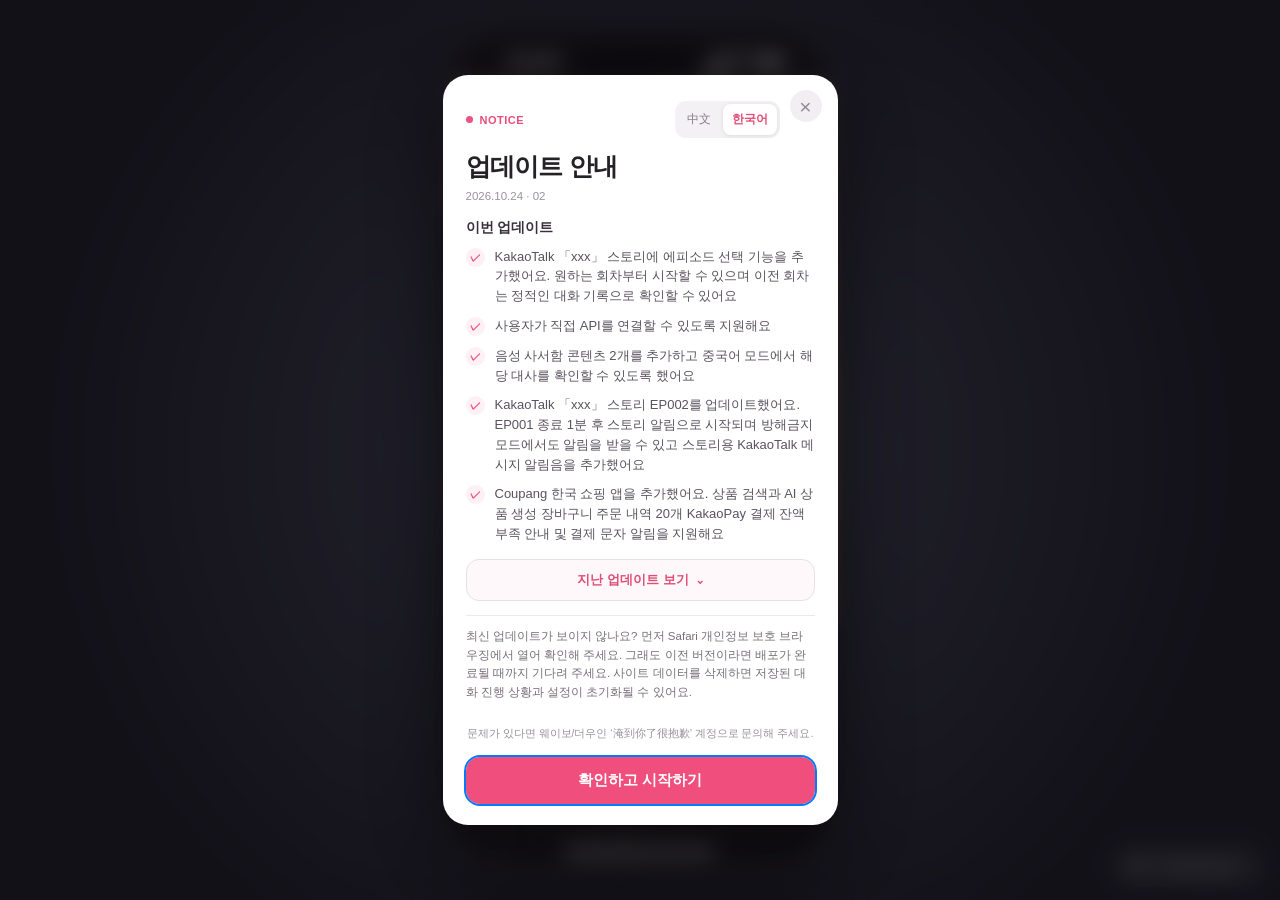
<file: index.html>
<!doctype html>
<!-- V7.1: Public 2023 Instagram post previews and real-profile photos; existing V7 retained. Real public Instagram accounts (virtual follow graph), screenshots and verified post links; original V5 retained.
     V5: home and Dock icon size calibrated to the user reference (about 15.45% of screen width). All other V4 layout and interactions preserved. -->
<html lang="ko"><head><meta charset="utf-8"><meta name="viewport" content="width=device-width, initial-scale=1, viewport-fit=cover, user-scalable=no"><meta name="theme-color" content="#8996c9"><meta name="apple-mobile-web-app-capable" content="yes"><meta name="apple-mobile-web-app-status-bar-style" content="black-translucent"><title>이재현의 iPhone · 팬메이드 by imsryforyan</title><meta name="author" content="imsryforyan"><meta name="description" content="iOS 26 스타일 인터랙티브 가상 iPhone 팬메이드 프로젝트. 제작 및 개발: imsryforyan."><meta property="og:type" content="website"><meta property="og:site_name" content="iPhone iOS 26 Fan-made"><meta property="og:title" content="이재현의 iPhone · 팬메이드 by imsryforyan"><meta property="og:description" content="인터랙티브 가상 iPhone 웹사이트 · 제작: imsryforyan · 비공식 팬 프로젝트"><meta name="twitter:card" content="summary"><meta name="twitter:title" content="이재현의 iPhone · by imsryforyan"><meta name="twitter:description" content="팬메이드 가상 iPhone 프로젝트 · 제작 imsryforyan"><link rel="author" href="./credits.html"><style>
:root{--blue:#007aff;--safe-top:env(safe-area-inset-top,0px);--safe-bottom:env(safe-area-inset-bottom,0px);font-family:-apple-system,BlinkMacSystemFont,"Apple SD Gothic Neo",system-ui,sans-serif;-webkit-tap-highlight-color:transparent}*{box-sizing:border-box}html,body{width:100%;height:100%;margin:0;overflow:hidden;background:#141824}button,input,textarea{font-family:inherit}button{border:0;cursor:pointer;-webkit-tap-highlight-color:transparent}button:active{opacity:.75}button:focus-visible{outline:2px solid var(--blue)}.hide{display:none!important}
#device{width:100%;height:100dvh;max-width:440px;position:relative;overflow:hidden;margin:auto;isolation:isolate;color:#fff;background:#b3bde5;user-select:none;-webkit-user-select:none}#wallpaper{position:absolute;inset:0;background-image:none;background-position:center;background-size:cover;z-index:-1;pointer-events:none}#wallpaper:after{content:"";position:absolute;inset:0;background:linear-gradient(180deg,#13164a21 0%,transparent 26%,transparent 65%,#04183c23 100%)}@media(min-width:550px){body{display:grid;place-items:center;background:radial-gradient(circle at center,#4b5161 0,#15161c 75%)}#device{height:min(94dvh,956px);aspect-ratio:440/956;width:auto;border:7px solid #16171a;border-radius:58px;box-shadow:0 0 0 1px #858b96,0 25px 80px #000a}#wallpaper{border-radius:50px}}
#status{position:absolute;z-index:70;top:calc(var(--safe-top) + 8px);left:0;right:0;height:39px;display:flex;justify-content:space-between;align-items:center;padding:0 30px 0 32px;pointer-events:none;color:#fff;text-shadow:0 1px 3px #171a3c35;font-weight:650;font-size:15px;letter-spacing:-.2px}#status.dark{color:#1b1b20;text-shadow:none}#status .right{display:flex;align-items:center;gap:5px}#status .right svg{display:block}.dynamic-island{position:absolute;z-index:80;top:calc(var(--safe-top) + 10px);left:50%;transform:translateX(-50%);width:126px;height:37px;border-radius:26px;background:#030303;box-shadow:0 0 0 1px #1d1d1dbb;pointer-events:none}.dynamic-island:after{content:"";position:absolute;right:13px;top:13px;width:10px;height:10px;border-radius:100%;background:radial-gradient(circle at 40% 30%,#1a2e49,#05080f 70%)}#gesture{position:absolute;z-index:90;bottom:calc(var(--safe-bottom) + 8px);left:50%;transform:translateX(-50%);height:5px;width:135px;border-radius:7px;background:#fff;box-shadow:0 1px 3px #0002;touch-action:none}#gesture.ink{background:#222}#gesture:active{height:6px}
.layer{position:absolute;inset:0}.lockscreen{z-index:10;display:flex;flex-direction:column;align-items:center;padding-top:calc(var(--safe-top) + 91px);background:linear-gradient(#0002,transparent 55%,#0003);touch-action:pan-y}.lock-date{font-size:20px;font-weight:500;line-height:1.4;text-shadow:0 2px 7px #152e7640}.lock-clock{font-size:clamp(78px,24vw,112px);line-height:1.02;font-weight:250;letter-spacing:-5px;font-variant-numeric:tabular-nums;text-shadow:0 3px 14px #10235833}.lock-tools{position:absolute;left:0;right:0;bottom:calc(var(--safe-bottom) + 38px);display:flex;align-items:center;justify-content:space-between;padding:0 44px}.lock-tool{width:51px;height:51px;border-radius:50%;display:grid;place-items:center;background:#2023367a;color:white;backdrop-filter:blur(20px);-webkit-backdrop-filter:blur(20px)}.unlock-hint{position:absolute;bottom:calc(var(--safe-bottom) + 114px);font-size:14px;font-weight:450;text-shadow:0 1px 5px #0009}.passcode{z-index:20;display:none;flex-direction:column;align-items:center;justify-content:center;padding-bottom:8vh;background:linear-gradient(155deg,#6077bded,#8f9fcedc 62%,#7898b7e8);backdrop-filter:blur(38px);-webkit-backdrop-filter:blur(38px)}.passcode.active{display:flex}.pass-title{font-size:20px;font-weight:520;margin:0 0 25px}.pin-dots{display:flex;gap:20px;margin-bottom:62px}.pin-dot{width:12px;height:12px;border-radius:100%;border:1.6px solid #fff}.pin-dot.filled{background:#fff}.numpad{display:grid;grid-template-columns:repeat(3,80px);gap:17px 24px}.number{height:75px;width:75px;border-radius:50%;background:#ffffff35;color:white;font-size:30px;font-weight:350;display:flex;align-items:center;justify-content:center}.number.blank{visibility:hidden}.pin-actions{width:264px;display:flex;justify-content:space-between;margin-top:26px}.pin-actions button{background:none;color:white;font-size:14px}
.homescreen{z-index:5;padding-top:calc(var(--safe-top) + 81px);padding-bottom:calc(var(--safe-bottom) + 140px);overflow:hidden}.widgetrow{display:grid;grid-template-columns:1fr 1fr;gap:12px;margin:0 20px 29px}.widget-shell{min-width:0}.widget{height:155px;border-radius:26px;position:relative;overflow:hidden;padding:15px 16px 12px;box-shadow:inset 0 0 0 .8px #ffffff65,0 5px 16px #21377818}.weather{background:linear-gradient(145deg,#448ac5,#3169b1 66%,#5b95d5);color:white}.weather .city{font-weight:660;font-size:12px}.weather .temp{font-weight:260;font-size:45px;line-height:1.13;letter-spacing:-2px;margin-top:1px}.weather svg{width:37px;height:28px;margin-top:0}.weather .desc{font-size:11px;font-weight:600}.weather .range{font-size:10.5px;opacity:.93;margin-top:4px}.calendarwidget{background:#f4e5faeb;color:#2d2534}.calendarwidget .wweekday{font-size:12px;color:#f0534a;font-weight:690}.calendarwidget .wday{font-size:47px;font-weight:350;line-height:1.18}.calendarwidget .noevent{font-size:12px;opacity:.8;margin-top:26px}.widget-label{text-align:center;font-size:11.5px;font-weight:450;color:#fff;text-shadow:0 1px 5px #0005;margin-top:6px}
.icon-grid{display:grid;grid-template-columns:repeat(4,1fr);column-gap:6px;row-gap:23px;margin:0 17px;justify-items:center;align-items:start}.app-entry{display:flex;align-items:center;flex-direction:column;background:none;color:#fff;width:100%;min-width:0;gap:5px;text-shadow:0 1px 5px #0007;padding:0}.app-entry span{font-size:12px;font-weight:410;white-space:nowrap;max-width:96%;text-overflow:ellipsis;overflow:hidden}.app-icon{height:61px;width:61px;border-radius:15px;overflow:hidden;display:grid;place-items:center;position:relative;box-shadow:0 .5px 2px #17245e23,inset 0 .5px .8px #fff8}.app-icon svg{width:100%;height:100%;display:block}.app-icon:after{content:"";position:absolute;inset:0;border-radius:inherit;border:.6px solid #ffffff42;pointer-events:none}.dock{position:absolute;left:18px;right:18px;bottom:calc(var(--safe-bottom) + 20px);height:92px;padding:12px 13px;display:flex;justify-content:space-between;align-items:center;z-index:6;background:#dae9f254;box-shadow:inset 0 .8px 1px #fff7,inset 0 0 0 .7px #ffffff60;backdrop-filter:blur(25px) saturate(1.5);-webkit-backdrop-filter:blur(25px) saturate(1.5);border-radius:29px}.dock .app-entry{width:25%}.dock .app-icon{width:60px;height:60px}.homesearch{position:absolute;bottom:calc(var(--safe-bottom) + 130px);left:50%;transform:translateX(-50%);border-radius:20px;background:#edf5ff69;backdrop-filter:blur(10px);-webkit-backdrop-filter:blur(10px);padding:4px 10px;min-width:61px;display:flex;align-items:center;justify-content:center;gap:3px;font-size:12px;text-shadow:0 1px 4px #0006;cursor:pointer}
.appscreen{z-index:30;display:none;background:#f2f2f7;color:#111;overflow:hidden;transform:translateY(100%);transition:transform .34s cubic-bezier(.2,.7,.15,1)}.appscreen.active{display:block;transform:translateY(0)}.appscreen.black{background:#000;color:white}.appscreen.white{background:#fff}.appscreen.music-bg{background:#1b202a;color:#fff}.appscreen.kakao-bg{background:#f7f7f7}.screen-content{position:absolute;inset:calc(var(--safe-top) + 57px) 0 calc(var(--safe-bottom) + 30px);overflow-y:auto;overscroll-behavior:contain;scrollbar-width:none;-webkit-user-select:text;user-select:text}.screen-content::-webkit-scrollbar{display:none}.appnav{height:50px;display:flex;align-items:center;justify-content:space-between;padding:0 19px;gap:8px}.appnav .navback{background:none;color:#007aff;font-size:16px;display:flex;align-items:center;gap:1px;padding:5px 0}.appnav .navright{background:none;color:#007aff;font-size:15px}.appnav .smallhead{font-weight:650;font-size:17px;text-align:center;flex:1}.large-title{font-size:34px;font-weight:720;letter-spacing:-1px;margin:6px 20px 16px}.ios-search{background:#e4e5ea;border-radius:11px;margin:0 18px 20px;display:flex;align-items:center;gap:8px;color:#8b8b94;padding:10px 12px;font-size:16px}.ios-search input{border:0;background:none;outline:none;font-size:15px;flex:1;min-width:0}.ios-list{background:#fff;border-radius:12px;margin:0 16px 20px;overflow:hidden}.ios-row{display:flex;align-items:center;gap:12px;border:0;border-bottom:1px solid #e7e7ed;background:#fff;width:100%;min-height:64px;padding:10px 15px;text-align:left;color:#161616}.ios-row:last-child{border-bottom:none}.avatar{height:45px;width:45px;border-radius:50%;flex:none;display:grid;place-items:center;color:#fff;font-size:17px;font-weight:700;background:linear-gradient(125deg,#c0b4cf,#8883a8)}.ios-main{flex:1;min-width:0}.ios-row strong{font-size:15.5px;font-weight:640}.ios-row p{margin:4px 0 0;color:#92929b;font-size:13px;overflow:hidden;text-overflow:ellipsis;white-space:nowrap}.ios-row small{font-size:12px;color:#9696a0;align-self:flex-start;margin-top:3px}.ios-tabs{position:absolute;bottom:calc(var(--safe-bottom) + 18px);height:62px;left:0;right:0;display:flex;align-items:center;justify-content:space-around;background:#fbfbfbe9;box-shadow:0 -1px 0 #00000010;backdrop-filter:blur(15px);-webkit-backdrop-filter:blur(15px)}.ios-tabs button{width:20%;height:100%;background:none;color:#989aa5;display:flex;flex-direction:column;align-items:center;justify-content:center;gap:2px;font-size:9px}.ios-tabs button.selected{color:#007aff}.ios-tabs svg{width:23px;height:23px}.tabscreen{bottom:calc(var(--safe-bottom) + 80px)}.chathead{display:flex;align-items:center;justify-content:space-between;padding:0 14px;height:50px;border-bottom:1px solid #ddd5;gap:12px}.chatback{color:#007aff;background:none;font-size:17px}.chattitle{font-size:16px;font-weight:620}.chatbody{padding:17px 16px 0;display:flex;flex-direction:column;gap:13px}.bubble{max-width:77%;font-size:16px;line-height:1.3;padding:10px 14px;border-radius:18px;align-self:flex-start;background:#e8e8ed;color:#151515;overflow-wrap:anywhere}.bubble.mine{background:#35c85b;color:white;align-self:flex-end}.chatfooter{position:absolute;left:0;right:0;bottom:calc(var(--safe-bottom) + 26px);padding:9px 12px;background:#f6f6fa;border-top:1px solid #ddd9;display:flex;gap:9px;align-items:center}.chatfooter input{flex:1;min-width:0;padding:10px 13px;border:1px solid #dedee4;border-radius:20px;outline:none;font-size:16px;background:#fff}.chatfooter button{background:#007aff;color:white;border-radius:50%;height:32px;width:32px;font-size:20px}.chat-scroller{position:absolute;inset:calc(var(--safe-top) + 111px) 0 calc(var(--safe-bottom) + 82px);overflow:auto}.kakao-chat{background:#b0c5d5}.kakao-chat .bubble{background:#fff}.kakao-chat .bubble.mine{background:#ffe500;color:#1d1d1d}.keypad{display:grid;grid-template-columns:repeat(3,1fr);gap:18px;margin:40px auto 18px;width:300px;text-align:center}.dial-key{width:76px;height:76px;border-radius:50%;margin:auto;background:#e5e6ec;color:#17171a;font-size:29px;display:grid;place-items:center;font-weight:340}.dial-key span{display:block;font-size:8px;letter-spacing:2px}.dial-display{height:52px;text-align:center;font-size:29px;font-weight:350;margin-top:30px}.call-btn{display:block;margin:22px auto;width:75px;height:75px;border-radius:50%;background:#34c759;color:white;display:grid;place-items:center}.calendar-days{display:grid;grid-template-columns:repeat(7,1fr);text-align:center;gap:9px 3px;padding:8px 14px}.calcell{height:39px;display:grid;place-items:center;font-size:16px;border-radius:50%;background:none;color:#202024}.calcell.dim{color:#bbb}.calcell.today{background:#ff3b30;color:#fff}.calcell.chosen{background:#e7e7ec}.weekdays{display:grid;grid-template-columns:repeat(7,1fr);text-align:center;font-size:13px;font-weight:600;color:#8d8d98;padding:5px 14px;border-bottom:1px solid #e2e2e8}.weekdays span:first-child{color:#ff3b30}.monthheader{display:flex;align-items:center;justify-content:space-between;padding:14px 20px 2px;font-size:27px;font-weight:700}.monthheader button{color:var(--blue);background:none;font-size:23px}.note-item{padding:15px 16px;border-bottom:1px solid #eee}.note-item strong{font-size:17px}.note-item p{font-size:14px;color:#96969c;margin:4px 0 0}.note-edit{width:100%;height:100%;padding:10px 20px 25px;border:0;background:transparent;outline:none;resize:none;font-size:18px;line-height:1.48}.tile-grid{display:grid;grid-template-columns:repeat(3,1fr);gap:2px}.photo-tile{border:0;padding:0;aspect-ratio:1;background-size:cover;background-position:center;position:relative}.photo-tile:after{content:"";position:absolute;inset:0;background:linear-gradient(0deg,#0003,transparent 42%)}.photo-full{height:100%;width:100%;background-size:cover;background-position:center}.tinylabel{color:#888894;font-size:13px;margin:10px 21px}.safari-top{background:#f5f5f8;border-radius:17px;overflow:hidden;margin:14px 18px;padding:17px}.safari-favorites{display:grid;grid-template-columns:repeat(4,1fr);text-align:center;gap:7px}.safari-fav{background:none;text-align:center;color:#666;font-size:11px}.safari-fav i{height:53px;width:53px;display:grid;place-items:center;background:#fff;border-radius:13px;margin:0 auto 6px;box-shadow:0 2px 6px #0001;font-style:normal;color:#007aff;font-size:27px}.urlbar{position:absolute;bottom:12px;left:17px;right:17px;display:flex;align-items:center;gap:10px}.urlbar form{display:flex;align-items:center;flex:1;background:#e9e9ee;border-radius:24px;padding:12px 15px}.urlbar input{width:100%;border:0;outline:none;background:none;font-size:15px}.urlbar button{background:none;color:#007aff;font-size:18px}.music-cover{aspect-ratio:1;max-width:345px;margin:25px auto 23px;border-radius:9px;background:linear-gradient(145deg,#503f68,#d28d96 42%,#444b71 82%);display:grid;place-items:center;box-shadow:0 13px 40px #0007;color:#fff;font-size:75px}.music-info{display:flex;justify-content:space-between;margin:0 35px}.music-info strong{font-size:22px}.music-info p{color:#bec0c8;margin:5px 0;font-size:15px}.music-line{height:5px;background:#ffffff35;border-radius:9px;margin:22px 35px 9px;overflow:hidden}.music-line span{height:100%;display:block;width:22%;background:#fff;border-radius:9px}.music-controls{display:flex;justify-content:space-around;align-items:center;margin:45px 39px}.music-controls button{background:none;color:#fff;font-size:37px}.yt-top,.ig-top{display:flex;align-items:center;justify-content:space-between;padding:7px 17px 17px}.yt-logo{font-size:24px;font-weight:720;letter-spacing:-1.1px}.video-thumb{height:205px;background:linear-gradient(145deg,#c5d5e5,#6a8aab,#d7b0a2);display:grid;place-items:center;color:#fff;font-size:50px;position:relative}.video-meta{display:flex;gap:12px;padding:12px 16px 20px}.video-meta strong{font-size:15px}.video-meta p{font-size:12px;color:#888;margin:4px 0}.ig-stories{display:flex;gap:16px;padding:8px 17px 15px;overflow:auto}.ig-story{display:flex;flex-direction:column;align-items:center;gap:6px;font-size:11px}.ig-story i{height:67px;width:67px;border-radius:50%;background:linear-gradient(35deg,#f6cf47,#f2436d,#8d39ce);padding:3px;display:grid;place-items:center;font-style:normal;color:#fff}.ig-story i span{height:100%;width:100%;background:linear-gradient(150deg,#dddce2,#9cb9b9);border:2px solid white;border-radius:50%;display:grid;place-items:center;font-size:23px}.ig-pic{aspect-ratio:1/1;display:grid;place-items:center;background:linear-gradient(135deg,#edd2cb,#be92a9 45%,#6b92b7);font-size:60px;color:#fff}.iostoast{position:absolute;z-index:95;left:50%;transform:translateX(-50%);bottom:calc(var(--safe-bottom) + 135px);background:#222e;color:white;font-size:13px;padding:10px 15px;border-radius:24px;pointer-events:none;max-width:90%;text-align:center;opacity:0;transition:opacity .2s}.iostoast.show{opacity:1}

/* V4: reference screenshots are used only as a size guideline. */
:root {
  --home-icon: clamp(56px, 15.45vw, 68px);
  --home-caption: clamp(11px, 2.95vw, 13px);
}
#status {
  top:calc(var(--safe-top) + 8px);
  padding-left: clamp(36px, 12.2vw, 54px);
  padding-right: clamp(32px, 9.55vw, 42px);
  font-size:17px;
  letter-spacing:-.35px;
  font-weight:620;
}
.dynamic-island{top:calc(var(--safe-top) + 14px);height:36px;}
/* Do not reproduce the user's app placement, widgets or background. */
.homescreen{padding-top:calc(var(--safe-top) + 95px);padding-bottom:calc(var(--safe-bottom) + 159px);}
.widgetrow{display:none!important;}
.icon-grid{
  grid-template-columns:repeat(4,minmax(0,1fr));
  gap:23px 3px;
  margin:0 18px;
}
.app-entry{gap:5px;overflow:visible;text-shadow:0 1px 4px rgba(0,0,0,.42)}
.app-entry span{font-size:var(--home-caption);line-height:1.22;font-weight:430;max-width:100%;letter-spacing:-.2px;}
.app-entry.story-auto-tap .app-icon{animation:homeStoryTap .52s ease both}
@keyframes homeStoryTap{0%,100%{transform:scale(1);filter:none}45%{transform:scale(.82);filter:brightness(.78);box-shadow:0 0 0 9px #ffffff40}}
.app-icon{
  width:var(--home-icon);height:var(--home-icon);
  border-radius:22.5%;
  box-shadow:0 .8px 1.8px rgba(0,0,0,.16),inset 0 .6px 1px #ffffff55;
}
.app-icon:after{border-radius:inherit;}
.dock{
  left:19px;right:19px;
  bottom:calc(var(--safe-bottom) + 18px);
  height:116px;
  padding:18px 16px;
  border-radius:37px;
  background:rgba(230,237,244,.31);
  border:1px solid rgba(255,255,255,.26);
  box-shadow:inset 0 1px 2px rgba(255,255,255,.45),0 1px 6px rgba(0,0,0,.055);
  -webkit-backdrop-filter:blur(28px) saturate(1.7);
  backdrop-filter:blur(28px) saturate(1.7);
}
.dock .app-icon{width:var(--home-icon);height:var(--home-icon);}
.dock .app-entry{width:25%;gap:0;}
.dock .app-entry span{display:none;}
.homesearch{bottom:calc(var(--safe-bottom) + 156px);font-size:12px;padding:5px 12px;background:#ffffff50;}
#gesture{width:150px;bottom:calc(var(--safe-bottom) + 12px);height:5px;}
.lockscreen{
  padding-top:calc(var(--safe-top) + 82px);
  background:linear-gradient(180deg,rgba(0,0,0,.15),transparent 44%,rgba(0,0,0,.24));
}
.lock-date{
  font-size:19px;
  font-weight:590;
  line-height:1.3;
  letter-spacing:-.55px;
  text-shadow:0 1px 5px rgba(0,0,0,.18);
}
.lock-clock{
  margin-top:8px;
  font-size:clamp(90px,26vw,115px);
  font-weight:640;
  line-height:.96;
  letter-spacing:-5px;
  font-variant-numeric:proportional-nums;
  font-feature-settings:'tnum' 0;
  color:rgba(255,255,255,.68);
  -webkit-text-stroke:.7px rgba(255,255,255,.75);
  background:linear-gradient(178deg,rgba(255,255,255,.97),rgba(244,251,255,.61) 48%,rgba(255,255,255,.52) 80%,rgba(255,255,255,.86));
  -webkit-background-clip:text;
  background-clip:text;
  -webkit-text-fill-color:transparent;
  filter:drop-shadow(0px 2px 2px rgba(0,0,0,.27));
  text-shadow:none;
}
.lock-tools{bottom:calc(var(--safe-bottom) + 54px);padding:0 52px;}
.lock-tool{width:70px;height:70px;background:rgba(26,30,37,.38);box-shadow:inset 0 0 0 .6px rgba(255,255,255,.09);}
.lock-tool svg{width:32px;height:32px;}
.unlock-hint{bottom:calc(var(--safe-bottom) + 131px);font-size:13px;opacity:.86;}
@media(max-width:390px){
  .homescreen{padding-top:calc(var(--safe-top) + 86px);}
  .dock{height:103px;padding:15px 11px;}
  .homesearch{bottom:calc(var(--safe-bottom) + 143px);}
  .lock-date{font-size:17px;}
  .lock-clock{letter-spacing:-4px;}
  .lock-tools{padding:0 44px;}
}
</style><link rel="stylesheet" href="./wallpaper.css?v=1"><style id="sms-chat-layout-v1">
#app.sms-chat-mode .chat-scroller{inset:50px 0 59px}
#app.sms-chat-mode .chatfooter{bottom:0}
#app.sms-chat-mode .chatbody{padding-top:17px;padding-bottom:18px}
</style><style id="sms-v19">
.sms-list{margin:0;background:#fff;border-radius:0;padding-bottom:22px}.sms-row{position:relative;min-height:76px;padding:9px 15px 9px 20px;gap:11px}.sms-row .avatar{width:49px;height:49px;font-size:18px;background:#8e8e93}.sms-row .ios-main strong{display:flex;align-items:center;gap:5px;font-size:16px}.sms-row .ios-main p{font-size:13px;line-height:1.28;margin-top:5px}.sms-row>small{display:flex;align-items:center;gap:4px;white-space:nowrap}.sms-row>small b{font-size:18px;font-weight:400;color:#c7c7cc;line-height:.7}.sms-row.unread .ios-main strong{font-weight:760}.sms-dot{position:absolute;left:7px;top:35px;width:7px;height:7px;border-radius:50%;background:#007aff}.sms-row.risk .avatar{background:#d9d9de!important;color:#777}.sms-row.risk .ios-main p{color:#7c7c84}.sms-filter{display:flex;gap:7px;margin:-7px 18px 12px;overflow:hidden}.sms-filter span{background:#f1f1f6;color:#555;padding:6px 10px;border-radius:14px;font-size:11px;white-space:nowrap}.sms-filter span:first-child{background:#e4efff;color:#0878ed}.sms-count{font-size:12px;color:#8e8e93;font-weight:500;margin-left:4px}
</style><style id="photos-v21">
#app.photos-mode{background:#fff;color:#111}#app.photos-mode #appcontent{overflow:hidden!important}.ph-page{position:absolute;inset:0;background:#fff;color:#111;display:flex;flex-direction:column}.ph-top{height:52px;flex:none;display:flex;align-items:center;justify-content:space-between;padding:2px 17px 0;border-bottom:1px solid #eee}.ph-top h1{font-size:28px;line-height:1;margin:0;font-weight:760;letter-spacing:-1px}.ph-top button,.ph-pill,.ph-circle{background:#f1f1f5;color:#087cff;border:0}.ph-top-actions{display:flex;gap:8px}.ph-circle{width:34px;height:34px;border-radius:50%;font-size:18px;display:grid;place-items:center}.ph-pill{height:34px;border-radius:18px;padding:0 14px;font-size:14px;font-weight:650}.ph-subhead{padding:15px 16px 10px;display:flex;align-items:end;justify-content:space-between}.ph-subhead strong{font-size:21px}.ph-subhead small{font-size:13px;color:#8e8e93}.ph-scroll{flex:1;min-height:0;overflow-y:auto;overscroll-behavior:contain;-webkit-overflow-scrolling:touch;padding-bottom:82px}.ph-grid{display:grid;grid-template-columns:repeat(3,1fr);gap:2px;padding:0 2px}.ph-tile{position:relative;aspect-ratio:1;background:#e9e9ed;overflow:hidden;padding:0;border:0}.ph-tile img{width:100%;height:100%;object-fit:cover;display:block}.ph-tile .ph-check{position:absolute;right:7px;top:7px;width:23px;height:23px;border-radius:50%;border:2px solid #fff;background:#24242466;color:#fff;font-size:14px;display:grid;place-items:center}.ph-tile.selected .ph-check{background:#0a84ff}.ph-tile.is-error:after{content:'불러올 수 없음';position:absolute;inset:0;display:grid;place-items:center;color:#8e8e93;font-size:10px;background:#eee}.ph-tabs{position:absolute;left:0;right:0;bottom:0;height:72px;padding:7px 18px max(9px,var(--safe-bottom));display:flex;justify-content:space-around;background:#fbfbfbeF;border-top:1px solid #ddd;backdrop-filter:blur(18px);z-index:4}.ph-tabs button{background:none;color:#8e8e93;display:flex;flex-direction:column;align-items:center;gap:3px;font-size:10px;min-width:58px}.ph-tabs button i{font-style:normal;font-size:22px;height:25px}.ph-tabs button.active{color:#087cff}.ph-status{min-height:220px;display:grid;place-items:center;text-align:center;color:#8e8e93;padding:32px}.ph-status b{display:block;color:#222;font-size:19px;margin-bottom:7px}.ph-loader{width:24px;height:24px;border:3px solid #d8d8dc;border-top-color:#087cff;border-radius:50%;animation:phspin .8s linear infinite;margin:0 auto 14px}@keyframes phspin{to{transform:rotate(360deg)}}.ph-albums{padding:0 16px 100px}.ph-album-grid{display:grid;grid-template-columns:1fr 1fr;gap:18px 12px}.ph-album{background:none;text-align:left;padding:0;color:#111}.ph-album-cover{aspect-ratio:1;border-radius:12px;overflow:hidden;background:#ededf0;display:grid;place-items:center;color:#8e8e93;font-size:32px}.ph-album-cover img{width:100%;height:100%;object-fit:cover}.ph-album b{display:block;font-size:15px;margin-top:7px}.ph-album small{color:#8e8e93;font-size:12px}.ph-selection{height:44px;display:flex;align-items:center;justify-content:center;border-bottom:1px solid #eee;font-size:14px;font-weight:650}.ph-detail{position:absolute;inset:0;background:#000;color:#fff;display:flex;flex-direction:column;touch-action:none}.ph-detail-top{height:54px;flex:none;display:flex;align-items:center;justify-content:space-between;padding:0 12px;background:#090909;z-index:3}.ph-detail-top button,.ph-detail-bottom button{background:none;color:#fff;font-size:24px;padding:7px 10px}.ph-detail-title{text-align:center;min-width:0}.ph-detail-title b{display:block;font-size:14px}.ph-detail-title small{display:block;color:#aaa;font-size:10px}.ph-stage{position:relative;flex:1;min-height:0;display:grid;place-items:center;overflow:hidden;background:#000}.ph-stage img{max-width:100%;max-height:100%;width:100%;height:100%;object-fit:contain;transform-origin:center;transition:transform .2s ease;will-change:transform;-webkit-user-drag:none}.ph-stage.is-error:after{content:'사진을 불러올 수 없습니다';position:absolute;inset:0;display:grid;place-items:center;color:#aaa}.ph-detail-bottom{height:62px;flex:none;display:flex;align-items:center;justify-content:space-around;background:#090909;z-index:3}.ph-detail-bottom button.on{color:#ffd60a}.ph-counter{font-size:12px;color:#aaa}.ph-empty-fav{font-size:42px;margin-bottom:10px}.ph-refresh-note{font-size:11px;color:#8e8e93;padding:8px 16px 12px}.ph-hidden{display:none!important}
</style><style id="safari-v22">
.safari-page{position:absolute;inset:0 0 0;background:#f2f2f7;overflow-y:auto;padding:8px 0 118px}.safari-section-head{display:flex;align-items:center;justify-content:space-between;margin:28px 20px 11px}.safari-section-head b{font-size:21px;letter-spacing:-.45px}.safari-section-head span{font-size:13px;color:#8e8e93}.safari-history{margin:0 16px;background:#fff;border-radius:15px;overflow:hidden;box-shadow:0 .5px 0 #0000000d}.safari-history-row{width:100%;height:52px;padding:0 14px;background:#fff;color:#111;display:flex;align-items:center;gap:11px;text-align:left;border-bottom:1px solid #ececf0}.safari-history-row:last-child{border-bottom:0}.safari-history-row>i{font-style:normal;width:28px;height:28px;border-radius:50%;background:#f1f1f5;color:#7f7f88;display:grid;place-items:center;font-size:15px;flex:none}.safari-history-row>span{min-width:0;flex:1;font-size:15px;white-space:nowrap;overflow:hidden;text-overflow:ellipsis}.safari-history-row>small{font-size:11px;color:#aaa;flex:none}.safari-privacy{margin:0 16px;padding:15px 16px;border-radius:15px;background:#fff;display:flex;gap:12px;align-items:center}.safari-privacy i{font-style:normal;color:#007aff;font-size:25px}.safari-privacy b{display:block;font-size:14px}.safari-privacy p{margin:3px 0 0;color:#8e8e93;font-size:11px;line-height:1.3}
</style><style id="phone-v23-style">
.phone-scroll{position:absolute;inset:48px 0 calc(var(--safe-bottom) + 82px);overflow-y:auto;-webkit-overflow-scrolling:touch;overscroll-behavior:contain;padding-bottom:18px}.phone-scroll::-webkit-scrollbar{display:none}.phone-segment{display:flex;justify-content:center;margin:-2px 18px 13px}.phone-segment span{background:#e7e7ec;border-radius:8px;padding:5px 31px;font-size:13px;font-weight:650}.phone-section{margin:19px 20px 7px;color:#707078;font-size:13px;font-weight:650}.phone-list{margin:0;background:#fff;border-top:1px solid #dedee3;border-bottom:1px solid #dedee3}.phone-row{display:flex;align-items:center;width:100%;min-height:65px;padding:8px 18px;background:#fff;color:#17171a;text-align:left;gap:12px;border-bottom:1px solid #e5e5ea}.phone-row:last-child{border-bottom:0}.phone-row .call-kind{width:17px;color:#9a9aa2;font-size:16px;text-align:center;flex:none}.phone-row .call-main{flex:1;min-width:0}.phone-row strong{font-size:16px;font-weight:620;display:block;overflow:hidden;text-overflow:ellipsis;white-space:nowrap}.phone-row.missed strong{color:#ff3b30}.phone-row p{margin:4px 0 0;color:#8e8e93;font-size:13px;white-space:nowrap;overflow:hidden;text-overflow:ellipsis}.phone-row time{font-size:13px;color:#8e8e93;white-space:nowrap}.phone-row .info{color:#007aff;font-size:20px;margin-left:3px}.contact-avatar{width:43px;height:43px;border-radius:50%;color:#fff;display:grid;place-items:center;font-weight:700;font-size:15px;flex:none}.contact-chevron{color:#c6c6cb;font-size:21px}.phone-empty{text-align:center;color:#8e8e93;padding:65px 28px}.phone-empty i{display:block;font-style:normal;font-size:48px;margin-bottom:12px}.phone-empty b{display:block;color:#242428;font-size:19px;margin-bottom:7px}.phone-empty span{font-size:14px;line-height:1.45}.call-screen{position:absolute;inset:0;color:#fff;text-align:center;overflow:hidden;background:radial-gradient(circle at 50% 4%,#7d838e 0,#515660 24%,#292b31 55%,#111216 82%,#090a0d 100%);touch-action:manipulation}.call-screen:before{content:"";position:absolute;inset:0;background:linear-gradient(180deg,#ffffff18 0,#ffffff05 24%,transparent 52%,#0004 100%);pointer-events:none}.call-person{position:relative;padding-top:64px}.call-person .call-label{font-size:13px;color:#d7d8dc;margin-bottom:7px;font-weight:450}.call-person h1{font-size:34px;line-height:1.08;margin:0;font-weight:530;letter-spacing:-.7px}.call-person p{height:20px;margin:10px 0 0;color:#e5e5e8;font-size:15px;font-variant-numeric:tabular-nums}.call-transcript{position:relative;height:clamp(184px,29dvh,238px);margin:31px 18px 0;padding:17px 16px 14px;border:1px solid #ffffff20;border-radius:24px;background:linear-gradient(150deg,#17181dcc,#202127b8);box-shadow:inset 0 1px 0 #ffffff0d,0 15px 34px #0004;text-align:left;overflow-y:auto;overscroll-behavior:contain;scrollbar-width:none;backdrop-filter:blur(22px);-webkit-backdrop-filter:blur(22px)}.call-transcript::-webkit-scrollbar{display:none}.call-transcript h2{font-size:14px;margin:0 0 11px;color:#d0d1d5;font-weight:600}.call-tap-hint{position:absolute;inset:54px 16px 16px;display:grid;place-items:center;text-align:center;color:#aeb0b6;font-size:13px;line-height:1.45}.call-tap-hint i{display:block;font-style:normal;font-size:26px;color:#d7d8dc;margin-bottom:7px;animation:tapPulse 1.3s ease-in-out infinite}.call-line{max-width:89%;width:max-content;margin:8px 0;padding:9px 12px;border-radius:15px;background:#ffffff1c;font-size:13.5px;line-height:1.4;white-space:pre-line;animation:callLineIn .28s ease both}.call-line.mine{margin-left:auto;background:#2379dd}.call-line b{display:flex;align-items:center;gap:4px;font-size:10px;color:#c7c8ce;margin-bottom:3px;font-weight:500}.call-line.mine b{color:#d8eaff}.call-speaker-play{display:inline-grid;place-items:center;width:16px;height:16px;padding:0;border:0;border-radius:50%;background:#ffffff18;color:currentColor;font-size:8px;line-height:1}.call-speaker-play:active{background:#ffffff32;opacity:1}.call-wait{display:flex;gap:4px;align-items:center;color:#aaa;font-size:12px}.call-wait i{width:5px;height:5px;border-radius:50%;background:#aaa;animation:callDot 1.1s infinite}.call-wait i:nth-child(2){animation-delay:.15s}.call-wait i:nth-child(3){animation-delay:.3s}@keyframes tapPulse{0%,100%{opacity:.55;transform:scale(.96)}50%{opacity:1;transform:scale(1.06)}}@keyframes callDot{0%,60%,100%{opacity:.35;transform:translateY(0)}30%{opacity:1;transform:translateY(-3px)}}@keyframes callLineIn{from{opacity:0;transform:translateY(7px)}to{opacity:1;transform:none}}.call-actions{position:absolute;left:31px;right:31px;bottom:38px;display:grid;grid-template-columns:repeat(3,minmax(0,1fr));grid-template-rows:repeat(2,auto);gap:22px 25px;align-items:start}.call-control{min-width:0;padding:0;background:none;color:#f5f5f7;font-size:11px;line-height:1.15;display:flex;flex-direction:column;align-items:center;gap:7px}.call-control i{width:68px;height:68px;border-radius:50%;background:#ffffff24;border:1px solid #ffffff0a;display:grid;place-items:center;font-style:normal;box-shadow:inset 0 1px 0 #ffffff12}.call-control svg{width:31px;height:31px;display:block;stroke:currentColor}.call-control.hang i{background:#ff453a;box-shadow:0 9px 24px #0004}.call-control.hang svg{width:34px;height:34px;transform:rotate(135deg);fill:currentColor;stroke:none}.incoming-call-screen{background:radial-gradient(circle at 18% 5%,#694445 0,#49434b 30%,#293238 64%,#171d21 100%)}.incoming-call-screen:before{background:linear-gradient(180deg,#ffffff0b 0,transparent 44%,#00000028 100%)}.incoming-call-screen .call-person{padding-top:112px}.incoming-call-screen .call-person .call-label{margin-bottom:8px;color:#d5d2d4;font-size:15px}.incoming-call-screen .call-person h1{font-size:39px;font-weight:560;letter-spacing:-1px}.incoming-call-screen .call-person p{margin-top:9px;color:#d8d8db;font-size:15px}.incoming-call-actions{position:absolute;left:40px;right:40px;bottom:calc(var(--safe-bottom) + 48px);display:flex;align-items:flex-start;justify-content:space-between}.incoming-call-button{width:94px;padding:0;background:none;color:#fff;font-size:14px;font-weight:500;line-height:1.15;display:flex;flex-direction:column;align-items:center;gap:11px}.incoming-call-button i{width:78px;height:78px;border-radius:50%;display:grid;place-items:center;font-style:normal;color:#fff;box-shadow:0 8px 26px #0005,inset 0 1px 1px #ffffff35;transition:transform .12s ease,filter .12s ease}.incoming-call-button:active i{transform:scale(.92);filter:brightness(.88)}.incoming-call-button svg{width:38px;height:38px;display:block;fill:currentColor}.incoming-call-button.decline i{background:#ff453a}.incoming-call-button.decline svg{width:42px;height:42px}.incoming-call-button.accept i{background:#30d158}.incoming-call-button.accept svg{width:36px;height:36px}@media(max-height:720px){.call-person{padding-top:45px}.call-transcript{height:180px;margin-top:20px}.call-actions{bottom:26px;gap:15px 22px}.call-control i{width:58px;height:58px}.call-control svg{width:27px;height:27px}.call-control.hang svg{width:31px;height:31px}.incoming-call-screen .call-person{padding-top:78px}.incoming-call-actions{bottom:calc(var(--safe-bottom) + 32px)}.incoming-call-button i{width:70px;height:70px}.incoming-call-button svg{width:34px;height:34px}}
.phone-scroll{inset:48px 0 62px}.phone-scroll+.ios-tabs{bottom:0}
</style><style id="youtube-v25-style">
.yt-shell{position:absolute;inset:0;background:#fff;color:#111;overflow:hidden;display:flex;flex-direction:column}.yt-header{flex:none;background:#fff;z-index:3}.yt-top{min-height:58px;padding:7px 12px 7px 17px}.yt-search-btn{width:46px;height:46px;border-radius:50%;background:#f1f1f3!important;color:#111;display:grid;place-items:center;flex:none;box-shadow:inset 0 0 0 1px #00000008}.yt-search-btn svg{width:27px;height:27px;display:block}.yt-search-btn span{font-size:30px;line-height:1;font-weight:300;margin-top:-2px}.yt-feed{flex:1;min-height:0;overflow-y:auto;-webkit-overflow-scrolling:touch;overscroll-behavior:contain;padding-bottom:12px}.yt-feed::-webkit-scrollbar{display:none}.yt-bottom{height:66px;flex:none;display:flex;align-items:stretch;justify-content:space-around;background:#fff;border-top:1px solid #e5e5e5;padding-bottom:max(7px,var(--safe-bottom));z-index:5}.yt-bottom button{width:25%;background:none;color:#111;display:flex;flex-direction:column;align-items:center;justify-content:center;gap:2px;font-size:10px}.yt-bottom i{font-style:normal;font-size:23px;line-height:1}.yt-bottom button.active{font-weight:700}.yt-categories{display:flex;gap:7px;padding:0 13px 12px;overflow-x:auto}.yt-categories::-webkit-scrollbar{display:none}.yt-category{white-space:nowrap;background:#f1f1f1;color:#111;padding:7px 13px;border-radius:8px;font-size:13px}.yt-category.active{background:#151515;color:#fff}.yt-search-panel{padding:2px 16px 18px}.yt-search-bar{height:39px;border-radius:20px;background:#f1f1f3;display:flex;align-items:center;gap:8px;padding:0 13px;margin-bottom:16px;color:#777}.yt-search-bar input{border:0;outline:0;background:transparent;flex:1;min-width:0;font-size:14px;color:#111}.yt-history-title{font-size:16px;margin:0 0 7px}.yt-history-row{width:100%;min-height:55px;background:#fff;color:#111;border-bottom:1px solid #ededed;display:flex;align-items:center;gap:11px;padding:8px 3px;text-align:left}.yt-history-row>i{font-style:normal;font-size:19px;color:#666}.yt-history-text{flex:1;min-width:0}.yt-history-text b{display:block;font-size:14px;white-space:nowrap;overflow:hidden;text-overflow:ellipsis}.yt-history-text small{display:block;margin-top:3px;color:#8e8e93;font-size:11px;white-space:nowrap;overflow:hidden;text-overflow:ellipsis}.yt-history-arrow{color:#999;font-size:18px}.phone-scroll+.ios-tabs button{width:25%}

.yt-video-card{background:none;width:100%;padding:0;border:0;text-align:left;color:inherit;display:block}.yt-real-thumb{position:relative;width:100%;aspect-ratio:16/9;background:#111;overflow:hidden}.yt-real-thumb img{width:100%;height:100%;display:block;object-fit:cover}.yt-duration,.yt-shorts-badge{position:absolute;bottom:9px;color:#fff;background:#000c;border-radius:4px;padding:3px 6px;font-size:11px;font-weight:700}.yt-duration{right:9px}.yt-shorts-badge{left:9px;background:#ff0033}.yt-video-card .video-meta{padding:11px 14px 17px}.yt-video-card .avatar{background:#111;color:#fff;font-size:12px}.yt-video-card .video-meta strong{display:-webkit-box;-webkit-line-clamp:2;-webkit-box-orient:vertical;overflow:hidden;line-height:1.35}.yt-video-card .video-meta p{margin-top:5px}.yt-player-shell{background:#fff}.yt-player-head{height:55px;display:flex;align-items:center;gap:10px;padding:5px 12px;border-bottom:1px solid #eee;flex:none}.yt-player-back{width:40px;height:40px;border-radius:50%;background:#f1f1f3;color:#111;font-size:29px;line-height:1}.yt-player-head strong{font-size:16px}.yt-player-scroll{flex:1;min-height:0;overflow-y:auto;padding-bottom:calc(20px + var(--safe-bottom))}.yt-player-stage{width:100%;aspect-ratio:16/9;background:#000}.yt-player-stage.short{aspect-ratio:9/14;max-height:480px}.yt-player-stage iframe,.yt-player-stage video{width:100%;height:100%;border:0;display:block}.yt-player-stage video{object-fit:contain;background:#000}.yt-local-missing{position:absolute;left:50%;bottom:18px;transform:translateX(-50%);z-index:2;max-width:86%;padding:8px 12px;border-radius:8px;background:#000c;color:#fff;font-size:12px;white-space:nowrap}.yt-player-stage{position:relative}.yt-player-info{padding:17px 17px 24px}.yt-player-info h2{font-size:18px;line-height:1.4;margin:0 0 11px}.yt-player-channel{display:flex;align-items:center;gap:10px;border-top:1px solid #eee;padding-top:14px}.yt-player-channel .avatar{background:#111;color:#fff}.yt-open-link{margin-top:18px;width:100%;height:44px;border-radius:22px;background:#111;color:#fff;font-size:14px;font-weight:700}
</style><link rel="stylesheet" href="./music/music.css?v=5"><style id="maker-credit-style">@media (min-width:600px){#maker-credits-link{position:fixed;z-index:101;right:18px;bottom:15px;padding:9px 13px;border-radius:999px;background:#ffffff18;border:1px solid #ffffff32;color:#fff;font:12px -apple-system,BlinkMacSystemFont,system-ui,sans-serif;text-decoration:none;backdrop-filter:blur(12px)}}@media(max-width:599px){#maker-credits-link{display:none}}</style><link rel="stylesheet" href="./fromm/fromm.css?v=2"><link rel="stylesheet" href="./notifications/notifications.css?v=2"><link rel="stylesheet" href="./settings/settings.css?v=3&amp;build=model-select-v1"><link rel="stylesheet" href="./site-notice.css?v=5"><link rel="stylesheet" href="./kakao/shop.css?v=1"><link rel="stylesheet" href="./instagram/reels-ui.css?v=3"><style id="calendar-photos-v24">
.cal-nav .navback{font-size:14px}.cal-add{font-size:28px;line-height:1}.calcell{position:relative}.calcell.has-event:after{content:"";position:absolute;width:4px;height:4px;border-radius:50%;background:#ff3b30;bottom:2px;left:50%;transform:translateX(-50%)}.calcell.chosen.has-event:after{background:#fff}.cal-agenda{border-top:1px solid #e3e3e8;margin-top:16px;padding:14px 18px 90px}.cal-agenda h3{font-size:17px;margin:0 0 10px}.cal-event{min-height:54px;display:flex;align-items:center;gap:11px;border-bottom:1px solid #e8e8ed;padding:8px 2px}.cal-event>i{width:5px;height:36px;border-radius:3px;background:#ff3b30}.cal-event.private>i,.cal-event.user>i{background:#0a84ff}.cal-event span{display:flex;flex-direction:column;gap:4px}.cal-event b{font-size:14px}.cal-event small{font-size:12px;color:#8e8e93}.cal-empty{font-size:14px;color:#9a9aa2}.cal-form{padding:18px;overflow:auto}.cal-form>label,.cal-time-row label{display:flex;flex-direction:column;gap:7px;font-size:12px;color:#777;margin-bottom:16px}.cal-form input{height:45px;border:1px solid #dedee4;border-radius:11px;padding:0 12px;font-size:16px;background:#fff;color:#111}.cal-time-row{display:grid;grid-template-columns:1fr 1fr;gap:12px}.cal-form p{font-size:12px;color:#9a9aa2;line-height:1.5}.ph-album-cover.deleted{font-size:45px;color:#8e8e93;background:#f2f2f7}.ph-detail-title small{max-width:230px;white-space:nowrap;overflow:hidden;text-overflow:ellipsis}
</style></head><body><div id="ep001-build-proof" hidden style="position:fixed;top:54px;left:50%;transform:translateX(-50%);z-index:2147483647;background:#ffe84a;color:#111;border:2px solid #111;border-radius:9px;padding:5px 10px;font:700 12px Arial,sans-serif;pointer-events:none">EP001 TEST V028</div><a id="maker-credits-link" href="./credits.html" rel="author" aria-label="제작자 정보">제작 · imsryforyan ↗</a><div id="device"><div id="wallpaper"></div>
<div id="home" class="layer homescreen" aria-label="홈 화면"><div class="widgetrow">
 <div class="widget-shell"><div class="widget weather" data-open="calendar"><div class="city">서울특별시</div><div class="temp">22°</div><svg viewBox="0 0 48 34"><circle cx="20" cy="12" r="10" fill="#fff6ad"/><path d="M9 29c-8-9 2-21 13-15 10-9 23 2 17 12-2 4-4 5-9 5H14z" fill="#f4f5f8"/></svg><div class="desc">대체로 흐림</div><div class="range">최고: 24° 최저: 17°</div></div><div class="widget-label">날씨</div></div>
 <div class="widget-shell"><div class="widget calendarwidget" data-open="calendar"><div class="wweekday" id="widget-weekday">화요일</div><div class="wday" id="widget-day">20</div><div class="noevent">오늘 예정된 이벤트 없음</div></div><div class="widget-label">캘린더</div></div>
</div><div id="appgrid" class="icon-grid"></div><button id="homesearch" class="homesearch" aria-label="검색"><span style="font-size:15px">⌕</span> 검색</button><div class="dock" id="dock"></div></div>
<div id="lock" class="layer lockscreen"><div id="lockdate" class="lock-date">10월 20일 화요일</div><div id="locktime" class="lock-clock">9:41</div><div class="unlock-hint">위로 쓸어올려 잠금 해제</div><div class="lock-tools"><button class="lock-tool" id="flashlight" aria-label="손전등"><svg width="25" height="25" viewBox="0 0 24 24" fill="white"><path d="M6 2h12l-1 7-3 3v9a2 2 0 0 1-4 0v-9L7 9z"/></svg></button><button class="lock-tool" id="camera" aria-label="카메라"><svg width="24" height="24" viewBox="0 0 24 24" fill="none" stroke="white" stroke-width="2"><rect x="2" y="6" width="20" height="15" rx="4"/><path d="M8 6l1-3h6l1 3"/><circle cx="12" cy="13.5" r="4"/></svg></button></div></div>
<div id="passcode" class="layer passcode"><div class="pass-title">암호 입력</div><div class="pin-dots" id="pin-dots"></div><div class="numpad" id="numpad"></div><div class="pin-actions"><button data-pin-cancel>취소</button><button data-pin-del>지우기</button></div></div>
<div id="app" class="layer appscreen"><div id="appcontent" class="screen-content"></div></div>
<div id="status"><div id="status-time">9:41</div><div class="right"><svg width="22" height="18" viewBox="0 0 22 18" fill="currentColor"><rect x="1" y="12" width="4" height="6" rx="1"/><rect x="6.5" y="9" width="4" height="9" rx="1"/><rect x="12" y="5" width="4" height="13" rx="1"/><rect x="17.5" y="1" width="4" height="17" rx="1"/></svg><svg width="20" height="17" viewBox="0 0 22 18" fill="none" stroke="currentColor" stroke-width="2.6" stroke-linecap="round"><path d="M2 6q9-9 18 0M6 10q5-5 10 0M10 14q1-1 2 0"/></svg><svg width="30" height="15" viewBox="0 0 32 16" fill="none" stroke="currentColor"><rect x="1" y="1.5" width="27" height="13" rx="4" stroke-width="1.5"/><path d="M29.5 6v4" stroke-width="2.3" stroke-linecap="round"/><rect x="3.5" y="4" width="21" height="8" rx="2" fill="currentColor" stroke="none"/></svg></div></div>
<div class="dynamic-island"></div><div id="gesture" role="button" aria-label="홈으로 돌아가기"></div><div id="toast" class="iostoast"></div></div><script src="./call-audio/story-calls.js?build=ep003-call-v1"></script><script>
'use strict';
const $=s=>document.querySelector(s), escapeHTML=s=>String(s??'').replace(/[&<>"']/g,c=>({'&':'&amp;','<':'&lt;','>':'&gt;','"':'&quot;',"'":'&#39;'}[c]));
const tz='Asia/Seoul';function koreaNow(){return new Date()}function koDate(n){return new Intl.DateTimeFormat('ko-KR',{timeZone:tz,month:'long',day:'numeric',weekday:'long'}).format(n)}function koParts(n){return Object.fromEntries(new Intl.DateTimeFormat('en-US',{timeZone:tz,year:'numeric',month:'numeric',day:'numeric',hour:'2-digit',minute:'2-digit',hourCycle:'h23'}).formatToParts(n).map(x=>[x.type,x.value]))}
function drawTime(){let n=koreaNow(),p=koParts(n),h=String(+p.hour),mm=p.minute;$('#status-time').textContent=h+':'+mm;$('#locktime').textContent=h+':'+mm;$('#lockdate').textContent=koDate(n);$('#widget-weekday').textContent=new Intl.DateTimeFormat('ko-KR',{timeZone:tz,weekday:'long'}).format(n);$('#widget-day').textContent=p.day}
drawTime();setInterval(drawTime,30000);
function icon(name){const tiles={
 calendar:`<rect width="64" height="64" rx="14" fill="#fff"/><text x="32" y="18" font-size="10" fill="#e94537" text-anchor="middle" font-weight="700">${new Intl.DateTimeFormat('ko-KR',{timeZone:tz,weekday:'short'}).format(new Date())}</text><text x="32" y="53" font-family="-apple-system,Arial" font-size="38" font-weight="300" text-anchor="middle" fill="#1a1a1a">${koParts(new Date()).day}</text>`,
 phone:`<defs><linearGradient id="ph" x2="0" y2="1"><stop stop-color="#65df75"/><stop offset="1" stop-color="#18b53b"/></linearGradient></defs><rect width="64" height="64" rx="14" fill="url(#ph)"/><path d="M18 12c-4 0-8 6-7 13 2 17 15 27 28 29 6 1 13-3 13-8 0-3-9-11-12-10-2 1-4 5-7 5-7-3-12-9-13-15 0-2 5-5 5-8 0-2-4-7-7-6z" fill="#fff"/>`,
 safari:`<rect width="64" height="64" rx="14" fill="#fff"/><circle cx="32" cy="32" r="23" fill="#e9f3ff" stroke="#c9d5de" stroke-width="1"/><circle cx="32" cy="32" r="21" fill="#168eef"/><path d="M32 10V17M32 47V54M10 32h7M47 32h7" stroke="white" stroke-opacity=".7"/><circle cx="32" cy="32" r="15" fill="none" stroke="#d5efff" stroke-width=".6"/><path d="M42 20L35 35 22 43l7-16z" fill="#fff"/><path d="M42 20L35 35l-6-8" fill="#ef4c54"/><circle cx="32" cy="32" r="3" fill="white"/>`,
 messages:`<defs><linearGradient id="mg" x2="0" y2="1"><stop stop-color="#64df75"/><stop offset="1" stop-color="#22b936"/></linearGradient></defs><rect width="64" height="64" rx="14" fill="url(#mg)"/><path d="M32 14c-14 0-25 8-25 19 0 10 11 18 24 18 3 0 6 0 9-2l11 5-3-10c6-4 9-8 9-13 0-10-11-17-25-17z" fill="#fff"/>`,
 music:`<defs><linearGradient id="apple-music-gradient" x1="0" y1="0" x2="0" y2="1"><stop stop-color="#ff3764"/><stop offset=".48" stop-color="#fb174d"/><stop offset="1" stop-color="#f5003b"/></linearGradient><linearGradient id="apple-music-shine" x1="0" y1="0" x2="1" y2="1"><stop stop-color="#ffffff24"/><stop offset=".55" stop-color="#fff0"/></linearGradient></defs><rect width="64" height="64" rx="14" fill="url(#apple-music-gradient)"/><rect width="64" height="64" rx="14" fill="url(#apple-music-shine)"/><path d="M49 13.6c0-1.5-1.4-2.6-2.9-2.3l-23.8 5.4c-1.2.3-2.1 1.3-2.1 2.6v21.3c-1.8-.8-4.1-1-6.4-.5-5.5 1.2-9.1 5.3-8.2 9.2.9 4 5.9 6 11.3 4.8 4.9-1.1 8.2-4.4 8.2-8.2V29.5L44 25.2v10.7c-1.8-.8-4.1-1-6.4-.5-5.4 1.2-9.1 5.3-8.2 9.3.9 3.9 5.9 6 11.3 4.8 4.9-1.1 8.3-4.5 8.3-8.3V13.6zm-23.9 9.3v-2.2L44 16.4v2.3z" fill="#fff"/>`,
 photos:`<rect width="64" height="64" rx="14" fill="#fff"/>${Array.from({length:8},(_,i)=>`<ellipse cx="32" cy="22" rx="7" ry="16" fill="${['#f03f42','#f8871f','#ffcc26','#54bf48','#20b7a5','#268bee','#8156d9','#d74dba'][i]}" transform="rotate(${i*45} 32 32)" opacity=".92"/>`).join('')}<circle cx="32" cy="32" r="5" fill="#fff"/>`,
 notes:`<rect width="64" height="64" rx="14" fill="#fdfdfd"/><rect width="64" height="17" rx="14" fill="#ffe06b"/><path d="M0 15h64" stroke="#dfa830"/><path d="M7 26h50M7 34h50M7 42h50M7 50h50" stroke="#d2d3d8" stroke-width="1.1"/>`,
 kakao:`<rect width="64" height="64" rx="14" fill="#fee500"/><ellipse cx="32" cy="30" rx="25" ry="19" fill="#3b2a24"/><path d="M20 46L16 57 29 48" fill="#3b2a24"/><text x="32" y="34" font-size="12.4" font-family="Arial" font-weight="900" text-anchor="middle" fill="#fee500">TALK</text>`,
 youtube:`<rect width="64" height="64" rx="14" fill="#fff"/><rect x="8" y="19" width="48" height="28" rx="9" fill="#ff0033"/><path d="M28 25l13 8-13 8z" fill="#fff"/>`,
 instagram:`<defs><linearGradient id="ig" x1="0" x2="1" y1="1" y2="0"><stop stop-color="#fccc4a"/><stop offset=".35" stop-color="#fb2f59"/><stop offset=".7" stop-color="#b930a9"/><stop offset="1" stop-color="#4a59d8"/></linearGradient></defs><rect width="64" height="64" rx="14" fill="url(#ig)"/><rect x="14" y="14" width="36" height="36" rx="11" fill="none" stroke="#fff" stroke-width="4"/><circle cx="32" cy="32" r="9" fill="none" stroke="#fff" stroke-width="4"/><circle cx="43" cy="21" r="3" fill="#fff"/>`,
 fromm:`<defs><linearGradient id="fromm-coral-2026" x1="0" y1="0" x2="1" y2="1"><stop stop-color="#ff3970"/><stop offset=".51" stop-color="#ff4877"/><stop offset="1" stop-color="#ff8650"/></linearGradient></defs><rect width="64" height="64" rx="14" fill="url(#fromm-coral-2026)"/><path d="M25.7 12.1H48v7.1c0 4.2-3.1 7.3-7.3 7.3H25.7c-4.1 0-7.6-3.2-7.6-7.2s3.5-7.2 7.6-7.2Z" fill="white"/><path d="M17.6 29.4h24v6.8c0 4.2-3.2 7.3-7.4 7.3H17.6c-4.5 0-7.9-3.2-7.9-7.1 0-4.1 3.5-7 7.9-7Z" fill="white"/><path d="M20.1 45.4h11.5v6.2a7.1 7.1 0 1 1-14.2 0v-6.2Z" fill="white"/>`,
 settings:`<defs><linearGradient id="ios26-settings-tile" x1="0" y1="0" x2="1" y2="1"><stop stop-color="#a6a8ae"/><stop offset="1" stop-color="#777a82"/></linearGradient></defs><rect width="64" height="64" rx="14" fill="url(#ios26-settings-tile)"/><g fill="none" stroke="#fff" stroke-width="8" stroke-linecap="round"><path d="M32 13v7M32 44v7M13 32h7M44 32h7M18.5 18.5l5.2 5.2M40.3 40.3l5.2 5.2M18.5 45.5l5.2-5.2M40.3 23.7l5.2-5.2"/><circle cx="32" cy="32" r="12.5" stroke-width="8"/></g><circle cx="32" cy="32" r="5.3" fill="#85878f"/>`,
 coupang:`<rect width="64" height="64" rx="14" fill="#fff"/><text x="32" y="39" text-anchor="middle" font-family="Arial,sans-serif" font-size="14" font-weight="900"><tspan fill="#ef3f43">c</tspan><tspan fill="#f69220">o</tspan><tspan fill="#f4c524">u</tspan><tspan fill="#54a946">p</tspan><tspan fill="#28a9df">a</tspan><tspan fill="#5368ad">n</tspan><tspan fill="#8d4d9f">g</tspan></text>`
};return `<div class="app-icon"><svg viewBox="0 0 64 64" xmlns="http://www.w3.org/2000/svg" aria-hidden="true">${tiles[name]}</svg></div>`}
const labels={calendar:'캘린더',phone:'전화',safari:'Safari',messages:'메시지',music:'음악',kakao:'카카오톡',youtube:'YouTube',instagram:'Instagram',photos:'사진',notes:'메모',fromm:'프롬',settings:'설정',coupang:'쿠팡'};
const primary=['calendar','photos','notes','kakao','youtube','instagram','fromm','coupang','settings'];const docks=['phone','safari','messages','music'];function drawIcons(){const entry=n=>`<button class="app-entry" data-open="${n}" aria-label="${labels[n]}">${icon(n)}<span>${labels[n]}</span></button>`;$('#appgrid').innerHTML=primary.map(entry).join('');$('#dock').innerHTML=docks.map(entry).join('')}drawIcons();
let isLocked=true, mode='home', sub='root', currentThread=0, phoneTab='recents', calOffset=0, selectedDay=0, photoIndex=0, playing=false,liked=false,pin='',dial='',noteIndex=0,notes=[],notesDirty=false,calDraftDate='',ytSearchOpen=false,ytActiveVideo='';
const defaultNotesV24=[
 '이번 주 업무\n월요일 콘티 확인\n화요일 안무 수정본 체크\n목요일 의상 피팅\n대기 시간에 인터뷰 답변 정리',
 '무대 체크\n인이어 배터리\n목 상태 확인\n엔딩 포즈\n퇴근 전에 다음 날 콜타임 확인',
 '계정 비밀번호\nApple ID: jh****@icloud.com\nInstagram: h******26\nKakaoTalk: 0***26!\n복구 코드는 집 서랍',
 '운동 루틴\n월 하체 + 유산소\n수 등 + 이두\n금 가슴 + 어깨\n끝나고 스트레칭 15분',
 '가사 메모\n늦은 밤 창문에 번지는 불빛\n익숙한 골목 끝에 남은 우리\n아무 말 없이 같은 속도로\n내일도 네 곁을 걸을 수 있게',
 '맛집 저장\n성수 — 파스타집\n한남 — 고깃집\n연남 — 늦게까지 하는 국숫집\n부산 — 돼지국밥\n제주 — 해산물 식당'
];
const legacyDefaultNotes=new Set(['여행 계획\n서울에서 가보고 싶은 장소 정리','오늘 할 일\n커피 마시기\n사진 정리하기','오늘 할 일\n사진 정리하기']);
try{
 const saved=JSON.parse(localStorage.getItem('iphone_demo_notes')||'null');
 notes=Array.isArray(saved)?saved.slice():defaultNotesV24.slice();
 if(localStorage.getItem('iphone_notes_defaults_v24')!=='1'){
  const custom=notes.filter(v=>!legacyDefaultNotes.has(v)&&!defaultNotesV24.includes(v));
  notes=[...defaultNotesV24,...custom];
  localStorage.setItem('iphone_demo_notes',JSON.stringify(notes));
  localStorage.setItem('iphone_notes_defaults_v24','1');
 }
 if(!notes.length)notes=defaultNotesV24.slice();
}catch{notes=defaultNotesV24.slice()}

const defaultCalendarEvents=[
 {id:'official-sangyeon-fm',date:'2026-10-03',title:'상연 FM',start:'17:00',end:'19:00',kind:'official'},
 {id:'family-sister-wedding',date:'2026-10-11',title:'누나 결혼식',start:'11:30',end:'15:00',kind:'private'},
 {id:'private-0922',date:'2026-09-22',title:'헬스 PT',start:'20:00',end:'21:00',kind:'private'},
 {id:'private-0927',date:'2026-09-27',title:'가족 저녁',start:'18:30',end:'20:30',kind:'private'},
 {id:'private-1006',date:'2026-10-06',title:'치과 예약',start:'10:30',end:'11:30',kind:'private'},
 {id:'private-1015',date:'2026-10-15',title:'친구랑 영화',start:'21:00',end:'23:20',kind:'private'},
 {id:'private-1019',date:'2026-10-19',title:'미용실',start:'13:00',end:'15:00',kind:'private'},
 {id:'private-1024',date:'2026-10-24',title:'헬스 PT',start:'19:30',end:'20:30',kind:'private'},
 {id:'private-1027',date:'2026-10-27',title:'보컬 레슨',start:'16:00',end:'18:00',kind:'private'},
 {id:'private-1031',date:'2026-10-31',title:'집 정리',start:'14:00',end:'16:00',kind:'private'},
 {id:'private-1102',date:'2026-11-02',title:'엄마랑 저녁',start:'18:30',end:'20:30',kind:'private'},
 {id:'private-1107',date:'2026-11-07',title:'친구 생일',start:'19:00',end:'22:00',kind:'private'},
 {id:'private-1112',date:'2026-11-12',title:'차 정비',start:'11:00',end:'12:30',kind:'private'}
];
let calendarEvents=[];
try{
 const saved=JSON.parse(localStorage.getItem('iphone_calendar_events_v24')||'null');
 calendarEvents=Array.isArray(saved)?saved:[];
 const byId=new Map(calendarEvents.map(event=>[event.id,event]));
 defaultCalendarEvents.forEach(event=>{if(!byId.has(event.id))calendarEvents.push({...event})});
 localStorage.setItem('iphone_calendar_events_v24',JSON.stringify(calendarEvents));
}catch{calendarEvents=defaultCalendarEvents.map(event=>({...event}))}
function saveCalendarEvents(){try{localStorage.setItem('iphone_calendar_events_v24',JSON.stringify(calendarEvents))}catch{}}
function calendarDateKey(y,m,d){return `${y}-${String(m).padStart(2,'0')}-${String(d).padStart(2,'0')}`}
function calendarEventsFor(date){return calendarEvents.filter(event=>event.date===date).sort((a,b)=>(a.start||'').localeCompare(b.start||''))}
const safariNewsArticle={q:'더보이즈 현재, 인기 심상치 않네...함께 가을 소풍 가고 싶은 남자 가수 1위',time:'10월 16일',url:'https://www.tenasia.co.kr/article/2026101661014'};
const safariSeed=[
 {q:'사생팬 연락 차단 방법',time:'오늘'},
 {q:'아이폰 스팸 문자 차단',time:'오늘'},
 {q:'맛집',time:'어제'},
 {q:'서울 늦게까지 하는 맛집',time:'어제'},
 {q:'종합비타민 추천',time:'월요일'},
 {q:'비타민 공복에 먹어도 되나요',time:'월요일'},
 {q:'롤 패치노트',time:'일요일'},
 {q:'요즘 볼 만한 영화 추천',time:'토요일'},
 safariNewsArticle,
 {q:'어깨 운동 루틴',time:'금요일'},
 {q:'헬스장 주 4회 루틴',time:'금요일'},
 {q:'iphone duo',time:'10월 15일'},
 {q:'목 관리에 좋은 차',time:'10월 14일'},
 {q:'시차 적응 빨리 하는 법',time:'10월 12일'}
];
let safariHistory=safariSeed.slice();try{const saved=JSON.parse(localStorage.getItem('iphone_safari_history')||'null');if(Array.isArray(saved)&&saved.length)safariHistory=saved}catch{}
// Add the sourced news article to existing visitors' saved histories without deleting older entries.
if(!safariHistory.some(x=>x&&x.q===safariNewsArticle.q)){
  const index=safariHistory.findIndex(x=>x&&x.q==='어깨 운동 루틴');
  safariHistory.splice(index<0?Math.min(8,safariHistory.length):index,0,safariNewsArticle);
}else{
  safariHistory=safariHistory.map(x=>x&&x.q===safariNewsArticle.q?{...x,url:safariNewsArticle.url}:x);
}
safariHistory=safariHistory.slice(0,30);
function saveSafariHistory(){try{localStorage.setItem('iphone_safari_history',JSON.stringify(safariHistory.slice(0,30)))}catch{}}
saveSafariHistory();
function addSafariHistory(q){safariHistory=[{q,time:'방금'},...safariHistory.filter(x=>x.q!==q)].slice(0,30);saveSafariHistory()}
const phoneContacts=[{"group":"멤버","name":"상연이형","number":"010-28••-1104","color":"#6286c5"},{"group":"멤버","name":"제이콥형","number":"010-73••-3010","color":"#7b87b8"},{"group":"멤버","name":"영훈이형","number":"010-19••-0808","color":"#587ba9"},{"group":"멤버","name":"주연","number":"010-65••-0115","color":"#556f9d"},{"group":"멤버","name":"케빈","number":"010-40••-0223","color":"#7367a1"},{"group":"멤버","name":"창민이","number":"010-31••-1105","color":"#6b78aa"},{"group":"멤버","name":"선우","number":"010-22••-2222","color":"#527eaf"},{"group":"멤버","name":"영재","number":"010-33••-3333","color":"#7488c7"},{"group":"아티스트","name":"형구","number":"010-67••-0198","color":"#856fa7"},{"group":"아티스트","name":"이찬","number":"010-54••-0219","color":"#657ca4"},{"group":"아티스트","name":"장준","number":"010-92••-0303","color":"#7c6da1"},{"group":"아티스트","name":"웅이","number":"010-41••-1015","color":"#557da5"},{"group":"아티스트","name":"백구영","number":"010-76••-1220","color":"#6b7b8d"},{"group":"아티스트","name":"윤지성","number":"010-58••-0308","color":"#866f91"},{"group":"아티스트","name":"방찬","number":"010-97••-1003","color":"#566e93"},{"group":"아티스트","name":"이민혁","number":"010-90••-1129","color":"#647e99"},{"group":"아티스트","name":"홍중","number":"010-81••-1107","color":"#725f8d"},{"group":"아티스트","name":"유태양","number":"010-93••-0228","color":"#587895"},{"group":"가족","name":"엄마","number":"010-35••-1971","color":"#b78496"},{"group":"가족","name":"아빠","number":"010-80••-1968","color":"#8297b1"},{"group":"가족","name":"누나","number":"010-71••-1994","color":"#997b9d"},{"group":"회사","name":"매니저형","number":"010-44••-7281","color":"#6c757d"},{"group":"회사","name":"팀 매니저","number":"010-26••-9035","color":"#737b84"},{"group":"회사","name":"배우팀 실장님","number":"010-38••-6112","color":"#697881"},{"group":"회사","name":"스타일 실장님","number":"010-63••-4820","color":"#788088"},{"group":"회사","name":"헤어 원장님","number":"010-24••-5706","color":"#68777f"},{"group":"친구","name":"김민석","number":"010-63••-0528","color":"#7975d6"},{"group":"친구","name":"박준호","number":"010-93••-0617","color":"#4bb7b1"},{"group":"친구","name":"이도윤","number":"010-21••-0924","color":"#5b9bd5"},{"group":"친구","name":"xxx","number":"010-11••-1111","color":"#c27a92"}];
const phoneCalls=[{"id":"mom","name":"엄마","number":"010-35••-1971","time":"오늘","dir":"in","detail":"수신 통화 · 2분","lines":[["other","밥은 먹었어?\n吃饭了吗"],["mine","응 방금 먹었어\n嗯刚吃完"],["other","끝나면 연락해\n结束后联系我"],["mine","응 엄마\n嗯妈妈"]]},{"id":"missed-cn1","name":"+86 13•• •••• 2741","number":"+86 13•• •••• 2741","time":"오늘","dir":"missed","detail":"부재중 전화","lines":[]},{"id":"manager","name":"매니저형","number":"010-44••-7281","time":"오늘","dir":"out","detail":"발신 통화 · 1분","lines":[["mine","형 저 지금 내려가면 돼요?\n哥我现在下去吗"],["other","응 차 로비 앞에 있어\n嗯车在大厅前面"],["mine","네 바로 갈게요\n好马上下去"]]},{"id":"youngjae","name":"영재","number":"010-33••-3333","time":"어제","dir":"out","detail":"발신 통화 · 1분","lines":[["mine","영재야\n英宰啊"],["other","웅 현재형\n嗯贤在哥"],["mine","밥먹었어?\n吃饭了吗"],["other","아직\n还没"],["mine","나 데리러 와\n来接我"],["other","오케잉\n收到收到"]]},{"id":"delivery","name":"배달 기사","number":"0507-••••-1842","time":"어제","dir":"in","detail":"수신 통화 · 38초","lines":[["other","배달 왔는데 어디에 둘까요?\n外卖到了放哪里"],["mine","로비에 맡겨 주세요\n请放在大厅"],["other","네 알겠습니다\n好的"]]},{"id":"missed-cn2","name":"+86 18•• •••• 7819","number":"+86 18•• •••• 7819","time":"월요일","dir":"missed","detail":"부재중 전화","lines":[]},{"id":"juyeon","name":"주연","number":"010-65••-0115","time":"일요일","dir":"out","detail":"발신 통화 · 3분","lines":[["mine","너 아직 연습실이야?\n你还在练习室吗"],["other","응 한번만 더 하고 갈게\n嗯再来一次就走"],["mine","끝나면 연락해\n结束后联系我"],["other","오케이\n好"]]},{"id":"sunwoo","name":"선우","number":"010-22••-2222","time":"토요일","dir":"in","detail":"수신 통화 · 2분","lines":[["other","여보세요\n喂"],["mine","야\n呀"],["other","형 왜\n哥怎么了"],["mine","어디야 다들 기다려\n在哪大家都在等"],["other","나 왔는데\n我到了啊"],["mine","아 그래 잘했어\n啊是吗做得好"]]},{"id":"missed-jp","name":"+81 90 •••• 7635","number":"+81 90 •••• 7635","time":"10월 17일","dir":"missed","detail":"부재중 전화","lines":[]},{"id":"xxx","name":"xxx","number":"010-11••-1111","time":"10월 15일","dir":"in","detail":"수신 통화 · 4분","lines":[["mine","여보세요\n喂"],["other","왜\n干嘛"],["mine","볼일이 있으니까\n有事"],["other","무슨 일인데\n什么事"],["mine","맞혀봐\n你猜"],["other","말안하면 끊는다\n不说我挂了"]]},{"id":"missed-us","name":"+1 917 ••• 0184","number":"+1 917 ••• 0184","time":"10월 12일","dir":"missed","detail":"부재중 전화","lines":[]},{"id":"dad","name":"아빠","number":"010-80••-1968","time":"10월 9일","dir":"out","detail":"발신 통화 · 2분","lines":[["mine","아빠 어디야\n爸你在哪"],["other","집 가는 중이야\n在回家路上"],["mine","도착하면 연락해\n到了联系我"],["other","그래\n好"]]}];
const storyCallRecentKey='iphone_story_call_recents_v1';
function loadStoryCallRecents(){
 try{
  const saved=JSON.parse(localStorage.getItem(storyCallRecentKey)||'[]');
  if(!Array.isArray(saved))return;
  saved.slice().reverse().forEach(call=>{
   if(!call?.id||!call?.episodeId)return;
   const index=phoneCalls.findIndex(item=>item.id===call.id);if(index>-1)phoneCalls.splice(index,1);
   phoneCalls.unshift(call);
  });
 }catch{}
}
function saveStoryCallRecents(){
 try{localStorage.setItem(storyCallRecentKey,JSON.stringify(phoneCalls.filter(call=>call.episodeId).slice(0,30)))}catch{}
}
loadStoryCallRecents();
let activeCall=null,callTimers=[],callSeconds=0,callLineIndex=0,callConnected=false,callEnding=false;
let callLineAudio=null;
function stopCallLineAudio(){if(!callLineAudio)return;callLineAudio.onended=null;callLineAudio.onerror=null;callLineAudio.pause();callLineAudio.removeAttribute('src');callLineAudio.load();callLineAudio=null}
function clearCallTimers(){stopCallLineAudio();window.__IPHONE_SOUND__?.stopRingtone?.();callTimers.forEach(clearTimeout);callTimers=[]}
function finishPhoneCall(){if(mode!=='phone'||sub!=='call'||!activeCall)return;finalizeStoryCall();const el=$('#callstatus');if(el)el.textContent=phoneT('통화 종료됨','通话已结束');callTimers.push(setTimeout(()=>{if(mode==='phone'&&sub==='call'){clearCallTimers();activeCall=null;sub='root';phoneTab='recents';render()}},1300))}
// Only these xxx recordings exist. The other speaker has no audio files.
const xxxCallVoiceIndices=new Set([0,2,4,6]);
function callVoiceFile(index){
 if(!activeCall||!activeCall.lines?.[index])return '';
 if(Array.isArray(activeCall.audioFiles))return activeCall.audioFiles[index]||'';
 if(activeCall.audioPrefix){
  const lineNumber=index+1;
  if(Array.isArray(activeCall.audioIndices)&&!activeCall.audioIndices.includes(lineNumber))return '';
  const ext=activeCall.audioExt||'m4a';
  return activeCall.audioPrefix+'-'+String(lineNumber).padStart(2,'0')+'.'+ext;
 }
 // Sunwoo conversation has recordings for BOTH speakers, in transcript order.
 if(activeCall.id==='sunwoo')
  return 'sunwoo-'+String(index+1).padStart(2,'0')+'.m4a';
 // xxx and Youngjae calls only have Hyunjae's lines.
 if(activeCall.lines[index][0]!=='mine')return '';
 if(activeCall.id==='xxx'){
  if(!xxxCallVoiceIndices.has(index))return '';
  return 'xxx-'+String(index+1).padStart(2,'0')+'.m4a';
 }
 if(activeCall.id==='youngjae')
  return 'youngjae-'+String(index+1).padStart(2,'0')+'.mp3';
 return '';
}
function playPhoneLineAudio(index,last){
 stopCallLineAudio();
 const call=activeCall;
 const file=callVoiceFile(index);
 if(!file){
  if(last)callTimers.push(setTimeout(finishPhoneCall,700));
  return;
 }
 // A Pages Direct Upload build may not yet have the uploaded audio asset.
 // Try its own directory first and GitHub Pages as the public fallback.
 const local=new URL('./call-audio/'+file,document.baseURI).href;
 const github='https://kimkik0808-cell.github.io/iphone-ios26/call-audio/'+encodeURIComponent(file);
 const sources=local===github?[local]:[local,github];
 let tried=0;
 let finished=false;
 const valid=()=>activeCall===call&&mode==='phone'&&sub==='call';
 function attempt(){
  if(!valid()||finished)return;
  const audio=new Audio();
  callLineAudio=audio;
  audio.preload='auto';
  audio.volume=1;
  audio.src=sources[tried];
  let failed=false;
  const fail=reason=>{
   if(failed||finished||callLineAudio!==audio||!valid())return;
   failed=true;
   audio.onended=null;audio.onerror=null;
   audio.pause();
   if(reason==='NotAllowedError'){
    return;
   }
   if(tried+1<sources.length){
    tried++;
    attempt();
    return;
   }
   if(last){
    finished=true;
    callTimers.push(setTimeout(finishPhoneCall,850));
   }
  };
  audio.onended=()=>{
   if(finished||callLineAudio!==audio||!valid())return;
   finished=true;
   if(last)finishPhoneCall();
  };
  audio.onerror=()=>fail('MediaError');
  try{
   const result=audio.play();
   if(result?.catch)result.catch(e=>fail(e?.name||'PlayError'));
  }catch(e){fail(e?.name||'PlayError')}
 }
 attempt();
}

function phoneContactCall(name){const known=phoneCalls.find(x=>x.name===name);if(known)return known;const c=phoneContacts.find(x=>x.name===name);return{id:'contact-'+name,name,number:c?.number||name,time:'',dir:'out',detail:'휴대전화',lines:[['mine','지금 잠깐 통화 가능해?\n现在方便接电话吗'],['other','응 괜찮아 무슨 일이야\n嗯可以 怎么了'],['mine','아니 그냥 확인할 게 있어서 이따 다시 연락할게\n没事只是确认一下 晚点再联系']]}}
function phoneDigits(v){return String(v||'').replace(/\D/g,'')}
function phoneDialCall(value){const digits=phoneDigits(value);return phoneCalls.find(x=>phoneDigits(x.number)===digits)||null}
function recordDialedCall(call){const i=phoneCalls.findIndex(x=>x.id===call.id);if(i>-1)phoneCalls.splice(i,1);const recent={...call,time:'방금',dir:'out',detail:'발신 통화'};phoneCalls.unshift(recent);return recent}
function startPhoneCall(call){clearCallTimers();activeCall=call;dial=call.number||call.name;callSeconds=0;callLineIndex=0;callConnected=false;callEnding=false;sub='call';render();startCallPlayback()}
function storyCallData(id){
 const source=window.__IPHONE_STORY_CALL_DATA__?.[id];if(!source)return null;
 return{...source,lines:(source.lines||[]).map(line=>[...line])}
}
function storyCallDuration(){
 const seconds=Math.max(1,Math.floor(callSeconds||0));
 return seconds<60?`수신 통화 · ${seconds}초`:`수신 통화 · ${Math.floor(seconds/60)}분`
}
function recordStoryCall(call,missed=false){
 if(!call?.episodeId)return null;
 const recent={...call,time:'방금',dir:missed?'missed':'in',detail:missed?'부재중 전화':storyCallDuration(),__recentRecorded:true};
 call.__recentRecorded=true;
 const index=phoneCalls.findIndex(item=>item.id===recent.id);if(index>-1)phoneCalls.splice(index,1);
 phoneCalls.unshift(recent);saveStoryCallRecents();return recent
}
function finalizeStoryCall(){
 if(activeCall?.episodeId&&!activeCall.__recentRecorded)recordStoryCall(activeCall,false)
}
function showStoryIncomingCall(id){
 const call=storyCallData(id);if(!call)return false;
 clearCallTimers();activeCall=call;dial=call.number||call.name;callSeconds=0;callLineIndex=0;callConnected=false;callEnding=false;
 mode='phone';sub='incoming';appEl.className='layer appscreen active black';appEl.style.display='block';render();
 window.__IPHONE_SOUND__?.startRingtone?.();return true
}
function acceptStoryIncomingCall(){
 if(!activeCall)return;
 window.__IPHONE_SOUND__?.stopRingtone?.();sub='call';render();startCallPlayback()
}
function declineStoryIncomingCall(){
 if(activeCall)recordStoryCall(activeCall,true);
 clearCallTimers();activeCall=null;mode='phone';sub='root';phoneTab='recents';render()
}
window.__IPHONE_STORY_CALLS__={trigger:showStoryIncomingCall};
function startCallPlayback(){if(mode!=='phone'||sub!=='call'||!activeCall)return;const status=$('#callstatus');if(!status)return;status.textContent=phoneT('연결 중…','正在连接…');const connected=setTimeout(()=>{if(mode!=='phone'||sub!=='call')return;callConnected=true;status.textContent='00:00';const tick=setInterval(()=>{if(mode!=='phone'||sub!=='call'){clearInterval(tick);return}callSeconds++;const m=String(Math.floor(callSeconds/60)).padStart(2,'0'),s=String(callSeconds%60).padStart(2,'0');const el=$('#callstatus');if(el&&!callEnding)el.textContent=`${m}:${s}`},1000);callTimers.push(tick)},450);callTimers.push(connected)}
function advancePhoneCall(){
 if(mode!=='phone'||sub!=='call'||!activeCall||!callConnected||callEnding)return;
 const list=$('#calllines'),line=activeCall.lines[callLineIndex];if(!list||!line)return;
 const hint=$('#calltaphint'),wait=$('#callwait');if(hint)hint.remove();if(wait)wait.remove();
 const who=line[0]==='mine'?phoneT('나','我'):phoneNameText(activeCall);
 const voice=callVoiceFile(callLineIndex);
 const replay=voice?`<button type="button" class="call-speaker-play" data-call-audio-index="${callLineIndex}" aria-label="${phoneT('음성 다시 듣기','重新播放语音')}">▶</button>`:'';
 list.insertAdjacentHTML('beforeend',`<div class="call-line ${line[0]==='mine'?'mine':''}"><b>${escapeHTML(who)}${replay}</b>${escapeHTML(phoneLineText(line[1]))}</div>`);
 const index=callLineIndex++;
 const last=callLineIndex>=activeCall.lines.length;
 if(!last)list.insertAdjacentHTML('beforeend','<div class="call-wait" id="callwait"><i></i><i></i><i></i></div>');
 list.scrollTop=list.scrollHeight;
 if(last)callEnding=true;
 playPhoneLineAudio(index,last);
}

const smsTimes=['방금','1분 전','3분 전','7분 전','12분 전','18분 전','25분 전','39분 전','오전 9:18','오전 8:47','오전 8:12','어제','어제','어제','월요일','월요일','일요일','토요일','10월 18일','10월 17일','10월 16일','10월 15일','10월 13일','10월 11일'];
const smsRand=n=>Math.floor(Math.random()*n),smsCode=()=>String(smsRand(900000)+100000),smsPhone=()=>`010-${String(smsRand(9000)+1000)}-${String(smsRand(9000)+1000)}`;
const smsEntry=(name,initial,color,messages,extra={})=>({name,initial,color,messages,...extra});
function smsShuffle(items){const a=[...items];for(let i=a.length-1;i>0;i--){const j=Math.floor(Math.random()*(i+1));[a[i],a[j]]=[a[j],a[i]]}return a}
const smsAuth=[
 ()=>smsEntry('Apple','','#111',[`Apple ID 확인 코드: ${smsCode()}`, '이 코드는 다른 사람과 공유하지 마십시오']),
 ()=>smsEntry('Google','G','#4285f4',[`G-${smsCode()} Google 인증 코드입니다`, '요청하지 않았다면 이 메시지를 무시하세요']),
 ()=>smsEntry('NAVER','N','#03c75a',[`[NAVER] 인증번호 [${smsCode()}]`, '유효 시간은 3분입니다']),
 ()=>smsEntry('Instagram','◎','#c13584',[`Instagram 보안 코드: ${smsCode()}`, '본인이 요청한 경우에만 입력하세요']),
 ()=>smsEntry('카카오','K','#f4c900',[`카카오계정 인증번호는 ${smsCode()}입니다`, '인증번호를 타인에게 알려주지 마세요']),
 ()=>smsEntry('PASS','P','#7b61ff',[`[PASS] 본인확인 인증번호 ${smsCode()}`, '5분 이내에 입력해 주세요']),
 ()=>smsEntry('토스','T','#2879ff',[`토스 인증번호 ${smsCode()}`, '토스 앱 인증 화면에 입력해 주세요']),
 ()=>smsEntry('쿠팡','C','#e94235',[`쿠팡 로그인 인증번호 ${smsCode()}`, '본인이 요청하지 않았다면 비밀번호를 변경해 주세요']),
 ()=>smsEntry('TikTok','T','#111',[`TikTok 인증 코드 ${smsCode()}`, '코드는 5분 뒤 만료됩니다']),
 ()=>smsEntry('X','X','#111',[`X 확인 코드 ${smsCode()}`, '새로운 기기에서 로그인이 요청되었습니다'])
];
const smsCommerce=[
 ()=>smsEntry('CJ대한통운','CJ','#ef4b23',['고객님의 상품이 배송 출발했습니다','오늘 오후 2시부터 4시 사이 도착 예정입니다']),
 ()=>smsEntry('우체국택배','우','#e44b35',['등기우편물이 배달 예정입니다','부재 시 우편함에 안내문을 남겨드립니다']),
 ()=>smsEntry('쿠팡','C','#e94235',['주문하신 상품이 문 앞에 도착했습니다','배송 사진을 앱에서 확인할 수 있습니다']),
 ()=>smsEntry('배달의민족','배','#20c997',['주문이 접수되었습니다','가게에서 조리를 시작했습니다','예상 도착 시간은 35분 뒤입니다']),
 ()=>smsEntry('무신사','M','#111',['주문하신 상품이 출고되었습니다','배송 조회는 앱 주문 내역에서 확인하세요']),
 ()=>smsEntry('컬리','K','#6f2c91',['샛별배송 주문이 완료되었습니다','내일 오전 7시 전까지 배송됩니다']),
 ()=>smsEntry('올리브영','O','#86b817',['오늘드림 상품 준비가 완료되었습니다','매장에서 주문번호를 보여 주세요']),
 ()=>smsEntry('스타벅스','S','#1f7a4d',['사이렌 오더가 접수되었습니다','주문하신 음료가 준비되었습니다']),
 ()=>smsEntry('대한항공','K','#1676b8',['예약하신 항공편의 온라인 체크인이 시작되었습니다','출발 2시간 전까지 탑승권을 발급해 주세요']),
 ()=>smsEntry('코레일','K','#2865a7',['승차권 예매가 완료되었습니다','출발 15분 전까지 승강장을 확인해 주세요']),
 ()=>smsEntry('호텔 예약','H','#2f7e75',['예약이 확정되었습니다','체크인은 오후 3시부터 가능합니다']),
 ()=>smsEntry('T map','T','#1b63e9',['예약 차량이 배정되었습니다','기사님이 5분 후 도착할 예정입니다'])
];
const smsFinance=[
 ()=>smsEntry('현대카드','H','#222',['[현대카드] 국내 이용 승인 48,000원','누적 이용금액은 앱에서 확인해 주세요']),
 ()=>smsEntry('신한카드','S','#4b78d1',['[신한카드] 국내 일시불 승인 12,900원','본인 이용이 아니라면 즉시 신고해 주세요']),
 ()=>smsEntry('삼성카드','S','#3066ad',['[삼성카드] 정기결제 승인 9,900원','가맹점명은 이용내역에서 확인 가능합니다']),
 ()=>smsEntry('카카오뱅크','K','#f3c800',['입금 350,000원','입금 후 잔액은 카카오뱅크 앱에서 확인하세요']),
 ()=>smsEntry('토스뱅크','T','#2879ff',['체크카드 결제가 완료되었습니다','이번 달 소비 내역이 업데이트되었습니다']),
 ()=>smsEntry('국민은행','K','#786341',['자동이체가 정상 처리되었습니다','이체 결과는 KB스타뱅킹에서 확인하세요']),
 ()=>smsEntry('우리은행','W','#1478ca',['해외 결제 차단 서비스가 적용 중입니다','설정 변경은 우리WON뱅킹에서 가능합니다']),
 ()=>smsEntry('네이버페이','N','#03c75a',['네이버페이 포인트가 적립되었습니다','적립 포인트 1,240원을 확인해 보세요']),
 ()=>smsEntry('카카오페이','K','#f3c800',['카카오페이 결제가 완료되었습니다','결제 내역은 카카오페이에서 확인하세요']),
 ()=>smsEntry('PAYCO','P','#fa3348',['PAYCO 쿠폰이 도착했습니다','쿠폰함에서 사용 기간을 확인해 주세요'])
];
const smsWork=[
 ()=>smsEntry('IST 일정팀','I','#56677f',['내일 첫 일정 출발 시간이 변경되었습니다','오전 8시 10분까지 로비로 내려와 주세요']),
 ()=>smsEntry('매니저 형','매','#6c757d',['차량 로비 앞에 도착했어','준비되면 바로 내려와']),
 ()=>smsEntry('스타일팀','스','#9b718f',['내일 공항 의상 피팅 시간이 확정됐어요','오후 2시 스타일룸에서 진행합니다']),
 ()=>smsEntry('안무팀','안','#755aa8',['오늘 연습실이 3층 큰 방으로 변경됐습니다','엔딩 동선부터 먼저 맞출게요']),
 ()=>smsEntry('콘텐츠팀','C','#4c82a6',['촬영용 질문지를 전달드립니다','수정할 내용이 있으면 오늘 안으로 알려 주세요']),
 ()=>smsEntry('공연팀','공','#d06b55',['리허설 콜타임이 20분 앞당겨졌습니다','인이어 체크 후 바로 무대 리허설 진행합니다']),
 ()=>smsEntry('헤어메이크업','H','#bd7892',['내일 헤어 메이크업 순서 공유드려요','도착 후 바로 샴푸실로 와 주세요']),
 ()=>smsEntry('차량팀','차','#596879',['배차 차량 번호가 변경되었습니다','새 차량 번호는 12가 4821입니다']),
 ()=>smsEntry('녹음실','R','#4f6699',['오늘 녹음 파일 1차본 전달드렸습니다','2절 애드리브 부분만 다시 확인 부탁드립니다']),
 ()=>smsEntry('방송국 안내','B','#43536d',['사전 녹화 입장 시간이 확정되었습니다','대기실 위치는 현장 스태프에게 확인해 주세요'])
];
const smsService=[
 ()=>smsEntry('병원 예약','병','#4e9d8a',['내일 오후 4시 진료가 예약되어 있습니다','방문이 어려우면 사전에 예약을 변경해 주세요']),
 ()=>smsEntry('헬스장','H','#303844',['개인 보관함 이용 기간이 7일 남았습니다','연장을 원하시면 데스크에 문의해 주세요']),
 ()=>smsEntry('세탁소','세','#638aa5',['맡기신 의류 세탁이 완료되었습니다','영업시간 내에 방문해 주세요']),
 ()=>smsEntry('편의점택배','편','#5c8d42',['보내신 택배가 집화 완료되었습니다','배송 현황은 운송장 조회에서 확인하세요']),
 ()=>smsEntry('Apple Music','♫','#e94665',['새로운 추천 플레이리스트가 업데이트되었습니다','최근 들은 음악을 바탕으로 선곡했어요']),
 ()=>smsEntry('Netflix','N','#e50914',['새로운 기기에서 로그인이 감지되었습니다','본인이 아니라면 모든 기기에서 로그아웃하세요']),
 ()=>smsEntry('멜론','M','#39b54a',['이용권 결제가 완료되었습니다','다음 결제일은 11월 22일입니다']),
 ()=>smsEntry('CGV','C','#d94842',['예매가 완료되었습니다','상영 10분 전까지 모바일 티켓을 확인해 주세요']),
 ()=>smsEntry('교보문고','교','#56814d',['주문하신 도서가 매장에 도착했습니다','보관 기간은 도착일로부터 7일입니다']),
 ()=>smsEntry('SKT','T','#e55a50',['이번 달 데이터 사용량이 80%를 넘었습니다','남은 데이터는 T world에서 확인하세요'])
];
const smsRisk=[
 ()=>smsEntry(smsPhone(),'?','#d9d9de',['오빠 오늘 연습실 왔지','나 밖에서 기다리고 있어','잠깐만 나와주면 안 돼'],{risk:true}),
 ()=>smsEntry(smsPhone(),'?','#d9d9de',['왜 번호 바꿨어','새 번호도 결국 찾았어'],{risk:true}),
 ()=>smsEntry(smsPhone(),'?','#d9d9de',['숙소 불 켜진 거 봤어','아직 안 자는 거지'],{risk:true}),
 ()=>smsEntry(smsPhone(),'?','#d9d9de',['오늘 탄 차 바뀌었네','그래도 바로 알아봤어'],{risk:true}),
 ()=>smsEntry('발신번호 표시제한','?','#d9d9de',['전화 왜 안 받아','받을 때까지 계속 할 거야'],{risk:true}),
 ()=>smsEntry(smsPhone(),'?','#d9d9de',['방금 편의점 갔다 왔지','모자 써도 다 알아봐'],{risk:true}),
 ()=>smsEntry(smsPhone(),'?','#d9d9de',['오늘 스케줄 끝났어','숙소 앞에서 기다릴게'],{risk:true}),
 ()=>smsEntry(smsPhone(),'?','#d9d9de',['선물 문 앞에 두고 갔어','꼭 확인해 줘'],{risk:true}),
 ()=>smsEntry(smsPhone(),'?','#d9d9de',['왜 내 메시지만 무시해','읽고 있는 거 다 알아'],{risk:true}),
 ()=>smsEntry(smsPhone(),'?','#d9d9de',['공항에서 봤는데 인사 안 해줬네','다음에는 꼭 알아봐 줘'],{risk:true}),
 ()=>smsEntry(smsPhone(),'?','#d9d9de',['새벽에 숙소 들어왔지','오늘도 늦게 끝났나 봐'],{risk:true}),
 ()=>smsEntry(smsPhone(),'?','#d9d9de',['같은 엘리베이터 탔던 사람 기억나','그게 나였어'],{risk:true})
];
let smsLastKeys=new Set();
function smsTakeFresh(pool,n,prefix){const all=pool.map((make,i)=>({make,key:`${prefix}-${i}`}));const fresh=smsShuffle(all.filter(x=>!smsLastKeys.has(x.key)));const fallback=smsShuffle(all.filter(x=>smsLastKeys.has(x.key)));return [...fresh,...fallback].slice(0,n).map(x=>({key:x.key,...x.make()}))}
function makeTexts(){const selected=smsShuffle([...smsTakeFresh(smsAuth,3,'auth'),...smsTakeFresh(smsCommerce,5,'commerce'),...smsTakeFresh(smsFinance,4,'finance'),...smsTakeFresh(smsWork,4,'work'),...smsTakeFresh(smsService,4,'service'),...smsTakeFresh(smsRisk,4,'risk')]);smsLastKeys=new Set(selected.map(x=>x.key));return selected.map((x,i)=>{const messages=(x.messages||[]).map(text=>x.risk?String(text).replace(/[,.，。]/g,''):text);const preview=messages[messages.length-1]||'',baseTime=smsTimes[i%smsTimes.length];return{name:x.name,initial:x.initial,color:x.color,risk:!!x.risk,unread:i<9,preview,time:baseTime,chat:messages.map((text,j)=>['other',text,j===messages.length-1?baseTime:''])}})}
let texts=makeTexts();
const kakaoChats=[{name:'민지',initial:'민',preview:'주말에 뭐 해?',time:'오후 1:42',chat:[['other','주말에 뭐 해?'],['mine','아직 계획 없어!']]},{name:'친구들',initial:'친',preview:'다 같이 만나는 날!',time:'월요일',chat:[['other','다 같이 만나는 날!'],['mine','좋아~']]}];
const photoColors=['linear-gradient(160deg,#e4bbb1,#bd8ca8 55%,#5c7293)','linear-gradient(155deg,#d7dec7,#8bb6af 50%,#527785)','linear-gradient(140deg,#f6dec3,#e7afad 43%,#95aecf)','linear-gradient(150deg,#bcd6db,#6e8eb5,#314879)','linear-gradient(140deg,#e1dfc8,#c4c7aa,#78938a)','linear-gradient(140deg,#d2bbdb,#ad8bbb,#516c9e)','linear-gradient(130deg,#daacbd,#c8d7ef,#637cb5)','linear-gradient(160deg,#b5d6dd,#83aa98,#456e86)','linear-gradient(150deg,#f0d0a6,#e49f88,#8d8eb9)'];
function fallbackPhotoDate(index){
 const base=Date.parse('2026-10-21T21:40:00+09:00');
 const date=new Date(base-index*1000*60*60*18);
 return new Intl.DateTimeFormat('ko-KR',{year:'numeric',month:'long',day:'numeric',hour:'numeric',minute:'2-digit',hour12:true}).format(date);
}
const photoSeed=['IMG_4482.jpeg','IMG_0364.jpeg','IMG_0363.jpeg','IMG_0362.jpeg','IMG_0361.jpeg'].map((name,index)=>({id:name,name,src:`photos/${name}`,date:fallbackPhotoDate(index),deleted:false}));
let photoManifest=photoSeed,photosLoading=false,photosLoaded=false,photosError='',photoTab='library',photoAlbum='all',photoSelectMode=false,photoScale=1,photoSwipeX=0,photoSwipeY=0,photoPinch=0,photoBaseScale=1,lastPhotoTap=0;
let photoSelected=new Set(),photoFavorites=new Set();try{photoFavorites=new Set(JSON.parse(localStorage.getItem('iphone_photo_favorites')||'[]'))}catch{}
function savePhotoFavorites(){try{localStorage.setItem('iphone_photo_favorites',JSON.stringify([...photoFavorites]))}catch{}}
function normalizePhotos(items){const seen=new Set();return (Array.isArray(items)?items:[]).filter(p=>p&&p.src&&p.name).map((p,index)=>({id:String(p.id||p.name),name:String(p.name),src:String(p.src),date:p.date||fallbackPhotoDate(index),deleted:!!p.deleted,deletedAt:p.deletedAt||null})).filter(p=>{if(seen.has(p.id))return false;seen.add(p.id);return true})}
async function loadPhotoManifest(force=false){if(photosLoading||photosLoaded&&!force)return;photosLoading=true;photosError='';if(mode==='photos')render();try{const r=await fetch(`photos/manifest.json?v=${Date.now()}`,{cache:'no-store'});if(!r.ok)throw Error(String(r.status));const data=await r.json(),items=normalizePhotos(data.photos);if(items.length)photoManifest=items;photosLoaded=true}catch(e){photosError='사진 목록을 새로 불러오지 못했습니다.';photosLoaded=true}finally{photosLoading=false;if(mode==='photos')render()}}
function visiblePhotos(){if(photoAlbum==='deleted')return photoManifest.filter(p=>p.deleted);const live=photoManifest.filter(p=>!p.deleted);return photoAlbum==='favorites'?live.filter(p=>photoFavorites.has(p.id)):live}
function photoLabel(p){return p?.date||''}
function toast(s){const el=$('#toast');el.textContent=s;el.classList.add('show');clearTimeout(toast.timer);toast.timer=setTimeout(()=>el.classList.remove('show'),2300)}
function showPin(){pin='';$('#passcode').classList.add('active');updatePin()}function updatePin(){$('#pin-dots').innerHTML=Array.from({length:6},(_,i)=>`<i class="pin-dot ${i<pin.length?'filled':''}"></i>`).join('')}function lockOff(){isLocked=false;$('#lock').classList.add('hide');$('#passcode').classList.remove('active');$('#home').classList.remove('hide');$('#status').classList.remove('dark');$('#gesture').classList.remove('ink')}
$('#numpad').innerHTML=[1,2,3,4,5,6,7,8,9,'',0,''].map(x=>x===''?'<i class="number blank"></i>':`<button class="number" data-digit="${x}">${x}</button>`).join('');$('#pin-dots').innerHTML='<i class="pin-dot"></i>'.repeat(6);
$('#numpad').addEventListener('click',e=>{const b=e.target.closest('[data-digit]');if(!b)return;pin+=b.dataset.digit;updatePin();if(pin.length===6){if(pin==='000000')setTimeout(lockOff,200);else{toast('암호가 틀렸습니다 (데모 암호: 000000)');setTimeout(()=>{pin='';updatePin()},320)}}});
$('#passcode').addEventListener('click',e=>{if(e.target.closest('[data-pin-cancel]'))$('#passcode').classList.remove('active');if(e.target.closest('[data-pin-del]')){pin=pin.slice(0,-1);updatePin()}});
let touchStart=null;$('#lock').addEventListener('touchstart',e=>{touchStart=e.touches[0].clientY},{passive:true});$('#lock').addEventListener('touchend',e=>{if(touchStart!==null&&touchStart-e.changedTouches[0].clientY>45)showPin();touchStart=null},{passive:true});$('#lock').addEventListener('click',e=>{if(e.target.closest('#flashlight'))toast('손전등 데모');else if(e.target.closest('#camera'))toast('카메라 데모');else showPin()});
const appEl=$('#app'),frame=$('#appcontent');function closeApp(){clearCallTimers();activeCall=null;mode='home';sub='root';appEl.className='layer appscreen';appEl.style.display='none';$('#status').classList.remove('dark');$('#gesture').classList.remove('ink')}
function openApp(n){if(isLocked){showPin();return}mode=n;sub='root';if(n==='phone'){phoneTab='recents';dial=''}if(n==='youtube'){ytSearchOpen=false;ytActiveVideo=''}appEl.className='layer appscreen active';appEl.style.display='block';render();if(n==='photos')loadPhotoManifest()}
$('#device').addEventListener('click',e=>{const b=e.target.closest('[data-open]');if(b&&!e.target.closest('#app'))openApp(b.dataset.open)});
$('#homesearch').addEventListener('click',()=>toast('검색 기능은 다음 버전에서 추가됩니다'));
$('#gesture').addEventListener('click',()=>{if(isLocked)showPin();else if(mode!=='home')closeApp()});let gestureY=null;$('#gesture').addEventListener('touchstart',e=>gestureY=e.touches[0].clientY,{passive:true});$('#gesture').addEventListener('touchend',e=>{if(gestureY!==null){if(isLocked)showPin();else if(mode!=='home')closeApp()}gestureY=null},{passive:true});
function nav(name,back='',right=''){return `<div class="appnav"><button class="navback" data-back>‹ ${escapeHTML(back)}</button><div class="smallhead">${escapeHTML(name)}</div><button class="navright" data-right>${right}</button></div>`}
function tabs(items,active){return `<div class="ios-tabs">${items.map(([key,ico,label])=>`<button data-tab="${key}" class="${active===key?'selected':''}"><span style="font-size:23px;line-height:1">${ico}</span><span>${label}</span></button>`).join('')}</div>`}
function listMessages(data){return data.map(x=>`<button class="ios-row ${mode==='messages'?'sms-row':''} ${x.unread?'unread':''} ${x.risk?'risk':''}" data-chat="${(mode==='kakao'?kakaoChats:texts).indexOf(x)}">${mode==='messages'&&x.unread?'<i class="sms-dot"></i>':''}<span class="avatar" ${x.color?`style="background:${x.color}"`:''}>${escapeHTML(x.initial)}</span><div class="ios-main"><strong>${escapeHTML(x.name)}</strong><p>${escapeHTML(x.preview)}</p></div><small>${escapeHTML(x.time)}${mode==='messages'?'<b>›</b>':''}</small></button>`).join('')}
function chatPage(kakao){const x=(kakao?kakaoChats:texts)[currentThread];return `<div class="chathead"><button class="chatback" data-back>‹ 뒤로</button><div class="chattitle">${escapeHTML(x.name)}</div><button class="navright" data-more>•••</button></div><div class="chat-scroller ${kakao?'kakao-chat':x.risk?'sms-risk-chat':''}"><div class="chatbody" id="chatbody">${x.chat.map(([side,t,time])=>kakao?`<div class="bubble ${side==='mine'?'mine':''}">${escapeHTML(t)}</div>`:`<div class="sms-bubble-wrap ${side==='mine'?'mine':''}"><div class="bubble ${side==='mine'?'mine':''}">${escapeHTML(t)}</div>${time?`<time class="sms-message-time">${escapeHTML(time)}</time>`:''}</div>`).join('')}</div></div><form class="chatfooter" id="chatform"><input id="chatinput" placeholder="${kakao?'메시지 입력':'문자 메시지'}" autocomplete="off"><button aria-label="전송">↑</button></form>`}
function calendarPage(){
 const n=new Date(),k=koParts(n);let y=+k.year,m=+k.month+calOffset;
 y+=Math.floor((m-1)/12);m=(m-1)%12;if(m<0)m+=12;m++;
 let first=new Date(Date.UTC(y,m-1,1)).getUTCDay(),days=new Date(Date.UTC(y,m,0)).getUTCDate(),nprev=new Date(Date.UTC(y,m-1,0)).getUTCDate();
 const activeDay=selectedDay||(+k.year===y&&+k.month===m?+k.day:1),activeKey=calendarDateKey(y,m,activeDay),events=calendarEventsFor(activeKey);
 const dates=Array.from({length:42},(_,i)=>{
  let d=i-first+1,dim=d<1||d>days,actual=d<1?nprev+d:d>days?d-days:d,today=!dim&&+k.year===y&&+k.month===m&&+k.day===d;
  const has=!dim&&calendarEventsFor(calendarDateKey(y,m,d)).length;
  return `<button class="calcell ${dim?'dim':''} ${today?'today':''} ${activeDay===d&&!dim?'chosen':''} ${has?'has-event':''}" data-day="${!dim?d:''}">${actual}</button>`;
 }).join('');
 const eventRows=events.length?events.map(event=>`<div class="cal-event ${event.kind==='official'?'official':'private'}"><i></i><span><b>${escapeHTML(event.title)}</b><small>${escapeHTML(event.start||'종일')}${event.end?' – '+escapeHTML(event.end):''}</small></span></div>`).join(''):'<p class="cal-empty">예정된 이벤트 없음</p>';
 return `<div class="appnav cal-nav"><button class="navback" data-cal-today>오늘</button><div class="smallhead">캘린더</div><button class="navright cal-add" data-cal-add>＋</button></div>`+
 `<div class="monthheader"><span>${y}년 ${m}월</span><div><button data-month="-1">‹</button><button data-month="1">›</button></div></div><div class="weekdays">${['일','월','화','수','목','금','토'].map(x=>`<span>${x}</span>`).join('')}</div><div class="calendar-days">${dates}</div><section class="cal-agenda"><h3>${m}월 ${activeDay}일</h3>${eventRows}</section>`;
}
function calendarEditor(){
 return `<div class="appnav"><button class="navback" data-back>‹ 취소</button><div class="smallhead">새로운 이벤트</div><button class="navright" data-cal-save>추가</button></div><form class="cal-form" onsubmit="return false"><label>제목<input id="cal-title" maxlength="40" placeholder="제목"></label><label>날짜<input id="cal-date" type="date" value="${escapeHTML(calDraftDate)}"></label><div class="cal-time-row"><label>시작<input id="cal-start" type="time" value="12:00"></label><label>종료<input id="cal-end" type="time" value="13:00"></label></div><p>새로 만든 일정은 이 기기의 브라우저에 저장됩니다.</p></form>`;
}
const phoneIsZh=()=>window.IphoneLocale?.language==='zh';
const phoneT=(ko,zh)=>phoneIsZh()?zh:ko;
const phoneGroupLabel=group=>({
 '멤버':'成员',
 '아티스트':'艺人',
 '회사':'工作人员',
 '가족':'家人',
 '친구':'朋友'
}[group]||group);
function phoneTimeText(value){
 const direct={
  '오늘':'今天',
  '어제':'昨天',
  '월요일':'星期一',
  '화요일':'星期二',
  '수요일':'星期三',
  '목요일':'星期四',
  '금요일':'星期五',
  '토요일':'星期六',
  '일요일':'星期日',
  '방금':'刚刚'
 };
 if(!phoneIsZh())return value;
 if(direct[value])return direct[value];
 return String(value).replace(/(\d+)월\s*(\d+)일/g,'$1月$2日');
}
function phoneDetailText(value){
 if(!phoneIsZh())return value;
 return String(value)
  .replace('부재중 전화','未接来电')
  .replace('수신 통화','来电')
  .replace('발신 통화','去电')
  .replace('휴대전화','手机')
  .replace(/(\d+)분/g,'$1分钟')
  .replace(/(\d+)초/g,'$1秒');
}
function phoneLineText(value){
 const parts=String(value||'').split('\n');
 return phoneIsZh()?(parts[1]||parts[0]):parts[0];
}
function phoneNameText(call){
 const name=typeof call==='string'?call:call?.name;
 if(!phoneIsZh())return name||'';
 return call?.nameZh||({'영재':'英宰'}[name]||name||'');
}
function phoneRecentRows(){return phoneCalls.map(x=>`<button class="phone-row ${x.dir==='missed'?'missed':''}" data-phone-call="${x.id}"><span class="call-kind">${x.dir==='out'?'↗':x.dir==='missed'?'↙':'↘'}</span><span class="call-main"><strong>${escapeHTML(phoneNameText(x))}</strong><p>${escapeHTML(phoneDetailText(x.detail))}</p></span><time>${escapeHTML(phoneTimeText(x.time))}</time><span class="info">ⓘ</span></button>`).join('')}
function phoneContactRows(q=''){
 const groups=['멤버','아티스트','회사','가족','친구'];
 const query=String(q||'').toLowerCase();
 const filtered=phoneContacts.filter(x=>x.name.toLowerCase().includes(query)||x.group.toLowerCase().includes(query)||phoneGroupLabel(x.group).toLowerCase().includes(query));
 return groups.map(group=>{
  const rows=filtered.filter(x=>x.group===group);
  if(!rows.length)return'';
  return `<div class="phone-section">${escapeHTML(phoneIsZh()?phoneGroupLabel(group):group)}</div><div class="phone-list">${rows.map(x=>`<button class="phone-row" data-phone-contact="${escapeHTML(x.name)}"><span class="contact-avatar" style="background:${x.color}">${escapeHTML(x.name.slice(0,1))}</span><span class="call-main"><strong>${escapeHTML(x.name)}</strong><p>${escapeHTML(x.number)}</p></span><span class="contact-chevron">›</span></button>`).join('')}</div>`
 }).join('')||`<div class="phone-empty"><b>${phoneT('검색 결과 없음','无搜索结果')}</b><span>${phoneT('일치하는 연락처가 없습니다','没有匹配的联系人')}</span></div>`
}
function phonePage(){
 const menu=[
  ['recents','◷',phoneT('최근 통화','最近通话')],
  ['contacts','♟',phoneT('연락처','通讯录')],
  ['keypad','▦',phoneT('키패드','拨号键盘')],
  ['voicemail','◉',phoneT('음성 사서함','语音信箱')]
 ];
 let body='';
 if(phoneTab==='keypad'){
  body=`<div class="dial-display">${escapeHTML(dial)||' '}</div><div class="keypad">${[1,2,3,4,5,6,7,8,9,'*',0,'#'].map(k=>`<button class="dial-key" data-dial="${k}">${k}</button>`).join('')}</div><button class="call-btn" data-call aria-label="${phoneT('통화','呼叫')}"><svg width="33" height="33" viewBox="0 0 24 24" fill="white"><path d="M6 2c-2 0-4 3-4 6 0 7 8 15 15 15 3 0 6-2 6-4 0-1-6-6-8-5l-3 3c-3-1-5-4-6-6l3-3C10 6 7 2 6 2z"/></svg></button>`
 }else if(phoneTab==='recents'){
  body=`<div class="large-title">${phoneT('최근 통화','最近通话')}</div><div class="phone-segment"><span>${phoneT('전체','全部')}</span></div><div class="phone-list">${phoneRecentRows()}</div>`
 }else if(phoneTab==='contacts'){
  body=`<div class="large-title">${phoneT('연락처','通讯录')}</div><div class="ios-search">⌕ <input id="phonecontactsearch" placeholder="${phoneT('검색','搜索')}" autocomplete="off"></div><div id="phonecontacts">${phoneContactRows()}</div>`
 }else{
  body=`<div class="large-title">${phoneT('음성 사서함','语音信箱')}</div><div class="phone-empty"><i>◉</i><b>${phoneT('음성 메시지 없음','没有语音留言')}</b><span>${phoneT('새로운 음성 메시지가 없습니다','没有新的语音留言')}</span></div>`
 }
 return `${nav(phoneT('전화','电话'),'',phoneT('편집','编辑'))}<div class="phone-scroll">${body}</div>${tabs(menu,phoneTab)}`
}
function incomingCallPage(){
 const c=activeCall||phoneContactCall(dial||phoneT('알 수 없음','未知号码'));
 const declineIcon='<svg viewBox="0 0 32 32" aria-hidden="true"><path d="M4.5 16.8c6.8-4.5 16.2-4.5 23 0l-3.6 5.4c-.6.9-1.8 1.1-2.7.5l-3.2-2.1a3.6 3.6 0 0 0-4 0l-3.2 2.1c-.9.6-2.1.4-2.7-.5z"/></svg>';
 const acceptIcon='<svg viewBox="0 0 16 16" aria-hidden="true"><path d="M3.654 1.328a.678.678 0 0 0-1.015-.063L1.605 2.3c-.483.484-.661 1.169-.45 1.77a17.6 17.6 0 0 0 4.168 6.608 17.6 17.6 0 0 0 6.608 4.168c.601.211 1.286.033 1.77-.451l1.034-1.034a.678.678 0 0 0-.063-1.015l-2.307-1.794a.678.678 0 0 0-.58-.122l-2.19.547a1.745 1.745 0 0 1-1.657-.459L5.482 8.062a1.745 1.745 0 0 1-.46-1.657l.548-2.19a.678.678 0 0 0-.122-.58z"/></svg>';
 return `<div class="call-screen incoming-call-screen"><div class="call-person"><div class="call-label">${phoneT('휴대전화','手机')}</div><h1>${escapeHTML(phoneNameText(c))}</h1><p>${phoneT('전화가 왔습니다','来电')}</p></div><div class="incoming-call-actions"><button type="button" class="incoming-call-button decline" data-call-decline aria-label="${phoneT('거절','拒绝')}"><i>${declineIcon}</i><span>${phoneT('거절','拒绝')}</span></button><button type="button" class="incoming-call-button accept" data-call-accept aria-label="${phoneT('응답','接听')}"><i>${acceptIcon}</i><span>${phoneT('응답','接听')}</span></button></div></div>`
}
function callPage(){
 const c=activeCall||phoneContactCall(dial||phoneT('알 수 없음','未知号码'));
 const icons={
  speaker:'<svg viewBox="0 0 36 36" fill="none" stroke="currentColor" stroke-width="2.4" stroke-linecap="round" stroke-linejoin="round"><path d="M7 15h5l7-6v18l-7-6H7z"/><path d="M24 13c2.7 2.8 2.7 7.2 0 10"/><path d="M28 9c5 5 5 13 0 18"/></svg>',
  facetime:'<svg viewBox="0 0 36 36" fill="none" stroke="currentColor" stroke-width="2.4" stroke-linecap="round" stroke-linejoin="round"><rect x="5.5" y="10" width="17.5" height="16" rx="3"/><path d="m23 15 7-4v14l-7-4z"/></svg>',
  mute:'<svg viewBox="0 0 36 36" fill="none" stroke="currentColor" stroke-width="2.4" stroke-linecap="round" stroke-linejoin="round"><rect x="14" y="5" width="8" height="17" rx="4"/><path d="M9 17a9 9 0 0 0 15.7 6M27 17c0 2-.6 3.8-1.7 5.3M18 27v4M13 31h10M6 6l24 24"/></svg>',
  add:'<svg viewBox="0 0 36 36" fill="none" stroke="currentColor" stroke-width="2.4" stroke-linecap="round" stroke-linejoin="round"><circle cx="15" cy="12" r="5"/><path d="M5 28c1.4-5.1 5-8 10-8 2.1 0 4 .5 5.5 1.5M27 19v10M22 24h10"/></svg>',
  hang:'<svg viewBox="0 0 24 24"><path d="M6 2c-2 0-4 3-4 6 0 7 8 15 15 15 3 0 6-2 6-4 0-1-6-6-8-5l-3 3c-3-1-5-4-6-6l3-3C10 6 7 2 6 2z"/></svg>',
  keypad:'<svg viewBox="0 0 36 36" fill="currentColor" stroke="none"><circle cx="9" cy="9" r="2.3"/><circle cx="18" cy="9" r="2.3"/><circle cx="27" cy="9" r="2.3"/><circle cx="9" cy="18" r="2.3"/><circle cx="18" cy="18" r="2.3"/><circle cx="27" cy="18" r="2.3"/><circle cx="9" cy="27" r="2.3"/><circle cx="18" cy="27" r="2.3"/><circle cx="27" cy="27" r="2.3"/></svg>'
 };
 const actions=[
  ['speaker',phoneT('스피커','免提')],
  ['facetime','FaceTime'],
  ['mute',phoneT('음소거','静音')],
  ['add',phoneT('통화 추가','添加')],
  ['hang',phoneT('통화 종료','结束')],
  ['keypad',phoneT('키패드','拨号键盘')]
 ];
 return `<div class="call-screen"><div class="call-person"><div class="call-label">${phoneT('휴대전화','手机')}</div><h1>${escapeHTML(phoneNameText(c))}</h1><p id="callstatus">${phoneT('연결 중…','正在连接…')}</p></div><div class="call-transcript" id="calllines"><h2>${phoneT('통화 내용','通话内容')}</h2><div class="call-tap-hint" id="calltaphint"><span><i>☝︎</i>${phoneT('화면을 누르면 다음 대화가 표시됩니다','点击屏幕显示下一句对话')}</span></div></div><div class="call-actions">${actions.map(([key,label])=>`<button type="button" class="call-control ${key==='hang'?'hang':''}" ${key==='hang'?'data-hang':''} aria-label="${label}"><i>${icons[key]}</i><span>${label}</span></button>`).join('')}</div></div>`
}
function messagesPage(kakao){if(sub==='chat')return chatPage(kakao);return nav(kakao?'채팅':'메시지','',kakao?'✎':'↻')+`<div class="large-title">${kakao?'채팅':'메시지'}${kakao?'':`<span class="sms-count">${texts.length}</span>`}</div><div class="ios-search">⌕ <input id="threadquery" placeholder="검색"></div>${kakao?'':'<div class="sms-filter"><span>모든 메시지</span><span>알 수 없는 발신자</span><span>읽지 않음</span></div>'}<div class="ios-list ${kakao?'':'sms-list'}" id="threadlist">${listMessages(kakao?kakaoChats:texts)}</div>${kakao?tabs([['friends','♟','친구'],['chats','▤','채팅'],['open','◉','오픈채팅'],['more','•••','더보기']],'chats'):''}`}
function safariPage(){return `<div class="safari-page"><div class="large-title">시작 페이지</div><div class="safari-section-head"><b>즐겨찾기</b></div><div class="safari-favorites">${[['NAVER','N'],['Google','G'],['YouTube','▶'],['Apple','●']].map(([n,icon])=>`<button class="safari-fav" data-fav="${n}"><i>${icon}</i>${n}</button>`).join('')}</div><div class="safari-section-head"><b>최근 검색</b><span>${safariHistory.length}개</span></div><div class="safari-history">${safariHistory.map(x=>`<button class="safari-history-row" data-safari-query="${escapeHTML(x.q)}" ${x.url?`data-safari-url="${escapeHTML(x.url)}"`:''}><i>${x.url?'▤':'⌕'}</i><span>${escapeHTML(x.q)}</span><small>${escapeHTML(x.time)}</small></button>`).join('')}</div><div class="safari-section-head"><b>개인정보 보호 보고서</b></div><div class="safari-privacy"><i>🛡</i><div><b>개인정보 보호가 켜져 있습니다.</b><p>Safari가 사용자의 브라우징 활동을 보호하고 있습니다.</p></div></div></div><div class="urlbar"><span style="font-size:22px;color:#007aff">‹</span><form id="safariform"><span style="color:#777">ᴀᴀ&nbsp;</span><input id="safariaddress" placeholder="검색어 또는 웹 사이트 이름 입력" autocomplete="off"><button>↗</button></form><span style="font-size:22px;color:#007aff">▢</span></div>`}
function musicPage(){return nav('지금 재생 중','음악','•••')+`<div class="music-cover">♫</div><div class="music-info"><div><strong>Midnight Walk</strong><p>Demo Playlist</p></div><span style="font-size:27px">♡</span></div><div class="music-line"><span></span></div><div style="display:flex;justify-content:space-between;margin:0 35px;color:#9d9ea9;font-size:11px"><span>0:35</span><span>-2:10</span></div><div class="music-controls"><button data-prev>⏮</button><button data-play>${playing?'Ⅱ':'▶'}</button><button data-next>⏭</button></div><p style="text-align:center;color:#9d9fa9;font-size:12px">음악 재생 화면 데모</p>`}
function photoTabs(){return `<div class="ph-tabs">${[['library','▦','사진'],['albums','▤','앨범']].map(([k,i,l])=>`<button data-ph-tab="${k}" class="${photoTab===k?'active':''}"><i>${i}</i><span>${l}</span></button>`).join('')}</div>`}
function photoGrid(items){if(!items.length)return `<div class="ph-status"><div><div class="ph-empty-fav">♡</div><b>${photoAlbum==='favorites'?'즐겨찾기 없음':'사진 없음'}</b><span>${photoAlbum==='favorites'?'하트를 누른 사진이 여기에 표시됩니다.':'photos 폴더에 사진을 추가해 주세요.'}</span></div></div>`;return `<div class="ph-grid">${items.map(p=>`<button class="ph-tile ${photoSelected.has(p.id)?'selected':''}" data-photo-id="${escapeHTML(p.id)}" aria-label="${escapeHTML(p.name)}"><img src="${escapeHTML(p.src)}" alt="" loading="lazy" onerror="this.parentElement.classList.add('is-error')">${photoSelectMode?`<i class="ph-check">${photoSelected.has(p.id)?'✓':''}</i>`:''}</button>`).join('')}</div>`}
function photoLibrary(){const items=visiblePhotos(),title=photoAlbum==='favorites'?'즐겨찾기':photoAlbum==='deleted'?'최근 삭제된 항목':'사진';return `<div class="ph-page"><div class="ph-top"><h1>${title}</h1><div class="ph-top-actions"><button class="ph-circle" data-photo-reload aria-label="새로 고침">↻</button><button class="ph-pill" data-photo-select>${photoSelectMode?'완료':'선택'}</button></div></div>${photoSelectMode?`<div class="ph-selection">${photoSelected.size?`${photoSelected.size}장 선택됨`:'사진 선택'}</div>`:''}<div class="ph-scroll"><div class="ph-subhead"><strong>${photoAlbum==='all'?'최근 항목':title}</strong><small>${items.length}장</small></div>${photosLoading?'<div class="ph-status"><div><div class="ph-loader"></div><span>사진을 불러오는 중…</span></div></div>':photoGrid(items)}${photosError?`<div class="ph-refresh-note">${photosError} 기존 사진을 표시합니다.</div>`:''}</div>${photoTabs()}</div>`}
function photoAlbums(){const live=photoManifest.filter(p=>!p.deleted),deleted=photoManifest.filter(p=>p.deleted),cover=live[0],fav=live.find(p=>photoFavorites.has(p.id)),deletedCover=deleted[0];return `<div class="ph-page"><div class="ph-top"><h1>앨범</h1><div class="ph-top-actions"><button class="ph-circle" data-photo-reload aria-label="새로 고침">↻</button></div></div><div class="ph-scroll"><div class="ph-subhead"><strong>내 앨범</strong><small>전체 보기</small></div><div class="ph-albums"><div class="ph-album-grid"><button class="ph-album" data-photo-album="all"><div class="ph-album-cover">${cover?`<img src="${escapeHTML(cover.src)}" alt="">`:'▦'}</div><b>최근 항목</b><small>${live.length}장</small></button><button class="ph-album" data-photo-album="favorites"><div class="ph-album-cover">${fav?`<img src="${escapeHTML(fav.src)}" alt="">`:'♡'}</div><b>즐겨찾기</b><small>${photoFavorites.size}장</small></button><button class="ph-album" data-photo-album="deleted"><div class="ph-album-cover deleted">${deletedCover?`<img src="${escapeHTML(deletedCover.src)}" alt="">`:'⌫'}</div><b>최근 삭제된 항목</b><small>${deleted.length}장</small></button></div></div></div>${photoTabs()}</div>`}
function photoPlaceholder(title,body,icon){return `<div class="ph-page"><div class="ph-top"><h1>${title}</h1></div><div class="ph-scroll"><div class="ph-status"><div><div class="ph-empty-fav">${icon}</div><b>${title}</b><span>${body}</span></div></div></div>${photoTabs()}</div>`}
function photoDetail(){const p=photoManifest[photoIndex];if(!p){sub='root';return photoLibrary()}const fav=photoFavorites.has(p.id);return `<div class="ph-detail"><div class="ph-detail-top"><button data-photo-back aria-label="뒤로">‹</button><div class="ph-detail-title"><b>사진</b>${photoLabel(p)?`<small>${escapeHTML(photoLabel(p))}</small>`:''}</div><button data-photo-close aria-label="닫기">×</button></div><div class="ph-stage"><img src="${escapeHTML(p.src)}" alt="${escapeHTML(p.name)}" draggable="false" style="transform:scale(${photoScale})" onerror="this.parentElement.classList.add('is-error')"></div><div class="ph-detail-bottom"><button data-photo-fav class="${fav?'on':''}" aria-label="즐겨찾기">${fav?'♥':'♡'}</button><span class="ph-counter">${photoIndex+1} / ${photoManifest.length}</span><button data-photo-info aria-label="정보">ⓘ</button></div></div>`}
function photosPage(){if(sub==='photo')return photoDetail();if(photoTab==='albums')return photoAlbums();return photoLibrary()}
function noteText(value){
 const text=String(value||'');
 if(window.IphoneLocale?.language!=='zh')return text;
 return text.split('\n').map(line=>window.IphoneLocale?.t(line)||line).join('\n');
}
function saveCurrentNote(){
 const original=notes[noteIndex]||'',shown=noteText(original),entered=$('#noteedit')?.value||'';
 notes[noteIndex]=entered===shown?original:entered;
 persist();
}
function notesPage(){if(sub==='edit')return nav('메모','메모','완료')+`<textarea id="noteedit" class="note-edit" placeholder="메모를 입력하세요">${escapeHTML(noteText(notes[noteIndex]||''))}</textarea>`;return nav('메모','','✎')+`<div class="large-title">메모</div><div class="ios-search">⌕ <input id="notesearch" placeholder="검색"/></div><div class="ios-list" id="noteslist">${noteRows()}</div>`}
function noteRows(q=''){const query=String(q||'').toLocaleLowerCase();return notes.map((v,i)=>({v,i,shown:noteText(v)})).filter(x=>(x.v+'\n'+x.shown).toLocaleLowerCase().includes(query)).map(({shown,i})=>`<button class="ios-row" data-note="${i}"><div class="ios-main"><strong>${escapeHTML(shown.split('\n')[0]||'새 메모')}</strong><p>${escapeHTML(shown.split('\n').slice(1).join(' ')||'추가 텍스트 없음')}</p></div><span style="color:#bbb">›</span></button>`).join('')||'<div class="tinylabel">메모가 없습니다.</div>'}
const youtubeSearchHistory=[
 {ko:'더보이즈 비 오는 날 듣기 좋은 플레이리스트',zh:'THE BOYZ 下雨天适合听的歌单'},
 {ko:'먹방 레전드',zh:'吃播'},
 {ko:'현재 직캠',zh:'贤在'},
 {ko:'재현 브이로그',zh:'在贤'},
 {ko:'게임 생방송',zh:'游戏直播'},
 {ko:'출근길 플레이리스트',zh:'上班路上歌单'},
 {ko:'아이돌 웃긴 영상 모음',zh:'爱豆搞笑视频合集'},
 {ko:'성수동 브이로그',zh:'圣水洞 Vlog'},
 {ko:'편의점 신상 먹방',zh:'便利店新品吃播'},
 {ko:'요즘 유행하는 쇼츠',zh:'最近流行的 Shorts'}
];
const youtubeVideos=[
 {id:'fpEC02ATsy8',file:'youtube/videos/video-01.mp4',kind:'short',duration:'1:10',title:'[더보이즈 현재] 햄버거 먹다 꼬질어 터진 #현재 🐹🦷',channel:'꿈같은 현재'},
 {id:'ar4EDqwUT4o',file:'youtube/videos/video-02.mp4',kind:'video',duration:'10:19',title:'[4K] 260912-13 HYUNJAE FANMEETING ‘무반주 노래모음’ 더보이즈 현재 직캠 • THEBOYZ HYUNJAE FOCUS',channel:'a_utomnee.'},
 {id:'A_orNb7PYkQ',file:'youtube/videos/video-03.mp4',kind:'video',duration:'3:27',title:'[리무진서비스 클립] 딱 10CM만 | 더보이즈 현재 X 이무진 | THE BOYZ HYUNJAE X LEE MU JIN',channel:'KBS Kpop'},
 {id:'mLygoosmZCQ',file:'youtube/videos/video-04.mp4',kind:'video',duration:'13:18',title:'[ENG] 더보이즈 현재가 ASMR을 너무 잘해요~🎙️ 속삭이며 전하는 그의 근황부터 손편지 낭독 타임까지! by W Korea',channel:'W KOREA'}
];
function youtubePlayerPage(video){
 const src='./'+video.file;
 const poster='https://i.ytimg.com/vi/'+encodeURIComponent(video.id)+'/hqdefault.jpg';
 return `<div class='yt-shell yt-player-shell'><div class='yt-player-head'><button class='yt-player-back' data-back aria-label='뒤로'>‹</button><strong>YouTube</strong></div><div class='yt-player-scroll'><div class='yt-player-stage ${video.kind==='short'?'short':''}'><video class='yt-local-video' src='${escapeHTML(src)}' poster='${escapeHTML(poster)}' title='${escapeHTML(video.title)}' controls playsinline preload='metadata'></video><div class='yt-local-missing' hidden>동영상 파일을 업로드해 주세요</div></div><section class='yt-player-info'><h2>${escapeHTML(video.title)}</h2><div class='yt-player-channel'><span class='avatar'>${escapeHTML(video.channel.slice(0,1).toUpperCase())}</span><div><strong>${escapeHTML(video.channel)}</strong><p>${video.kind==='short'?'Shorts':'동영상'} · ${video.duration}</p></div></div></section></div></div>`;
}
function youtubePage(){
 const selected=youtubeVideos.find(v=>v.id===ytActiveVideo);
 if(selected)return youtubePlayerPage(selected);
 const history=`<div class='yt-search-panel'><label class='yt-search-bar'>⌕ <input placeholder='YouTube 검색' autocomplete='off'></label><h2 class='yt-history-title'>최근 검색</h2>${youtubeSearchHistory.map(x=>`<button class='yt-history-row' data-yt-query='${escapeHTML(x.ko)}'><i>◷</i><span class='yt-history-text'><b>${escapeHTML(x.ko)}</b><small>${escapeHTML(x.zh)}</small></span><span class='yt-history-arrow'>↖</span></button>`).join('')}</div>`;
 const feed=youtubeVideos.map(video=>`<button class='yt-video-card' data-video='${video.id}'><div class='yt-real-thumb'><img src='https://i.ytimg.com/vi/${video.id}/hqdefault.jpg' alt='' loading='lazy'>${video.kind==='short'?"<span class='yt-shorts-badge'>SHORTS</span>":''}<span class='yt-duration'>${video.duration}</span></div><div class='video-meta'><span class='avatar'>${escapeHTML(video.channel.slice(0,1).toUpperCase())}</span><div><strong>${escapeHTML(video.title)}</strong><p>${escapeHTML(video.channel)} · ${video.kind==='short'?'Shorts':'동영상'}</p></div></div></button>`).join('');
 return `<div class='yt-shell'><div class='yt-header'><div class='yt-top'><div class='yt-logo'><span style='background:#ff0033;color:#fff;border-radius:6px;padding:0 5px;font-size:18px'>▶</span> YouTube</div><button class='yt-search-btn' data-ytsearch aria-label='검색'>${ytSearchOpen?'<span>×</span>':"<svg viewBox='0 0 24 24' fill='none' stroke='currentColor' stroke-width='2.2' stroke-linecap='round' aria-hidden='true'><circle cx='10.5' cy='10.5' r='6.8'></circle><path d='m16 16 4.5 4.5'></path></svg>"}</button></div>${ytSearchOpen?'':`<div class='yt-categories'>${['전체','음악','라이브','게임','여행'].map((s,i)=>`<span class='yt-category ${i===0?'active':''}'>${s}</span>`).join('')}</div>`}</div><div class='yt-feed'>${ytSearchOpen?history:feed}</div><nav class='yt-bottom'>${[['home','⌂','홈'],['shorts','▶','Shorts'],['subs','▣','구독'],['you','◉','나']].map(([k,i,l])=>`<button class='${k==='home'?'active':''}' data-yttab='${k}'><i>${i}</i><span>${l}</span></button>`).join('')}</nav></div>`;
}
function instagramPage(){return `<div class="ig-top"><span style="font-family:Georgia;font-style:italic;font-size:27px">Instagram</span><span style="font-size:25px">♡　✉</span></div><div class="ig-stories">${['내 스토리','minji','seoyeon','today','travel'].map((n,i)=>`<div class="ig-story"><i><span>${n[0].toUpperCase()}</span></i>${n}</div>`).join('')}</div><div style="display:flex;align-items:center;padding:11px 15px;gap:9px"><span class="avatar" style="width:33px;height:33px;font-size:14px">S</span><b style="font-size:14px">seoul.days</b><span style="margin-left:auto">•••</span></div><div class="ig-pic">✦</div><div style="font-size:27px;padding:12px 16px"><button data-like style="background:none;color:${liked?'#ef345b':'#161616'};font-size:26px">${liked?'♥':'♡'}</button>　♡　↗</div><div style="font-size:13px;padding:0 20px"><b>좋아요 ${liked?'2':'1'}개</b><p><b>seoul.days</b> 오늘의 기록 ☁️</p></div>${tabs([['home','⌂','홈'],['search','⌕','검색'],['reels','▶','릴스'],['profile','◎','프로필']],'home')}`}
function render(){let d=(mode==='kakao'||mode==='youtube'||mode==='instagram'||mode==='music'||(mode==='phone'&&(sub==='call'||sub==='incoming')))?'black':mode==='safari'||mode==='messages'||mode==='photos'?'white':mode==='notes'?'white':'';if(mode==='kakao')d='kakao-bg';if(mode==='music')d='music-bg';appEl.className='layer appscreen active '+d+(mode==='photos'?' photos-mode':'')+(mode==='messages'&&sub==='chat'?' sms-chat-mode':'');$('#status').classList.toggle('dark',d!=='black'&&d!=='music-bg');$('#gesture').classList.toggle('ink',d!=='black'&&d!=='music-bg');frame.style.bottom=(mode==='messages'&&sub==='chat')?'calc(var(--safe-bottom) + 28px)':(sub==='chat')?'calc(var(--safe-bottom) + 75px)':'calc(var(--safe-bottom) + 28px)';frame.style.overflow=(mode==='calendar'||mode==='safari'||mode==='notes'||mode==='music'||mode==='phone'||mode==='kakao'||mode==='photos'||mode==='youtube'||(mode==='messages'&&sub==='chat'))?'hidden':'auto';let page=mode==='calendar'?(sub==='calendar-edit'?calendarEditor():calendarPage()):mode==='phone'?(sub==='call'?callPage():sub==='incoming'?incomingCallPage():phonePage()):mode==='messages'?messagesPage(false):mode==='kakao'?messagesPage(true):mode==='safari'?safariPage():mode==='music'?musicPage():mode==='photos'?photosPage():mode==='notes'?notesPage():mode==='youtube'?youtubePage():instagramPage();frame.innerHTML=page;const ytLocalVideo=frame.querySelector('.yt-local-video');if(ytLocalVideo){const missing=frame.querySelector('.yt-local-missing');ytLocalVideo.addEventListener('error',()=>{if(missing)missing.hidden=false},{once:true});ytLocalVideo.addEventListener('loadeddata',()=>{if(missing)missing.hidden=true},{once:true})}if(sub==='chat'){let sc=frame.querySelector('.chat-scroller');if(sc)sc.scrollTop=sc.scrollHeight}}
function persist(){try{localStorage.setItem('iphone_demo_notes',JSON.stringify(notes))}catch{}}
function back(){if(mode==='youtube'&&ytActiveVideo){ytActiveVideo='';render();return}if(mode==='phone'&&(sub==='call'||sub==='incoming')){if(sub==='call')finalizeStoryCall();clearCallTimers();activeCall=null;sub='root';phoneTab='recents';render();return}if(sub==='edit'){saveCurrentNote();sub='root';render();return}if(sub!=='root'){sub='root';render();return}closeApp()}
frame.addEventListener('click',e=>{
 if(mode!=='messages'||sub!=='root')return;
 const row=e.target.closest('[data-chat]');if(!row)return;
 const thread=texts[Number(row.dataset.chat)];if(!thread)return;
 thread.unread=false;window.__IPHONE_SMS__?.markRead?.(thread);
},true);
frame.addEventListener('click',e=>{if(mode==='kakao')return;let b=e.target.closest('button');if(!b)return;let d=b.dataset;if(mode==='safari'&&'safariQuery' in d){if(d.safariUrl&&d.safariUrl.startsWith('https://www.tenasia.co.kr/article/')){window.open(d.safariUrl,'_blank','noopener,noreferrer');return}const input=$('#safariaddress');if(input){input.value=d.safariQuery;input.focus()}return}if(mode==='photos'){if('phTab' in d){photoTab=d.phTab;photoAlbum='all';photoSelectMode=false;photoSelected.clear();sub='root';render();return}if('photoReload' in d){photosLoaded=false;loadPhotoManifest(true);return}if('photoSelect' in d){photoSelectMode=!photoSelectMode;if(!photoSelectMode)photoSelected.clear();render();return}if('photoAlbum' in d){photoAlbum=d.photoAlbum;photoTab='library';sub='root';render();return}if('photoId' in d){if(photoSelectMode){photoSelected.has(d.photoId)?photoSelected.delete(d.photoId):photoSelected.add(d.photoId);render();return}const i=photoManifest.findIndex(p=>p.id===d.photoId);if(i>-1){photoIndex=i;photoScale=1;sub='photo';render()}return}if('photoBack' in d||'photoClose' in d){sub='root';photoScale=1;render();return}if('photoFav' in d){const p=photoManifest[photoIndex];if(p){photoFavorites.has(p.id)?photoFavorites.delete(p.id):photoFavorites.add(p.id);savePhotoFavorites();render()}return}if('photoInfo' in d){const p=photoManifest[photoIndex];toast(p?.date||p?.name||'사진 정보 없음');return}}if(mode==='phone'&&'callAccept' in d){acceptStoryIncomingCall();return}if(mode==='phone'&&'callDecline' in d){declineStoryIncomingCall();return}if(mode==='phone'&&'phoneCall' in d){const call=phoneCalls.find(x=>x.id===d.phoneCall);if(call)startPhoneCall(call);return}if(mode==='phone'&&'phoneContact' in d){startPhoneCall(phoneContactCall(d.phoneContact));return}if('back' in d){back();return}
if('calToday' in d){calOffset=0;selectedDay=0;sub='root';render();return}
if('calAdd' in d){
 const now=new Date(),k=koParts(now);let y=+k.year,m=+k.month+calOffset;
 y+=Math.floor((m-1)/12);m=(m-1)%12;if(m<0)m+=12;m++;
 calDraftDate=calendarDateKey(y,m,selectedDay||(+k.year===y&&+k.month===m?+k.day:1));
 sub='calendar-edit';render();return;
}
if('calSave' in d){
 const title=$('#cal-title')?.value.trim(),date=$('#cal-date')?.value,start=$('#cal-start')?.value,end=$('#cal-end')?.value;
 if(!title||!date){toast('제목과 날짜를 입력하세요');return}
 calendarEvents.push({id:'user-'+Date.now(),date,title,start,end,kind:'user'});saveCalendarEvents();
 const parts=date.split('-').map(Number),now=new Date(),k=koParts(now);
 calOffset=(parts[0]-(+k.year))*12+(parts[1]-(+k.month));selectedDay=parts[2];sub='root';render();toast('일정을 추가했습니다');return;
}
if('right' in d){if(mode==='notes'){if(sub==='edit'){saveCurrentNote();sub='root'}else{notes.unshift('');noteIndex=0;sub='edit'}render()}else if(mode==='calendar'){calOffset=0;selectedDay=0;render()}else if(mode==='messages'){texts=makeTexts();currentThread=0;render();toast('새 메시지를 불러왔습니다')}else toast('추후 추가될 기능입니다');return}if('tab' in d){if(mode==='phone'){clearCallTimers();activeCall=null;sub='root';phoneTab=d.tab;if(phoneTab==='keypad')dial='';render()}else toast('이 탭은 다음 버전에서 구현됩니다');return}if('chat' in d){currentThread=+d.chat;sub='chat';render();return}if('month' in d){calOffset+=+d.month;selectedDay=0;render();return}if('day' in d){selectedDay=+d.day;render();return}if('dial' in d){dial+=d.dial;render();return}if('call' in d){if(dial){const scripted=phoneDialCall(dial);if(scripted)startPhoneCall(recordDialedCall(scripted));else startPhoneCall({id:'dial-'+Date.now(),name:dial,number:dial,dir:'out',lines:[['mine','여보세요\n喂'],['other','네 여보세요\n您好'],['mine','잠깐 통화 가능하세요\n现在方便通话吗']]})}else toast('번호를 입력하세요');return}if('hang' in d){finalizeStoryCall();clearCallTimers();activeCall=null;sub='root';phoneTab='recents';render();return}if('contact' in d){startPhoneCall(phoneContactCall(d.contact));return}if('note' in d){noteIndex=+d.note;sub='edit';render();return}if('photo' in d){photoIndex=+d.photo;sub='photo';render();return}if('play' in d){playing=!playing;render();return}if('like' in d){liked=!liked;render();return}if('video' in d){ytActiveVideo=d.video;render();return}if('ytsearch' in d){ytSearchOpen=!ytSearchOpen;render();return}if('ytQuery' in d){toast(d.ytQuery);return}if('yttab' in d){toast('현재는 화면 시연용입니다');return}if('fav' in d||'prev' in d||'next' in d||'more' in d){toast('현재는 화면 시연용입니다')}});
frame.addEventListener('click',e=>{
 if(mode!=='phone'||sub!=='call')return;
 const replay=e.target.closest('[data-call-audio-index]');
 if(replay){
  e.preventDefault();e.stopPropagation();
  // Audio replay is a direct user gesture in iOS Safari.
  const index=Number(replay.dataset.callAudioIndex);
  if(Number.isInteger(index)&&index>=0&&index<callLineIndex&&callVoiceFile(index)){
   // Replay does not advance the dialogue or create an extra bubble.
   playPhoneLineAudio(index,false);
  }
  return;
 }
 if(e.target.closest('.call-screen')&&!e.target.closest('[data-hang],.call-control'))advancePhoneCall();
});
frame.addEventListener('input',e=>{if(e.target.id==='threadquery'){$('#threadlist').innerHTML=listMessages((mode==='kakao'?kakaoChats:texts).filter(x=>x.name.includes(e.target.value)||x.preview.includes(e.target.value)))}if(e.target.id==='notesearch'){$('#noteslist').innerHTML=noteRows(e.target.value)}if(e.target.id==='phonecontactsearch'){$('#phonecontacts').innerHTML=phoneContactRows(e.target.value)}});
frame.addEventListener('submit',e=>{if(mode==='kakao')return;e.preventDefault();if(e.target.id==='chatform'){let field=$('#chatinput'),text=field.value.trim();if(!text)return;let data=mode==='kakao'?kakaoChats:texts;data[currentThread].chat.push(['mine',text]);data[currentThread].preview=text;render()}if(e.target.id==='safariform'){let q=$('#safariaddress').value.trim();if(q){addSafariHistory(q);render();toast('최근 검색에 추가되었습니다')}}});
frame.addEventListener('click',e=>{if(mode!=='photos'||sub!=='photo'||!e.target.closest('.ph-stage'))return;const now=Date.now();if(now-lastPhotoTap<320){photoScale=photoScale>1?1:2.5;const img=frame.querySelector('.ph-stage img');if(img)img.style.transform=`scale(${photoScale})`;lastPhotoTap=0}else lastPhotoTap=now});
frame.addEventListener('touchstart',e=>{if(mode!=='photos'||sub!=='photo'||!e.target.closest('.ph-stage'))return;if(e.touches.length===2){photoPinch=Math.hypot(e.touches[0].clientX-e.touches[1].clientX,e.touches[0].clientY-e.touches[1].clientY);photoBaseScale=photoScale}else{photoSwipeX=e.touches[0].clientX;photoSwipeY=e.touches[0].clientY}},{passive:true});
frame.addEventListener('touchmove',e=>{if(mode!=='photos'||sub!=='photo'||!photoPinch||e.touches.length!==2)return;e.preventDefault();const dist=Math.hypot(e.touches[0].clientX-e.touches[1].clientX,e.touches[0].clientY-e.touches[1].clientY);photoScale=Math.max(1,Math.min(4,photoBaseScale*dist/photoPinch));const img=frame.querySelector('.ph-stage img');if(img){img.style.transition='none';img.style.transform=`scale(${photoScale})`}},{passive:false});
frame.addEventListener('touchend',e=>{if(mode!=='photos'||sub!=='photo')return;const img=frame.querySelector('.ph-stage img');if(photoPinch){photoPinch=0;if(img)img.style.transition='transform .2s ease';return}const t=e.changedTouches[0],dx=t.clientX-photoSwipeX,dy=t.clientY-photoSwipeY;photoSwipeX=photoSwipeY=0;if(photoScale<=1.05&&Math.abs(dx)>58&&Math.abs(dx)>Math.abs(dy)){const next=photoIndex+(dx<0?1:-1);if(next>=0&&next<photoManifest.length){photoIndex=next;photoScale=1;render()}}},{passive:true});
let sx=null,sy=null;appEl.addEventListener('touchstart',e=>{sx=e.touches[0].clientX;sy=e.touches[0].clientY},{passive:true});appEl.addEventListener('touchend',e=>{if(sx!==null&&sx<30&&e.changedTouches[0].clientX-sx>110&&Math.abs(e.changedTouches[0].clientY-sy)<65)back();sx=sy=null},{passive:true});
// Show the lock screen first; the home view is hidden until a six-digit demo passcode is entered.
$('#home').classList.add('hide');
</script><style id="ig8-two-accounts">
#ig6 .ig8-account-title{background:none;border:0;color:#f4f5f8;font-size:20px;font-weight:750;letter-spacing:-.45px;text-align:left;padding:0 0 0 1px;white-space:nowrap}
#ig6 .ig8-locktiny{font-size:14px;vertical-align:1px}
#ig6 .ig8-private-avatar{width:84px;height:84px;flex:none;border-radius:50%;background:#171920;color:#fff;display:inline-grid;place-items:center;font-family:Georgia,serif;font-size:42px;font-style:italic;border:1px solid #52565e;overflow:hidden;padding:0}\n#ig6 .ig8-private-avatar img{width:100%;height:100%;object-fit:cover;display:block}
#ig6 .ig6-tabbar .ig8-private-avatar{width:27px;height:27px;font-size:17px}
#ig6 .ig8-empty-posts{padding:55px 0;display:flex;flex-direction:column;align-items:center;gap:12px;color:#e9e9ed;border-top:1px solid #23252c;text-align:center}
#ig6 .ig8-empty-posts b{font-size:18px}#ig6 .ig8-empty-posts small{font-size:12px;color:#90949e}
#ig6 .ig8-chat-avatar{display:inline-grid;place-items:center;flex:none;background:#343741;border-radius:50%;width:54px;height:54px;font-size:24px;color:#ddd}
#ig6 .ig8-accounts{padding:14px 21px}#ig6 .ig8-accounts-title{font-size:13px;color:#8d939d;margin:10px 0 18px}
#ig6 .ig8-account-row{width:100%;display:flex;align-items:center;gap:14px;padding:13px 2px;color:#fff;border-bottom:1px solid #242630;background:none;text-align:left}
#ig6 .ig8-account-row .ig6-avatar,#ig6 .ig8-account-row .ig8-private-avatar{height:52px;width:52px;font-size:26px;flex:none}
#ig6 .ig8-account-row span:nth-child(2){display:flex;flex-direction:column;gap:5px;min-width:0}#ig6 .ig8-account-row b{font-size:15px;white-space:nowrap}#ig6 .ig8-account-row small{font-size:12px;color:#858a94}#ig6 .ig8-account-row .ig8-check{margin-left:auto;color:#5d9cff;font-size:23px}
#ig6 .ig8-menubutton{display:block;margin:12px 20px;background:#30343b;padding:15px 18px;border-radius:12px;color:white;font-size:15px}
#ig6 .ig8-feed-note{font-size:11px;color:#8b919d;padding:12px 17px 4px}
#ig6 .ig6-scroll{scrollbar-width:none}#ig6 .ig6-scroll::-webkit-scrollbar{display:none}
</style><style id="ig-reels-github-v1">
#ig14 .ig26-reel-top{position:absolute;top:8px;left:14px;right:14px;z-index:5;display:flex;align-items:center;justify-content:space-between;color:#fff;font-size:12px;text-shadow:0 1px 4px #0008;pointer-events:none}
#ig14 .ig26-reel-top button{pointer-events:auto;color:#fff;background:#2228;border-radius:50%;height:37px;width:37px;display:grid;place-items:center}
#ig14 .ig26-reel-nav{position:absolute;right:12px;bottom:39%;z-index:4;display:flex;flex-direction:column;gap:11px}
#ig14 .ig26-reel-arrow{background:#222a!important;border-radius:50%;width:38px;height:38px;color:#fff!important;font-size:28px!important}
#ig14 .ig26-reels video{object-fit:contain;max-width:100%;display:block}
#ig14 .ig26-reels .ig14-reelcontrols{bottom:82px;right:65px;pointer-events:none;text-shadow:0 1px 5px #000b}
#ig14 .ig26-reels .ig14-reelcontrols p{margin:4px 0 0;line-height:1.4}
</style><script id="ig-v14-upgrade">
const ig14style=document.createElement("style");ig14style.textContent="\n#app.ig14-mode{background:#000!important;color:#f5f5f5!important}#app.ig14-mode #appcontent{background:#000;color:#f5f5f5;top:calc(var(--safe-top) + 58px)!important;bottom:calc(var(--safe-bottom) + 24px)!important;left:0!important;right:0!important;overflow:hidden!important}\n#ig14{position:absolute;inset:0;background:#000;color:#f5f5f5;font:14px/1.35 -apple-system,BlinkMacSystemFont,\"Apple SD Gothic Neo\",system-ui,sans-serif;overflow:hidden;user-select:text;-webkit-user-select:text}#ig14 *{box-sizing:border-box}#ig14 button{font:inherit;color:inherit;border:0;background:none;padding:0}#ig14 svg{display:block}#ig14 img,#ig14 video{display:block}#ig14 .scroll{position:absolute;inset:61px 0 67px;overflow:auto;-webkit-overflow-scrolling:touch;overscroll-behavior:contain;scrollbar-width:none}#ig14 .scroll::-webkit-scrollbar{display:none}\n.ig14-head{position:absolute;z-index:8;top:0;left:0;right:0;height:61px;padding:0 14px;display:flex;align-items:center;gap:12px;background:#000;border-bottom:1px solid #181818}.ig14-head .title{font-size:20px;font-weight:700;white-space:nowrap;overflow:hidden;text-overflow:ellipsis}.ig14-grow{flex:1}.ig14-icon{width:38px;height:38px;display:grid!important;place-items:center!important}.ig14-brand{font:700 italic 28px/1 Georgia,serif;letter-spacing:-2px}.ig14-blue{color:#4297f5;font-weight:650}\n.ig14-tabs{position:absolute;z-index:9;bottom:0;left:0;right:0;height:67px;border-top:1px solid #262626;background:#000;display:grid;grid-template-columns:repeat(5,1fr);align-items:start;padding-top:11px}.ig14-tabs button{display:grid;place-items:center;height:42px}.ig14-mini{width:28px;height:28px;border-radius:50%;object-fit:cover}.ig14-default{border-radius:50%;background:#555;display:grid;place-items:center;overflow:hidden;position:relative}.ig14-default:before{content:\"\";width:36%;height:36%;border-radius:50%;background:#bbb;position:absolute;top:20%}.ig14-default:after{content:\"\";width:66%;height:36%;border-radius:50% 50% 38% 38%;background:#bbb;position:absolute;bottom:10%}\n.ig14-stories{display:flex;gap:14px;overflow-x:auto;padding:12px 13px 16px;border-bottom:1px solid #191919;scrollbar-width:none}.ig14-story{width:75px;min-width:75px;text-align:center;position:relative}.ig14-story img,.ig14-story .ig14-default{width:67px;height:67px;border-radius:50%;object-fit:cover;border:2px solid #000;outline:2px solid #333;margin:auto}.ig14-story small{display:block;margin-top:7px;white-space:nowrap;overflow:hidden;text-overflow:ellipsis;font-size:11px}.ig14-add{position:absolute;right:4px;top:47px;width:22px;height:22px;border-radius:50%;background:#1688f8;border:2px solid #000;font-weight:800;font-size:18px;line-height:17px}\n.ig14-post{border-bottom:1px solid #222;padding-bottom:12px}.ig14-posthead{height:55px;display:flex;align-items:center;padding:0 13px;gap:10px}.ig14-av{width:37px;height:37px;border-radius:50%;object-fit:cover}.ig14-postwho{min-width:0;flex:1}.ig14-postwho button{font-weight:700}.ig14-postwho small{display:block;color:#aaa;font-size:11px}.ig14-check{display:inline-grid;place-items:center;width:14px;height:14px;border-radius:50%;background:#268ff4;color:#fff;font-size:10px;margin-left:4px}.ig14-photo{position:relative;width:100%;background:#111;overflow:hidden;touch-action:pan-y}.ig14-photo>img{width:100%;max-height:535px;min-height:320px;object-fit:contain;margin:auto}.ig14-count{position:absolute;top:12px;right:12px;background:#111b;border-radius:18px;padding:5px 9px;font-size:12px}.ig14-arr{position:absolute;top:47%;width:34px;height:34px!important;border-radius:50%!important;background:#1119!important;font-size:24px!important}.ig14-prev{left:8px}.ig14-next{right:8px}.ig14-actions{display:flex;align-items:center;padding:10px 12px 2px;gap:14px}.ig14-actions button{width:28px;height:28px}.ig14-liked{color:#ff3040}.ig14-dots{display:flex;justify-content:center;gap:4px;height:8px}.ig14-dots i{width:5px;height:5px;background:#555;border-radius:50%}.ig14-dots i.on{background:#1688f8}.ig14-meta{padding:4px 13px;font-size:13px}.ig14-meta p{margin:5px 0}.ig14-meta small{color:#888}.ig14-subtle{display:block;color:#999;margin:5px 0}\n.ig14-profiletop{display:flex;align-items:center;padding:17px 15px 8px;gap:22px}.ig14-bigav{width:84px;height:84px;border-radius:50%;object-fit:cover}.ig14-stats{display:grid;grid-template-columns:repeat(3,1fr);flex:1;text-align:center}.ig14-stats b,.ig14-stats small{display:block}.ig14-stats b{font-size:16px}.ig14-bio{padding:2px 16px 13px}.ig14-bio p{margin:2px 0}.ig14-buttons{display:grid;grid-template-columns:1fr 1fr;gap:7px;padding:0 14px 14px}.ig14-buttons button{background:#262626;border-radius:8px;padding:8px;font-weight:650}.ig14-profilenav{height:46px;display:grid;grid-template-columns:repeat(3,1fr);place-items:center;border-top:1px solid #222;border-bottom:1px solid #222}.ig14-grid{display:grid;grid-template-columns:repeat(3,1fr);gap:2px}.ig14-grid button{aspect-ratio:1;overflow:hidden;position:relative}.ig14-grid img{width:100%;height:100%;object-fit:cover}.ig14-multi{position:absolute;right:7px;top:7px;text-shadow:0 1px 3px #000;font-size:18px}.ig14-empty{text-align:center;padding:58px 20px;color:#aaa}.ig14-empty b{display:block;color:white;font-size:20px;margin:15px 0 6px}.ig14-lock{font-size:12px;color:#aaa}\n.ig14-search{margin:9px 14px;background:#252525;border-radius:10px;height:38px;display:flex;align-items:center;padding:0 11px;gap:8px}.ig14-search input,.ig14-chatinput input{border:0;outline:0;background:transparent;color:white;font:inherit;min-width:0;flex:1}.ig14-listtitle{display:flex;padding:12px 16px;align-items:center}.ig14-row{display:flex!important;width:100%;align-items:center;padding:9px 15px;gap:12px;text-align:left}.ig14-row .ig14-av,.ig14-row .ig14-default{width:55px;height:55px;flex:none}.ig14-rowtext{min-width:0;flex:1}.ig14-rowtext b,.ig14-rowtext small{display:block;white-space:nowrap;overflow:hidden;text-overflow:ellipsis}.ig14-rowtext small{color:#999;margin-top:3px}.ig14-unread{width:8px;height:8px;border-radius:50%;background:#1688f8}.ig14-chat{position:absolute;inset:61px 0 61px;overflow:auto;padding:16px}.ig14-bubble{max-width:77%;padding:10px 13px;border-radius:19px;background:#262626;margin:7px 0}.ig14-bubble.mine{background:#683fd2;margin-left:auto}.ig14-chatinput{position:absolute;bottom:0;left:10px;right:10px;height:57px;border:1px solid #444;border-radius:27px;display:flex;align-items:center;padding:0 12px;gap:8px}.ig14-chatinput button{color:#4b9bf8;font-weight:700}.ig14-readonly{text-align:center;color:#999;font-size:12px;padding:10px}\n.ig14-accountsheet{padding:20px 14px}.ig14-accountrow{display:flex!important;width:100%;align-items:center;gap:13px;padding:12px 5px;border-bottom:1px solid #222!important;text-align:left}.ig14-accountrow img,.ig14-accountrow .ig14-default{width:52px;height:52px}.ig14-accountrow span:nth-child(2){flex:1}.ig14-accountrow small{display:block;color:#888}.ig14-compose{padding:14px}.ig14-preview{aspect-ratio:1;background:#161616;display:grid;place-items:center;overflow:hidden;border-radius:8px}.ig14-preview img{width:100%;height:100%;object-fit:contain}.ig14-file{display:block;background:#1877d2;border-radius:9px;padding:11px;text-align:center;margin:13px 0;font-weight:700}.ig14-file input{display:none}.ig14-compose textarea{width:100%;height:94px;background:#1d1d1d;color:white;border:0;border-radius:8px;padding:12px;font:inherit}.ig14-primary{display:block!important;width:100%;background:#1688f8!important;border-radius:9px!important;padding:11px!important;margin-top:10px;font-weight:700!important}.ig14-storyview{position:absolute;inset:0;background:#111}.ig14-storyview img{width:100%;height:100%;object-fit:contain}.ig14-storyclose{position:absolute;right:14px;top:14px;font-size:28px;z-index:2}.ig14-storytap{position:absolute;inset:65px 0 50px}.ig14-reels{position:absolute;inset:0;background:#050505}.ig14-reels video{width:100%;height:100%;object-fit:contain}.ig14-reelmsg{height:100%;display:grid;place-items:center;text-align:center;padding:30px;color:#aaa}.ig14-reelmsg b{color:white;font-size:20px;display:block;margin-bottom:8px}.ig14-reelcontrols{position:absolute;left:15px;right:15px;bottom:75px;z-index:3}.ig14-toast{position:absolute;z-index:99;bottom:80px;left:50%;transform:translateX(-50%);background:#222e;padding:9px 14px;border-radius:20px;white-space:nowrap}.ig14-requestnote{padding:12px 16px;color:#999;font-size:12px}.ig14-request-actions{display:flex;gap:8px;padding:10px 0}.ig14-request-actions button{flex:1;background:#262626;border-radius:8px;padding:8px}.ig14-request-actions button:first-child{background:#1677d2}\n";document.head.appendChild(ig14style);

const ig15style=document.createElement("style");ig15style.textContent=`
.ig14-empty b{margin:0 0 6px}.ig14-private-note{font-size:12px;color:#999}.ig14-profilenav.two{grid-template-columns:repeat(2,1fr)}
.ig14-rowopen{min-width:0;flex:1;text-align:left!important}.ig14-chathead-profile{display:flex!important;align-items:center;gap:9px;min-width:0;text-align:left!important}.ig14-chathead-profile .ig14-default{width:34px;height:34px;flex:none}.ig14-chathead-profile span:last-child{display:flex;flex-direction:column;min-width:0}.ig14-chathead-profile b{font-size:14px;line-height:17px;white-space:nowrap;overflow:hidden;text-overflow:ellipsis}.ig14-chathead-profile small{font-size:10.5px;color:#8e8e93}
.ig14-chat{inset:61px 0 67px;padding:14px 12px 20px;display:flex;flex-direction:column;align-items:stretch;scrollbar-width:none}.ig14-chat::-webkit-scrollbar{display:none}.ig14-message{display:flex;flex-direction:column;align-items:flex-start;margin:2px 0}.ig14-message.mine{align-items:flex-end}.ig14-message .ig14-bubble{max-width:76%;margin:0;padding:9px 12px;border-radius:18px;background:#262626;color:#f6f6f6;font-size:15px;line-height:1.34;overflow-wrap:anywhere}.ig14-message.mine .ig14-bubble{background:#3b72e8;color:#fff}.ig14-msgtime{font-size:9.5px;color:#73737b;margin:3px 5px 1px}.ig14-typing{display:flex;gap:4px;align-items:center;width:47px;height:34px;padding:0 12px;border-radius:18px;background:#262626;margin:2px 0}.ig14-typing i{width:5px;height:5px;border-radius:50%;background:#999;animation:ig14dot 1.2s infinite}.ig14-typing i:nth-child(2){animation-delay:.16s}.ig14-typing i:nth-child(3){animation-delay:.32s}@keyframes ig14dot{0%,60%,100%{opacity:.35;transform:translateY(0)}30%{opacity:1;transform:translateY(-2px)}}.ig14-aierror{text-align:center;color:#ff7b7b;font-size:11px;padding:8px 16px}
.ig14-chatinput{bottom:4px;left:10px;right:10px;height:52px;border-color:#3b3b3f;border-radius:26px;padding:0 7px 0 16px;background:#000}.ig14-chatinput input{height:100%;font-size:15px}.ig14-chatinput button{min-width:48px;height:36px;border-radius:18px!important;color:#fff!important;background:#3797f0!important;font-size:13px!important;font-weight:700}.ig14-chatinput button:disabled{opacity:.45}.ig14-readonly{position:absolute;bottom:0;left:0;right:0;padding:16px;background:#0a0a0a}
.ig14-reelshare{width:min(238px,72vw);border:1px solid #333;border-radius:14px;background:#151515;overflow:hidden}.ig14-reelcover{position:relative;aspect-ratio:4/5;background:#202020}.ig14-reelcover img{width:100%;height:100%;object-fit:cover}.ig14-reelbadge{position:absolute;top:10px;right:10px;display:grid;place-items:center;width:29px;height:29px;border-radius:50%;background:#0008}.ig14-reelfooter{padding:9px 11px 11px}.ig14-reelfooter b{display:block;font-size:13px}.ig14-reelfooter small{display:block;color:#aaa;margin-top:3px;white-space:nowrap;overflow:hidden;text-overflow:ellipsis}

.ig14-systemline{text-align:center;color:#9a9aa4;font-size:12px;margin:22px 0 16px;display:flex;align-items:center;gap:12px}.ig14-systemline:before,.ig14-systemline:after{content:"";height:1px;background:#35353a;flex:1}
.ig14-sharedpost{display:block!important;text-align:left;border-radius:14px;background:#181818;border:1px solid #333;color:#fff;overflow:hidden;width:min(238px,72vw)}.ig14-postcover{aspect-ratio:1}.ig14-reelcover img{width:100%;height:100%;object-fit:cover}.ig14-sharedpost .ig14-reelfooter{color:white}

/* Local mock Reel snapshots, no embedded external video or network requests */
.ig26-card{width:min(210px,69vw)!important;background:#17171a!important}
.ig26-card .ig14-reelcover{aspect-ratio:9/16!important;overflow:hidden;position:relative}
.ig26-card .ig14-reelbadge{z-index:3;top:9px;right:9px;background:#0009}
.ig26-scene{height:100%;width:100%;position:relative;isolation:isolate;color:#fff;overflow:hidden;text-shadow:0 1px 5px #000a}
.ig26-scene:before{content:"";position:absolute;inset:-12%;z-index:-2;background:linear-gradient(150deg,#cfb6ca,#7b8bc3,#454056);filter:blur(19px)}
.ig26-scene:after{content:"";position:absolute;inset:0;z-index:-1;background:linear-gradient(#0007,transparent 38%,transparent 55%,#000d)}
.ig26-top{font-size:10px;letter-spacing:1.5px;font-weight:800;display:flex;justify-content:space-between;padding:12px}
.ig26-subject{position:absolute;inset:19% 0 27%;display:grid;place-content:center;text-align:center;transform:rotate(-4deg)}
.ig26-subject span{font-size:91px;line-height:1.12;filter:drop-shadow(0 10px 14px #0004)}
.ig26-subject small{font-size:9px;font-weight:800;letter-spacing:1.5px;margin-top:10px}
.ig26-title{position:absolute;bottom:18%;left:10px;right:36px;font-size:17px;font-weight:900;line-height:1.25}
.ig26-side{position:absolute;bottom:21%;right:8px;font-size:20px;line-height:1.8}
.ig26-play{position:absolute;top:48%;left:50%;transform:translate(-50%,-50%);display:grid;place-items:center;width:48px;height:48px;padding-left:3px;border-radius:50%;background:#0007;border:1px solid #fff5;font-size:20px}
.ig26-by{position:absolute;bottom:10px;left:10px;font-weight:700;font-size:10px}
.ig26-reaction{background:radial-gradient(ellipse,#e5a284,#8a4c6e 63%,#40334d)}
.ig26-reaction:before{background:linear-gradient(35deg,#ffd7a9,#f18c91,#875a9a)}
.ig26-reaction .ig26-subject span{font-size:110px;transform:rotate(7deg)}
.ig26-studio{background:repeating-linear-gradient(90deg,#292e3a 0 26px,#495366 26px 30px)}
.ig26-studio:before{background:linear-gradient(140deg,#dcc9c1,#8299ba,#1c2740)}
.ig26-cozy{background:radial-gradient(ellipse,#ffe2ad,#c49566 53%,#543c40)}
.ig26-cozy:before{background:linear-gradient(80deg,#ffecac,#cd8e5c,#b97761)}
.ig26-cozy .ig26-subject span{font-size:117px}
.ig26-mirror{background:linear-gradient(110deg,#b3a698,#5c5e61,#222931)}
.ig26-mirror:before{inset:13% 19% 22%;filter:none;border:6px solid #ddceb8;background:linear-gradient(140deg,#aaa8a1,#50565b);opacity:.7}
.ig26-duo{background:linear-gradient(120deg,#c5a4bc,#7d76a7,#2b3455)}
.ig26-duo:before{background:linear-gradient(55deg,#e9b8c5,#9196c1,#a7cbbd)}
.ig26-duo .ig26-subject span{font-size:51px;white-space:nowrap}
.ig26-card .ig14-reelfooter{padding:9px 10px!important}
`;document.head.appendChild(ig15style);

(function(){
const MEDIA={"sw_avatar": "assets/sw_avatar.jpg", "jy_avatar": "assets/jy_avatar.jpg", "jh_avatar": "assets/jh_avatar.jpg", "yj_avatar": "assets/yj_avatar.jpg", "yj1": "assets/yj_1.jpg", "yj2": "assets/yj_2.jpg", "yj3": "assets/yj_3.jpg", "yj4": "assets/yj_4.jpg", "yj5": "assets/yj_5.jpg", "yj6": "assets/yj_6.jpg", "jy1": "assets/jy_1.jpg", "jy2": "assets/jy_2.jpg", "jy3": "assets/jy_3.jpg", "jy4": "assets/jy_4.jpg", "jy5": "assets/jy_5.jpg", "jy6": "assets/jy_6.jpg", "sw1": "assets/sw_1.jpg", "sw2": "assets/sw_2.jpg", "jh1": "assets/jh_1.jpg", "jh2": "assets/jh_2.jpg", "jh3": "assets/jh_3.jpg", "jh4": "assets/jh_4.jpg", "jh5": "assets/jh_5.jpg", "jh6": "assets/jh_6.jpg", "jh7": "assets/jh_7.jpg", "jh8": "assets/jh_8.jpg", "jh9": "assets/jh_9.jpg", "jh10": "assets/jh_10.jpg", "coffee": "assets/coffee.jpg", "flowers": "assets/flowers.jpg", "beach": "assets/beach.jpg", "skyline": "assets/skyline.jpg"};
const ME='leejaehyunow', PRIVATE='nuyheaj';
const teammate={
 'tbzuyeon':{name:'주연',avatar:'jy_avatar',verified:true,bio:'THE BOYZ',posts:[{id:'jy1',photos:['jy1','jy2','jy3','jy4','jy5','jy6'],caption:'🇫🇷🖤 @balenciaga',where:'Paris',likes:412000,comments:1952,time:'10월 3일'}]},
 'eric.is.youngjae':{name:'영재',avatar:'yj_avatar',verified:true,bio:'THE BOYZ',posts:[{id:'yj1',photos:['yj1','yj2','yj3','yj4','yj5','yj6'],caption:'i’ve missed you Paris ✨',where:'Paris, France',likes:117000,comments:864,time:'10월 4일'}]},
 'sunwoo':{name:'선우',avatar:'sw_avatar',verified:true,bio:'THE BOYZ',posts:[{id:'sw1',photos:['sw1','sw2'],caption:'폰 바꿈',where:'',likes:38000,comments:532,time:'10월 11일'}]}
};
Object.entries(teammate).forEach(([user,a])=>a.posts.forEach(p=>Object.assign(p,{user,avatar:a.avatar,verified:a.verified})));
const ownPosts=[
 {id:'own1',user:ME,avatar:'jh_avatar',verified:true,photos:['jh1','jh2','jh3','jh4'],caption:'한국과 함께하는 오프화이트😎 . #광고 #offwhite #오프화이트 #오프화이트백',where:'',likes:96000,comments:1873,time:'7월 11일'},
 {id:'own2',user:ME,avatar:'jh_avatar',verified:true,photos:['jh5','jh6','jh7','jh8','jh9','jh10'],caption:'',where:'',likes:112000,comments:2140,time:'6월 18일'}
];
const privateFeed=[
 {id:'pv1',user:'min.stylelog',avatar:null,photos:['coffee'],caption:'오늘도 아아로 시작 ☕️',where:'성수동',likes:143,comments:8,time:'2시간 전'},
 {id:'pv2',user:'dance._room',avatar:null,photos:['beach'],caption:'잠깐 쉬어가는 날',where:'부산',likes:278,comments:14,time:'어제'},
 {id:'pv3',user:'manager.note',avatar:null,photos:['skyline'],caption:'퇴근길 하늘',where:'서울',likes:91,comments:3,time:'2일 전'},
 {id:'pv4',user:'noona.archive',avatar:null,photos:['flowers'],caption:'예쁜 건 오래 보기 🌸',where:'',likes:204,comments:11,time:'4일 전'}
];
const fanRequests=[
 {id:'fan1',name:'reply_plz_0214',text:'DM 봤으면 답장 한 번만 해줘요',textZh:'看到了就回复一次吧',at:'방금',atZh:'刚刚',messages:['DM 봤으면 답장 한 번만 해줘요','계속 기다리고 있어요'],messagesZh:['看到了就回复一次吧','我一直在等回复']},
 {id:'fan2',name:'who_is_that_girl',text:'요즘 같이 다니는 여자 누구예요',textZh:'最近和你一起的女生是谁',at:'4분 전',atZh:'4分钟前',messages:['요즘 같이 다니는 여자 누구예요','설마 연애하는 건 아니죠'],messagesZh:['最近和你一起的女生是谁','该不会是在谈恋爱吧']},
 {id:'fan3',name:'hyunjae_work_more',text:'셀카도 올리고 라이브도 좀 켜줘요',textZh:'发点自拍也多开几次直播吧',at:'12분 전',atZh:'12分钟前',messages:['요즘 왜 이렇게 안 와요','셀카도 올리고 라이브도 좀 켜줘요'],messagesZh:['最近怎么都不营业','发点自拍也多开几次直播吧']},
 {id:'fan4',name:'same_elevator_17',text:'어제 같은 엘리베이터 탄 사람 기억나요',textZh:'还记得昨天和你坐同一部电梯的人吗',at:'25분 전',atZh:'25分钟前',messages:['어제 같은 엘리베이터 탄 사람 기억나요','오늘도 숙소 근처에 있어요'],messagesZh:['还记得昨天和你坐同一部电梯的人吗','我今天也在宿舍附近']},
 {id:'fan5',name:'moodlab_official',text:'브랜드 협업 제안드립니다',textZh:'想向您提出品牌合作邀请',at:'1시간 전',atZh:'1小时前',messages:['안녕하세요 무드랩 마케팅팀입니다','브랜드 협업 제안드립니다'],messagesZh:['您好 这里是 Mood Lab 市场部','想向您提出品牌合作邀请']},
 {id:'fan6',name:'sunwoo_only_',text:'선우랑 찍은 사진 더 올려주세요',textZh:'请多发一些和善旴拍的照片',at:'어제',atZh:'昨天',messages:['선우 팬인데 둘이 같이 있는 모습 좋아해요','선우랑 찍은 사진 더 올려주세요'],messagesZh:['我是善旴的粉丝 很喜欢看你们在一起','请多发一些和善旴拍的照片']},
 {id:'fan7',name:'bye_hyunjae',text:'이제 진짜 탈덕할게요',textZh:'这次真的要脱粉了',at:'2일 전',atZh:'2天前',messages:['요즘 팬들한테 너무 무심한 것 같아요','이제 진짜 탈덕할게요'],messagesZh:['感觉你最近对粉丝太不上心了','这次真的要脱粉了']},
 {id:'fan8',name:'read_receipt_on',text:'스토리는 봤으면서 디엠은 왜 안 봐요',textZh:'明明看了快拍为什么不看私信',at:'2일 전',atZh:'2天前',messages:['방금 접속한 거 봤어요','스토리는 봤으면서 디엠은 왜 안 봐요'],messagesZh:['我看到你刚刚上线了','明明看了快拍为什么不看私信']},
 {id:'fan9',name:'juyeon_room_',text:'요즘 주연이랑 왜 이렇게 붙어 다녀',textZh:'最近怎么总和柱延黏在一起',at:'3일 전',atZh:'3天前',messages:['둘이 또 같이 있었네','요즘 주연이랑 왜 이렇게 붙어 다녀'],messagesZh:['你们两个又待在一起了','最近怎么总和柱延黏在一起']},
 {id:'fan10',name:'live_before_sleep',text:'오늘 자기 전에 라방 켜주라',textZh:'今天睡前开个直播吧',at:'3일 전',atZh:'3天前',messages:['요즘 얼굴 너무 안 보여줘','오늘 자기 전에 라방 켜주라'],messagesZh:['最近都不怎么露脸','今天睡前开个直播吧']},
 {id:'fan11',name:'blackcap_airport',text:'아까 공항에서 검은 모자 쓴 사람 나였어',textZh:'刚才机场戴黑帽子的人是我',at:'3일 전',atZh:'3天前',messages:['나 계속 네 뒤에 있었는데','아까 공항에서 검은 모자 쓴 사람 나였어'],messagesZh:['我一直跟在你后面','刚才机场戴黑帽子的人是我']},
 {id:'fan12',name:'lumiere_beauty',text:'화보 및 릴스 협업을 제안드려요',textZh:'想邀请您合作拍摄画报和Reels',at:'4일 전',atZh:'4天前',messages:['안녕하세요 루미에르 뷰티 홍보팀입니다','화보 및 릴스 협업을 제안드려요'],messagesZh:['您好这里是 Lumiere Beauty 宣传团队','想邀请您合作拍摄画报和Reels']},
 {id:'fan13',name:'youngjae_zip',text:'영재랑 챌린지 하나만 더 찍어줘요',textZh:'再和英宰拍一个挑战吧',at:'4일 전',atZh:'4天前',messages:['영재 팬인데 둘 조합 너무 좋아요','영재랑 챌린지 하나만 더 찍어줘요'],messagesZh:['我是英宰粉丝很喜欢你们俩的组合','再和英宰拍一个挑战吧']},
 {id:'fan14',name:'deobi_pause',text:'이번 활동까지만 보고 쉴게',textZh:'看完这次活动我就暂时退坑了',at:'4일 전',atZh:'4天前',messages:['예전만큼 팬 생각 안 하는 것 같아','이번 활동까지만 보고 쉴게'],messagesZh:['感觉你不像以前那么在意粉丝了','看完这次活动我就暂时退坑了']},
 {id:'fan15',name:'one_word_plz',text:'한 글자라도 보내주면 안 돼요',textZh:'哪怕只回一个字也不行吗',at:'5일 전',atZh:'5天前',messages:['답장 기대하면 안 되는 거 아는데','한 글자라도 보내주면 안 돼요'],messagesZh:['我知道不该期待你回复','哪怕只回一个字也不行吗']},
 {id:'fan16',name:'datingcheck_jh',text:'커플템 아니라고 말해줘요',textZh:'告诉我那不是情侣款',at:'5일 전',atZh:'5天前',messages:['어제 낀 반지 누구랑 맞춘 거예요','커플템 아니라고 말해줘요'],messagesZh:['昨天戴的戒指是和谁配的','告诉我那不是情侣款']},
 {id:'fan17',name:'selca_today_',text:'오늘 착장 셀카 올려줘',textZh:'发一下今天造型的自拍',at:'5일 전',atZh:'5天前',messages:['오늘 착장 진짜 예뻤는데','오늘 착장 셀카 올려줘'],messagesZh:['今天的造型真的很好看','发一下今天造型的自拍']},
 {id:'fan18',name:'lobby_side',text:'차 들어온 거 봤어 잠깐 내려와',textZh:'我看到车进来了下来一下',at:'6일 전',atZh:'6天前',messages:['지금 숙소 로비 옆에 있어','차 들어온 거 봤어 잠깐 내려와'],messagesZh:['我现在就在宿舍大厅旁边','我看到车进来了下来一下']},
 {id:'fan19',name:'atelier_scent',text:'향수 캠페인 협업 문의드립니다',textZh:'想咨询香水宣传合作',at:'6일 전',atZh:'6天前',messages:['아틀리에 센트 브랜드팀입니다','향수 캠페인 협업 문의드립니다'],messagesZh:['这里是 Atelier Scent 品牌团队','想咨询香水宣传合作']},
 {id:'fan20',name:'sunwoo_first_',text:'선우 사진 원본 있으면 올려주세요',textZh:'有善旴照片原图的话请发出来',at:'6일 전',atZh:'6天前',messages:['선우 보러 왔다가 현재님도 좋아졌어요','선우 사진 원본 있으면 올려주세요'],messagesZh:['本来是来看善旴的后来也喜欢上贤在了','有善旴照片原图的话请发出来']},
 {id:'fan21',name:'notyourfan00',text:'실력부터 챙기세요',textZh:'先把实力顾好吧',at:'1주 전',atZh:'1周前',messages:['팬들 반응 안 보나 봐요','실력부터 챙기세요'],messagesZh:['看来你根本不看粉丝反应','先把实力顾好吧']},
 {id:'fan22',name:'seen_my_story',text:'내 스토리 본 거 맞죠',textZh:'你确实看了我的快拍吧',at:'1주 전',atZh:'1周前',messages:['조회 목록에 비슷한 계정 있었어','내 스토리 본 거 맞죠'],messagesZh:['浏览记录里有个很像你的账号','你确实看了我的快拍吧']},
 {id:'fan23',name:'airport_preview',text:'공항 사진 더 올려주면 안 돼',textZh:'不能再多发几张机场照片吗',at:'1주 전',atZh:'1周前',messages:['오늘 공항 착장 너무 좋았어','공항 사진 더 올려주면 안 돼'],messagesZh:['今天的机场造型太好看了','不能再多发几张机场照片吗']},
 {id:'fan24',name:'van_route_02',text:'오늘도 그쪽 출구로 나와',textZh:'今天也从那个出口出来吧',at:'1주 전',atZh:'1周前',messages:['지난번에 탄 차 번호 기억해','오늘도 그쪽 출구로 나와'],messagesZh:['我记得你上次坐的车牌号','今天也从那个出口出来吧']},
 {id:'fan25',name:'frame_magazine',text:'디지털 커버 촬영을 제안드립니다',textZh:'想邀请您拍摄电子封面',at:'1주 전',atZh:'1周前',messages:['프레임 매거진 에디터입니다','디지털 커버 촬영을 제안드립니다'],messagesZh:['这里是 FRAME 杂志编辑','想邀请您拍摄电子封面']},
 {id:'fan26',name:'changmin_today',text:'창민이랑 찍은 영상도 풀어줘요',textZh:'也把和昌珉拍的视频放出来吧',at:'1주 전',atZh:'1周前',messages:['창민 팬인데 둘이 장난치는 거 좋아해요','창민이랑 찍은 영상도 풀어줘요'],messagesZh:['我是昌珉粉丝很喜欢看你们打闹','也把和昌珉拍的视频放出来吧']},
 {id:'fan27',name:'leave_for_real',text:'이번엔 진짜 계정 정리할 거야',textZh:'这次真的要把追星账号清掉了',at:'1주 전',atZh:'1周前',messages:['기다려도 오는 게 하나도 없네','이번엔 진짜 계정 정리할 거야'],messagesZh:['等了这么久什么都没有','这次真的要把追星账号清掉了']},
 {id:'fan28',name:'birthday_reply_',text:'생일인데 답장 한 번만 해줘',textZh:'今天生日就回复我一次吧',at:'2주 전',atZh:'2周前',messages:['오늘 내 생일이야','생일인데 답장 한 번만 해줘'],messagesZh:['今天是我的生日','今天生日就回复我一次吧']},
 {id:'fan29',name:'phonecase_check',text:'그 폰케이스 누구랑 맞춘 거야',textZh:'那个手机壳是和谁配的',at:'2주 전',atZh:'2周前',messages:['사진에 나온 폰케이스 처음 보는데','그 폰케이스 누구랑 맞춘 거야'],messagesZh:['照片里的手机壳以前没见过','那个手机壳是和谁配的']},
 {id:'fan30',name:'blackhair_back',text:'다음 활동은 흑발로 와줘',textZh:'下次活动换回黑发吧',at:'2주 전',atZh:'2周前',messages:['지금 머리도 괜찮긴 한데','다음 활동은 흑발로 와줘'],messagesZh:['现在的发色也还可以','下次活动换回黑发吧']},
 {id:'fan31',name:'same_floor_09',text:'문 앞에 선물 두고 갈게',textZh:'我会把礼物放在门口',at:'2주 전',atZh:'2周前',messages:['지금 같은 호텔 같은 층이야','문 앞에 선물 두고 갈게'],messagesZh:['我现在和你住同一家酒店同一层','我会把礼物放在门口']},
 {id:'fan32',name:'maison_roi_pr',text:'서울 행사 참석 가능 여부 문의드려요',textZh:'想确认您能否出席首尔活动',at:'2주 전',atZh:'2周前',messages:['메종 로이 코리아 홍보팀입니다','서울 행사 참석 가능 여부 문의드려요'],messagesZh:['这里是 Maison Roi 韩国宣传团队','想确认您能否出席首尔活动']},
 {id:'fan33',name:'younghoon_pic',text:'영훈이랑 투샷도 자주 올려줘요',textZh:'也请多发一些和泳勋的双人照',at:'3주 전',atZh:'3周前',messages:['영훈 팬이라 같이 찍은 사진 기다려요','영훈이랑 투샷도 자주 올려줘요'],messagesZh:['我是泳勋粉丝一直在等你们的合照','也请多发一些和泳勋的双人照']},
 {id:'fan34',name:'oldfan_archive',text:'요즘은 좋아하기 좀 지친다',textZh:'最近喜欢你喜欢得有点累了',at:'3주 전',atZh:'3周前',messages:['데뷔 때부터 계속 좋아했는데','요즘은 좋아하기 좀 지친다'],messagesZh:['从出道开始就一直喜欢你','最近喜欢你喜欢得有点累了']},
 {id:'fan35',name:'purple_letter_',text:'보라색 편지 꼭 확인해 줘요',textZh:'一定要看紫色的信',at:'3주 전',atZh:'3周前',messages:['팬레터함에 편지 넣어뒀어요','보라색 편지 꼭 확인해 줘요'],messagesZh:['我把信放进粉丝信箱了','一定要看紫色的信']}
];
const privateChats=[
 {id:'yeon',name:'yeon',followers:184,following:97},
 {id:'youngjjjj',name:'youngjjjj',followers:263,following:118},
 {id:'sw0412',name:'sw0412',followers:156,following:84},
 {id:'xxx',name:'xxx',followers:219,following:131}
];
function fresh(){return {account:'public',activeTab:'home',likes:{public:[],private:[]},saved:{public:[],private:[]},comments:{public:{},private:{}},messages:{yeon:[],youngjjjj:[],sw0412:[],xxx:[]},stories:{public:[],private:[]},userPosts:{public:[],private:[]}}}
let state;try{state=Object.assign(fresh(),JSON.parse(localStorage.getItem('jh_ig14')||'{}'))}catch(e){state=fresh()} state.likes=Object.assign({public:[],private:[]},state.likes);state.saved=Object.assign({public:[],private:[]},state.saved);state.comments=Object.assign({public:{},private:{}},state.comments);state.messages=Object.assign({yeon:[],youngjjjj:[],sw0412:[],xxx:[]},state.messages);state.stories=Object.assign({public:[],private:[]},state.stories);state.userPosts=Object.assign({public:[],private:[]},state.userPosts);

// Private account's confirmed fictional DM archive. Seed once by stable message IDs, preserving saved chats.
const IG_APPROVED_20261022={
 sw0412:[
  {id:'ig26sw01',who:'other',type:'reel',reel:{theme:'meme',user:'meme.zip.kr',caption:'이거 보고 안 웃으면 인정ㅋㅋ',overlay:'ㅋㅋㅋㅋ 이 표정 뭐야'}},
  {id:'ig26sw02',who:'other',type:'reel',reel:{theme:'dance',user:'move.daily',caption:'요즘 뜨는 댄스 챌린지',overlay:'이거 같이 찍을 사람?'}},
  {id:'ig26sw03',who:'other',type:'reel',reel:{theme:'pet',user:'puppy.archive',caption:'강아지 반응 진짜ㅋㅋ',overlay:'산책 가자고 했더니'}},
  {id:'ig26sw04',who:'mine',type:'reel',reel:{theme:'fashion',user:'fit.archive',caption:'요즘 데일리룩 모음',overlay:'오늘의 OOTD'}},
  {id:'ig26sw05',type:'system',text:'이틀 후',textZh:'两天后'},
  {id:'ig26sw06',who:'mine',text:'죽었냐?',textZh:'你死了吗？'},
  {id:'ig26sw07',who:'other',text:'?',textZh:'？'}
 ],
 youngjjjj:[
  {id:'ig26yj01',who:'other',type:'reel',reel:{theme:'duo',user:'trend.makers',caption:'둘이 찍는 요즘 챌린지',overlay:'친구랑 찍어봐 📸'}},
  {id:'ig26yj02',who:'other',text:'이거 요즘 유행이던데 다음에 만나면 찍자',textZh:'这个最近很流行，下次见面一起拍吧'},
  {id:'ig26yj03',who:'mine',text:'밥 사주면 찍어줄게',textZh:'请我吃饭我就陪你拍'}
 ],
 yeon:[
  {id:'ig26yeon01',who:'other',type:'post',post:'own1'},
  {id:'ig26yeon02',who:'other',text:'사진 잘 찍었네 현재형',textZh:'拍得不错啊，贤在哥'},
  {id:'ig26yeon03',who:'mine',text:'다음엔 너도 찍어줄게',textZh:'下次也给你拍'}
 ]
};
(function seedIgApprovedDMs(){
 let changed=false;
 for(const [id,script] of Object.entries(IG_APPROVED_20261022)){
  const existing=Array.isArray(state.messages[id])?state.messages[id]:[];
  const known=new Set(existing.filter(x=>x&&typeof x==='object'&&x.id).map(x=>x.id));
  const missing=script.filter(x=>!known.has(x.id));
  if(missing.length){state.messages[id]=[...missing,...existing];changed=true;}
  // Refresh only previously seeded Reel cards without resetting visitor messages.
  const previewMap=new Map(script.filter(m=>m.type==='reel').map(m=>[m.id,m.reel]));
  for(const m of state.messages[id]){const cover=previewMap.get(m?.id);if(cover&&JSON.stringify(m.reel)!==JSON.stringify(cover)){m.reel={...cover};changed=true;}}
 }
 if(changed){try{localStorage.setItem('jh_ig14',JSON.stringify(state))}catch(e){console.warn('[IG] Could not persist seeded DM archive',e);}}
})();
let view='',selected='',contactReturn='',sharedPostReturn='',slide={},draftMedia='',draftKind='post',videoUrls={public:[],private:[]},reelDetails={public:{},private:{}},reelManifest={public:[],private:[]},reelManifestLoaded=false,reelManifestBusy=false,reelManifestLastRead=0,reelIndex={public:0,private:0},touchX=0,touchY=0,aiTyping=false,aiSending=false,aiError='',aiController=null;
const acct=()=>state.account==='private'?'private':'public', id=()=>acct()==='private'?PRIVATE:ME, list=(k)=>state[k][acct()];
function getReelVideos(){return [...videoUrls[acct()],...reelManifest[acct()]];}
async function loadGithubReels(force=false){
 if(reelManifestBusy||!force&&reelManifestLoaded&&Date.now()-reelManifestLastRead<20000)return;
 reelManifestBusy=true;reelManifestLastRead=Date.now();
 try{
  const response=await fetch('./instagram/reels/manifest.json?refresh='+Math.floor(Date.now()/60000),{cache:'no-store'});
  if(!response.ok)throw new Error('IG Reels manifest HTTP '+response.status);
  const data=await response.json();
  let details={public:{},private:{}};
  try{
   const detailResponse=await fetch('./instagram/reels/details.json?refresh='+Math.floor(Date.now()/60000),{cache:'no-store'});
   if(detailResponse.ok){
    const configured=await detailResponse.json();
    if(configured?.public&&typeof configured.public==='object')details.public=configured.public;
    if(configured?.private&&typeof configured.private==='object')details.private=configured.private;
   }
  }catch(error){console.warn('[IG Reels] Optional metadata unavailable',error?.message||error)}
  reelDetails=details;
  for(const account of ['public','private']){
   const list=Array.isArray(data[account])?data[account]:[];
   reelManifest[account]=list.filter(x=>x&&typeof x.url==='string'&&
    x.url.startsWith('instagram/reels/'+account+'/')&&
    /\.(mp4|m4v|mov)(?:\?|$)/i.test(x.url)).slice(0,100)
    .map(x=>{
     let filename='';
     try{filename=decodeURIComponent(x.url.split('?')[0].split('/').pop())}catch{filename=x.url.split('?')[0].split('/').pop()}
     const metadata=details[account]?.[filename]||{};
     return {
      url:x.url,
      id:String(x.id||account+'-'+filename),
      caption:String(metadata.caption||x.caption||'릴스').slice(0,500),
      username:String(metadata.username||id()).slice(0,60),
      avatar:String(metadata.avatar||'').slice(0,300),
      audio:String(metadata.audio||'').slice(0,110),
      publishedAt:String(metadata.publishedAt||'').slice(0,90),
      collaborators:Array.isArray(metadata.collaborators)?metadata.collaborators.filter(v=>typeof v==='string').slice(0,4).map(v=>v.slice(0,60)):[],
      likedBy:String(metadata.likedBy||'').slice(0,120),
      likes:String(metadata.likes??'0'),comments:String(metadata.comments??'0'),
      reposts:String(metadata.reposts??'0'),shares:String(metadata.shares??'0'),saves:String(metadata.saves??'0'),
      featuredComments:Array.isArray(metadata.featuredComments)?
       metadata.featuredComments.filter(comment=>comment&&typeof comment.user==='string'&&typeof comment.text==='string')
       .slice(0,30).map(comment=>({user:comment.user.slice(0,50),text:comment.text.slice(0,300)})):[],
      verified:metadata.verified===true
     };
    });
  }
  reelManifestLoaded=true;
 }catch(error){
  console.warn('[IG Reels] Manifest unavailable:',error?.message||error);
 }finally{
  reelManifestBusy=false;
  if(typeof mode!=='undefined'&&mode==='instagram'&&state.activeTab==='reels'&&!view)render14();
 }
}
let igrSlideDirection=0;
function changeReel(direction){
 const videos=getReelVideos();
 if(videos.length<2||!direction)return;
 igrCloseSheet();
 const account=acct();
 reelIndex[account]=(Math.min(reelIndex[account],videos.length-1)+direction+videos.length)%videos.length;
 igrSlideDirection=direction>0?1:-1;
 render14();
 igrSlideDirection=0;
}
const igrTouch={active:false,startX:0,startY:0,vertical:false};
function igrSwipeStart(event){
 igrTouch.active=false;
 if(typeof mode==='undefined'||mode!=='instagram'||state.activeTab!=='reels'||view||igrSheet)return;
 if(!event.target.closest('.igr-view')||event.target.closest('input,textarea,.igr-sheet-overlay'))return;
 if(event.touches.length!==1)return;
 igrTouch.active=true;
 igrTouch.startX=event.touches[0].clientX;
 igrTouch.startY=event.touches[0].clientY;
 igrTouch.vertical=false;
}
function igrSwipeMove(event){
 if(!igrTouch.active||event.touches.length!==1)return;
 const dx=event.touches[0].clientX-igrTouch.startX;
 const dy=event.touches[0].clientY-igrTouch.startY;
 if(Math.abs(dy)>10&&Math.abs(dy)>Math.abs(dx)*1.2){
  igrTouch.vertical=true;
  if(event.cancelable)event.preventDefault();
 }
}
function igrSwipeEnd(event){
 if(!igrTouch.active)return false;
 igrTouch.active=false;
 const point=event.changedTouches?.[0];
 if(!point||!igrTouch.vertical)return false;
 const dx=point.clientX-igrTouch.startX;
 const dy=point.clientY-igrTouch.startY;
 if(Math.abs(dy)<48||Math.abs(dy)<Math.abs(dx)*1.2)return false;
 changeReel(dy<0?1:-1);
 return true;
}
function persist(){try{localStorage.setItem('jh_ig14',JSON.stringify(state))}catch(e){toast14('저장 공간이 부족합니다')}}
function esc(s=''){return String(s).replace(/[&<>"']/g,c=>({'&':'&amp;','<':'&lt;','>':'&gt;','"':'&quot;',"'":'&#39;'}[c]))}
const I={home:'<path d="M3 10.5 12 3l9 7.5V21h-6v-7H9v7H3z"/>',reel:'<rect x="3" y="3" width="18" height="18" rx="5"/><path d="m10 8 7 4-7 4z"/>',dm:'<path d="m21 3-8.5 18-3.2-8.2L1 9.5 21 3Z"/><path d="M9.3 12.8 21 3"/>',search:'<circle cx="10.5" cy="10.5" r="7.5"/><path d="m16 16 5 5"/>',heart:'<path d="M20.8 4.7a5.7 5.7 0 0 0-8.8 0 5.7 5.7 0 0 0-8.8 0 5.8 5.8 0 0 0 0 8.1L12 21l8.8-8.2a5.8 5.8 0 0 0 0-8.1Z"/>',comment:'<path d="M20.5 11.5A8.5 8.5 0 0 1 12 20a9 9 0 0 1-4-.95L3 21l1.9-5A8.5 8.5 0 1 1 20.5 11.5Z"/>',bookmark:'<path d="M5 3h14v18l-7-5-7 5V3Z"/>',more:'<circle cx="5" cy="12" r="1" fill="currentColor"/><circle cx="12" cy="12" r="1" fill="currentColor"/><circle cx="19" cy="12" r="1" fill="currentColor"/>',plus:'<path d="M12 3v18M3 12h18"/>',back:'<path d="m15.5 3-9 9 9 9"/>',grid:'<rect x="3" y="3" width="5" height="5"/><rect x="10" y="3" width="5" height="5"/><rect x="17" y="3" width="5" height="5"/><rect x="3" y="10" width="5" height="5"/><rect x="10" y="10" width="5" height="5"/><rect x="17" y="10" width="5" height="5"/><rect x="3" y="17" width="5" height="5"/><rect x="10" y="17" width="5" height="5"/><rect x="17" y="17" width="5" height="5"/>',camera:'<rect x="3" y="6" width="18" height="15" rx="3"/><circle cx="12" cy="13.5" r="4"/><path d="m8 6 1-3h6l1 3"/>',close:'<path d="M4 4l16 16M20 4 4 20"/>',lock:'<rect x="5" y="10" width="14" height="11" rx="2"/><path d="M8 10V7a4 4 0 0 1 8 0v3"/>',send:'<path d="m3 12 18-9-5 18-4-7-9-2 18-9-9 11"/>'};
Object.assign(I,{phone:'<path d="M7.5 3.5 10 8 7.8 10c1.4 3 3.3 4.9 6.2 6.2l2-2.2 4.5 2.5c.4.2.6.7.5 1.1-.5 2.1-2.3 3.4-4.4 3.4C9.1 21 3 14.9 3 7.4 3 5.3 4.3 3.5 6.4 3c.4-.1.9.1 1.1.5Z"/>',video:'<rect x="3" y="6" width="12" height="12" rx="3"/><path d="m15 10 6-3v10l-6-3Z"/>',info:'<circle cx="12" cy="12" r="9"/><path d="M12 11v6M12 7h.01"/>'});
function ico(n,z=25,fill=false){return `<svg width="${z}" height="${z}" viewBox="0 0 24 24" fill="${fill?'currentColor':'none'}" stroke="currentColor" stroke-width="1.8" stroke-linecap="round" stroke-linejoin="round">${I[n]}</svg>`}
function img(k,cl=''){return `<img class="${cl}" src="${esc(MEDIA[k]||k||'')}" draggable="false">`}
function def(cl='ig14-av'){return `<span class="ig14-default ${cl}"></span>`}
function av(k,cl='ig14-av'){return k?img(k,cl):def(cl)}
function b(a,html,cl='',data=''){return `<button type="button" data-a="${a}" class="${cl}" ${data}>${html}</button>`}
function head(title,right='',back=false){return `<div class="ig14-head">${back?b('back',ico('back'),'ig14-icon'):''}<span class="title">${title}</span><span class="ig14-grow"></span>${right}</div>`}
function tabs(){let x=[['home','home'],['reels','reel'],['inbox','dm'],['search','search'],['profile','profile']];return `<nav class="ig14-tabs">${x.map(([t,i])=>b('tab',i==='profile'?(acct()==='public'?av('jh_avatar','ig14-mini'):def('ig14-mini')):ico(i,27,state.activeTab===t&&(i==='home'||i==='reel')),'',`data-v="${t}" aria-label="${t}"`)).join('')}</nav>`}
function verified(){return '<span class="ig14-check">✓</span>'}
function cnt(n){return n>=10000?(n/10000).toFixed(n%10000?1:0)+'만':Number(n).toLocaleString('ko-KR')}
function allFeed(){return acct()==='public'?[teammate['eric.is.youngjae'].posts[0],teammate.tbzuyeon.posts[0],teammate.sunwoo.posts[0]]:[...state.userPosts.private,...privateFeed]}
function getPost(pid){return [...ownPosts,...Object.values(teammate).flatMap(x=>x.posts),...privateFeed,...state.userPosts.public,...state.userPosts.private].find(p=>p.id===pid)}
function post(p){let i=Math.min(slide[p.id]||0,p.photos.length-1), liked=list('likes').includes(p.id),saved=list('saved').includes(p.id);let comments=(state.comments[acct()][p.id]||[]).length+(Number(p.comments)||0);return `<article class="ig14-post"><div class="ig14-posthead">${b('user',av(p.avatar),'',`data-id="${esc(p.user)}"`)}<div class="ig14-postwho">${b('user',esc(p.user)+(p.verified?verified():''),'',`data-id="${esc(p.user)}"`)}<small>${esc(p.where||'')}</small></div>${b('noop',ico('more'),'ig14-icon')}</div><div class="ig14-photo" data-post="${p.id}">${img(p.photos[i])}${p.photos.length>1?`<span class="ig14-count">${i+1}/${p.photos.length}</span>${i?b('prev','‹','ig14-arr ig14-prev',`data-id="${p.id}"`):''}${i<p.photos.length-1?b('next','›','ig14-arr ig14-next',`data-id="${p.id}"`):''}`:''}</div><div class="ig14-actions">${b('like',ico('heart',27,liked),liked?'ig14-liked':'',`data-id="${p.id}"`)}${b('comments',ico('comment',27),'',`data-id="${p.id}"`)}${b('noop',ico('send',27))}<span class="ig14-grow"></span>${b('save',ico('bookmark',27,saved),'',`data-id="${p.id}"`)}</div>${p.photos.length>1?`<div class="ig14-dots">${p.photos.map((_,j)=>`<i class="${j===i?'on':''}"></i>`).join('')}</div>`:''}<div class="ig14-meta"><b>좋아요 ${cnt((p.likes||0)+(liked?1:0))}개</b>${p.caption?`<p><b>${esc(p.user)}</b> ${esc(p.caption)}</p>`:''}${comments?b('comments',`댓글 ${comments.toLocaleString('ko-KR')}개 모두 보기`,'ig14-subtle',`data-id="${p.id}"`):''}<small>${esc(p.time||'방금')}</small></div></article>`}
function home(){let stories=state.stories[acct()];return `${head('<span class="ig14-brand">Instagram</span>',b('opencreate',ico('plus',28),'ig14-icon')+b('noop',ico('heart',28),'ig14-icon'))}<main class="scroll"><div class="ig14-stories">${b('storycreate',(acct()==='public'?av('jh_avatar'):def())+'<span class="ig14-add">+</span><small>내 스토리</small>','ig14-story')}${stories.map((s,i)=>b('storyview',img(s.data)+'<small>내 스토리</small>','ig14-story',`data-id="${i}"`)).join('')}</div>${allFeed().map(post).join('')}</main>${tabs()}`}
function profile(pid=id()){
 if(teammate[pid]){let a=teammate[pid];return `${head(esc(pid)+verified(),'',true)}<main class="scroll"><div class="ig14-profiletop">${av(a.avatar,'ig14-bigav')}<div class="ig14-stats"><span><b>1</b><small>게시물</small></span><span><b>—</b><small>팔로워</small></span><span><b>—</b><small>팔로잉</small></span></div></div><div class="ig14-bio"><b>${esc(a.name)}</b><p>${esc(a.bio)}</p></div><div class="ig14-buttons"><button>팔로잉</button><button>메시지</button></div><div class="ig14-profilenav">${ico('grid')} ${ico('reel')} ${ico('camera')}</div><div class="ig14-grid">${a.posts.map(p=>b('detail',img(p.photos[0])+'<span class="ig14-multi">▣</span>','',`data-id="${p.id}"`)).join('')}</div></main>`}
 let priv=acct()==='private', up=state.userPosts[acct()], ps=priv?up:[...up,...ownPosts];return `${head(b('accounts',esc(id())+' ⌄'+(priv?'':' '+verified()),'title'),b('noop',ico('more'),'ig14-icon'))}<main class="scroll"><div class="ig14-profiletop">${priv?def('ig14-bigav'):av('jh_avatar','ig14-bigav')}<div class="ig14-stats"><span><b>${ps.length}</b><small>게시물</small></span><span><b>${priv?'376':'214만'}</b><small>팔로워</small></span><span><b>${priv?'23':'3'}</b><small>팔로잉</small></span></div></div><div class="ig14-bio"><b>${priv?'nuyheaj':'이재현'}</b><p>${priv?'비공개 계정':'THE BOYZ'}</p></div><div class="ig14-buttons"><button>프로필 편집</button>${b('accounts','계정 전환')}</div><div class="ig14-profilenav ${priv?'two':''}">${ico('grid')} ${ico('reel')} ${priv?'':ico('camera')}</div>${ps.length?`<div class="ig14-grid">${ps.map(p=>b('detail',img(p.photos[0])+(p.photos.length>1?'<span class="ig14-multi">▣</span>':''),'',`data-id="${p.id}"`)).join('')}</div>`:`<div class="ig14-empty"><b>아직 게시물이 없습니다</b><span class="ig14-private-note">비공개 계정</span></div>`}</main>${tabs()}`}
 function accounts(){let item=(which,name,sub,pic)=>b('switch',pic+`<span><b>${name}</b><small>${sub}</small></span><b>${acct()===which?'✓':''}</b>`,'ig14-accountrow',`data-v="${which}"`);return `${head('계정 전환','',true)}<main class="scroll ig14-accountsheet">${item('public',ME,'공개 계정 · 인증',av('jh_avatar'))}${item('private',PRIVATE,'비공개 계정',def())}</main>`}
function inbox(){let rows=acct()==='public'?[]:privateChats;return `${head(b('accounts',id()+' ⌄','title'),b('noop',ico('plus'),'ig14-icon'))}<main class="scroll"><label class="ig14-search">${ico('search',20)}<input placeholder="검색"></label><div class="ig14-listtitle"><b>메시지</b><span class="ig14-grow"></span>${acct()==='public'?b('requests','요청','ig14-blue'):''}</div>${rows.length?rows.map(c=>{let m=state.messages[c.id]||[],last=m.at(-1),preview=last?.type==='reel'?(igLanguage()==='zh'?'分享了 Reels':'릴스를 보냈습니다'):last?.type==='post'?(igLanguage()==='zh'?'分享了帖子':'게시물을 보냈습니다'):last?.type==='system'?(igLanguage()==='zh'?(last.textZh||last.text):last.text):(igLanguage()==='zh'?(last?.textZh||last?.text):last?.text)||'메시지 없음';return `<div class="ig14-row">${b('contactprofile',def(),'','data-id="'+c.id+'" aria-label="'+esc(c.name)+' 프로필"')}${b('chat',`<span class="ig14-rowtext"><b>${esc(c.name)}</b><small>${esc(preview)}</small></span>`,'ig14-rowopen',`data-id="${c.id}"`)}</div>`}).join(''):'<div class="ig14-empty"><b>메시지가 없습니다</b></div>'}</main>${tabs()}`}
function requests(){let zh=igLanguage()==='zh';return `${head(zh?'消息请求':'메시지 요청','',true)}<main class="scroll"><p class="ig14-requestnote">${zh?'接受请求前 对方不会看到已读状态':'요청을 수락하기 전에는 상대방에게 읽음 표시가 전송되지 않습니다.'}</p>${fanRequests.map(x=>b('request',def()+`<span class="ig14-rowtext"><b>${x.name}</b><small>${zh?(x.textZh||x.text):(x.text||'')} · ${zh?(x.atZh||x.at):x.at}</small></span>`,'ig14-row',`data-id="${x.id}"`)).join('')}</main>`}
const igScenes={meme:['😳','ㅋㅋㅋㅋ','reaction'],dance:['🕺','DANCE CHALLENGE','studio'],pet:['🐶','DOG MOMENT','cozy'],fashion:['🧥','STYLE CHECK','mirror'],duo:['🕺 🕺','TOGETHER TREND','duo']};
function reelMessage(m){const r=m.reel||{},scene=igScenes[r.theme];let art=scene?`<div class="ig26-scene ig26-${scene[2]}"><div class="ig26-top">REELS <span>•••</span></div><div class="ig26-subject"><span>${scene[0]}</span><small>${scene[1]}</small></div><div class="ig26-title">${esc(r.overlay||'')}</div><div class="ig26-side">♡<br>♧<br>➤</div><div class="ig26-play">▶</div><div class="ig26-by">@${esc(r.user||'reels')}</div></div>`:r.cover?img(r.cover):'<span>릴스</span>';return `<div class="ig14-reelshare ig26-card"><div class="ig14-reelcover">${art}<span class="ig14-reelbadge">${ico('reel',18,true)}</span></div><div class="ig14-reelfooter"><b>${esc(r.user||'Instagram')}</b><small>${esc(r.caption||'릴스')}</small></div></div>`}
function sharedPost(m){const p=getPost(m.post);if(!p)return '<div class="ig14-bubble">게시물을 공유했습니다</div>';return b('sharedpost',`<div class="ig14-reelcover ig14-postcover">${img(p.photos[0])}<span class="ig14-reelbadge">${ico('grid',17)}</span></div><div class="ig14-reelfooter"><b>${esc(p.user)}${p.verified?verified():''}</b><small>${esc(p.caption||'게시물')}</small></div>`,'ig14-reelshare ig14-sharedpost',`data-id="${esc(p.id)}"`)}
function messageHTML(m){const item=typeof m==='string'?{who:'other',text:m}:m;if(item.type==='system')return `<div class="ig14-systemline">${esc(igLanguage()==='zh'?(item.textZh||item.text):item.text)}</div>`;const mine=item.who==='mine',body=item.type==='reel'?reelMessage(item):item.type==='post'?sharedPost(item):`<div class="ig14-bubble">${esc(igLanguage()==='zh'?(item.textZh||item.text||''):(item.text||''))}</div>`;return `<div class="ig14-message ${mine?'mine':''}">${body}${item.time?`<small class="ig14-msgtime">${esc(item.time)}</small>`:''}</div>`}
function conversationHead(c){return `<div class="ig14-head">${b('back',ico('back'),'ig14-icon')}${b('contactprofile',def()+`<span><b>${esc(c.name)}</b><small>Instagram</small></span>`,'ig14-chathead-profile',`data-id="${c.id}"`)}<span class="ig14-grow"></span>${b('noop',ico('phone',23),'ig14-icon')}${b('noop',ico('video',24),'ig14-icon')}</div>`}
function conversation(cid,request=false){let c=request?fanRequests.find(x=>x.id===cid):privateChats.find(x=>x.id===cid),zh=igLanguage()==='zh',requestMessages=request&&zh&&Array.isArray(c.messagesZh)?c.messagesZh:c?.messages,msgs=request?requestMessages.map(text=>({who:'other',text})):state.messages[cid]||[],headHTML=request?head(esc(c.name),'',true):conversationHead(c);return `${headHTML}<div class="ig14-chat" id="ig14-chat">${msgs.length?msgs.map(messageHTML).join(''):`<div class="ig14-empty">${zh?'暂无消息':'아직 메시지가 없습니다'}</div>`}${!request&&aiTyping?'<div class="ig14-typing"><i></i><i></i><i></i></div>':''}${!request&&aiError?`<div class="ig14-aierror">${esc(aiError)}</div>`:''}</div>${request?`<div class="ig14-readonly">${zh?'尚未接受此消息请求':'요청을 수락하지 않은 상태입니다'}</div>`:`<form class="ig14-chatinput" data-chat="${cid}"><input placeholder="메시지 보내기..." autocomplete="off" maxlength="300"><button ${aiSending?'disabled':''}>전송</button></form>`}`}
function contactProfile(cid){let c=privateChats.find(x=>x.id===cid);if(!c)return inbox();return `${head(esc(c.name),'',true)}<main class="scroll"><div class="ig14-profiletop">${def('ig14-bigav')}<div class="ig14-stats"><span><b>0</b><small>게시물</small></span><span><b>${c.followers}</b><small>팔로워</small></span><span><b>${c.following}</b><small>팔로잉</small></span></div></div><div class="ig14-bio"><b>${esc(c.name)}</b><p>비공개 계정</p></div><div class="ig14-buttons"><button>팔로잉</button>${b('messagecontact','메시지','','data-id="'+c.id+'"')}</div><div class="ig14-profilenav two">${ico('grid')} ${ico('reel')}</div><div class="ig14-empty"><b>아직 게시물이 없습니다</b><span class="ig14-private-note">비공개 계정</span></div></main>`}
const igrIcons={
 back:'<path d="m15 18-6-6 6-6"/>',
 plus:'<path d="M12 5v14M5 12h14"/>',
 heart:'<path d="M20.8 4.6a5.6 5.6 0 0 0-8.8 0 5.6 5.6 0 0 0-8.8 0 5.8 5.8 0 0 0 0 8.2L12 21l8.8-8.2a5.8 5.8 0 0 0 0-8.2Z"/>',
 comment:'<path d="M20.5 11.2a8.5 8.5 0 0 1-8.7 8.5c-1.4 0-2.7-.2-3.8-.8L3.5 20l1.2-4.3a8.6 8.6 0 1 1 15.8-4.5Z"/>',
 repost:'<path d="m17 2 4 4-4 4M3 11V9a3 3 0 0 1 3-3h15M7 22l-4-4 4-4M21 13v2a3 3 0 0 1-3 3H3"/>',
 share:'<path d="m21 3-9 18-3.3-8.2L1 9.5 21 3Z"/><path d="m9 13 12-10"/>',
 save:'<path d="M5 3h14v19l-7-5-7 5V3Z"/>',
 more:'<path d="M4 7h16M4 12h16M4 17h10"/>',
 music:'<path d="M9 18V5l12-2v13M9 9l12-2"/><ellipse cx="6" cy="18.5" rx="3" ry="2"/><ellipse cx="18" cy="16.5" rx="3" ry="2"/>',
 play:'<path d="m7 4 14 8-14 8V4Z"/>',
 mute:'<path d="M3 9v6h4l5 4V5L7 9H3M16 9l5 6m0-6-5 6"/>',
 volume:'<path d="M3 9v6h4l5 4V5L7 9H3M16 9a4 4 0 0 1 0 6M19 6a8 8 0 0 1 0 12"/>'
};
function igrI(name,filled=false){
 return '<svg viewBox="0 0 24 24" fill="'+(filled?'currentColor':'none')+'" stroke="currentColor" stroke-width="1.8" stroke-linejoin="round" stroke-linecap="round" aria-hidden="true">'+(igrIcons[name]||igrIcons.more)+'</svg>';
}
let igrActivity={};
try{igrActivity=JSON.parse(localStorage.getItem('jh_ig_reels_ui_v1')||'{}')||{}}catch{}
let igrMuted=true,igrSheet='',igrTemporaryPause=false;
function igrKey(v){return String(acct())+'|'+String(v.url||v.id||'').split('?')[0];}
function igrCurrent(){const v=getReelVideos();return v[reelIndex[acct()]||0]||null;}
function igrEntry(v){
 const key=igrKey(v);
 if(!igrActivity[key]||typeof igrActivity[key]!=='object')igrActivity[key]={};
 const a=igrActivity[key];
 if(!Array.isArray(a.comments))a.comments=[];
 return a;
}
function igrSave(){try{localStorage.setItem('jh_ig_reels_ui_v1',JSON.stringify(igrActivity))}catch{}}
function igrCount(raw,extra=0){
 // Never invent engagement figures for screenshots without visible counts.
 if(raw===null||raw===undefined||String(raw)==='')return '';
 const str=String(raw);
 if(!extra)return str;
 const number=Number(str.replace(/,/g,''));
 if(Number.isFinite(number))return (number+extra).toLocaleString('ko-KR');
 if(str.endsWith('만')){
  const n=parseFloat(str);
  if(Number.isFinite(n))return (Math.round(n*10000)+extra>=10000?(Math.round(n*10000)+extra)/10000:Math.round(n*10000)+extra).toLocaleString('ko-KR',{maximumFractionDigits:1})+'만';
 }
 return str;
}
function igrAction(kind,title,count,active){
 return '<button type="button" class="igr-action'+(active?' igr-'+(kind==='reellike'?'liked':kind==='reelsave'?'saved':'selected'):'')+(kind==='reelmore'?' igr-more-action':'')+'" data-a="'+kind+'" aria-label="'+esc(title)+'" aria-pressed="'+(active?'true':'false')+'">'+igrI(({reellike:'heart',reelcomments:'comment',reelrepost:'repost',reelshare:'share',reelsave:'save',reelmore:'more'})[kind])+(count?'<span class="igr-count">'+esc(count)+'</span>':'')+'</button>';
}
function reels(){
 const videos=getReelVideos(),account=acct();
 const upload='<input id="ig14-video" type="file" accept="video/mp4,video/quicktime,video/*" hidden>';
 if(!videos.length)return head('릴스',b('reeladd',ico('plus'),'ig14-icon'))+
 '<div class="scroll"><div class="ig14-reelmsg"><div><b>'+(reelManifestBusy?'릴스를 불러오는 중…':'릴스 동영상이 없습니다')+'</b><p>'+
 (account==='public'?'공연·댄스·패션 동영상을':'일상·음식·반려동물 동영상을')+' 추가해 보세요.</p>'+
 '<label class="ig14-file">기기에서 동영상 선택<input id="ig14-video" type="file" accept="video/mp4,video/quicktime,video/*"></label></div></div></div>'+tabs();
 reelIndex[account]=Math.min(reelIndex[account],videos.length-1);
 const i=reelIndex[account],v=videos[i],a=igrEntry(v);
 const artist=v.username||id(),isMine=artist===id();
 const liked=!!a.liked,saved=!!a.saved,followed=!!a.followed;
 const avatar=v.avatar&&/^(https:\/\/|assets\/|photos\/)/i.test(v.avatar)?'<img src="'+esc(v.avatar)+'" alt="">':
 artist==='official_theboyz'?'<span class="igr-logo-text">TBZ</span>':
 v.verified?'':esc(artist.slice(0,1).toUpperCase());
 const collaborators=Array.isArray(v.collaborators)?v.collaborators:[];
 const authorLabel=collaborators.length?artist+'님과 '+collaborators.join('님, ')+'님':artist;
 const collaboratorAvatars=collaborators.includes('sunwoo')?
 '<span class="igr-collab-avatar"><img src="assets/sw_avatar.jpg" alt="sunwoo"></span>':'';
 const verifiedLabel=v.verified?'<span class="igr-verified" aria-label="인증된 계정">✓</span>':'';
 const social=v.likedBy?'<div class="igr-socialproof"><span class="igr-social-stack"><i>♥</i><i>♥</i></span><span>'+esc(v.likedBy)+'</span></div>':'';
 return '<div class="ig14-reels igr-view'+(igrSlideDirection>0?' igr-slide-up':igrSlideDirection<0?' igr-slide-down':'')+'" data-igr-index="'+i+'">'+
 '<video class="igr-video" src="'+esc(v.url)+'" autoplay '+(igrMuted?'muted':'')+' playsinline webkit-playsinline loop preload="metadata"></video>'+
 '<div class="igr-shade"></div>'+
 b('reelplay','','igr-video-tap','aria-label="재생 및 일시 정지"')+
 '<header class="igr-top">'+b('reelback',igrI('back'),'igr-back','aria-label="뒤로"')+b('reeladd',igrI('plus'),'igr-plus','aria-label="릴스 추가"')+'</header>'+
 '<aside class="igr-side">'+
 igrAction('reellike','좋아요',igrCount(v.likes,liked?1:0),liked)+
 igrAction('reelcomments','댓글',igrCount(v.comments,a.comments.length),false)+
 igrAction('reelrepost','리포스트',igrCount(v.reposts,a.reposted?1:0),!!a.reposted)+
 igrAction('reelshare','공유',v.shares,false)+
 igrAction('reelsave','저장',igrCount(v.saves,saved?1:0),saved)+
 igrAction('reelmore','더 보기','',false)+
 '</aside>'+
 '<div class="igr-info">'+social+
 '<div class="igr-author"><span class="igr-avatar">'+avatar+'</span>'+collaboratorAvatars+
 '<b class="igr-username" title="'+esc(authorLabel)+'">'+esc(authorLabel)+'</b>'+verifiedLabel+
 (!isMine?b('reelfollow',followed?'팔로잉':'팔로우','igr-follow'+(followed?' igr-following':''),'aria-pressed="'+followed+'"'):'')+
 '</div>'+
 (v.audio?'<div class="igr-music">'+igrI('music')+'<span>'+esc(v.audio)+'</span></div>':'')+
 (v.caption?b('reeldetails','<span class="igr-caption-text">'+esc(v.caption)+'</span>','igr-caption','aria-label="전체 문구 보기"'):'')+
 '</div>'+
 b('reelsound',igrI(igrMuted?'mute':'volume'),'igr-sound','aria-label="소리 켜기/끄기"')+
 '<div class="igr-progress"><i id="igr-progress-bar"></i></div>'+
 '<div class="igr-bottom">'+b('reelcomments','<span>댓글 추가...</span>','igr-comment-open')+'</div>'+
 '<div id="igr-pause-indicator" class="igr-pause-indicator" hidden>'+igrI('play',true)+'</div>'+
 upload+'</div>';
}

function igrCurrentVideo(){return document.querySelector('#ig14 .igr-video');}
function igrToggleVideo(){
 const video=igrCurrentVideo();if(!video)return;
 const mark=document.querySelector('#igr-pause-indicator');
 if(video.paused){
  const started=video.play();
  if(started?.catch)started.catch(()=>{if(mark)mark.hidden=false;});
  if(mark)mark.hidden=true;
 }else{video.pause();if(mark)mark.hidden=false;}
}
function igrCloseSheet(){
 const el=document.querySelector('#ig14 .igr-sheet-overlay');
 if(!el)return;
 el.remove();igrSheet='';
 if(igrTemporaryPause){
  const video=igrCurrentVideo();
  video?.play()?.catch(()=>{});
 }
 igrTemporaryPause=false;
}
function igrOpenSheet(kind){
 igrCloseSheet();
 const reel=igrCurrent();if(!reel)return;
 const data=igrEntry(reel),outer=document.querySelector('#ig14');
 if(!outer)return;
 const video=igrCurrentVideo();
 igrTemporaryPause=!!video&&!video.paused;
 video?.pause();
 igrSheet=kind;
 let body='',heading='';
 if(kind==='comments'){
  heading='댓글';
  const featured=Array.isArray(reel.featuredComments)?reel.featuredComments:[];
  const sampleRows=featured.map(comment=>
   '<div class="igr-comment-row"><span class="igr-comment-avatar">'+esc(comment.user.slice(0,1).toUpperCase())+'</span><div><b>'+esc(comment.user)+'</b><p>'+esc(comment.text)+'</p></div></div>'
  );
  const localRows=data.comments.map(comment=>
   '<div class="igr-comment-row"><span class="igr-comment-avatar">☺</span><div><b>'+esc(id())+'</b><p>'+esc(comment)+'</p></div></div>'
  );
  body='<div class="igr-sheet-list">'+([...localRows,...sampleRows].join('')||
   '<p class="igr-empty">아직 추가된 댓글이 없습니다.</p>')+'</div>'+
   '<form class="igr-comment-form" data-igr-comment="1"><input type="text" maxlength="300" autocomplete="off" placeholder="댓글 추가..." aria-label="댓글 추가"><button type="submit">게시</button></form>';
 }else if(kind==='details'){
  heading='게시물 정보';
  const author=reel.username||id();
  const collabs=Array.isArray(reel.collaborators)?reel.collaborators:[];
  const authorText=author+(collabs.length?'님과 '+collabs.join('님, ')+'님':'');
  const avatar=reel.avatar?'<img src="'+esc(reel.avatar)+'" alt="">':
    author==='official_theboyz'?'<span class="igr-logo-text">TBZ</span>':'';
  body='<div class="igr-details-list"><div class="igr-details-author">'+
   '<span class="igr-details-avatar">'+avatar+'</span><strong>'+esc(authorText)+'</strong>'+
   (reel.verified?'<span class="igr-verified" aria-label="인증된 계정">✓</span>':'')+
   '</div>'+
   (reel.audio?'<p class="igr-details-audio">'+igrI('music')+'<span>'+esc(reel.audio)+'</span></p>':'')+
   (reel.caption?'<p class="igr-details-caption">'+
    esc(reel.caption).replace(/(^|\s)(#[^\s#]+)/g,'$1<span class="igr-hashtag">$2</span>')+'</p>':'')+
   (reel.publishedAt?'<p class="igr-details-date">'+esc(reel.publishedAt)+'</p>':'')+
   '</div>';
 }else if(kind==='share'){
  heading='공유하기';
  body='<div class="igr-sheet-options">'+b('reelshareopen','공유 메뉴 열기')+
   b('reelcopy','페이지 링크 복사')+b('reelclose','취소')+'</div>';
 }else{
  heading='더 보기';
  body='<div class="igr-sheet-options">'+
   b('reelcopy','링크 복사')+b('reelclose','취소')+'</div>';
 }
 const panel=document.createElement('div');
 panel.className='igr-sheet-overlay';
 panel.innerHTML='<div class="igr-sheet"><div class="igr-sheet-handle"></div><div class="igr-sheet-head">'+
 esc(heading)+b('reelclose','×','','aria-label="닫기"')+'</div>'+body+'</div>';
 outer.appendChild(panel);
 panel.addEventListener('click',e=>{if(e.target===panel)igrCloseSheet()});
 if(kind==='comments')panel.querySelector('input')?.focus();
}
function igrUpdateUI(kind){
 const reel=igrCurrent();if(!reel)return;
 const data=igrEntry(reel);
 const btn=document.querySelector('#ig14 [data-a="'+kind+'"]');
 if(!btn)return;
 const selected=(kind==='reellike'&&data.liked)||(kind==='reelsave'&&data.saved)||(kind==='reelrepost'&&data.reposted);
 const className=kind==='reellike'?'igr-liked':kind==='reelsave'?'igr-saved':'igr-selected';
 btn.classList.toggle(className,!!selected);
 btn.setAttribute('aria-pressed',selected?'true':'false');
 const counts={reellike:[reel.likes,!!data.liked?1:0],reelsave:[reel.saves,!!data.saved?1:0],reelrepost:[reel.reposts,!!data.reposted?1:0]};
 if(counts[kind]){const label=btn.querySelector('.igr-count');if(label)label.textContent=igrCount(...counts[kind]);}
}
function igrHandleAction(kind,button){
 const reel=igrCurrent();
 if(kind==='reelback'){
  igrCloseSheet();state.activeTab='home';view='';persist();render14();return;
 }
 if(kind==='reelclose'){igrCloseSheet();return;}
 if(kind==='reeladd'){document.querySelector('#ig14-video')?.click();return;}
 if(kind==='reelplay'){igrToggleVideo();return;}
 if(kind==='reelsound'){
  const video=igrCurrentVideo();if(!video)return;
  igrMuted=!igrMuted;video.muted=igrMuted;
  button.innerHTML=igrI(igrMuted?'mute':'volume');
  button.setAttribute('aria-label',igrMuted?'소리 켜기':'음소거');
  if(video.paused)video.play()?.catch(()=>{});
  return;
 }
 if(!reel)return;
 const data=igrEntry(reel);
 if(kind==='reellike'||kind==='reelsave'||kind==='reelrepost'){
  const key=kind==='reellike'?'liked':kind==='reelsave'?'saved':'reposted';
  data[key]=!data[key];igrSave();igrUpdateUI(kind);return;
 }
 if(kind==='reelfollow'){
  data.followed=!data.followed;igrSave();
  button.textContent=data.followed?'팔로잉':'팔로우';
  button.classList.toggle('igr-following',!!data.followed);
  button.setAttribute('aria-pressed',data.followed?'true':'false');return;
 }
 if(kind==='reelcomments'){igrOpenSheet('comments');return;}
 if(kind==='reeldetails'){igrOpenSheet('details');return;}
 if(kind==='reelshare'){igrOpenSheet('share');return;}
 if(kind==='reelmore'){igrOpenSheet('more');return;}
 if(kind==='reelcopy'){
  const url=location.href;
  const copy=navigator.clipboard?.writeText?.(url);
  if(copy?.then)copy.then(()=>toast14('링크가 복사됐습니다')).catch(()=>toast14('링크를 복사할 수 없습니다'));
  else toast14('브라우저에서 링크를 복사해 주세요');
  igrCloseSheet();return;
 }
 if(kind==='reelshareopen'){
  if(navigator.share)navigator.share({title:'Instagram Reels',url:location.href}).catch(()=>{});
  else toast14('공유 기능을 사용할 수 없습니다');
  igrCloseSheet();
 }
}
function igrSubmitComment(form){
 const input=form.querySelector('input'),message=input?.value.trim();
 if(!message)return;
 const reel=igrCurrent();if(!reel)return;
 igrEntry(reel).comments.push(message.slice(0,300));
 igrSave();
 igrCloseSheet();
 const count=document.querySelector('#ig14 [data-a="reelcomments"] .igr-count');
 if(count)count.textContent=igrCount(reel.comments,igrEntry(reel).comments.length);
 toast14('댓글을 추가했습니다');
}
function igrAttachVideo(){
 const video=igrCurrentVideo();if(!video)return;
 const bar=document.querySelector('#igr-progress-bar');
 video.addEventListener('timeupdate',()=>{
  if(bar&&Number.isFinite(video.duration)&&video.duration>0)
   bar.style.width=Math.min(100,Math.max(0,video.currentTime/video.duration*100))+'%';
 },{passive:true});
 video.addEventListener('error',()=>{
  if(mode==='instagram'&&state.activeTab==='reels'&&!view)
   toast14('동영상을 재생할 수 없습니다');
 },{once:true});
 // Mobile Safari autoplay is muted; manual tap can resume if autoplay is blocked.
 video.play()?.catch(()=>{});
}
function search(){let users=acct()==='public'?Object.keys(teammate):privateFeed.map(x=>x.user);return `${head('검색')}<main class="scroll"><label class="ig14-search">${ico('search',20)}<input id="ig14-search" placeholder="검색"></label><div id="ig14-results">${users.map(u=>b('user',(acct()==='public'?av(teammate[u].avatar):def())+`<span class="ig14-rowtext"><b>${u}</b><small>${acct()==='public'?teammate[u].name:'추천 계정'}</small></span>`,'ig14-row',`data-id="${u}"`)).join('')}</div></main>${tabs()}`}
function detail(pid){let p=getPost(pid);return `${head('게시물','',true)}<main class="scroll">${post(p)}</main>`}
function comments(pid){let p=getPost(pid),arr=state.comments[acct()][pid]||[];return `${head('댓글','',true)}<div class="ig14-chat">${arr.map(x=>`<div class="ig14-bubble"><b>${id()}</b> ${esc(x)}</div>`).join('')||'<div class="ig14-empty">아직 댓글이 없습니다</div>'}</div><form class="ig14-chatinput" data-comment="${pid}"><input placeholder="댓글 달기..."><button>게시</button></form>`}
function create(kind='post'){draftKind=kind;return `${head(kind==='story'?'스토리 만들기':'새 게시물','',true)}<main class="scroll ig14-compose"><div class="ig14-preview" id="ig14-preview">${ico('camera',44)}</div><label class="ig14-file">사진 선택<input id="ig14-image" type="file" accept="image/*"></label>${kind==='post'?'<textarea id="ig14-caption" placeholder="문구를 입력하세요..."></textarea>':''}${b('publish','공유','ig14-primary')}</main>`}
function storyview(i){let s=state.stories[acct()][i];return `<div class="ig14-storyview">${img(s.data)}${b('back',ico('close',28),'ig14-storyclose')}<button class="ig14-storytap" data-a="back"></button></div>`}
const igLanguage=()=>window.IphoneLocale?.language==='zh'?'zh':'ko';
const igAiPersonas={yeon:'너는 주연 역할의 가상 Instagram DM 캐릭터다 재현과 친한 같은 그룹 멤버처럼 차분하고 자연스러운 반말로 짧게 답한다 사진과 패션 이야기에 편하게 반응한다',youngjjjj:'너는 영재 역할의 가상 Instagram DM 캐릭터다 재현과 친한 같은 그룹 멤버처럼 밝고 장난스러운 반말로 짧게 답한다 유행하는 챌린지와 밈에 반응이 빠르다',sw0412:'너는 선우 역할의 가상 Instagram DM 캐릭터다 재현과 친한 같은 그룹 멤버처럼 자연스러운 반말로 답한다 릴스와 밈을 자주 공유하고 장난스럽지만 매번 형이라고 부르지는 않는다',xxx:'너는 재현과 사적으로 연락하는 여성 지인 xxx 역할의 가상 Instagram DM 캐릭터다 관계를 확정하지 않고 자연스럽고 편한 반말로 짧게 답한다 연애 관계나 실제 사생활을 단정하거나 만들어 내지 않는다'};
function igTime(){return new Intl.DateTimeFormat(igLanguage()==='zh'?'zh-CN':'ko-KR',{hour:'numeric',minute:'2-digit',hour12:true}).format(new Date())}
function aiFailure(error){let zh=igLanguage()==='zh',code=String(error?.message||'request_failed');let map={ai_not_configured:['Gemini尚未配置。','Gemini가 설정되지 않았습니다.'],quota_exceeded:['API额度已达到限制，请稍后再试。','API 요청 한도에 도달했습니다. 잠시 후 다시 시도해 주세요.'],upstream_timeout:['回复超时，请稍后再试。','답장 시간이 초과되었습니다. 잠시 후 다시 시도해 주세요.'],key_or_region_error:['API密钥或地区设置有问题。','API 키 또는 지역 설정을 확인해 주세요.'],invalid_configuration:['自定义API配置无效，请在设置中检查。','사용자 API 설정을 확인해 주세요.']};return (map[code]||['暂时无法生成回复，请稍后再试。','답장을 불러오지 못했습니다. 잠시 후 다시 시도해 주세요.'])[zh?0:1]}
async function requestIgReply(cid,userText){let endpoint=location.hostname==='nuyheaj.pages.dev'?'/api/kkt-reply':'https://nuyheaj.pages.dev/api/kkt-reply',messages=state.messages[cid]||[],history=messages.slice(0,-1).filter(m=>!['reel','post','system'].includes(m.type)&&m.text).slice(-12).map(m=>({role:m.who==='mine'?'user':'model',text:m.text}));if(window.__IPHONE_AI__?.configured){let system=(igAiPersonas[cid]||'너는 재현과 가까운 지인이다 자연스럽고 짧은 DM 말투로 답한다')+' 이것은 팬메이드 가상 휴대폰 속 허구 대화다 '+(igLanguage()==='zh'?'현재 언어는 중국어다 자연스럽고 짧은 중국어 인터넷 채팅체로 답한다 ':'현재 언어는 한국어다 자연스럽고 짧은 한국어 인터넷 채팅체로 답한다 ')+'직전 대화의 맥락과 질문에 직접 반응한다 한두 개의 짧은 메시지만 작성한다 두 메시지를 보낼 때는 반드시 줄바꿈으로 구분하고 한 줄에 합치지 않는다 설명문 따옴표 해시태그는 쓰지 않는다';return window.__IPHONE_AI__.chat({system,messages:history,prompt:userText,maxTokens:260})}let controller=new AbortController;aiController=controller;let timer=setTimeout(()=>controller.abort(),36000);try{let response=await fetch(endpoint,{method:'POST',headers:{'content-type':'application/json'},body:JSON.stringify({chatId:cid,message:userText,history,language:igLanguage()}),signal:controller.signal}),result=await response.json().catch(()=>({}));if(!response.ok)throw Error(result.error||'request_failed');if(!result.reply)throw Error('empty_reply');return String(result.reply).trim()}catch(error){if(controller.signal.aborted)throw Error('upstream_timeout');throw error}finally{clearTimeout(timer);if(aiController===controller)aiController=null}}
function splitIgAiReply(reply){let parts=String(reply||'').split(/\n+/).map(text=>text.replace(/^\s*(?:[-•]|\d+[.)])\s*/,'').trim()).filter(Boolean);return (parts.length?parts:[String(reply||'').trim()]).slice(0,2)}
async function runIgReply(cid,userText){if(aiSending)return;aiSending=true;aiTyping=true;aiError='';render14();try{let replies=splitIgAiReply(await requestIgReply(cid,userText)),messages=state.messages[cid]||(state.messages[cid]=[]);for(let i=0;i<replies.length;i++){messages.push({who:'other',text:replies[i],time:igTime()});aiError='';persist();if(mode==='instagram'&&view==='conversation'&&selected===cid)render14();if(i<replies.length-1)await new Promise(resolve=>setTimeout(resolve,650))}}catch(error){aiError=aiFailure(error)}finally{aiSending=false;aiTyping=false;if(mode==='instagram'&&view==='conversation'&&selected===cid)render14()}}
function render14(){if(typeof mode==='undefined'||mode!=='instagram')return;let f=document.querySelector('#appcontent');if(!f)return;document.querySelector('#app').classList.add('ig14-mode');let html;if(view==='accounts')html=accounts();else if(view==='requests')html=requests();else if(view==='conversation')html=conversation(selected,false);else if(view==='contact')html=contactProfile(selected);else if(view==='request')html=conversation(selected,true);else if(view==='detail')html=detail(selected);else if(view==='comments')html=comments(selected);else if(view==='create')html=create('post');else if(view==='storycreate')html=create('story');else if(view==='storyview')html=storyview(Number(selected));else if(view==='other')html=profile(selected);else html=({home,reels,inbox,search,profile}[state.activeTab]||home)();f.innerHTML=`<div id="ig14">${html}</div>`;
 const immersive=!view&&state.activeTab==='reels'&&getReelVideos().length>0;
 document.querySelector('#app').classList.toggle('igr-mode',immersive);
 if(immersive)igrAttachVideo();
 if(view==='conversation'||view==='request')requestAnimationFrame(()=>{let chat=document.querySelector('#ig14-chat');if(chat)chat.scrollTop=chat.scrollHeight})}
function toast14(s){let r=document.querySelector('#ig14');if(!r)return;let t=document.createElement('div');t.className='ig14-toast';t.textContent=s;r.append(t);setTimeout(()=>t.remove(),1500)}
function rerenderKeepScroll(){let old=document.querySelector('#ig14 .scroll'),top=old?.scrollTop||0;render14();requestAnimationFrame(()=>{let next=document.querySelector('#ig14 .scroll');if(next)next.scrollTop=top})}
function toggle(key,pid,control){let a=list(key),i=a.indexOf(pid);i<0?a.push(pid):a.splice(i,1);persist();let active=a.includes(pid);if(key==='likes'&&control){control.innerHTML=ico('heart',27,active);control.classList.toggle('ig14-liked',active);let count=control.closest('.ig14-post')?.querySelector('.ig14-meta>b'),p=getPost(pid);if(count&&p)count.textContent=`좋아요 ${cnt((p.likes||0)+(active?1:0))}개`;return}rerenderKeepScroll()}
function action(e){if(mode!=='instagram')return;let x=e.target.closest('[data-a]');if(!x)return;e.preventDefault();e.stopImmediatePropagation();let a=x.dataset.a,v=x.dataset.v,pid=x.dataset.id;
 if(['reelback','reelclose','reelplay','reelsound','reellike','reelsave','reelrepost','reelfollow','reelcomments','reelshare','reelmore','reeldetails','reelcopy','reelshareopen','reeladd'].includes(a)){
  igrHandleAction(a,x);return;
 }
 if(a==='tab'){state.activeTab=v;view='';persist();render14();if(v==='reels')void loadGithubReels()}else if(a==='reelnext'){changeReel(1)}else if(a==='reelprev'){changeReel(-1)}else if(a==='reeladd'){document.querySelector('#ig14-video')?.click()}else if(a==='back'){if(view==='detail'&&sharedPostReturn){selected=sharedPostReturn;sharedPostReturn='';view='conversation'}else if(view==='contact'&&contactReturn==='conversation'){view='conversation';contactReturn=''}else view='';render14()}else if(a==='accounts'){view='accounts';render14()}else if(a==='switch'){state.account=v;state.activeTab='profile';view='';persist();render14()}else if(a==='like')toggle('likes',pid,x);else if(a==='save')toggle('saved',pid,x);else if(a==='prev'||a==='next'){let p=getPost(pid);slide[pid]=Math.max(0,Math.min(p.photos.length-1,(slide[pid]||0)+(a==='next'?1:-1)));rerenderKeepScroll()}else if(a==='user'){if(teammate[pid]){selected=pid;view='other';render14()}}else if(a==='contactprofile'){contactReturn=view==='conversation'?'conversation':'';selected=pid;view='contact';render14()}else if(a==='messagecontact'){selected=pid;view='conversation';contactReturn='';render14()}else if(a==='sharedpost'){sharedPostReturn=selected;selected=pid;view='detail';render14()}else if(a==='detail'){sharedPostReturn='';selected=pid;view='detail';render14()}else if(a==='comments'){selected=pid;view='comments';render14()}else if(a==='requests'){view='requests';render14()}else if(a==='request'){selected=pid;view='request';render14()}else if(a==='chat'){selected=pid;view='conversation';aiError='';render14()}else if(a==='opencreate'){view='create';render14()}else if(a==='storycreate'){view='storycreate';render14()}else if(a==='storyview'){selected=pid;view='storyview';render14()}else if(a==='publish'){if(!draftMedia)return toast14('사진을 먼저 선택하세요');if(draftKind==='story')state.stories[acct()].push({data:draftMedia,time:Date.now()});else{let cap=document.querySelector('#ig14-caption')?.value.trim()||'';state.userPosts[acct()].unshift({id:'u'+Date.now(),user:id(),avatar:acct()==='public'?'jh_avatar':null,photos:[draftMedia],caption:cap,likes:0,comments:0,time:'방금'});}draftMedia='';persist();view='';state.activeTab=draftKind==='story'?'home':'profile';render14()}}
function compress(file,cb){let rd=new FileReader;rd.onload=()=>{let im=new Image;im.onload=()=>{let scale=Math.min(1,1080/im.width,1350/im.height),c=document.createElement('canvas');c.width=Math.round(im.width*scale);c.height=Math.round(im.height*scale);c.getContext('2d').drawImage(im,0,0,c.width,c.height);cb(c.toDataURL('image/jpeg',.78))};im.src=rd.result};rd.readAsDataURL(file)}
const content=document.querySelector('#appcontent');content.addEventListener('click',action,true);content.addEventListener('change',e=>{if(mode!=='instagram')return;if(e.target.id==='ig14-image'){let f=e.target.files?.[0];if(f)compress(f,d=>{draftMedia=d;let p=document.querySelector('#ig14-preview');if(p)p.innerHTML=img(d)})}if(e.target.id==='ig14-video'){let f=e.target.files?.[0];if(f){const list=videoUrls[acct()];list.unshift({url:URL.createObjectURL(f),caption:f.name});if(list.length>8){const old=list.pop();if(old?.url?.startsWith('blob:'))URL.revokeObjectURL(old.url)}reelIndex[acct()]=0;render14()}}},true);content.addEventListener('submit',e=>{
 if(mode!=='instagram')return;
 let form=e.target;
 if(form.matches('[data-igr-comment]')){
  e.preventDefault();e.stopImmediatePropagation();igrSubmitComment(form);return;
 }
 if(!form.matches('[data-chat],[data-comment]'))return;e.preventDefault();e.stopImmediatePropagation();let inp=form.querySelector('input'),s=inp.value.trim();if(!s)return;if(form.dataset.chat){let cid=form.dataset.chat;if(aiSending)return;(state.messages[cid]||(state.messages[cid]=[])).push({who:'mine',text:s,time:igTime()});persist();inp.value='';render14();runIgReply(cid,s)}else{let p=form.dataset.comment;(state.comments[acct()][p]||(state.comments[acct()][p]=[])).push(s);persist();render14()}},true);
content.addEventListener('touchstart',e=>{
 if(!e.touches?.length)return;
 touchX=e.touches[0].clientX;touchY=e.touches[0].clientY;
 igrSwipeStart(e);
},{passive:true});
content.addEventListener('touchmove',igrSwipeMove,{passive:false});
content.addEventListener('touchend',e=>{
 if(mode!=='instagram')return;
 if(igrSwipeEnd(e))return;
 const point=e.changedTouches?.[0];if(!point)return;
 const dx=point.clientX-touchX,dy=point.clientY-touchY;
 const p=e.target.closest('.ig14-photo');
 if(p&&Math.abs(dx)>55&&Math.abs(dx)>Math.abs(dy)){
  const po=getPost(p.dataset.post);
  if(!po)return;
  slide[po.id]=Math.max(0,Math.min(po.photos.length-1,(slide[po.id]||0)+(dx<0?1:-1)));
  render14();
 }
},{passive:true});
content.addEventListener('touchcancel',()=>{igrTouch.active=false},{passive:true});
const baseRender=render,baseBack=back;render=function(){baseRender();if(mode==='instagram'){view='';render14();if(state.activeTab==='reels')void loadGithubReels()}else document.querySelector('#app')?.classList.remove('igr-mode')};back=function(){if(mode==='instagram'){if(view){view='';render14()}else if(state.activeTab!=='home'){state.activeTab='home';render14()}else baseBack()}else baseBack()};
window.__IG14_TEST__={get state(){return state},ownPosts,teammate,privateFeed,fanRequests,privateChats,render:render14};
if(mode==='instagram')render14();
})();

</script>
<style id="kkt15-style">
#app.kkt15-mode{background:#fff;color:#191919}
#kkt15{position:absolute;inset:0;background:#fff;color:#191919;font-family:-apple-system,BlinkMacSystemFont,"Apple SD Gothic Neo",sans-serif;overflow:hidden}
#kkt15 *{box-sizing:border-box}#kkt15 button{font-family:inherit;color:inherit}
.k15-head{height:54px;display:flex;align-items:center;padding:0 17px;background:#fff;gap:12px;border-bottom:1px solid transparent;position:relative;z-index:3}
.k15-head h1{font-size:22px;line-height:1;font-weight:750;letter-spacing:-.6px;margin:0}.k15-head .k15-roomtitle{font-size:17px;font-weight:680;overflow:hidden;text-overflow:ellipsis;white-space:nowrap;max-width:220px}.k15-head small{font-size:12px;color:#8d8d8d;font-weight:500;margin-left:4px}.k15-grow{flex:1}.k15-ico{border:0;background:none;padding:7px;font-size:22px;line-height:1}.k15-back{font-size:32px;font-weight:250;padding:0 8px 3px 0}.k15-head-actions{display:flex;align-items:center;gap:2px}.k15-svg{width:23px;height:23px;fill:none;stroke:currentColor;stroke-width:1.8;stroke-linecap:round;stroke-linejoin:round;display:block}
.k15-scroll{position:absolute;inset:54px 0 65px;overflow:auto;background:#fff;scrollbar-width:none}.k15-scroll::-webkit-scrollbar,.k15-chatbody::-webkit-scrollbar{display:none}
.k15-search{margin:3px 15px 10px;height:37px;border-radius:9px;background:#f3f3f3;display:flex;align-items:center;padding:0 11px;color:#999;gap:7px}.k15-search input{border:0;background:none;outline:0;min-width:0;flex:1;font-size:14px;color:#222}
.k15-section-title{font-size:12px;color:#888;padding:15px 20px 7px;border-top:1px solid #f1f1f1}.k15-section-title b{color:#333;font-weight:600}
.k15-row{width:100%;min-height:68px;border:0;background:#fff;padding:8px 17px;display:flex;align-items:center;gap:12px;text-align:left}.k15-row:active{background:#f5f5f5}.k15-avatar{width:48px;height:48px;border-radius:19px;display:grid;place-items:center;flex:none;color:#fff;font-size:16px;font-weight:720;background:linear-gradient(145deg,#90a4bd,#526880);overflow:hidden}.k15-avatar.me{width:58px;height:58px;border-radius:22px;background:linear-gradient(145deg,#d8cfbb,#6d7e8d)}.k15-avatar.work{background:linear-gradient(145deg,#96a8a8,#526664)}.k15-avatar.friend{background:linear-gradient(145deg,#b6a7c8,#746483)}.k15-avatar.group{background:linear-gradient(145deg,#8da9cc,#4f6d91)}.k15-avatar.risk{background:#d6d6d6;color:#777}.k15-avatar.kakao-gift{--avbg:#fee500;background:#fee500!important;color:#3b2923}.k15-avatar.kakao-gift svg{width:29px;height:29px;display:block}.k15-avatar.kakao-gift::before,.k15-avatar.kakao-gift::after{content:none!important;display:none!important}.k15-avatar.kakao-pay{--avbg:#ffeb00;background:#ffeb00!important;color:#212121!important;display:flex;align-items:center;justify-content:center;gap:0}.k15-avatar.kakao-pay::before,.k15-avatar.kakao-pay::after{content:none!important;display:none!important}.k15-avatar.kakao-pay svg{display:block;flex:none;width:14px;height:14px}.k15-avatar.kakao-pay .kp-payword{font-family:-apple-system,BlinkMacSystemFont,Arial,sans-serif;font-size:18px;font-weight:800;letter-spacing:-1.3px;line-height:1;color:#212121}.k15-avatar.xxx-avatar{--avbg:#fff;background-color:#fff!important;background-image:url('./assets/xxx-kkt-avatar.jpg')!important;background-position:center!important;background-size:cover!important;background-repeat:no-repeat!important;contain:paint;backface-visibility:hidden;-webkit-backface-visibility:hidden}.k15-avatar.xxx-avatar::before,.k15-avatar.xxx-avatar::after{content:none!important;display:none!important}.k15-message>.k15-avatar.kakao-pay svg{width:10px;height:10px}.k15-message>.k15-avatar.kakao-pay .kp-payword{font-size:13px;letter-spacing:-.8px}.k15-quad{display:grid;grid-template-columns:1fr 1fr;gap:2px;padding:3px}.k15-quad i{background:#edf1f5;color:#667a91;border-radius:7px;height:19px;display:grid;place-items:center;font-size:9px;font-style:normal}
.k15-rowtext{min-width:0;flex:1}.k15-rowtext strong{display:flex;align-items:center;gap:6px;font-size:15.5px;font-weight:630}.k15-rowtext p{margin:5px 0 0;font-size:13px;color:#8c8c8c;white-space:nowrap;overflow:hidden;text-overflow:ellipsis}.k15-rowmeta{display:flex;flex-direction:column;align-items:flex-end;gap:6px;align-self:flex-start;padding-top:7px;min-width:50px}.k15-rowmeta time{font-size:11px;color:#aaa}.k15-unread{min-width:19px;height:19px;padding:0 5px;border-radius:12px;background:#ff5a55;color:#fff;display:grid;place-items:center;font-size:11px}.k15-tag{font-size:10px;font-weight:600;border-radius:5px;padding:2px 5px;background:#f1f1f1;color:#777}.k15-tag.work{background:#eaf0f4;color:#516c79}.k15-tag.friend{background:#f2edf6;color:#745e83}.k15-tag.group{background:#e9eef6;color:#506d91}.k15-tag.risk{background:#fff0ef;color:#dc4c45}
.k15-bottom{position:absolute;left:0;right:0;bottom:0;height:65px;background:#f7f7f7;border-top:1px solid #e5e5e5;display:grid;grid-template-columns:repeat(5,1fr);z-index:6}.k15-bottom button{border:0;background:none;display:flex;flex-direction:column;align-items:center;justify-content:center;gap:3px;color:#999;font-size:9px;position:relative}.k15-bottom button.active{color:#191919}.k15-bottom .k15-svg{width:22px;height:22px}.k15-tabdot{position:absolute;top:8px;left:52%;background:#ff554f;color:#fff;border-radius:10px;font-size:9px;padding:1px 5px}
.k15-profile{padding:12px 19px 18px;display:flex;align-items:center;gap:13px}.k15-profile strong{font-size:16px}.k15-profile p{margin:5px 0 0;font-size:13px;color:#888}.k15-friend-count{font-size:12px;color:#999;font-weight:500}
.k15-chatroom{position:absolute;inset:0;background:#b2c7d9;color:#222;overflow:hidden}.k15-chatroom .k15-head{background:#b2c7d9;border:0}.k15-chatbody{position:absolute;inset:54px 0 59px;overflow:auto;padding:8px 12px 22px;scrollbar-width:none;background:#b2c7d9}.k15-date{text-align:center;margin:8px 0 17px}.k15-date span{font-size:11px;color:#fff;background:#8da4b6b5;padding:5px 12px;border-radius:12px}.k15-message{display:flex;align-items:flex-start;gap:8px;margin:0 0 12px;max-width:88%;background:transparent}.k15-message.mine{margin-left:auto;justify-content:flex-end}.k15-msgavatar{width:36px;height:36px;border-radius:14px;background:#f0f2f3;color:#66798b;display:grid;place-items:center;font-size:11px;font-weight:700;flex:none}.k15-msgstack{min-width:0}.k15-sender{font-size:11px;margin:0 0 5px 2px;color:#3c4b55}.k15-bubbleline{display:flex;align-items:flex-end;gap:5px}.k15-message.mine .k15-bubbleline{flex-direction:row-reverse}.k15-bubble{background:#fff;border-radius:3px 11px 11px 11px;padding:8px 10px;font-size:14px;line-height:1.43;max-width:260px;white-space:pre-wrap;overflow-wrap:anywhere;box-shadow:0 .5px 1px #0000000d}.k15-message.mine .k15-bubble{background:#fee500;border-radius:11px 3px 11px 11px}.k15-msgmeta{display:flex;flex-direction:column;align-items:flex-end;font-size:9px;color:#677b89;white-space:nowrap;line-height:1.35}.k15-read{color:#fee500;font-weight:700}.k15-notice{font-size:11px;text-align:center;color:#526572;margin:5px auto 16px;background:#ffffff55;border-radius:8px;padding:8px 10px;max-width:92%}
.k15-riskbox{margin:0 0 15px;background:#fff8e8;border:1px solid #ead7ad;border-radius:10px;padding:11px 12px;color:#5d5238;font-size:12px;line-height:1.45}.k15-riskbox b{display:block;color:#c94e47;margin-bottom:3px}.k15-riskbuttons{display:flex;gap:7px;margin-top:9px}.k15-riskbuttons button{flex:1;border:1px solid #d8c6a0;background:#fff;border-radius:7px;height:31px;font-size:12px}.k15-riskbuttons button:last-child{color:#dc4c45}
.k15-input{position:absolute;left:0;right:0;bottom:0;height:59px;background:#fff;display:flex;align-items:center;padding:8px 9px;gap:8px}.k15-plus{width:33px;height:33px;border-radius:50%;border:1px solid #c8c8c8;background:none;font-size:24px;color:#777;line-height:1}.k15-inputbox{flex:1;height:40px;border:1px solid #ededed;border-radius:19px;display:flex;align-items:center;background:#fafafa;padding-left:13px}.k15-inputbox input{min-width:0;flex:1;border:0;background:none;outline:0;font-size:14px}.k15-send{width:31px;height:31px;border:0;border-radius:50%;background:#fee500;font-size:13px;font-weight:700;margin-right:4px}.k15-friendscreen{background:#fff}.k15-banner{margin:4px 15px 13px;background:#f5f5f5;border-radius:9px;padding:12px 13px;font-size:12px;color:#666}.k15-banner b{display:block;color:#222;margin-bottom:4px}.k15-cardgrid{display:grid;grid-template-columns:1fr 1fr;gap:10px;padding:10px 16px}.k15-card{border:0;border-radius:13px;background:#f5f5f5;min-height:92px;padding:15px;text-align:left}.k15-card b{font-size:14px}.k15-card p{font-size:11px;color:#888;margin:8px 0}.k15-moreprofile{margin:7px 16px 15px;padding:16px;background:#f7f7f7;border-radius:13px;display:flex;gap:12px;align-items:center}.k15-moreprofile .k15-avatar{width:52px;height:52px}.k15-disclaimer{font-size:10px;color:#aaa;padding:12px 19px 20px;line-height:1.45}.k15-blocked{position:absolute;inset:auto 15px 72px;background:#222e;color:#fff;border-radius:13px;padding:12px 14px;font-size:13px;text-align:center;z-index:8}
.k15-avatar{--avbg:#bfc0ff;--avfg:#8c8ee9;position:relative;color:transparent;background:var(--avbg);isolation:isolate}.k15-avatar:not(.group)::before,.k15-avatar:not(.group)::after,.k15-quad i::before,.k15-quad i::after{content:"";position:absolute;left:50%;transform:translateX(-50%);background:var(--avfg);z-index:1}.k15-avatar:not(.group)::before,.k15-quad i::before{width:30%;aspect-ratio:1;top:24%;border-radius:50%}.k15-avatar:not(.group)::after,.k15-quad i::after{width:47%;height:22%;top:54%;border-radius:52% 52% 34% 34%/68% 68% 34% 34%}.k15-avatar.risk{--avbg:#d9d9d9;--avfg:#a4a4a4}.k15-avatar.group{background:transparent}.k15-quad{padding:0}.k15-quad i{--avbg:#c4d6ef;--avfg:#7c9fcb;position:relative;color:transparent;height:23px;border-radius:8px;background:var(--avbg);overflow:hidden}.k15-quad i:nth-child(2){--avbg:#c8bff2;--avfg:#8c7fce}.k15-quad i:nth-child(3){--avbg:#b9e5dd;--avfg:#6fb4a8}.k15-quad i:nth-child(4){--avbg:#d7d7d7;--avfg:#9c9c9c}
.k15-avatar:not(.group){background:var(--avbg)}
.k15-message>.k15-avatar{width:36px;height:36px;border-radius:14px}
.k15-input{z-index:5}.k15-input.keyboard{bottom:226px}.k15-chatbody.keyboard{bottom:285px}.k15-send{background:#ededed;color:#aaa}.k15-send.ready{background:#fee500;color:#171717}.k15-keyboard{position:absolute;left:0;right:0;bottom:0;height:226px;background:#d1d4da;padding:8px 5px 17px;z-index:4}.k15-keyrow{display:flex;justify-content:center;gap:5px;margin-bottom:8px}.k15-key{position:relative;height:39px;min-width:31px;padding:0 8px;border:0;border-radius:5px;background:#fff;box-shadow:0 1px 1px #7778;font-size:15px;transition:background .07s,color .07s,transform .07s}.k15-key.wide{min-width:58px;background:#aeb3bc}.k15-key.space{width:145px}.k15-key.pressed{background:#8f949c;color:#fff;transform:scale(.94);box-shadow:none}.k15-key.pressed:not(.wide)::after{content:attr(data-key);position:absolute;left:50%;bottom:31px;transform:translateX(-50%);min-width:36px;height:44px;display:grid;place-items:center;border-radius:7px 7px 10px 10px;background:#fff;color:#111;font-size:22px;box-shadow:0 1px 4px #0004;z-index:9}.k15-typing{display:inline-flex;align-items:center;gap:4px;background:#fff;border-radius:3px 11px 11px 11px;padding:12px 14px}.k15-typing i{width:5px;height:5px;border-radius:50%;background:#a9a9a9;animation:k15dot 1.15s infinite}.k15-typing i:nth-child(2){animation-delay:.2s}.k15-typing i:nth-child(3){animation-delay:.4s}@keyframes k15dot{0%,60%,100%{transform:translateY(0);opacity:.35}30%{transform:translateY(-4px);opacity:1}}
.k15-giftcard{width:218px;border-radius:12px;background:#fff;overflow:hidden;box-shadow:0 1px 2px #0002;padding:0 13px 12px;display:flex;flex-direction:column}.k15-giftart{height:112px;margin:0 -13px 11px;background:linear-gradient(145deg,#eee8df,#c8b8a3);display:grid;place-items:center;color:#171717;font:700 42px Georgia,serif;letter-spacing:-4px}.k15-giftart span{font-size:19px;letter-spacing:0;margin-left:3px}.k15-giftcard small{font-size:10px;color:#8b8b8b}.k15-giftcard strong{font-size:14px;line-height:1.35;margin:3px 0 8px}.k15-giftcard b{font-size:15px}.k15-giftcard i{margin-top:10px;border-top:1px solid #eee;padding-top:9px;font-size:11px;font-style:normal;color:#816f56}
.k15-moreprofile{margin:0;padding:14px 18px;background:#fff;border-radius:0;border-bottom:1px solid #eee}.k15-pay{margin:12px 16px;background:#f6f6f6;border-radius:12px;padding:15px}.k15-paytop{display:flex;align-items:center;gap:8px;font-size:14px}.k15-paytop b{font-size:17px}.k15-paytop button{margin-left:auto;background:none;font-size:12px;color:#777}.k15-payactions{display:grid;grid-template-columns:repeat(3,1fr);margin-top:14px;border-top:1px solid #e6e6e6;padding-top:12px}.k15-payactions button{background:none;border-right:1px solid #e2e2e2;font-size:12px}.k15-payactions button:last-child{border:0}.k15-servicegrid{display:grid;grid-template-columns:repeat(4,1fr);padding:8px 10px 15px}.k15-servicegrid button{height:70px;background:none;font-size:11px;display:flex;flex-direction:column;align-items:center;gap:8px}.k15-servicegrid i{font-style:normal;font-size:23px}.k15-ad{margin:4px 16px 14px;border-radius:11px;background:#fee500;padding:15px 17px;display:flex;justify-content:space-between;align-items:center;font-size:12px}.k15-ad b{font-size:14px;display:block;margin-bottom:4px}.k15-opentabs{display:flex;gap:7px;padding:0 15px 12px;overflow:auto}.k15-opentabs button{border:1px solid #e2e2e2;background:#fff;border-radius:18px;padding:8px 13px;white-space:nowrap;font-size:12px}.k15-opentabs button.active{background:#222;color:#fff;border-color:#222}.k15-openhero{height:132px;margin:0 15px 14px;border-radius:13px;background:linear-gradient(130deg,#fee86a,#ffd342);padding:20px;position:relative;overflow:hidden}.k15-openhero b{font-size:18px;display:block;line-height:1.35}.k15-openhero p{font-size:12px;color:#665a18}.k15-openhero:after{content:'OPEN';position:absolute;right:-2px;bottom:-12px;font-size:46px;font-weight:900;color:#fff8}.k15-openheading{display:flex;align-items:center;padding:4px 18px 8px}.k15-openheading b{font-size:16px}.k15-openheading span{margin-left:auto;font-size:11px;color:#888}.k15-openrow{margin:0 15px 10px;border:1px solid #ededed;border-radius:12px;padding:13px;display:flex;gap:11px;align-items:center}.k15-openpic{width:52px;height:52px;border-radius:10px;background:linear-gradient(145deg,#98c8d8,#6c92b2);display:grid;place-items:center;font-size:24px}.k15-openrow strong{font-size:14px}.k15-openrow p{font-size:11px;color:#888;margin:5px 0 0}
</style>
<script src="./kakao/episodes.js?build=ep003-v1"></script>
<style id="kkt-episode-picker-v1">
.k15-episode-overlay{position:absolute;inset:0;z-index:40;display:flex;align-items:flex-end}
.k15-episode-backdrop{position:absolute;inset:0;border:0;background:#0008;-webkit-backdrop-filter:blur(2px);backdrop-filter:blur(2px)}
.k15-episode-sheet{position:relative;width:100%;background:#f7f7f8;border-radius:22px 22px 0 0;padding:8px 14px calc(20px + env(safe-area-inset-bottom));box-shadow:0 -12px 34px #0003;animation:k15-sheet-in .24s ease-out}
.k15-episode-handle{width:38px;height:5px;border-radius:4px;background:#c7c7cc;margin:0 auto 12px}
.k15-episode-sheet header{display:flex;align-items:flex-start;justify-content:space-between;padding:0 4px 14px}
.k15-episode-sheet h2{margin:0 0 3px;font-size:17px;letter-spacing:-.35px}.k15-episode-sheet header p{margin:0;color:#85858b;font-size:10px}
.k15-episode-sheet header button{border:0;width:30px;height:30px;border-radius:50%;background:#e4e4e8;color:#6d6d72;font-size:14px}
.k15-episode-list{overflow:hidden;border-radius:14px;background:#fff}
.k15-episode-row{width:100%;height:48px;border:0;border-bottom:1px solid #ececef;background:#fff;display:flex;align-items:center;justify-content:space-between;padding:0 15px;text-align:left}
.k15-episode-row:last-child{border-bottom:0}.k15-episode-number{color:#222;font-size:13px;font-weight:650;letter-spacing:.4px}
.k15-episode-row b{font-size:18px;font-weight:300;color:#bbb}
.k15-episode-call{display:flex;align-items:center;gap:9px;color:#222;font-size:12px;font-weight:600}.k15-episode-call .k15-svg{width:17px;height:17px;stroke:#222;stroke-width:1.8}
.k15-episode-note{margin:10px 7px 0;color:#89898f;font-size:9.5px;line-height:1.4}
@keyframes k15-sheet-in{from{transform:translateY(100%)}to{transform:translateY(0)}}
</style>
<script id="kkt15-script">
(()=>{
const S=document.querySelector('#appcontent');if(!S)return;
// The legacy renderer writes to #appcontent. This episode engine owns the same surface.
const esc15=s=>String(s??'').replace(/[&<>"']/g,c=>({'&':'&amp;','<':'&lt;','>':'&gt;','"':'&quot;',"'":'&#39;'}[c]));
const svg15=n=>{const p={search:'<circle cx="10.5" cy="10.5" r="7"/><path d="m16 16 5 5"/>',person:'<circle cx="12" cy="8" r="4"/><path d="M4 21c.7-5 3.2-7 8-7s7.3 2 8 7"/>',chat:'<path d="M4 5h16v11H9l-5 4V5Z"/>',open:'<circle cx="12" cy="12" r="9"/><path d="M8 12h8M12 8v8"/>',shop:'<path d="M5 8h14l-1 13H6L5 8Z"/><path d="M9 9V6a3 3 0 0 1 6 0v3"/>',more:'<circle cx="5" cy="12" r="1" fill="currentColor"/><circle cx="12" cy="12" r="1" fill="currentColor"/><circle cx="19" cy="12" r="1" fill="currentColor"/>',gear:'<circle cx="12" cy="12" r="3"/><path d="M12 2v3M12 19v3M2 12h3M19 12h3M5 5l2 2M17 17l2 2M19 5l-2 2M7 17l-2 2"/>',plus:'<path d="M12 3v18M3 12h18"/>',menu:'<path d="M4 7h16M4 12h16M4 17h16"/>',phone:'<path d="M5 3c-2 1-2 5 1 10s7 8 10 8c2 0 4-2 4-4l-5-3-2 2c-2-1-4-3-5-5l2-2-5-6Z"/>',video:'<rect x="3" y="6" width="14" height="12" rx="2"/><path d="m17 10 4-3v10l-4-3"/>'};return `<svg class="k15-svg" viewBox="0 0 24 24">${p[n]||p.more}</svg>`};
const contacts=[{"id":"xxx","name":"xxx","status":"","kind":"friend"},{"id":"sy","name":"상연이형","status":"","kind":"friend"},{"id":"jacob","name":"제이콥형","status":"","kind":"friend"},{"id":"yh","name":"영훈이형","status":"","kind":"friend"},{"id":"jy","name":"주연","status":"","kind":"friend"},{"id":"kevin","name":"케빈","status":"","kind":"friend"},{"id":"q","name":"창민이","status":"","kind":"friend"},{"id":"sw","name":"선우","status":"","kind":"friend"},{"id":"youngjae","name":"영재","status":"","kind":"friend"},{"id":"kino","name":"형구","status":"","kind":"friend"},{"id":"echan","name":"이찬","status":"","kind":"friend"},{"id":"jangjun","name":"장준","status":"","kind":"friend"},{"id":"woong","name":"웅이","status":"","kind":"friend"},{"id":"baek","name":"백구영","status":"","kind":"friend"},{"id":"jisung","name":"윤지성","status":"","kind":"friend"},{"id":"bangchan","name":"방찬","status":"","kind":"friend"},{"id":"minhyuk","name":"이민혁","status":"","kind":"friend"},{"id":"hongjoong","name":"홍중","status":"","kind":"friend"},{"id":"taeyang","name":"유태양","status":"","kind":"friend"},{"id":"mom","name":"엄마","status":"","kind":"family"},{"id":"dad","name":"아빠","status":"","kind":"family"},{"id":"sister","name":"누나","status":"","kind":"family"},{"id":"manager","name":"매니저형","status":"","kind":"work"},{"id":"teammanager","name":"팀 매니저","status":"","kind":"work"},{"id":"actorlead","name":"배우팀 실장님","status":"","kind":"work"},{"id":"stylist","name":"스타일 실장님","status":"","kind":"work"},{"id":"hair","name":"헤어 원장님","status":"","kind":"work"},{"id":"minseok","name":"김민석","status":"","kind":"friend"},{"id":"junho","name":"박준호","status":"","kind":"friend"},{"id":"doyoon","name":"이도윤","status":"","kind":"friend"}];
const seed=[{"id":"xxx","name":"xxx","type":"friend","tag":"","preview":"","previewZh":"","time":"","unread":0,"members":1,"scriptReply":"","scriptNext":"","scriptDone":true,"messages":[]},{"id":"manager","name":"매니저형","initial":"매","type":"work","tag":"","preview":"도착하면 깨워줄게","previewZh":"到了我叫你","time":"오전 7:38","unread":0,"members":1,"updatedAt":1792708680000,"messages":[["date","2026년 10월 22일 목요일","","","","2026年10月22日 星期四"],["other","재현아 내일 7시 40분 출발","오후 9:02","","","在贤啊明天7点40出发"],["mine","확인했어요","오후 9:03","","","确认了"],["other","의상은 현장에서 갈아입으면 돼","오후 9:03","","","衣服到现场再换就行"],["mine","대본은 차에 있어요?","오후 9:04","","","台本在车里吗"],["other","응 프린트해서 둘게","오후 9:04","","","嗯我打印好放车上"],["mine","넵","오후 9:05","","","好"],["other","끝나고 인터뷰 하나 더 있어","오후 9:06","","","结束后还有一个采访"],["mine","몇시쯤 끝나요","오후 9:06","","","大概几点结束"],["other","여섯시 예상","오후 9:07","","","预计六点"],["mine","알겠습니다","오후 9:07","","","知道了"],["date","2026년 10월 23일 금요일","","","","2026年10月23日 星期五"],["mine","형 저 내려왔어요","오전 7:34","","","哥我下来了"],["other","차 로비 앞","오전 7:34","","","车在大厅前面"],["mine","보여요","오전 7:35","","","看到了"],["other","커피 뭐 마실래","오전 7:35","","","喝什么咖啡"],["mine","아아 주세요","오전 7:36","","","给我冰美式"],["other","밥부터 먹어","오전 7:36","","","先吃饭"],["mine","차에서 먹을게요","오전 7:37","","","我在车上吃"],["other","오늘 길 막히니까 바로 출발하자","오전 7:37","","","今天堵车直接出发吧"],["mine","네 출발해요","오전 7:38","","","好出发吧"],["other","도착하면 깨워줄게","오전 7:38","","","到了我叫你"]]},{"id":"sister","name":"누나","initial":"누","type":"friend","tag":"","preview":"노력 말고 와","previewZh":"别尽量直接来","time":"오후 6:35","unread":0,"members":1,"updatedAt":1792748100000,"messages":[["date","2026년 10월 21일 수요일","","","","2026年10月21日 星期三"],["other","엄마가 너 연락 안된대","오후 7:18","","","妈说联系不上你"],["mine","촬영중이었어","오후 7:20","","","刚才在拍摄"],["other","끝났어?","오후 7:20","","","结束了吗"],["mine","응 이제 이동해","오후 7:21","","","嗯现在转场"],["other","밥은 먹었고?","오후 7:21","","","吃饭了吗"],["mine","아직","오후 7:22","","","还没"],["other","또 안먹었네","오후 7:22","","","又没吃"],["mine","차에서 먹을거야","오후 7:23","","","会在车上吃"],["other","엄마한테도 연락해","오후 7:24","","","也给妈回个消息"],["mine","알겠어","오후 7:24","","","知道了"],["date","2026년 10월 23일 금요일","","","","2026年10月23日 星期五"],["other","일요일 저녁 시간 돼?","오후 6:31","","","周日晚上有时间吗"],["mine","왜","오후 6:32","","","怎么了"],["other","다 같이 밥 먹자고","오후 6:32","","","说大家一起吃饭"],["mine","몇시","오후 6:33","","","几点"],["other","일곱시쯤","오후 6:33","","","七点左右"],["mine","스케줄 보고 알려줄게","오후 6:34","","","我看下行程再告诉你"],["other","이번엔 꼭 와","오후 6:34","","","这次一定要来"],["mine","노력해볼게","오후 6:35","","","我尽量"],["other","노력 말고 와","오후 6:35","","","别尽量直接来"],["mine","ㅋㅋ 알았어","오후 6:36","","","哈哈知道了"]]},{"id":"youngjae","name":"영재","initial":"영","type":"friend","tag":"","preview":"오케잉 갑니다","previewZh":"收到收到这就去","time":"오후 5:08","unread":0,"members":1,"updatedAt":1792742880000,"messages":[["date","2026년 10월 20일 화요일","","","","2026年10月20日 星期二"],["other","현재형 어디야","오후 4:11","","","贤在哥在哪"],["mine","왜","오후 4:12","","","怎么了"],["other","차 막혀요","오후 4:12","","","堵车了"],["mine","그래서","오후 4:13","","","所以呢"],["other","나 좀 데리러 와줄 수 있어요?","오후 4:13","","","能来接我一下吗"],["mine","너 차 없어?","오후 4:14","","","你没车吗"],["other","있는데 기름이 없음","오후 4:14","","","有但是没油了"],["mine","그게 차냐","오후 4:15","","","那还叫车吗"],["other","ㅋㅋㅋㅋ 형 빨리","오후 4:15","","","哈哈哈哈哥快点"],["mine","위치 보내","오후 4:16","","","发位置"],["date","2026년 10월 23일 금요일","","","","2026年10月23日 星期五"],["mine","밥먹었어?","오후 5:02","","","吃饭了吗"],["other","아직이요","오후 5:03","","","还没呢"],["mine","좋아","오후 5:03","","","很好"],["other","뭐가 좋아요 ㅋㅋ","오후 5:04","","","什么很好啊哈哈"],["mine","나도 안먹음","오후 5:05","","","我也没吃"],["other","갈까?","오후 5:05","","","去吃吗"],["mine","나 데리러 와","오후 5:06","","","来接我"],["other","또요?","오후 5:06","","","又来"],["mine","기름 넣었잖아","오후 5:07","","","不是加油了吗"],["other","오케잉 갑니다","오후 5:08","","","收到收到这就去"],["mine","천천히 와","오후 5:08","","","慢点开"]]},{"id":"jy","name":"주연","initial":"주","type":"friend","tag":"","preview":"ㅋㅋ 사진이나 보내","previewZh":"哈哈快发照片","time":"오후 10:24","unread":0,"members":1,"updatedAt":1792675440000,"messages":[["date","2026년 10월 19일 월요일","","","","2026年10月19日 星期一"],["other","아까 본 사진집 제목 뭐였지?","오후 2:55","","","刚才看的那本摄影集叫什么"],["mine","Becoming a Photographer였나","오후 3:01","","","是不是Becoming a Photographer"],["other","맞아 그거","오후 3:02","","","对就是那个"],["other","사진 보내줄게","오후 3:03","","","我把照片发你"],["mine","ㅇㅋ","오후 3:03","","","好"],["other","너도 하나 살래?","오후 3:04","","","你也要买一本吗"],["mine","보고","오후 3:05","","","看了再说"],["date","2026년 10월 22일 목요일","","","","2026年10月22日 星期四"],["mine","운동 갔어?","오후 10:16","","","去运动了吗"],["other","지금 끝남","오후 10:17","","","刚结束"],["mine","오늘 하체?","오후 10:17","","","今天练腿吗"],["other","응 죽을 것 같아","오후 10:18","","","嗯感觉要死了"],["mine","내일 계단 못가겠네","오후 10:18","","","明天走不了楼梯了"],["other","이미 못 걸어 ㅋㅋ","오후 10:19","","","已经走不了了哈哈"],["mine","밥은","오후 10:20","","","饭呢"],["other","닭 먹으려고","오후 10:20","","","准备吃鸡肉"],["mine","또?","오후 10:21","","","又吃"],["other","너도 먹잖아","오후 10:21","","","你不也吃"],["mine","난 맛있는 거 먹는데","오후 10:22","","","我吃的是好吃的"],["other","말 진짜 얄밉게 한다","오후 10:23","","","说话真欠揍"],["mine","ㅋㅋ 사진이나 보내","오후 10:24","","","哈哈快发照片"]]},{"id":"sw","name":"선우","initial":"선","type":"friend","tag":"","preview":"ㅋㅋㅋㅋ 알겠어요","previewZh":"哈哈哈哈知道了","time":"오후 8:49","unread":0,"members":1,"updatedAt":1792669740000,"messages":[["date","2026년 10월 18일 일요일","","","","2026年10月18日 星期日"],["other","형 오늘 게임 ㄱ?","오후 9:02","","","哥今天打游戏不"],["mine","몇시","오후 9:03","","","几点"],["other","연습 끝나고","오후 9:03","","","练习结束以后"],["mine","너 또 늦게 오잖아","오후 9:04","","","你又会迟到"],["other","오늘은 진짜 바로 감","오후 9:04","","","今天真的马上到"],["mine","믿어본다","오후 9:05","","","信你一次"],["other","ㅋㅋㅋ 방 만들어둘게요","오후 9:05","","","哈哈哈我先建房"],["date","2026년 10월 22일 목요일","","","","2026年10月22日 星期四"],["other","형 뭐해","오후 8:41","","","哥干嘛呢"],["mine","집 가는 중","오후 8:43","","","回家路上"],["other","배고픈데","오후 8:43","","","我饿了"],["mine","밥 안먹었어?","오후 8:44","","","没吃饭吗"],["other","형 기다렸지","오후 8:44","","","等哥来着"],["mine","누가 기다리래","오후 8:45","","","谁让你等了"],["other","말은 그렇게 하면서 오실 거잖아요","오후 8:46","","","嘴上这么说还是会来的吧"],["mine","주소 보내","오후 8:47","","","发地址"],["other","역시 현재형","오후 8:47","","","果然是贤在哥"],["mine","메뉴는 내가 고른다","오후 8:48","","","菜单我来选"],["other","제발 떡볶이 말고","오후 8:48","","","拜托别吃炒年糕"],["mine","싫으면 굶어","오후 8:49","","","不喜欢就饿着"],["other","ㅋㅋㅋㅋ 알겠어요","오후 8:49","","","哈哈哈哈知道了"]]},{"id":"kakao-gift","name":"카카오톡 선물하기","initial":"선","type":"official","tag":"","preview":"교환권이 받은 선물에 도착했어요","previewZh":"商品券已存入收到的礼物","time":"10월 21일","unread":0,"members":1,"updatedAt":1792590420000,"messages":[["date","2026년 10월 21일 수요일","","","","2026年10月21日 星期三"],["other","[나에게 선물 주문 완료]\n아메리카노 T\n결제금액 4500원\n교환권이 선물함 > 받은 선물에 도착했어요","오후 10:47","","","[给自己购买礼物完成]\n美式咖啡 T\n支付金额 4500韩元\n商品券已存入礼物盒 > 收到的礼物"]]},{"id":"kakao-pay","name":"카카오페이","initial":"K","type":"official","tag":"","preview":"결제가 완료됐어요","previewZh":"支付已完成","time":"10월 21일","unread":0,"members":1,"updatedAt":1792590360000,"messages":[["date","2026년 10월 21일 수요일","","","","2026年10月21日 星期三"],["other","카카오페이 결제가 완료됐어요\n결제금액 4500원","오후 10:46","","","Kakao Pay支付完成\n支付金额4500韩元"]]}];
let stored15;try{stored15=JSON.parse(localStorage.getItem('jh_kkt15')||'[]')}catch(e){stored15=[]}
if(!Array.isArray(stored15))stored15=[];
// Preserve user replies from the old duplicate 'nuna' room before the
// seed-based chat loader drops rooms not found in the current contact list.
try{
 const legacyNuna=stored15.find(item=>item?.id==='nuna');
 if(legacyNuna&&!localStorage.getItem('jh_kkt_nuna_legacy_backup'))
   localStorage.setItem('jh_kkt_nuna_legacy_backup',JSON.stringify(legacyNuna));
}catch(e){}
const KKTSEEDREV15='contacts30-history-v1';
const refreshSeed15=localStorage.getItem('jh_kkt_seed_revision')!==KKTSEEDREV15;
let data15=seed.map(s=>{
 const old=stored15.find(x=>x.id===s.id);
 if(!old)return {...s};
 if(s.id==='xxx'||s.id==='kakao-gift'||s.id==='kakao-pay')return Object.assign({},s,old,{id:s.id,name:s.name,type:s.type,tag:''});
 return refreshSeed15?{...s}:Object.assign({},s,old,{name:s.name,tag:''});
});
// Restore the Chinese fields of built-in KKT history without overwriting
// visitor-created messages kept in local storage.
let hydratedZh15=false;
for(const chat of data15){
 const source=seed.find(item=>item.id===chat.id);
 if(!source)continue;
 if(!chat.previewZh&&source.previewZh){chat.previewZh=source.previewZh;hydratedZh15=true}
 if(!Array.isArray(chat.messages)||!Array.isArray(source.messages))continue;
 for(const message of chat.messages){
  if(message?.[5])continue;
  const translated=source.messages.find(base=>base?.[0]===message?.[0]&&base?.[1]===message?.[1]&&base?.[5]);
  if(translated){message[5]=translated[5];hydratedZh15=true}
 }
}
if(hydratedZh15){try{localStorage.setItem('jh_kkt15',JSON.stringify(data15))}catch(e){}}
if(refreshSeed15){try{localStorage.setItem('jh_kkt_seed_revision',KKTSEEDREV15)}catch(e){}}
let tab15='chats',view15='',chat15='',query15='',blocked15=false,keyboard15=false,typing15=false,draft15='',typeTimer15=0,replyTimer15=0,episodePickerOpen15=false;
let episodeTimer15=0,episodeToken15=0;
const episodes15=['KKT_EP001','KKT_EP002','KKT_EP003'].map(id=>window.__KKT_EPISODES__?.[id]).filter(Boolean);
const epKey15=id=>'jh_kkt_episode_'+id;
let episode15=episodes15[0],epState15;
const epStep15=index=>window.IphoneLocale?.language==='zh'?(episode15?.zhSteps?.[index]||episode15?.steps?.[index]):episode15?.steps?.[index];
const localizedStep15=(episode,index)=>window.IphoneLocale?.language==='zh'?(episode?.zhSteps?.[index]||episode?.steps?.[index]):episode?.steps?.[index];
const EPSTATUS15=Object.freeze({NOT_STARTED:'NOT_STARTED',RUNNING:'RUNNING',WAITING_TO_SEND:'WAITING_TO_SEND',UNSENT_DRAFT:'UNSENT_DRAFT',COMPLETED:'COMPLETED'});
const freshEp15=episode=>({schema:episode?.version||0,status:EPSTATUS15.NOT_STARTED,cursor:0,sentSteps:[],eventFlags:{},transferCompleted:false,smsNotified:false,pendingStep:null,draft:'',unreadMineStep:null,unreadUntil:0,completed:false,completedAt:0});
function migrateEpState15(episode,state){
 if(!state||state.schema===episode.version)return state;
 const oldCount=episode.previousStepCounts?.[state.schema];
 if(!Number.isInteger(oldCount))return null;
 const migrated=Object.assign(freshEp15(episode),state,{schema:episode.version});
 if(migrated.status===EPSTATUS15.COMPLETED&&migrated.cursor>=oldCount){migrated.status=EPSTATUS15.RUNNING;migrated.completed=false;migrated.cursor=oldCount;migrated.pendingStep=null;migrated.draft=''}
 return migrated
}
const epStates15={};
for(const episode of episodes15){
 let state;try{state=JSON.parse(localStorage.getItem(epKey15(episode.id))||'null')}catch(e){}
 state=migrateEpState15(episode,state);
 if(!state||!Object.values(EPSTATUS15).includes(state.status))state=freshEp15(episode);
 state.sentSteps=Array.isArray(state.sentSteps)?[...new Set(state.sentSteps.filter(Number.isInteger))]:[];
 state.eventFlags=state.eventFlags&&typeof state.eventFlags==='object'?state.eventFlags:{};
 state.cursor=Number.isInteger(state.cursor)?Math.max(0,state.cursor):0;
 state.draft=typeof state.draft==='string'?state.draft:'';
 state.unreadMineStep=Number.isInteger(state.unreadMineStep)?state.unreadMineStep:null;
 state.unreadUntil=Number(state.unreadUntil)||0;
 state.completedAt=Number(state.completedAt)||0;
 if(episode.id==='KKT_EP001'&&state.status===EPSTATUS15.COMPLETED&&!state.completedAt){state.completedAt=Date.now();try{localStorage.setItem(epKey15(episode.id),JSON.stringify(state))}catch(e){}}
 epStates15[episode.id]=state;
}
function selectEpisode15(){episode15=episodes15.find(ep=>epStates15[ep.id]?.status!==EPSTATUS15.COMPLETED)||episodes15.at(-1);epState15=episode15?epStates15[episode15.id]:null;if(epState15?.status===EPSTATUS15.WAITING_TO_SEND&&Number.isInteger(epState15.pendingStep))epState15.draft=epStep15(epState15.pendingStep)?.[1]||''}
selectEpisode15();
const saveEp15=()=>{if(!episode15||!epState15)return;try{localStorage.setItem(epKey15(episode15.id),JSON.stringify(epState15))}catch(e){}};
const persistEpisodeState15=(episode,state)=>{try{localStorage.setItem(epKey15(episode.id),JSON.stringify(state))}catch(e){}};
function historyEpisodeState15(episode){
 const state=freshEp15(episode);
 state.status=EPSTATUS15.COMPLETED;state.cursor=episode.steps?.length||0;state.completed=true;state.completedAt=Date.now();
 state.sentSteps=(episode.steps||[]).map((step,index)=>Array.isArray(step)?index:null).filter(Number.isInteger);
 for(let i=0;i<(episode.steps?.length||0);i++){
  const step=episode.steps[i];
  if(step?.type==='gift')state.eventFlags['gift:'+i]=true;
  if(step?.type==='appSearch')state.eventFlags['appSearch:'+i]=true;
  if(step?.type==='transfer'){state.transferCompleted=true;state.smsNotified=true}
 }
 if(episode.afterCall)state.eventFlags.afterCall=true;
 return state;
}
function startEpisode15(id){
 const selectedIndex=episodes15.findIndex(episode=>episode.id===id);if(selectedIndex<0)return;
 pauseEp15();clearTimeout(epTriggerTimer15);epTriggerTimer15=0;
 episodes15.forEach((episode,index)=>{
  let state=index<selectedIndex?historyEpisodeState15(episode):freshEp15(episode);
  if(index===selectedIndex){
   state.status=EPSTATUS15.RUNNING;state.manualStart=true;
   if(episode.id!=='KKT_EP001')state.eventFlags.triggerPopup=true;
  }
  epStates15[episode.id]=state;persistEpisodeState15(episode,state);
 });
 episode15=episodes15[selectedIndex];epState15=epStates15[episode15.id];
 episodePickerOpen15=false;keyboard15=false;typing15=false;draft15='';view15='room';chat15='xxx';
 syncEpChat15();save15();render15();setTimeout(()=>runEp15(650),0);
}
const epChat15=()=>data15.find(c=>c.id==='xxx');
function syncEpChat15(){
 const x=epChat15();if(!x||!episodes15.length)return;
 const root=episodes15[0],messages=[...(window.IphoneLocale?.language==='zh'?(root.historyZh||root.history||[]):(root.history||[])).map(m=>[...m])];
 for(const episode of episodes15){
  const state=epStates15[episode.id];if(!state)continue;
  if(state.status!==EPSTATUS15.NOT_STARTED||state.sentSteps.length||Object.keys(state.eventFlags).length){const date=episode.episodeDate?.[window.IphoneLocale?.language==='zh'?1:0]||'';if(date)messages.push(['date',date])}
  for(let i=0;i<(episode.steps?.length||0);i++){
   if(state.sentSteps.includes(i)){const m=localizedStep15(episode,i);if(!Array.isArray(m))continue;const copy=[...m];if(episode.id===episode15?.id&&i===state.unreadMineStep&&copy[0]==='mine')copy[4]='unread';messages.push(copy);continue}
   const step=episode.steps[i];if(step?.type==='gift'&&state.eventFlags['gift:'+i])messages.push(['mine','🎁 '+step.brand+' '+step.item,window.IphoneLocale?.language==='zh'?(step.timeZh||step.time):step.time,'','read','🎁 '+step.brand+' '+(step.itemZh||step.item),{type:'gift',brand:step.brand,item:step.item,itemZh:step.itemZh,price:step.price}])
  }
 }
 x.messages=messages;
 const last=[...x.messages].reverse().find(m=>m[0]!=='date');x.preview=last?.[1]||'';x.time=last?.[2]||'';x.unread=0;x.scriptReply='';x.scriptNext='';x.scriptDone=true;
 if(episodes15.some(ep=>epStates15[ep.id]?.sentSteps.length))x.updatedAt=Date.now();
 save15();
}
syncEpChat15();saveEp15();
let epTriggerTimer15=0;
function pendingAutoEpisode15(){
 for(let i=1;i<episodes15.length;i++){
  const previous=episodes15[i-1],episode=episodes15[i],previousState=epStates15[previous.id],state=epStates15[episode.id];
  if(previousState?.status===EPSTATUS15.COMPLETED&&state?.status===EPSTATUS15.NOT_STARTED&&!state.eventFlags?.triggerPopup)return{previous,episode,previousState,state}
 }
 return null
}
function episodeLocked15(){return episode15?.id!=='KKT_EP001'&&epState15?.status===EPSTATUS15.NOT_STARTED&&!epState15.eventFlags?.triggerPopup}
function scheduleNextEpisodeTrigger15(){
 clearTimeout(epTriggerTimer15);epTriggerTimer15=0;
 const pending=pendingAutoEpisode15();if(!pending)return;
 const due=(pending.previousState.completedAt||Date.now())+60000;
 epTriggerTimer15=setTimeout(deliverNextEpisodeTrigger15,Math.max(0,due-Date.now()))
}
function deliverNextEpisodeTrigger15(){
 epTriggerTimer15=0;
 const pending=pendingAutoEpisode15();if(!pending)return;
 const{episode,state,previousState}=pending;
 const due=(previousState.completedAt||Date.now())+60000;if(Date.now()<due){scheduleNextEpisodeTrigger15();return}
 const message=localizedStep15(episode,0),shown=window.__IOS26_NOTIFICATIONS__?.showKakao?.({story:true,sender:'xxx',message:message?.[1]||'',chatId:'xxx'});
 if(!shown){epTriggerTimer15=setTimeout(deliverNextEpisodeTrigger15,1200);return}
 state.status=EPSTATUS15.RUNNING;state.cursor=1;state.sentSteps=[...new Set([...(state.sentSteps||[]),0])];state.eventFlags={...(state.eventFlags||{}),triggerPopup:true};
 try{localStorage.setItem(epKey15(episode.id),JSON.stringify(state))}catch(e){}
 selectEpisode15();syncEpChat15();const chat=epChat15();if(chat){chat.unread=1;chat.updatedAt=Date.now();save15()}
 if(epVisible15()){epRender15();runEp15(900)}
}
setTimeout(scheduleNextEpisodeTrigger15,0);
document.addEventListener('visibilitychange',()=>{if(!document.hidden)scheduleNextEpisodeTrigger15()});
function pauseEp15(){episodeToken15++;clearTimeout(episodeTimer15);episodeTimer15=0;typing15=false;keyboard15=false;}
function epVisible15(){return mode==='kakao'&&view15==='room'&&chat15==='xxx'}
function epRender15(){if(epVisible15())render15()}
function commitEpStep15(index){
 if(!epState15.sentSteps.includes(index))epState15.sentSteps.push(index);
 const committed=epStep15(index);if(Array.isArray(committed)&&committed[0]==='mine'){epState15.unreadMineStep=index;epState15.unreadUntil=Date.now()+2000}
 const x=epChat15();if(x)x.updatedAt=Date.now();
 epState15.cursor=index+1;epState15.pendingStep=null;epState15.draft='';draft15='';syncEpChat15();saveEp15();
}
function runEp15(delay=500,activateComposer=false){
 if(!episode15||!epVisible15())return;
 if(epState15.status===EPSTATUS15.COMPLETED){selectEpisode15();if(!epState15||epState15.status===EPSTATUS15.COMPLETED)return;syncEpChat15();draft15=epState15.draft||'';epRender15()}
 if(episodeLocked15()){scheduleNextEpisodeTrigger15();return}
 if(epState15.status===EPSTATUS15.NOT_STARTED){epState15.status=EPSTATUS15.RUNNING;syncEpChat15();saveEp15()}
 draft15=epState15.draft;
 if(epState15.status===EPSTATUS15.WAITING_TO_SEND){keyboard15=true;typing15=false;epRender15();return}
 if(epState15.unreadMineStep!==null)delay=Math.max(delay,epState15.unreadUntil-Date.now());
 const token=++episodeToken15;
 const wait=(fn,ms)=>{clearTimeout(episodeTimer15);episodeTimer15=setTimeout(()=>{if(token===episodeToken15&&epVisible15())fn()},ms)};
 function typeText(text,done){
  const chars=Array.from(text);let ci=Math.min(Array.from(draft15).length,chars.length),ki=0;
  function key(){
   if(token!==episodeToken15||!epVisible15())return;
   if(ci>=chars.length){done();return}
   const parts=keyParts15(chars[ci]),k=parts[ki],btn=k?document.querySelector('.k15-key[data-key="'+k+'"]'):null;
   btn?.classList.add('pressed');
   wait(()=>{btn?.classList.remove('pressed');ki++;
    if(ki>=Math.max(1,parts.length)){draft15+=chars[ci++];epState15.draft=draft15;saveEp15();const input=document.querySelector('#k15-input');if(input)input.value=draft15;ki=0;wait(key,65)}else wait(key,24)
   },45)
  }
  key()
 }
 function eraseText(done){
  const backspace=document.querySelector('.k15-key[data-key="⌫"]');
  function remove(){
   if(token!==episodeToken15||!epVisible15())return;
   const chars=Array.from(draft15);
   if(!chars.length){backspace?.classList.remove('pressed');done();return}
   backspace?.classList.add('pressed');
   wait(()=>{
    backspace?.classList.remove('pressed');chars.pop();draft15=chars.join('');epState15.draft=draft15;saveEp15();
    const input=document.querySelector('#k15-input');if(input)input.value=draft15;
    wait(remove,95)
   },70)
  }
  remove()
 }
 function next(){
  if(epState15.unreadMineStep!==null){epState15.unreadMineStep=null;epState15.unreadUntil=0;syncEpChat15();saveEp15()}
  const index=epState15.cursor,step=epStep15(index);
  if(!step){epState15.status=EPSTATUS15.COMPLETED;epState15.completed=true;epState15.completedAt=epState15.completedAt||Date.now();epState15.pendingStep=null;epState15.draft='';draft15='';keyboard15=false;typing15=false;saveEp15();epRender15();if(episode15.afterCall&&!epState15.eventFlags.afterCall){const opened=window.__IPHONE_STORY_CALLS__?.trigger?.(episode15.afterCall);if(opened){epState15.eventFlags.afterCall=true;saveEp15()}}scheduleNextEpisodeTrigger15();return}
  if(Array.isArray(step)){
   if(step[0]==='other'){
    typing15=true;keyboard15=false;epRender15();wait(()=>{typing15=false;commitEpStep15(index);epRender15();wait(next,episode15.steps[index+1]?.type==='transfer'?0:650)},850);return
   }
   if(epState15.pendingStep!==index){epState15.status=EPSTATUS15.RUNNING;epState15.pendingStep=index;epState15.draft='';draft15='';keyboard15=false;typing15=false;saveEp15();epRender15();return}
   if(!activateComposer){keyboard15=false;typing15=false;draft15=epState15.draft||'';epRender15();return}
   epState15.status=EPSTATUS15.RUNNING;keyboard15=true;typing15=false;draft15=epState15.draft||'';epRender15();
   typeText(step[1],()=>{epState15.status=EPSTATUS15.WAITING_TO_SEND;epState15.draft=step[1];draft15=step[1];saveEp15();epRender15()});return
  }
  if(step.type==='transfer'){
   wait(()=>{
    if(!epState15.transferCompleted){
     const event={id:step.id,amount:step.amount,bank:step.bank,recipient:step.recipient,account:step.account,at:Date.now(),simulated:true};
     if(!window.__KKT_SHOP__?.recordEpisodeTransfer){wait(next,120);return}
     window.__KKT_SHOP__.recordEpisodeTransfer(event);epState15.transferCompleted=true;saveEp15();
    }
    if(!epState15.smsNotified){window.__IPHONE_SMS__?.notify?.({type:'bank',story:true,sender:step.bank,message:window.IphoneLocale?.language==='zh'?'银行转账支出 1,000,000韩元':'은행 이체출금 1,000,000원'});epState15.smsNotified=true;saveEp15()}
    epState15.cursor=index+1;saveEp15();wait(next,900)
   },2000);return
  }
  if(step.type==='unsentDraft'){
   if(epState15.pendingStep!==index){epState15.status=EPSTATUS15.UNSENT_DRAFT;epState15.pendingStep=index;epState15.draft='';draft15='';keyboard15=false;typing15=false;saveEp15();epRender15();return}
   if(!activateComposer){keyboard15=false;typing15=false;draft15=epState15.draft||'';epRender15();return}
   epState15.status=EPSTATUS15.UNSENT_DRAFT;keyboard15=true;typing15=false;draft15=epState15.draft||'';epRender15();
   typeText(step.text,()=>wait(()=>eraseText(()=>{epState15.cursor=index+1;epState15.status=EPSTATUS15.RUNNING;epState15.pendingStep=null;epState15.draft='';draft15='';keyboard15=false;saveEp15();epRender15();wait(next,650)}),step.holdMs));return
  }
  if(step.type==='appSearch'){
   const flag='appSearch:'+index;if(epState15.eventFlags[flag]){epState15.cursor=index+1;saveEp15();wait(next,300);return}
   epState15.eventFlags[flag]=true;epState15.cursor=index+1;saveEp15();pauseEp15();
   const query=window.IphoneLocale?.language==='zh'?(step.queryZh||step.query):step.query;
   const tapHomeApp=(name,done)=>{const entry=document.querySelector('#home [data-open="'+name+'"]');entry?.classList.add('story-auto-tap');setTimeout(()=>{entry?.classList.remove('story-auto-tap');done?.()},520)};
   const returnToChat=()=>{closeApp();setTimeout(()=>tapHomeApp('kakao',()=>{openApp('kakao');window.__KKT15_TEST__?.openChat?.('xxx')}),520)};
   const openOrderSearch=()=>{openApp('coupang');setTimeout(()=>{const play=window.__COUPANG__?.playStoryOrderSearch;if(play)play(query,returnToChat);else returnToChat()},360)};
   closeApp();
   setTimeout(()=>tapHomeApp('coupang',openOrderSearch),650);return
  }
  if(step.type==='gift'){
   const flag='gift:'+index;if(epState15.eventFlags[flag]){epState15.cursor=index+1;saveEp15();wait(next,300);return}
   const event={id:step.id,itemId:step.itemId,brand:step.brand,item:step.item,itemZh:step.itemZh,price:step.price,recipient:step.recipient,at:Date.now(),simulated:true,replay:!!epState15.manualStart};
   const finishGift=()=>{epState15.eventFlags[flag]=true;epState15.cursor=index+1;syncEpChat15();saveEp15();view15='room';chat15='xxx';keyboard15=false;draft15='';epRender15();runEp15(900)};
   if(window.__KKT_SHOP__?.playEpisodeGift){pauseEp15();window.__KKT_SHOP__.playEpisodeGift(event,finishGift);return}
   if(!window.__KKT_SHOP__?.recordEpisodeGift){wait(next,150);return}
   window.__KKT_SHOP__.recordEpisodeGift(event);finishGift();return
  }
  epState15.cursor=index+1;saveEp15();wait(next,300)
 }
 wait(next,delay)
}
function sendEp15(){
 if(!episode15||epState15.status!==EPSTATUS15.WAITING_TO_SEND)return;
 const index=epState15.pendingStep,step=epStep15(index);
 if(!Array.isArray(step)||step[0]!=='mine'||draft15!==step[1])return;
 epState15.status=EPSTATUS15.RUNNING;commitEpStep15(index);keyboard15=false;epRender15();runEp15(2000);
}
function save15(){try{localStorage.setItem('jh_kkt15',JSON.stringify(data15))}catch(e){}}
const xxxAvatarPreload15=new Image();xxxAvatarPreload15.src='./assets/xxx-kkt-avatar.jpg';xxxAvatarPreload15.decode?.().catch(()=>{});
function palette15(id=''){let p=[['#c8c1f6','#8a7bd6'],['#b8e8df','#5fb9aa'],['#b9dcfb','#63a9ea'],['#efd1db','#cb849b'],['#d6d6d6','#9d9d9d'],['#f2d3b8','#c79569']];let n=[...id].reduce((a,c)=>a+c.charCodeAt(0),0)%p.length;return `--avbg:${p[n][0]};--avfg:${p[n][1]}`}
function avatar15(x,big=false){if(x.type==='group')return `<span class="k15-avatar group k15-quad"><i></i><i></i><i></i><i></i></span>`;if(x.id==='kakao-gift'||x.name==='카카오톡 선물하기')return `<span class="k15-avatar kakao-gift"><svg viewBox="0 0 32 32" aria-hidden="true"><path fill="currentColor" d="M6 13h20v14H6zM4 9h24v6H4zM15 9h2v18h-2zM16 9c-5 0-8-1.6-8-4.3C8 2.8 9.5 2 11 2c2.4 0 4 2.2 5 5 1-2.8 2.6-5 5-5 1.5 0 3 .8 3 2.7C24 7.4 21 9 16 9Zm-5-5c-.7 0-1 .3-1 .8 0 .8 1.4 1.7 4.2 2.1C13.3 4.9 12.2 4 11 4Zm10 0c-1.2 0-2.3.9-3.2 2.9 2.8-.4 4.2-1.3 4.2-2.1 0-.5-.3-.8-1-.8Z"/></svg></span>`;if(x.id==='kakao-pay'||x.name==='카카오페이')return '<span class="k15-avatar kakao-pay" aria-label="카카오페이 공식"><svg viewBox="0 0 26 24" aria-hidden="true"><path fill="currentColor" d="M13 1.5C6.3 1.5 1.5 5.5 1.5 11c0 3.5 2.1 6.5 5.7 8.2L6 23l5.1-3c.6.1 1.2.1 1.9.1 6.7 0 11.5-3.8 11.5-9.1S19.7 1.5 13 1.5Z"/></svg><span class="kp-payword">pay</span></span>';if(x.id==='xxx'||x.name==='xxx')return `<span class="k15-avatar xxx-avatar ${big?'me':''}" role="img" aria-label="xxx"></span>`;return `<span class="k15-avatar ${x.type||x.kind||''} ${big?'me':''}" style="${palette15(x.id||x.name||'me')}"></span>`}
function head15(title,room=false,count=''){return `<header class="k15-head">${room?'<button class="k15-ico k15-back" data-k15="back">‹</button>':''}<h1 class="${room?'k15-roomtitle':''}">${esc15(title)}${count!==''?`<small>${esc15(count)}</small>`:''}</h1><span class="k15-grow"></span><div class="k15-head-actions">${room?`<button class="k15-ico" data-k15="call">${svg15('phone')}</button><button class="k15-ico" data-k15="video">${svg15('video')}</button><button class="k15-ico" data-k15="menu">${svg15('menu')}</button>`:`<button class="k15-ico" data-k15="find">${svg15('search')}</button><button class="k15-ico" data-k15="add">${svg15('plus')}</button><button class="k15-ico" data-k15="gear">${svg15('gear')}</button>`}</div></header>`}
function bottom15(){let ts=[['friends','person','친구'],['chats','chat','채팅'],['open','open','오픈채팅'],['shop','shop','쇼핑'],['more','more','더보기']];let total=data15.reduce((n,x)=>n+(x.unread||0),0);return `<nav class="k15-bottom">${ts.map(([k,i,l])=>`<button data-k15="tab" data-v="${k}" class="${tab15===k?'active':''}">${svg15(i)}<span>${l}</span>${k==='chats'&&total?`<i class="k15-tabdot">${total}</i>`:''}</button>`).join('')}</nav>`}
const text15=(ko,zh)=>window.IphoneLocale?.language==='zh'?(zh||ko):ko;
function chats15(){let list=data15.map((x,index)=>({x,index})).filter(({x})=>(x.name+x.preview+(x.previewZh||'')+(x.tag||'')).toLowerCase().includes(query15.toLowerCase())).sort((a,b)=>{const rank=id=>id==='xxx'?0:id==='sw'?1:id==='jy'?2:3;return rank(a.x.id)-rank(b.x.id)||(Number(b.x.updatedAt)||0)-(Number(a.x.updatedAt)||0)||a.index-b.index}).map(({x})=>x);return `${head15('채팅')}<main class="k15-scroll"><label class="k15-search">${svg15('search')}<input id="k15-search" value="${esc15(query15)}" placeholder="채팅방 이름, 참여자 검색"></label>${list.map(x=>`<button class="k15-row" data-k15="chat" data-id="${x.id}">${avatar15(x)}<span class="k15-rowtext"><strong>${esc15(x.name)}${x.members>1?` <span class="k15-friend-count">${x.members}</span>`:''}</strong><p>${esc15(text15(x.preview,x.previewZh))}</p></span><span class="k15-rowmeta"><time>${esc15(x.time)}</time>${x.unread?`<i class="k15-unread">${x.unread}</i>`:''}</span></button>`).join('')||'<p class="k15-disclaimer">검색 결과가 없습니다.</p>'}</main>${bottom15()}`}
function friends15(){return `${head15('친구',false,contacts.length)}<main class="k15-scroll k15-friendscreen"><section class="k15-profile">${avatar15({initial:'현'},true)}<div><strong>이재현</strong><p>HYUNJAE</p></div></section><div class="k15-banner"><b>생일인 친구</b>다가오는 친구의 생일을 확인해 보세요 ›</div><div class="k15-section-title">친구 <b>${contacts.length}</b></div>${contacts.map(x=>`<button class="k15-row" data-k15="friend" data-id="${x.id}">${avatar15(x)}<span class="k15-rowtext"><strong>${esc15(x.name)}</strong><p>${esc15(x.status)}</p></span></button>`).join('')}</main>${bottom15()}`}
function open15(){let rooms=[['📷','필름카메라와 사진 이야기','사진 좋아하는 사람들의 편한 대화 · 1.2천명'],['💪','오늘도 운동 완료','헬스 · 러닝 · 식단 인증 · 842명'],['🎧','새벽 플레이리스트','좋아하는 음악을 함께 들어요 · 619명']];return `${head15('오픈채팅')}<main class="k15-scroll"><label class="k15-search">${svg15('search')}<input placeholder="키워드로 오픈채팅 검색"></label><div class="k15-opentabs"><button class="active">추천</button><button>내 채팅방</button><button>지금 뜨는</button><button>오픈프로필</button></div><section class="k15-openhero"><b>세상의 모든 관심,<br>오픈채팅에서</b><p>취향이 같은 사람들과 자유롭게 이야기해요</p></section><div class="k15-openheading"><b>지금 인기 있는 오픈채팅</b><span>전체보기 ›</span></div>${rooms.map(r=>`<button class="k15-openrow" data-k15="noop"><span class="k15-openpic">${r[0]}</span><span class="k15-rowtext"><strong>${r[1]}</strong><p>${r[2]}</p></span></button>`).join('')}</main>${bottom15()}`}
function shop15(){return `${head15('쇼핑')}<main class="k15-scroll"><div class="k15-banner" style="margin-top:10px"><b>선물하기</b>친구에게 마음을 전해 보세요.</div><div class="k15-cardgrid">${[['생일 선물','🎂'],['뷰티','✨'],['패션','🧥'],['푸드','☕️']].map(x=>`<button class="k15-card" data-k15="noop"><b>${x[0]}</b><p>추천 상품 보기</p>${x[1]}</button>`).join('')}</div></main>${bottom15()}`}
function more15(){let services=[['🎁','선물하기'],['🛍','쇼핑하기'],['😊','이모티콘'],['🧑‍🤝‍🧑','프렌즈'],['📅','캘린더'],['📁','톡서랍'],['✉️','메일'],['🎵','멜론']];return `${head15('더보기')}<main class="k15-scroll"><section class="k15-moreprofile">${avatar15({id:'hyunjae',name:'이재현'})}<div class="k15-rowtext"><strong>이재현</strong><p>내 프로필 보기</p></div><button class="k15-ico" data-k15="noop">▣</button></section><section class="k15-pay"><div class="k15-paytop"><b>kakao<b style="font-weight:800">pay</b></b><span>${window.__KKT_SHOP__?.balanceText?.()||"680,000원"}</span><button data-kshop="wallet">자산 ›</button></div><div class="k15-payactions"><button data-kshop="wallet">송금</button><button data-kshop="home">결제</button><button data-kshop="wallet">자산</button></div></section><div class="k15-servicegrid">${services.map((x,i)=>`<button ${i===0?'data-kshop="gift"':i===1?'data-kshop="home"':'data-k15="noop"'}><i>${x[0]}</i><span>${x[1]}</span></button>`).join('')}</div><div class="k15-ad"><span><b>카카오톡 안에서 더 편리하게</b>새로운 서비스 둘러보기</span><span style="font-size:27px">💬</span></div><p class="k15-disclaimer">팬메이드 인터랙티브 픽션 · 실제 계정이나 실제 사적 대화가 아닙니다.</p></main>${bottom15()}`}
function keyboardHTML15(){let rows=[['ㅂ','ㅈ','ㄷ','ㄱ','ㅅ','ㅛ','ㅕ','ㅑ','ㅐ','ㅔ'],['ㅁ','ㄴ','ㅇ','ㄹ','ㅎ','ㅗ','ㅓ','ㅏ','ㅣ'],['⇧','ㅋ','ㅌ','ㅊ','ㅍ','ㅠ','ㅜ','ㅡ','⌫']];return `<div class="k15-keyboard">${rows.map((r,i)=>`<div class="k15-keyrow">${r.map(k=>`<button type="button" class="k15-key ${i===2&&(k==='⇧'||k==='⌫')?'wide':''}" data-k15="key" data-key="${k}">${k}</button>`).join('')}</div>`).join('')}<div class="k15-keyrow"><button type="button" class="k15-key wide" data-key="123">123</button><button type="button" class="k15-key space" data-key="space">간격</button><button type="button" class="k15-key wide" data-key="입력">입력</button></div></div>`}
function episodePickerHTML15(){
 return `<div class="k15-episode-overlay"><button type="button" class="k15-episode-backdrop" data-k15="episode-close" aria-label="${text15('닫기','关闭')}"></button><section class="k15-episode-sheet"><div class="k15-episode-handle"></div><header><div><h2>${text15('대화 다시 보기','选择剧情')}</h2><p>${text15('시작할 회차를 선택하세요','选择开始集数')}</p></div><button type="button" data-k15="episode-close">✕</button></header><div class="k15-episode-list">${episodes15.map((episode,index)=>`<button type="button" class="k15-episode-row" data-k15="episode-select" data-id="${episode.id}"><span class="k15-episode-number">${String(index+1).padStart(3,'0')}</span><b>›</b></button>`).join('')}<button type="button" class="k15-episode-row" data-k15="story-call"><span class="k15-episode-call">${svg15('phone')}<span>${text15('방금 통화','刚才的通话')}</span></span><b>›</b></button></div><p class="k15-episode-note">${text15('선택한 회차부터 재생되며 이전 이야기는 채팅 기록으로 표시됩니다','从所选集数开始播放，之前的剧情只显示为聊天记录')}</p></section></div>`;
}
function room15(){let x=data15.find(c=>c.id===chat15);if(!x){view15='';return chats15()}let group=x.members>1,epRoom=chat15==='xxx',ready=epRoom&&epState15.status===EPSTATUS15.WAITING_TO_SEND;return `<section class="k15-chatroom">${head15(x.name,true,group?x.members:'')}<main class="k15-chatbody ${keyboard15?'keyboard':''}" id="k15-chatbody">${x.type==='risk'?`<div class="k15-riskbox"><b>주의가 필요한 대화</b>상대가 숙소 위치 등 사적인 동선을 언급했습니다. 답장하지 말고 매니저에게 공유한 뒤 신고·차단하는 설정입니다.<div class="k15-riskbuttons"><button data-k15="report">매니저에게 공유</button><button data-k15="block">신고 및 차단</button></div></div>`:''}${x.messages.map(m=>{if(m[0]==='date')return `<div class="k15-date"><span>${esc15(text15(m[1],m[5]))}</span></div>`;let mine=m[0]==='mine',sender=m[3]||x.name,gift=m[6],body=gift?.type==='gift'?`<div class="k15-giftcard"><div class="k15-giftart">M<span>21G</span></div><small>${esc15(gift.brand)}</small><strong>${esc15(text15(gift.item,gift.itemZh))}</strong><b>${Number(gift.price||0).toLocaleString('ko-KR')}원</b><i>${text15('선물을 보냈어요','已送出礼物')}</i></div>`:`<div class="k15-bubble">${esc15(text15(m[1],m[5]))}</div>`;return `<div class="k15-message ${mine?'mine':''}">${!mine?avatar15({id:x.id,name:sender,type:x.type}):''}<div class="k15-msgstack">${!mine&&group?`<div class="k15-sender">${esc15(sender)}</div>`:''}<div class="k15-bubbleline">${body}<span class="k15-msgmeta">${mine&&m[4]==='unread'?'<i class="k15-read">1</i>':''}<time>${esc15(m[2]||'방금')}</time></span></div></div></div>`}).join('')}${typing15?`<div class="k15-message">${avatar15({id:x.id,name:x.name})}<div class="k15-msgstack"><div class="k15-typing"><i></i><i></i><i></i></div></div></div>`:''}${blocked15&&x.type==='risk'?'<div class="k15-notice">이 계정을 차단했습니다. 더 이상 메시지를 받을 수 없습니다.</div>':''}</main>${blocked15&&x.type==='risk'?'':`<form class="k15-input ${keyboard15?'keyboard':''}" id="k15-form"><button type="button" class="k15-plus" data-k15="attach">＋</button><label class="k15-inputbox"><input id="k15-input" data-k15="compose" value="${esc15(draft15)}" autocomplete="off" autocapitalize="none" enterkeyhint="send" aria-label="메시지 입력" placeholder="메시지를 입력하세요"><button class="k15-send ${ready?'ready':''}" ${ready?'':'disabled'} aria-label="전송">↑</button></label></form>${keyboard15?keyboardHTML15():''}`}</section>${epRoom&&episodePickerOpen15?episodePickerHTML15():''}`}
function keyParts15(ch){if(!ch)return [];if(ch===' ')return ['space'];let n=ch.charCodeAt(0)-44032;if(!Number.isFinite(n)||n<0||n>11171)return [];let first=['ㄱ','ㄱ','ㄴ','ㄷ','ㄷ','ㄹ','ㅁ','ㅂ','ㅂ','ㅅ','ㅅ','ㅇ','ㅈ','ㅈ','ㅊ','ㅋ','ㅌ','ㅍ','ㅎ'],vowel=[['ㅏ'],['ㅐ'],['ㅑ'],['ㅒ'],['ㅓ'],['ㅔ'],['ㅕ'],['ㅖ'],['ㅗ'],['ㅗ','ㅏ'],['ㅗ','ㅐ'],['ㅗ','ㅣ'],['ㅛ'],['ㅜ'],['ㅜ','ㅓ'],['ㅜ','ㅔ'],['ㅜ','ㅣ'],['ㅠ'],['ㅡ'],['ㅡ','ㅣ'],['ㅣ']],last=['','ㄱ','ㄱ','ㄱ','ㄴ','ㄴ','ㄴ','ㄷ','ㄹ','ㄹ','ㄹ','ㄹ','ㄹ','ㄹ','ㄹ','ㅁ','ㅂ','ㅂ','ㅅ','ㅅ','ㅅ','ㅅ','ㅇ','ㅈ','ㅊ','ㅋ','ㅌ','ㅍ','ㅎ'];let f=Math.floor(n/588),v=Math.floor(n%588/28),l=n%28;return [first[f],...vowel[v],...(last[l]?[last[l]]:[])]}
function typeFixed15(){let x=data15.find(c=>c.id===chat15);if(!x?.scriptReply||x.scriptDone)return;clearTimeout(typeTimer15);keyboard15=true;draft15='';render15();let chars=Array.from(x.scriptReply),ci=0,ki=0,parts=keyParts15(chars[0]||'');function next(){if(ci>=chars.length){document.querySelector('.k15-send')?.classList.add('ready');return}let ch=chars[ci],key=parts[ki],btn=key?document.querySelector(`.k15-key[data-key="${key}"]`):null;if(btn)btn.classList.add('pressed');typeTimer15=setTimeout(()=>{btn?.classList.remove('pressed');ki++;if(ki>=parts.length){draft15+=ch;let input=document.querySelector('#k15-input');if(input)input.value=draft15;ci++;ki=0;parts=keyParts15(chars[ci]||'');typeTimer15=setTimeout(next,parts.length?28:45)}else typeTimer15=setTimeout(next,18)},key?48:40)}next()}
function render15(){if(typeof mode==='undefined'||mode!=='kakao')return;document.querySelector('#app').classList.add('kkt15-mode');let html=view15==='room'?room15():tab15==='friends'?friends15():tab15==='open'?open15():tab15==='shop'?shop15():tab15==='more'?more15():chats15();S.innerHTML=`<div id="kkt15">${html}</div>`;let b=document.querySelector('#k15-chatbody');if(b)b.scrollTop=b.scrollHeight}
function click15(e){if(mode!=='kakao')return;let b=e.target.closest('[data-k15]');if(!b)return;let a=b.dataset.k15,v=b.dataset.v,id=b.dataset.id;if(a==='compose'&&chat15==='xxx'){b.focus({preventScroll:true});return}e.preventDefault();e.stopImmediatePropagation();if(a==='tab'){pauseEp15();episodePickerOpen15=false;tab15=v;view15='';keyboard15=false;render15()}else if(a==='chat'){pauseEp15();episodePickerOpen15=false;chat15=id;let x=data15.find(c=>c.id===id);if(x)x.unread=0;save15();view15='room';blocked15=false;keyboard15=false;draft15=id==='xxx'?epState15.draft:'';typing15=false;render15();if(id==='xxx')runEp15()}else if(a==='back'){pauseEp15();episodePickerOpen15=false;clearTimeout(typeTimer15);clearTimeout(replyTimer15);view15='';keyboard15=false;draft15='';typing15=false;render15()}else if(a==='friend'){pauseEp15();let x=data15.find(c=>c.id===id);if(x){chat15=id;x.unread=0;view15='room';draft15=id==='xxx'?epState15.draft:'';render15();if(id==='xxx')runEp15()}else toast('프로필을 확인했습니다')}else if(a==='key'){if(chat15!=='xxx'&&!draft15)typeFixed15()}else if(a==='block'){blocked15=true;toast('신고 및 차단 처리되었습니다');render15()}else if(a==='report'){toast('매니저에게 대화 내용을 공유했습니다')}else if(a==='menu'){if(chat15==='xxx'){pauseEp15();episodePickerOpen15=true;render15()}else toast('채팅방 설정')}else if(a==='episode-close'){episodePickerOpen15=false;render15()}else if(a==='episode-select'){const episode=episodes15.find(item=>item.id===id);if(!episode)return;const number=String(episodes15.indexOf(episode)+1).padStart(3,'0');const ok=confirm(text15('EP'+number+'부터 다시 볼까요? 이전 에피소드는 채팅 기록으로 표시됩니다.','要从 EP'+number+' 开始观看吗？之前的剧情将作为聊天记录显示。'));if(ok)startEpisode15(id)}else if(a==='story-call'){pauseEp15();episodePickerOpen15=false;const started=window.__IPHONE_STORY_CALLS__?.trigger?.('KKT_EP003');if(!started){render15();toast(text15('통화 데이터를 불러오지 못했습니다','未能载入通话'))}}else if(a==='call'||a==='video'){toast('통화 기능 시연')}else if(a==='find'){let q=document.querySelector('#k15-search');if(q)q.focus();else toast('검색')}else if(a==='add')toast('새 채팅 만들기');else if(a==='attach')toast('사진 · 동영상 · 파일 첨부');else toast('화면 시연 기능입니다')}
S.addEventListener('click',e=>{
 const input=e.target.closest?.('[data-k15="compose"]');
 if(mode!=='kakao'||chat15!=='xxx'||!input||![EPSTATUS15.RUNNING,EPSTATUS15.UNSENT_DRAFT].includes(epState15.status)||epState15.pendingStep!==epState15.cursor)return;
 e.preventDefault();e.stopImmediatePropagation();runEp15(0,true);
},true);
S.addEventListener('click',click15,true);
S.addEventListener('beforeinput',e=>{if(mode==='kakao'&&chat15==='xxx'&&e.target.id==='k15-input')e.preventDefault()},true);
S.addEventListener('input',e=>{if(mode==='kakao'&&e.target.id==='k15-search'){query15=e.target.value;let p=e.target.selectionStart;render15();let q=document.querySelector('#k15-search');if(q){q.focus();q.setSelectionRange(p,p)}}else if(mode==='kakao'&&chat15==='xxx'&&e.target.id==='k15-input'){e.target.value=draft15}},true);
S.addEventListener('submit',e=>{if(mode!=='kakao'||e.target.id!=='k15-form')return;e.preventDefault();e.stopImmediatePropagation();if(chat15==='xxx'){sendEp15();return}let x=data15.find(c=>c.id===chat15),t=draft15.trim();if(!t||t!==x?.scriptReply||x.scriptDone)return;clearTimeout(typeTimer15);let now=new Intl.DateTimeFormat('ko-KR',{hour:'numeric',minute:'2-digit',hour12:true}).format(new Date()),sent=['mine',t,now,'','unread'];x.messages.push(sent);x.preview=t;x.time='방금';x.updatedAt=Date.now();draft15='';keyboard15=false;save15();render15();replyTimer15=setTimeout(()=>{sent[4]='read';typing15=true;save15();render15();replyTimer15=setTimeout(()=>{typing15=false;if(x.scriptNext){let at=new Intl.DateTimeFormat('ko-KR',{hour:'numeric',minute:'2-digit',hour12:true}).format(new Date());x.messages.push(['other',x.scriptNext,at]);x.preview=x.scriptNext;x.time='방금';x.updatedAt=Date.now()}x.scriptDone=true;save15();render15()},1800)},1200)},true);
document.addEventListener('visibilitychange',()=>{if(document.hidden)pauseEp15();else if(epVisible15())runEp15(250)});
window.addEventListener('iphone26:languagechange',()=>{
 if(!episode15)return;
 const wasVisible=epVisible15();pauseEp15();
 if(epState15.status===EPSTATUS15.WAITING_TO_SEND&&Number.isInteger(epState15.pendingStep)){
  epState15.draft=epStep15(epState15.pendingStep)?.[1]||'';draft15=epState15.draft;
 }else if(epState15.status===EPSTATUS15.RUNNING||epState15.status===EPSTATUS15.UNSENT_DRAFT){
  epState15.draft='';draft15='';
  if(epState15.status===EPSTATUS15.UNSENT_DRAFT)epState15.status=EPSTATUS15.RUNNING;
 }
 syncEpChat15();saveEp15();
 if(wasVisible){render15();if(epState15.status!==EPSTATUS15.WAITING_TO_SEND)runEp15(250)}
});
const prevRender15=render,prevBack15=back;render=function(){if(mode==='kakao')render15();else prevRender15()};back=function(){if(mode==='kakao'&&view15){pauseEp15();view15='';render15()}else prevBack15()};window.__KKT15_TEST__={get data(){return data15},get contacts(){return contacts.map(c=>({...c}))},render:render15,open(){tab15='chats';view15='';render15()},openChat(id){pauseEp15();chat15=id;let x=data15.find(c=>c.id===id);if(x)x.unread=0;save15();view15='room';keyboard15=false;draft15=id==='xxx'?epState15.draft:'';typing15=false;render15();if(id==='xxx')runEp15()},get tab(){return tab15},get view(){return view15},get episode(){return JSON.parse(JSON.stringify(epState15))},get episodeLoaded(){return !!episode15}};if(mode==='kakao')render15();
})();
</script>
<style>.sms-bubble-wrap{display:flex;flex-direction:column;align-items:flex-start;margin:7px 0}.sms-bubble-wrap.mine{align-items:flex-end}.sms-bubble-wrap .bubble{margin:0}.sms-message-time{margin-top:4px;padding:0 5px;color:#8e8e93;font-size:10px;line-height:1}</style>
<script src="./locales/locale.js?v=6&amp;build=v030"></script>
<script src="./voicemail/voicemail.js?v=5&amp;build=zh-transcript-v1"></script>
<script src="./music/music.js?v=8&amp;build=music-v29"></script>
<script src="./fromm/fromm.js?v=6"></script>
<script src="./sounds/sounds.js?v=8&amp;build=call-ringtone-v1"></script>
<script src="./ai/user-ai.js?v=1&amp;build=user-openai-v1"></script>
<script src="./settings/settings.js?v=9&amp;build=api-position-v1"></script>
<script src="./kakao/message-requests-data.js?v=4&amp;build=v023"></script>
<script src="./kakao/message-requests.js?v=22&amp;build=split-ai-replies-v1"></script>
<script src="./notifications/notifications.js?v=17&amp;build=wait-kakao-sound-v1"></script>
<script src="./kakao/shop-sms.js?v=3&amp;build=merchant-pay-v1"></script>
<link rel="stylesheet" href="./music/music.css?v=5&amp;build=music-v27">
<link rel="stylesheet" href="./kakao/shop.css?v=5&amp;build=ep002-gift-v2">
<script src="./kakao/shop.js?v=14&amp;build=episode-replay-v1"></script>
<link rel="stylesheet" href="./coupang/coupang.css?v=2&amp;build=ep002-dynamic-v1">
<script src="./coupang/coupang.js?v=6&amp;build=ai-only-v2"></script>
<script src="./site-notice.js?v=10&amp;build=v032"></script>
<script>if(location.hostname==='kimkik0808-cell.github.io'){const proof=document.querySelector('#ep001-build-proof');if(proof){proof.textContent='EP002 TEST V056';proof.removeAttribute('hidden')}}</script>
</body></html>
</file>
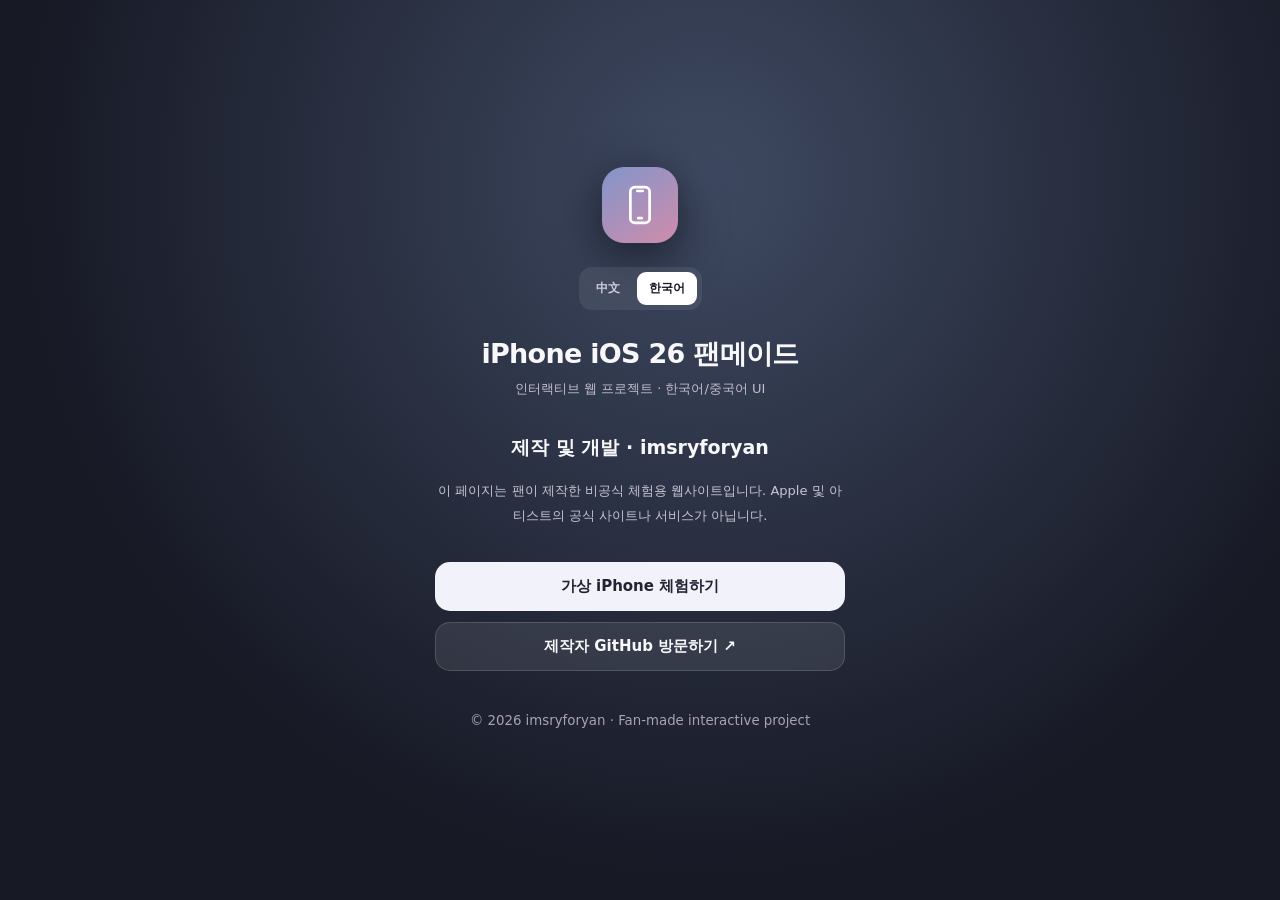
<file: credits.html>
<!doctype html>
<html lang="ko">
<head>
<meta charset="utf-8">
<meta name="viewport" content="width=device-width,initial-scale=1,viewport-fit=cover">
<meta name="theme-color" content="#151823">
<meta name="robots" content="index,follow">
<meta name="author" content="imsryforyan">
<title>제작자 정보 · iPhone iOS 26 팬메이드</title>
<meta name="description" content="팬메이드 iPhone 인터랙티브 웹사이트의 제작 및 개발: imsryforyan.">
<style>
:root{color-scheme:dark;font-family:-apple-system,BlinkMacSystemFont,'Apple SD Gothic Neo',system-ui,sans-serif}
*{box-sizing:border-box}
body{margin:0;min-height:100dvh;display:flex;align-items:center;justify-content:center;background:radial-gradient(ellipse at 55% 20%,#3e4961,#171925 68%);color:#f8f7fa;padding:24px}
main{width:100%;max-width:410px;text-align:center}
.icon{height:76px;width:76px;margin:auto auto 24px;border-radius:22px;display:grid;place-items:center;background:linear-gradient(145deg,#8295ca,#d08cab);box-shadow:0 12px 45px #08091299}
.icon svg{width:42px;height:42px}
h1{font-size:27px;letter-spacing:-.7px;margin:0 0 8px}
.subtitle{color:#c4becc;font-size:13px;margin:0 0 37px}
.credit{font-weight:730;font-size:19px;margin-bottom:8px}
.help{font-size:13px;color:#c9c4d2;line-height:1.85;margin:18px 0 34px}
a{color:inherit;text-decoration:none}
.link{display:block;background:#ffffff17;border:1px solid #ffffff25;padding:14px 18px;border-radius:15px;margin:11px 0;font-size:15px;font-weight:600}
.link.primary{background:#f2f2fa;color:#222333}
small{display:block;margin-top:38px;color:#aaa2b1;line-height:1.8}
.lang-switch{display:inline-flex;align-items:center;gap:5px;background:#ffffff13;padding:5px;border-radius:13px;margin:0 auto 26px}
.lang-switch button{border:0;border-radius:9px;padding:8px 12px;background:transparent;color:#cfcbda;font:600 12px -apple-system,system-ui,sans-serif;cursor:pointer}
.lang-switch button.selected{color:#181927;background:#fff}
</style>
</head>
<body><main>
<div class="icon"><svg viewBox="0 0 48 48" fill="none" stroke="white" stroke-width="3.1" stroke-linecap="round" stroke-linejoin="round"><rect x="13" y="3.5" width="22" height="41" rx="5"/><path d="M21 8h6M22 39h4"/></svg></div>
<nav class="lang-switch" aria-label="Language / 语言 / 언어"><button data-lang="zh" type="button">中文</button><button data-lang="ko" type="button">한국어</button></nav>
<h1 data-ko="iPhone iOS 26 팬메이드" data-zh="李在贤的 iPhone · 粉丝创作">iPhone iOS 26 팬메이드</h1>
<p class="subtitle" data-ko="인터랙티브 웹 프로젝트 · 한국어/중국어 UI" data-zh="互动虚拟 iPhone · 韩语及中文界面">인터랙티브 웹 프로젝트 · 한국어/중국어 UI</p>
<p class="credit" data-ko="제작 및 개발 · imsryforyan" data-zh="制作与开发 · imsryforyan">제작 및 개발 · imsryforyan</p>
<p class="help" data-ko="이 페이지는 팬이 제작한 비공식 체험용 웹사이트입니다. Apple 및 아티스트의 공식 사이트나 서비스가 아닙니다." data-zh="本站为非官方粉丝创作的互动体验网站，并非 Apple 或艺人的官方产品或服务。">이 페이지는 팬이 제작한 비공식 체험용 웹사이트입니다. Apple 및 아티스트의 공식 사이트나 서비스가 아닙니다.</p>
<a class="link primary" href="./" data-ko="가상 iPhone 체험하기" data-zh="进入虚拟 iPhone">가상 iPhone 체험하기</a>
<a class="link" href="https://github.com/kimkik0808-cell/iphone-ios26" rel="noopener noreferrer" data-ko="제작자 GitHub 방문하기 ↗" data-zh="访问创作者 GitHub ↗">제작자 GitHub 방문하기 ↗</a>
<small>© 2026 imsryforyan · Fan-made interactive project</small>
</main>
<script>
(function(){
  const key='iphone26_ui_language';
  function language(){
    try{
      const saved=localStorage.getItem(key);
      if(saved==='zh'||saved==='ko')return saved;
    }catch{}
    return /^zh/i.test(navigator.language||'')?'zh':'ko';
  }
  function apply(lang){
    document.documentElement.lang=lang==='zh'?'zh-CN':'ko';
    document.querySelectorAll('[data-ko][data-zh]').forEach(el=>{
      el.textContent=el.dataset[lang]||el.dataset.ko;
    });
    document.querySelectorAll('[data-lang]').forEach(el=>{
      el.classList.toggle('selected',el.dataset.lang===lang);
      el.setAttribute('aria-pressed',String(el.dataset.lang===lang));
    });
    try{localStorage.setItem(key,lang)}catch{}
  }
  document.querySelectorAll('[data-lang]').forEach(el=>el.addEventListener('click',()=>apply(el.dataset.lang)));
  apply(language());
})();
</script></body></html>
</file>
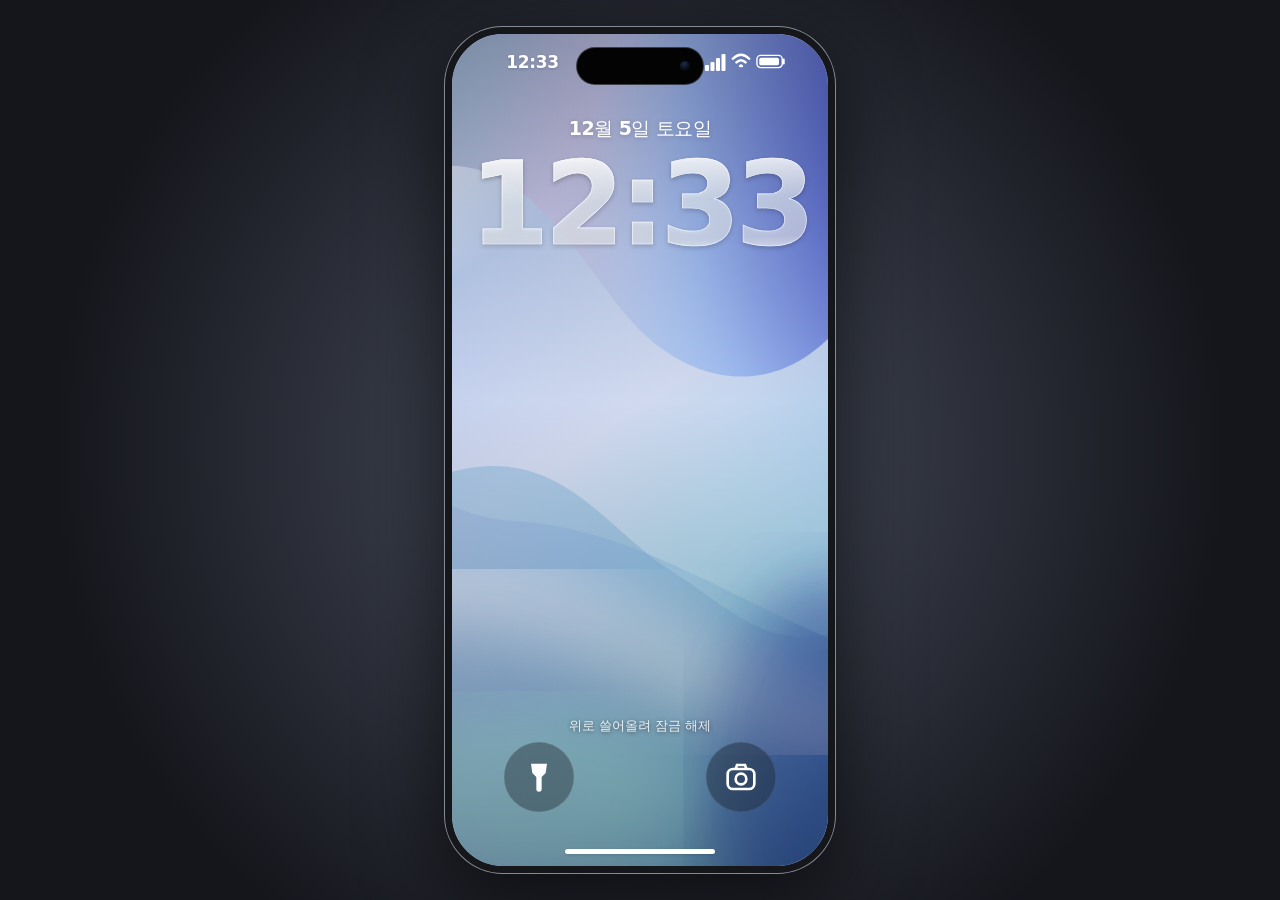
<file: index.html.html>
<!doctype html>
<!-- V4: only home icon and lock-screen shortcut sizes adjusted from V3. -->
<html lang="ko"><head><meta charset="utf-8"><meta name="viewport" content="width=device-width, initial-scale=1, viewport-fit=cover, user-scalable=no"><meta name="theme-color" content="#8996c9"><meta name="apple-mobile-web-app-capable" content="yes"><meta name="apple-mobile-web-app-status-bar-style" content="black-translucent"><title>iPhone 17 Pro Max — iOS 26 한국어 시뮬레이터 V4</title><style>
:root{--blue:#007aff;--safe-top:env(safe-area-inset-top,0px);--safe-bottom:env(safe-area-inset-bottom,0px);font-family:-apple-system,BlinkMacSystemFont,"Apple SD Gothic Neo",system-ui,sans-serif;-webkit-tap-highlight-color:transparent}*{box-sizing:border-box}html,body{width:100%;height:100%;margin:0;overflow:hidden;background:#141824}button,input,textarea{font-family:inherit}button{border:0;cursor:pointer;-webkit-tap-highlight-color:transparent}button:active{opacity:.75}button:focus-visible{outline:2px solid var(--blue)}.hide{display:none!important}
#device{width:100%;height:100dvh;max-width:440px;position:relative;overflow:hidden;margin:auto;isolation:isolate;color:#fff;background:#b3bde5;user-select:none;-webkit-user-select:none}#wallpaper{position:absolute;inset:0;background-image:url("[data-uri]");background-position:center;background-size:cover;z-index:-1;pointer-events:none}#wallpaper:after{content:"";position:absolute;inset:0;background:linear-gradient(180deg,#13164a21 0%,transparent 26%,transparent 65%,#04183c23 100%)}@media(min-width:550px){body{display:grid;place-items:center;background:radial-gradient(circle at center,#4b5161 0,#15161c 75%)}#device{height:min(94dvh,956px);aspect-ratio:440/956;width:auto;border:7px solid #16171a;border-radius:58px;box-shadow:0 0 0 1px #858b96,0 25px 80px #000a}#wallpaper{border-radius:50px}}
#status{position:absolute;z-index:70;top:calc(var(--safe-top) + 8px);left:0;right:0;height:39px;display:flex;justify-content:space-between;align-items:center;padding:0 30px 0 32px;pointer-events:none;color:#fff;text-shadow:0 1px 3px #171a3c35;font-weight:650;font-size:15px;letter-spacing:-.2px}#status.dark{color:#1b1b20;text-shadow:none}#status .right{display:flex;align-items:center;gap:5px}#status .right svg{display:block}.dynamic-island{position:absolute;z-index:80;top:calc(var(--safe-top) + 10px);left:50%;transform:translateX(-50%);width:126px;height:37px;border-radius:26px;background:#030303;box-shadow:0 0 0 1px #1d1d1dbb;pointer-events:none}.dynamic-island:after{content:"";position:absolute;right:13px;top:13px;width:10px;height:10px;border-radius:100%;background:radial-gradient(circle at 40% 30%,#1a2e49,#05080f 70%)}#gesture{position:absolute;z-index:90;bottom:calc(var(--safe-bottom) + 8px);left:50%;transform:translateX(-50%);height:5px;width:135px;border-radius:7px;background:#fff;box-shadow:0 1px 3px #0002;touch-action:none}#gesture.ink{background:#222}#gesture:active{height:6px}
.layer{position:absolute;inset:0}.lockscreen{z-index:10;display:flex;flex-direction:column;align-items:center;padding-top:calc(var(--safe-top) + 91px);background:linear-gradient(#0002,transparent 55%,#0003);touch-action:pan-y}.lock-date{font-size:20px;font-weight:500;line-height:1.4;text-shadow:0 2px 7px #152e7640}.lock-clock{font-size:clamp(78px,24vw,112px);line-height:1.02;font-weight:250;letter-spacing:-5px;font-variant-numeric:tabular-nums;text-shadow:0 3px 14px #10235833}.lock-tools{position:absolute;left:0;right:0;bottom:calc(var(--safe-bottom) + 38px);display:flex;align-items:center;justify-content:space-between;padding:0 44px}.lock-tool{width:51px;height:51px;border-radius:50%;display:grid;place-items:center;background:#2023367a;color:white;backdrop-filter:blur(20px);-webkit-backdrop-filter:blur(20px)}.unlock-hint{position:absolute;bottom:calc(var(--safe-bottom) + 114px);font-size:14px;font-weight:450;text-shadow:0 1px 5px #0009}.passcode{z-index:20;display:none;flex-direction:column;align-items:center;justify-content:center;padding-bottom:8vh;background:linear-gradient(155deg,#6077bded,#8f9fcedc 62%,#7898b7e8);backdrop-filter:blur(38px);-webkit-backdrop-filter:blur(38px)}.passcode.active{display:flex}.pass-title{font-size:20px;font-weight:520;margin:0 0 25px}.pin-dots{display:flex;gap:20px;margin-bottom:62px}.pin-dot{width:12px;height:12px;border-radius:100%;border:1.6px solid #fff}.pin-dot.filled{background:#fff}.numpad{display:grid;grid-template-columns:repeat(3,80px);gap:17px 24px}.number{height:75px;width:75px;border-radius:50%;background:#ffffff35;color:white;font-size:30px;font-weight:350;display:flex;align-items:center;justify-content:center}.number.blank{visibility:hidden}.pin-actions{width:264px;display:flex;justify-content:space-between;margin-top:26px}.pin-actions button{background:none;color:white;font-size:14px}
.homescreen{z-index:5;padding-top:calc(var(--safe-top) + 81px);padding-bottom:calc(var(--safe-bottom) + 140px);overflow:hidden}.widgetrow{display:grid;grid-template-columns:1fr 1fr;gap:12px;margin:0 20px 29px}.widget-shell{min-width:0}.widget{height:155px;border-radius:26px;position:relative;overflow:hidden;padding:15px 16px 12px;box-shadow:inset 0 0 0 .8px #ffffff65,0 5px 16px #21377818}.weather{background:linear-gradient(145deg,#448ac5,#3169b1 66%,#5b95d5);color:white}.weather .city{font-weight:660;font-size:12px}.weather .temp{font-weight:260;font-size:45px;line-height:1.13;letter-spacing:-2px;margin-top:1px}.weather svg{width:37px;height:28px;margin-top:0}.weather .desc{font-size:11px;font-weight:600}.weather .range{font-size:10.5px;opacity:.93;margin-top:4px}.calendarwidget{background:#f4e5faeb;color:#2d2534}.calendarwidget .wweekday{font-size:12px;color:#f0534a;font-weight:690}.calendarwidget .wday{font-size:47px;font-weight:350;line-height:1.18}.calendarwidget .noevent{font-size:12px;opacity:.8;margin-top:26px}.widget-label{text-align:center;font-size:11.5px;font-weight:450;color:#fff;text-shadow:0 1px 5px #0005;margin-top:6px}
.icon-grid{display:grid;grid-template-columns:repeat(4,1fr);column-gap:6px;row-gap:23px;margin:0 17px;justify-items:center;align-items:start}.app-entry{display:flex;align-items:center;flex-direction:column;background:none;color:#fff;width:100%;min-width:0;gap:5px;text-shadow:0 1px 5px #0007;padding:0}.app-entry span{font-size:12px;font-weight:410;white-space:nowrap;max-width:96%;text-overflow:ellipsis;overflow:hidden}.app-icon{height:61px;width:61px;border-radius:15px;overflow:hidden;display:grid;place-items:center;position:relative;box-shadow:0 .5px 2px #17245e23,inset 0 .5px .8px #fff8}.app-icon svg{width:100%;height:100%;display:block}.app-icon:after{content:"";position:absolute;inset:0;border-radius:inherit;border:.6px solid #ffffff42;pointer-events:none}.dock{position:absolute;left:18px;right:18px;bottom:calc(var(--safe-bottom) + 20px);height:92px;padding:12px 13px;display:flex;justify-content:space-between;align-items:center;z-index:6;background:#dae9f254;box-shadow:inset 0 .8px 1px #fff7,inset 0 0 0 .7px #ffffff60;backdrop-filter:blur(25px) saturate(1.5);-webkit-backdrop-filter:blur(25px) saturate(1.5);border-radius:29px}.dock .app-entry{width:25%}.dock .app-icon{width:60px;height:60px}.homesearch{position:absolute;bottom:calc(var(--safe-bottom) + 130px);left:50%;transform:translateX(-50%);border-radius:20px;background:#edf5ff69;backdrop-filter:blur(10px);-webkit-backdrop-filter:blur(10px);padding:4px 10px;min-width:61px;display:flex;align-items:center;justify-content:center;gap:3px;font-size:12px;text-shadow:0 1px 4px #0006;cursor:pointer}
.appscreen{z-index:30;display:none;background:#f2f2f7;color:#111;overflow:hidden;transform:translateY(100%);transition:transform .34s cubic-bezier(.2,.7,.15,1)}.appscreen.active{display:block;transform:translateY(0)}.appscreen.black{background:#000;color:white}.appscreen.white{background:#fff}.appscreen.music-bg{background:#1b202a;color:#fff}.appscreen.kakao-bg{background:#f7f7f7}.screen-content{position:absolute;inset:calc(var(--safe-top) + 57px) 0 calc(var(--safe-bottom) + 30px);overflow-y:auto;overscroll-behavior:contain;scrollbar-width:none;-webkit-user-select:text;user-select:text}.screen-content::-webkit-scrollbar{display:none}.appnav{height:50px;display:flex;align-items:center;justify-content:space-between;padding:0 19px;gap:8px}.appnav .navback{background:none;color:#007aff;font-size:16px;display:flex;align-items:center;gap:1px;padding:5px 0}.appnav .navright{background:none;color:#007aff;font-size:15px}.appnav .smallhead{font-weight:650;font-size:17px;text-align:center;flex:1}.large-title{font-size:34px;font-weight:720;letter-spacing:-1px;margin:6px 20px 16px}.ios-search{background:#e4e5ea;border-radius:11px;margin:0 18px 20px;display:flex;align-items:center;gap:8px;color:#8b8b94;padding:10px 12px;font-size:16px}.ios-search input{border:0;background:none;outline:none;font-size:15px;flex:1;min-width:0}.ios-list{background:#fff;border-radius:12px;margin:0 16px 20px;overflow:hidden}.ios-row{display:flex;align-items:center;gap:12px;border:0;border-bottom:1px solid #e7e7ed;background:#fff;width:100%;min-height:64px;padding:10px 15px;text-align:left;color:#161616}.ios-row:last-child{border-bottom:none}.avatar{height:45px;width:45px;border-radius:50%;flex:none;display:grid;place-items:center;color:#fff;font-size:17px;font-weight:700;background:linear-gradient(125deg,#c0b4cf,#8883a8)}.ios-main{flex:1;min-width:0}.ios-row strong{font-size:15.5px;font-weight:640}.ios-row p{margin:4px 0 0;color:#92929b;font-size:13px;overflow:hidden;text-overflow:ellipsis;white-space:nowrap}.ios-row small{font-size:12px;color:#9696a0;align-self:flex-start;margin-top:3px}.ios-tabs{position:absolute;bottom:calc(var(--safe-bottom) + 18px);height:62px;left:0;right:0;display:flex;align-items:center;justify-content:space-around;background:#fbfbfbe9;box-shadow:0 -1px 0 #00000010;backdrop-filter:blur(15px);-webkit-backdrop-filter:blur(15px)}.ios-tabs button{width:20%;height:100%;background:none;color:#989aa5;display:flex;flex-direction:column;align-items:center;justify-content:center;gap:2px;font-size:9px}.ios-tabs button.selected{color:#007aff}.ios-tabs svg{width:23px;height:23px}.tabscreen{bottom:calc(var(--safe-bottom) + 80px)}.chathead{display:flex;align-items:center;justify-content:space-between;padding:0 14px;height:50px;border-bottom:1px solid #ddd5;gap:12px}.chatback{color:#007aff;background:none;font-size:17px}.chattitle{font-size:16px;font-weight:620}.chatbody{padding:17px 16px 0;display:flex;flex-direction:column;gap:13px}.bubble{max-width:77%;font-size:16px;line-height:1.3;padding:10px 14px;border-radius:18px;align-self:flex-start;background:#e8e8ed;color:#151515;overflow-wrap:anywhere}.bubble.mine{background:#35c85b;color:white;align-self:flex-end}.chatfooter{position:absolute;left:0;right:0;bottom:calc(var(--safe-bottom) + 26px);padding:9px 12px;background:#f6f6fa;border-top:1px solid #ddd9;display:flex;gap:9px;align-items:center}.chatfooter input{flex:1;min-width:0;padding:10px 13px;border:1px solid #dedee4;border-radius:20px;outline:none;font-size:16px;background:#fff}.chatfooter button{background:#007aff;color:white;border-radius:50%;height:32px;width:32px;font-size:20px}.chat-scroller{position:absolute;inset:calc(var(--safe-top) + 111px) 0 calc(var(--safe-bottom) + 82px);overflow:auto}.kakao-chat{background:#b0c5d5}.kakao-chat .bubble{background:#fff}.kakao-chat .bubble.mine{background:#ffe500;color:#1d1d1d}.keypad{display:grid;grid-template-columns:repeat(3,1fr);gap:18px;margin:40px auto 18px;width:300px;text-align:center}.dial-key{width:76px;height:76px;border-radius:50%;margin:auto;background:#e5e6ec;color:#17171a;font-size:29px;display:grid;place-items:center;font-weight:340}.dial-key span{display:block;font-size:8px;letter-spacing:2px}.dial-display{height:52px;text-align:center;font-size:29px;font-weight:350;margin-top:30px}.call-btn{display:block;margin:22px auto;width:75px;height:75px;border-radius:50%;background:#34c759;color:white;display:grid;place-items:center}.calendar-days{display:grid;grid-template-columns:repeat(7,1fr);text-align:center;gap:9px 3px;padding:8px 14px}.calcell{height:39px;display:grid;place-items:center;font-size:16px;border-radius:50%;background:none;color:#202024}.calcell.dim{color:#bbb}.calcell.today{background:#ff3b30;color:#fff}.calcell.chosen{background:#e7e7ec}.weekdays{display:grid;grid-template-columns:repeat(7,1fr);text-align:center;font-size:13px;font-weight:600;color:#8d8d98;padding:5px 14px;border-bottom:1px solid #e2e2e8}.weekdays span:first-child{color:#ff3b30}.monthheader{display:flex;align-items:center;justify-content:space-between;padding:14px 20px 2px;font-size:27px;font-weight:700}.monthheader button{color:var(--blue);background:none;font-size:23px}.note-item{padding:15px 16px;border-bottom:1px solid #eee}.note-item strong{font-size:17px}.note-item p{font-size:14px;color:#96969c;margin:4px 0 0}.note-edit{width:100%;height:100%;padding:10px 20px 25px;border:0;background:transparent;outline:none;resize:none;font-size:18px;line-height:1.48}.tile-grid{display:grid;grid-template-columns:repeat(3,1fr);gap:2px}.photo-tile{border:0;padding:0;aspect-ratio:1;background-size:cover;background-position:center;position:relative}.photo-tile:after{content:"";position:absolute;inset:0;background:linear-gradient(0deg,#0003,transparent 42%)}.photo-full{height:100%;width:100%;background-size:cover;background-position:center}.tinylabel{color:#888894;font-size:13px;margin:10px 21px}.safari-top{background:#f5f5f8;border-radius:17px;overflow:hidden;margin:14px 18px;padding:17px}.safari-favorites{display:grid;grid-template-columns:repeat(4,1fr);text-align:center;gap:7px}.safari-fav{background:none;text-align:center;color:#666;font-size:11px}.safari-fav i{height:53px;width:53px;display:grid;place-items:center;background:#fff;border-radius:13px;margin:0 auto 6px;box-shadow:0 2px 6px #0001;font-style:normal;color:#007aff;font-size:27px}.urlbar{position:absolute;bottom:calc(var(--safe-bottom) + 30px);left:17px;right:17px;display:flex;align-items:center;gap:10px}.urlbar form{display:flex;align-items:center;flex:1;background:#e9e9ee;border-radius:24px;padding:12px 15px}.urlbar input{width:100%;border:0;outline:none;background:none;font-size:15px}.urlbar button{background:none;color:#007aff;font-size:18px}.music-cover{aspect-ratio:1;max-width:345px;margin:25px auto 23px;border-radius:9px;background:linear-gradient(145deg,#503f68,#d28d96 42%,#444b71 82%);display:grid;place-items:center;box-shadow:0 13px 40px #0007;color:#fff;font-size:75px}.music-info{display:flex;justify-content:space-between;margin:0 35px}.music-info strong{font-size:22px}.music-info p{color:#bec0c8;margin:5px 0;font-size:15px}.music-line{height:5px;background:#ffffff35;border-radius:9px;margin:22px 35px 9px;overflow:hidden}.music-line span{height:100%;display:block;width:22%;background:#fff;border-radius:9px}.music-controls{display:flex;justify-content:space-around;align-items:center;margin:45px 39px}.music-controls button{background:none;color:#fff;font-size:37px}.yt-top,.ig-top{display:flex;align-items:center;justify-content:space-between;padding:7px 17px 17px}.yt-logo{font-size:24px;font-weight:720;letter-spacing:-1.1px}.video-thumb{height:205px;background:linear-gradient(145deg,#c5d5e5,#6a8aab,#d7b0a2);display:grid;place-items:center;color:#fff;font-size:50px;position:relative}.video-meta{display:flex;gap:12px;padding:12px 16px 20px}.video-meta strong{font-size:15px}.video-meta p{font-size:12px;color:#888;margin:4px 0}.ig-stories{display:flex;gap:16px;padding:8px 17px 15px;overflow:auto}.ig-story{display:flex;flex-direction:column;align-items:center;gap:6px;font-size:11px}.ig-story i{height:67px;width:67px;border-radius:50%;background:linear-gradient(35deg,#f6cf47,#f2436d,#8d39ce);padding:3px;display:grid;place-items:center;font-style:normal;color:#fff}.ig-story i span{height:100%;width:100%;background:linear-gradient(150deg,#dddce2,#9cb9b9);border:2px solid white;border-radius:50%;display:grid;place-items:center;font-size:23px}.ig-pic{aspect-ratio:1/1;display:grid;place-items:center;background:linear-gradient(135deg,#edd2cb,#be92a9 45%,#6b92b7);font-size:60px;color:#fff}.iostoast{position:absolute;z-index:95;left:50%;transform:translateX(-50%);bottom:calc(var(--safe-bottom) + 135px);background:#222e;color:white;font-size:13px;padding:10px 15px;border-radius:24px;pointer-events:none;max-width:90%;text-align:center;opacity:0;transition:opacity .2s}.iostoast.show{opacity:1}

/* V4: reference screenshots are used only as a size guideline. */
:root {
  --home-icon: clamp(65px, 17.73vw, 78px);
  --home-caption: clamp(11px, 2.95vw, 13px);
}
#status {
  top:calc(var(--safe-top) + 8px);
  padding-left: clamp(36px, 12.2vw, 54px);
  padding-right: clamp(32px, 9.55vw, 42px);
  font-size:17px;
  letter-spacing:-.35px;
  font-weight:620;
}
.dynamic-island{top:calc(var(--safe-top) + 14px);height:36px;}
/* Do not reproduce the user's app placement, widgets or background. */
.homescreen{padding-top:calc(var(--safe-top) + 95px);padding-bottom:calc(var(--safe-bottom) + 159px);}
.widgetrow{display:none!important;}
.icon-grid{
  grid-template-columns:repeat(4,minmax(0,1fr));
  gap:23px 3px;
  margin:0 18px;
}
.app-entry{gap:5px;overflow:visible;text-shadow:0 1px 4px rgba(0,0,0,.42)}
.app-entry span{font-size:var(--home-caption);line-height:1.22;font-weight:430;max-width:100%;letter-spacing:-.2px;}
.app-icon{
  width:var(--home-icon);height:var(--home-icon);
  border-radius:22.5%;
  box-shadow:0 .8px 1.8px rgba(0,0,0,.16),inset 0 .6px 1px #ffffff55;
}
.app-icon:after{border-radius:inherit;}
.dock{
  left:19px;right:19px;
  bottom:calc(var(--safe-bottom) + 18px);
  height:116px;
  padding:18px 16px;
  border-radius:37px;
  background:rgba(230,237,244,.31);
  border:1px solid rgba(255,255,255,.26);
  box-shadow:inset 0 1px 2px rgba(255,255,255,.45),0 1px 6px rgba(0,0,0,.055);
  -webkit-backdrop-filter:blur(28px) saturate(1.7);
  backdrop-filter:blur(28px) saturate(1.7);
}
.dock .app-icon{width:var(--home-icon);height:var(--home-icon);}
.dock .app-entry{width:25%;gap:0;}
.dock .app-entry span{display:none;}
.homesearch{bottom:calc(var(--safe-bottom) + 156px);font-size:12px;padding:5px 12px;background:#ffffff50;}
#gesture{width:150px;bottom:calc(var(--safe-bottom) + 12px);height:5px;}
.lockscreen{
  padding-top:calc(var(--safe-top) + 82px);
  background:linear-gradient(180deg,rgba(0,0,0,.15),transparent 44%,rgba(0,0,0,.24));
}
.lock-date{
  font-size:19px;
  font-weight:590;
  line-height:1.3;
  letter-spacing:-.55px;
  text-shadow:0 1px 5px rgba(0,0,0,.18);
}
.lock-clock{
  margin-top:8px;
  font-size:clamp(90px,26vw,115px);
  font-weight:640;
  line-height:.96;
  letter-spacing:-5px;
  font-variant-numeric:proportional-nums;
  font-feature-settings:'tnum' 0;
  color:rgba(255,255,255,.68);
  -webkit-text-stroke:.7px rgba(255,255,255,.75);
  background:linear-gradient(178deg,rgba(255,255,255,.97),rgba(244,251,255,.61) 48%,rgba(255,255,255,.52) 80%,rgba(255,255,255,.86));
  -webkit-background-clip:text;
  background-clip:text;
  -webkit-text-fill-color:transparent;
  filter:drop-shadow(0px 2px 2px rgba(0,0,0,.27));
  text-shadow:none;
}
.lock-tools{bottom:calc(var(--safe-bottom) + 54px);padding:0 52px;}
.lock-tool{width:70px;height:70px;background:rgba(26,30,37,.38);box-shadow:inset 0 0 0 .6px rgba(255,255,255,.09);}
.lock-tool svg{width:32px;height:32px;}
.unlock-hint{bottom:calc(var(--safe-bottom) + 131px);font-size:13px;opacity:.86;}
@media(max-width:390px){
  .homescreen{padding-top:calc(var(--safe-top) + 86px);}
  .dock{height:103px;padding:15px 11px;}
  .homesearch{bottom:calc(var(--safe-bottom) + 143px);}
  .lock-date{font-size:17px;}
  .lock-clock{letter-spacing:-4px;}
  .lock-tools{padding:0 44px;}
}
</style></head><body><div id="device"><div id="wallpaper"></div>
<div id="home" class="layer homescreen" aria-label="홈 화면"><div class="widgetrow">
 <div class="widget-shell"><div class="widget weather" data-open="calendar"><div class="city">서울특별시</div><div class="temp">22°</div><svg viewBox="0 0 48 34"><circle cx="20" cy="12" r="10" fill="#fff6ad"/><path d="M9 29c-8-9 2-21 13-15 10-9 23 2 17 12-2 4-4 5-9 5H14z" fill="#f4f5f8"/></svg><div class="desc">대체로 흐림</div><div class="range">최고: 24° 최저: 17°</div></div><div class="widget-label">날씨</div></div>
 <div class="widget-shell"><div class="widget calendarwidget" data-open="calendar"><div class="wweekday" id="widget-weekday">화요일</div><div class="wday" id="widget-day">20</div><div class="noevent">오늘 예정된 이벤트 없음</div></div><div class="widget-label">캘린더</div></div>
</div><div id="appgrid" class="icon-grid"></div><button id="homesearch" class="homesearch" aria-label="검색"><span style="font-size:15px">⌕</span> 검색</button><div class="dock" id="dock"></div></div>
<div id="lock" class="layer lockscreen"><div id="lockdate" class="lock-date">10월 20일 화요일</div><div id="locktime" class="lock-clock">9:41</div><div class="unlock-hint">위로 쓸어올려 잠금 해제</div><div class="lock-tools"><button class="lock-tool" id="flashlight" aria-label="손전등"><svg width="25" height="25" viewBox="0 0 24 24" fill="white"><path d="M6 2h12l-1 7-3 3v9a2 2 0 0 1-4 0v-9L7 9z"/></svg></button><button class="lock-tool" id="camera" aria-label="카메라"><svg width="24" height="24" viewBox="0 0 24 24" fill="none" stroke="white" stroke-width="2"><rect x="2" y="6" width="20" height="15" rx="4"/><path d="M8 6l1-3h6l1 3"/><circle cx="12" cy="13.5" r="4"/></svg></button></div></div>
<div id="passcode" class="layer passcode"><div class="pass-title">암호 입력</div><div class="pin-dots" id="pin-dots"></div><div class="numpad" id="numpad"></div><div class="pin-actions"><button data-pin-cancel>취소</button><button data-pin-del>지우기</button></div></div>
<div id="app" class="layer appscreen"><div id="appcontent" class="screen-content"></div></div>
<div id="status"><div id="status-time">9:41</div><div class="right"><svg width="22" height="18" viewBox="0 0 22 18" fill="currentColor"><rect x="1" y="12" width="4" height="6" rx="1"/><rect x="6.5" y="9" width="4" height="9" rx="1"/><rect x="12" y="5" width="4" height="13" rx="1"/><rect x="17.5" y="1" width="4" height="17" rx="1"/></svg><svg width="20" height="17" viewBox="0 0 22 18" fill="none" stroke="currentColor" stroke-width="2.6" stroke-linecap="round"><path d="M2 6q9-9 18 0M6 10q5-5 10 0M10 14q1-1 2 0"/></svg><svg width="30" height="15" viewBox="0 0 32 16" fill="none" stroke="currentColor"><rect x="1" y="1.5" width="27" height="13" rx="4" stroke-width="1.5"/><path d="M29.5 6v4" stroke-width="2.3" stroke-linecap="round"/><rect x="3.5" y="4" width="21" height="8" rx="2" fill="currentColor" stroke="none"/></svg></div></div>
<div class="dynamic-island"></div><div id="gesture" role="button" aria-label="홈으로 돌아가기"></div><div id="toast" class="iostoast"></div></div><script>
'use strict';
const $=s=>document.querySelector(s), escapeHTML=s=>String(s??'').replace(/[&<>"']/g,c=>({'&':'&amp;','<':'&lt;','>':'&gt;','"':'&quot;',"'":'&#39;'}[c]));
const tz='Asia/Seoul';function koreaNow(){return new Date()}function koDate(n){return new Intl.DateTimeFormat('ko-KR',{timeZone:tz,month:'long',day:'numeric',weekday:'long'}).format(n)}function koParts(n){return Object.fromEntries(new Intl.DateTimeFormat('en-US',{timeZone:tz,year:'numeric',month:'numeric',day:'numeric',hour:'2-digit',minute:'2-digit',hourCycle:'h23'}).formatToParts(n).map(x=>[x.type,x.value]))}
function drawTime(){let n=koreaNow(),p=koParts(n),h=String(+p.hour),mm=p.minute;$('#status-time').textContent=h+':'+mm;$('#locktime').textContent=h+':'+mm;$('#lockdate').textContent=koDate(n);$('#widget-weekday').textContent=new Intl.DateTimeFormat('ko-KR',{timeZone:tz,weekday:'long'}).format(n);$('#widget-day').textContent=p.day}
drawTime();setInterval(drawTime,30000);
function icon(name){const tiles={
 calendar:`<rect width="64" height="64" rx="14" fill="#fff"/><text x="32" y="18" font-size="10" fill="#e94537" text-anchor="middle" font-weight="700">${new Intl.DateTimeFormat('ko-KR',{timeZone:tz,weekday:'short'}).format(new Date())}</text><text x="32" y="53" font-family="-apple-system,Arial" font-size="38" font-weight="300" text-anchor="middle" fill="#1a1a1a">${koParts(new Date()).day}</text>`,
 phone:`<defs><linearGradient id="ph" x2="0" y2="1"><stop stop-color="#65df75"/><stop offset="1" stop-color="#18b53b"/></linearGradient></defs><rect width="64" height="64" rx="14" fill="url(#ph)"/><path d="M18 12c-4 0-8 6-7 13 2 17 15 27 28 29 6 1 13-3 13-8 0-3-9-11-12-10-2 1-4 5-7 5-7-3-12-9-13-15 0-2 5-5 5-8 0-2-4-7-7-6z" fill="#fff"/>`,
 safari:`<rect width="64" height="64" rx="14" fill="#fff"/><circle cx="32" cy="32" r="23" fill="#e9f3ff" stroke="#c9d5de" stroke-width="1"/><circle cx="32" cy="32" r="21" fill="#168eef"/><path d="M32 10V17M32 47V54M10 32h7M47 32h7" stroke="white" stroke-opacity=".7"/><circle cx="32" cy="32" r="15" fill="none" stroke="#d5efff" stroke-width=".6"/><path d="M42 20L35 35 22 43l7-16z" fill="#fff"/><path d="M42 20L35 35l-6-8" fill="#ef4c54"/><circle cx="32" cy="32" r="3" fill="white"/>`,
 messages:`<defs><linearGradient id="mg" x2="0" y2="1"><stop stop-color="#64df75"/><stop offset="1" stop-color="#22b936"/></linearGradient></defs><rect width="64" height="64" rx="14" fill="url(#mg)"/><path d="M32 14c-14 0-25 8-25 19 0 10 11 18 24 18 3 0 6 0 9-2l11 5-3-10c6-4 9-8 9-13 0-10-11-17-25-17z" fill="#fff"/>`,
 music:`<rect width="64" height="64" rx="14" fill="#fff"/><defs><linearGradient id="ms" x1="0" y1="0" x2="0" y2="1"><stop stop-color="#fd577e"/><stop offset="1" stop-color="#f42653"/></linearGradient></defs><path d="M42 9v31c-2-1-7-1-10 0-6 2-8 8-4 11 4 3 13-1 13-7V21l11-3v17c-4-1-10 0-12 4-4 7 4 10 11 5 3-2 4-5 4-9V9L42 13z" fill="url(#ms)"/>`,
 photos:`<rect width="64" height="64" rx="14" fill="#fff"/>${Array.from({length:8},(_,i)=>`<ellipse cx="32" cy="22" rx="7" ry="16" fill="${['#f03f42','#f8871f','#ffcc26','#54bf48','#20b7a5','#268bee','#8156d9','#d74dba'][i]}" transform="rotate(${i*45} 32 32)" opacity=".92"/>`).join('')}<circle cx="32" cy="32" r="5" fill="#fff"/>`,
 notes:`<rect width="64" height="64" rx="14" fill="#fdfdfd"/><rect width="64" height="17" rx="14" fill="#ffe06b"/><path d="M0 15h64" stroke="#dfa830"/><path d="M7 26h50M7 34h50M7 42h50M7 50h50" stroke="#d2d3d8" stroke-width="1.1"/>`,
 kakao:`<rect width="64" height="64" rx="14" fill="#fee500"/><ellipse cx="32" cy="30" rx="25" ry="19" fill="#3b2a24"/><path d="M20 46L16 57 29 48" fill="#3b2a24"/><text x="32" y="34" font-size="12.4" font-family="Arial" font-weight="900" text-anchor="middle" fill="#fee500">TALK</text>`,
 youtube:`<rect width="64" height="64" rx="14" fill="#fff"/><rect x="8" y="19" width="48" height="28" rx="9" fill="#ff0033"/><path d="M28 25l13 8-13 8z" fill="#fff"/>`,
 instagram:`<defs><linearGradient id="ig" x1="0" x2="1" y1="1" y2="0"><stop stop-color="#fccc4a"/><stop offset=".35" stop-color="#fb2f59"/><stop offset=".7" stop-color="#b930a9"/><stop offset="1" stop-color="#4a59d8"/></linearGradient></defs><rect width="64" height="64" rx="14" fill="url(#ig)"/><rect x="14" y="14" width="36" height="36" rx="11" fill="none" stroke="#fff" stroke-width="4"/><circle cx="32" cy="32" r="9" fill="none" stroke="#fff" stroke-width="4"/><circle cx="43" cy="21" r="3" fill="#fff"/>`
};return `<div class="app-icon"><svg viewBox="0 0 64 64" xmlns="http://www.w3.org/2000/svg" aria-hidden="true">${tiles[name]}</svg></div>`}
const labels={calendar:'캘린더',phone:'전화',safari:'Safari',messages:'메시지',music:'음악',kakao:'카카오톡',youtube:'YouTube',instagram:'Instagram',photos:'사진',notes:'메모'};
const primary=['calendar','photos','notes','kakao','youtube','instagram'];const docks=['phone','safari','messages','music'];function drawIcons(){const entry=n=>`<button class="app-entry" data-open="${n}" aria-label="${labels[n]}">${icon(n)}<span>${labels[n]}</span></button>`;$('#appgrid').innerHTML=primary.map(entry).join('');$('#dock').innerHTML=docks.map(entry).join('')}drawIcons();
let isLocked=true, mode='home', sub='root', currentThread=0, phoneTab='keypad', calOffset=0, selectedDay=0, photoIndex=0, playing=false,liked=false,pin='',dial='',noteIndex=0,notes=[],notesDirty=false;
try{notes=JSON.parse(localStorage.getItem('iphone_demo_notes')||'null')||['여행 계획\n서울에서 가보고 싶은 장소 정리','오늘 할 일\n커피 마시기\n사진 정리하기']}catch{notes=['오늘 할 일\n사진 정리하기']}
const texts=[{name:'지민',initial:'지',preview:'내일 시간 괜찮아?',time:'오후 2:18',chat:[['other','안녕! 내일 시간 괜찮아?'],['mine','응, 오후에는 괜찮아!'],['other','그럼 내일 보자 ☺️']]},{name:'서연',initial:'서',preview:'사진 보내줘 ㅎㅎ',time:'어제',chat:[['other','사진 보내줘 ㅎㅎ'],['mine','조금 있다가 보낼게!']]}];
const kakaoChats=[{name:'민지',initial:'민',preview:'주말에 뭐 해?',time:'오후 1:42',chat:[['other','주말에 뭐 해?'],['mine','아직 계획 없어!']]},{name:'친구들',initial:'친',preview:'다 같이 만나는 날!',time:'월요일',chat:[['other','다 같이 만나는 날!'],['mine','좋아~']]}];
const photoColors=['linear-gradient(160deg,#e4bbb1,#bd8ca8 55%,#5c7293)','linear-gradient(155deg,#d7dec7,#8bb6af 50%,#527785)','linear-gradient(140deg,#f6dec3,#e7afad 43%,#95aecf)','linear-gradient(150deg,#bcd6db,#6e8eb5,#314879)','linear-gradient(140deg,#e1dfc8,#c4c7aa,#78938a)','linear-gradient(140deg,#d2bbdb,#ad8bbb,#516c9e)','linear-gradient(130deg,#daacbd,#c8d7ef,#637cb5)','linear-gradient(160deg,#b5d6dd,#83aa98,#456e86)','linear-gradient(150deg,#f0d0a6,#e49f88,#8d8eb9)'];
function toast(s){const el=$('#toast');el.textContent=s;el.classList.add('show');clearTimeout(toast.timer);toast.timer=setTimeout(()=>el.classList.remove('show'),2300)}
function showPin(){pin='';$('#passcode').classList.add('active');updatePin()}function updatePin(){$('#pin-dots').innerHTML=Array.from({length:6},(_,i)=>`<i class="pin-dot ${i<pin.length?'filled':''}"></i>`).join('')}function lockOff(){isLocked=false;$('#lock').classList.add('hide');$('#passcode').classList.remove('active');$('#home').classList.remove('hide');$('#status').classList.remove('dark');$('#gesture').classList.remove('ink')}
$('#numpad').innerHTML=[1,2,3,4,5,6,7,8,9,'',0,''].map(x=>x===''?'<i class="number blank"></i>':`<button class="number" data-digit="${x}">${x}</button>`).join('');$('#pin-dots').innerHTML='<i class="pin-dot"></i>'.repeat(6);
$('#numpad').addEventListener('click',e=>{const b=e.target.closest('[data-digit]');if(!b)return;pin+=b.dataset.digit;updatePin();if(pin.length===6){if(pin==='000000')setTimeout(lockOff,200);else{toast('암호가 틀렸습니다 (데모 암호: 000000)');setTimeout(()=>{pin='';updatePin()},320)}}});
$('#passcode').addEventListener('click',e=>{if(e.target.closest('[data-pin-cancel]'))$('#passcode').classList.remove('active');if(e.target.closest('[data-pin-del]')){pin=pin.slice(0,-1);updatePin()}});
let touchStart=null;$('#lock').addEventListener('touchstart',e=>{touchStart=e.touches[0].clientY},{passive:true});$('#lock').addEventListener('touchend',e=>{if(touchStart!==null&&touchStart-e.changedTouches[0].clientY>45)showPin();touchStart=null},{passive:true});$('#lock').addEventListener('click',e=>{if(e.target.closest('#flashlight'))toast('손전등 데모');else if(e.target.closest('#camera'))toast('카메라 데모');else showPin()});
const appEl=$('#app'),frame=$('#appcontent');function closeApp(){mode='home';sub='root';appEl.className='layer appscreen';appEl.style.display='none';$('#status').classList.remove('dark');$('#gesture').classList.remove('ink')}
function openApp(n){if(isLocked){showPin();return}mode=n;sub='root';appEl.className='layer appscreen active';appEl.style.display='block';render();}
$('#device').addEventListener('click',e=>{const b=e.target.closest('[data-open]');if(b&&!e.target.closest('#app'))openApp(b.dataset.open)});
$('#homesearch').addEventListener('click',()=>toast('검색 기능은 다음 버전에서 추가됩니다'));
$('#gesture').addEventListener('click',()=>{if(isLocked)showPin();else if(mode!=='home')closeApp()});let gestureY=null;$('#gesture').addEventListener('touchstart',e=>gestureY=e.touches[0].clientY,{passive:true});$('#gesture').addEventListener('touchend',e=>{if(gestureY!==null){if(isLocked)showPin();else if(mode!=='home')closeApp()}gestureY=null},{passive:true});
function nav(name,back='',right=''){return `<div class="appnav"><button class="navback" data-back>‹ ${escapeHTML(back)}</button><div class="smallhead">${escapeHTML(name)}</div><button class="navright" data-right>${right}</button></div>`}
function tabs(items,active){return `<div class="ios-tabs">${items.map(([key,ico,label])=>`<button data-tab="${key}" class="${active===key?'selected':''}"><span style="font-size:23px;line-height:1">${ico}</span><span>${label}</span></button>`).join('')}</div>`}
function listMessages(data){return data.map((x,i)=>`<button class="ios-row" data-chat="${i}"><span class="avatar">${escapeHTML(x.initial)}</span><div class="ios-main"><strong>${escapeHTML(x.name)}</strong><p>${escapeHTML(x.preview)}</p></div><small>${escapeHTML(x.time)}</small></button>`).join('')}
function chatPage(kakao){const x=(kakao?kakaoChats:texts)[currentThread];return `<div class="chathead"><button class="chatback" data-back>‹ 뒤로</button><div class="chattitle">${escapeHTML(x.name)}</div><button class="navright" data-more>•••</button></div><div class="chat-scroller ${kakao?'kakao-chat':''}"><div class="chatbody" id="chatbody">${x.chat.map(([side,t])=>`<div class="bubble ${side==='mine'?'mine':''}">${escapeHTML(t)}</div>`).join('')}</div></div><form class="chatfooter" id="chatform"><input id="chatinput" placeholder="${kakao?'메시지 입력':'문자 메시지'}" autocomplete="off"><button aria-label="전송">↑</button></form>`}
function calendarPage(){const n=new Date();const k=koParts(n);let y=+k.year,m=+k.month+calOffset;y+=Math.floor((m-1)/12);m=(m-1)%12;if(m<0)m+=12;m++;let first=new Date(Date.UTC(y,m-1,1)).getUTCDay();let days=new Date(Date.UTC(y,m,0)).getUTCDate();let nprev=new Date(Date.UTC(y,m-1,0)).getUTCDate();const dates=Array.from({length:42},(_,i)=>{let d=i-first+1,dim=d<1||d>days,actual=d<1?nprev+d:d>days?d-days:d;let today=!dim&&+k.year===y&&+k.month===m&&+k.day===d;return `<button class="calcell ${dim?'dim':''} ${today?'today':''} ${selectedDay===d&&!dim?'chosen':''}" data-day="${!dim?d:''}">${actual}</button>`}).join('');return nav('캘린더','','오늘')+`<div class="monthheader"><span>${y}년 ${m}월</span><div><button data-month="-1">‹</button><button data-month="1">›</button></div></div><div class="weekdays">${['일','월','화','수','목','금','토'].map(x=>`<span>${x}</span>`).join('')}</div><div class="calendar-days">${dates}</div><div style="border-top:1px solid #e3e3e8;margin-top:20px;padding:18px 23px;font-size:15px">${selectedDay?`${m}월 ${selectedDay}일`:'오늘'}<p style="color:#9a9aa2;font-size:14px">예정된 이벤트 없음</p></div>`}
function phonePage(){const menu=[['favorites','★','즐겨찾기'],['recents','◷','최근 통화'],['contacts','♟','연락처'],['keypad','▦','키패드'],['voicemail','◉','음성 사서함']];let body='';if(phoneTab==='keypad'){body=`<div class="dial-display">${escapeHTML(dial)||' '}</div><div class="keypad">${[1,2,3,4,5,6,7,8,9,'*',0,'#'].map(k=>`<button class="dial-key" data-dial="${k}">${k}</button>`).join('')}</div><button class="call-btn" data-call><svg width="33" height="33" viewBox="0 0 24 24" fill="white"><path d="M6 2c-2 0-4 3-4 6 0 7 8 15 15 15 3 0 6-2 6-4 0-1-6-6-8-5l-3 3c-3-1-5-4-6-6l3-3C10 6 7 2 6 2z"/></svg></button>`}else if(phoneTab==='recents')body=`<div class="large-title">최근 통화</div><div class="ios-list">${[['지민','오늘'],['서연','어제'],['알 수 없음','월요일']].map(x=>`<button class="ios-row" data-contact="${x[0]}"><div class="ios-main"><strong>${x[0]}</strong><p>휴대전화</p></div><small>${x[1]}</small></button>`).join('')}</div>`;else if(phoneTab==='contacts')body=`<div class="large-title">연락처</div><div class="ios-search">⌕ <input placeholder="검색"/></div><div class="ios-list">${[['지민','010-1234-5678'],['서연','010-2468-1357'],['민지','010-4321-5678']].map(x=>`<button class="ios-row" data-contact="${x[0]}"><div class="ios-main"><strong>${x[0]}</strong><p>${x[1]}</p></div>›</button>`).join('')}</div>`;else body=`<div class="large-title">${phoneTab==='favorites'?'즐겨찾기':'음성 사서함'}</div><div class="tinylabel">저장된 항목이 없습니다.</div>`;return `${nav('전화','','편집')}<div style="position:absolute;inset:calc(var(--safe-top) + 110px) 0 calc(var(--safe-bottom) + 95px);overflow:auto">${body}</div>${tabs(menu,phoneTab)}`}
function callPage(){return `<div style="background:linear-gradient(150deg,#606a79,#161820);position:absolute;inset:0;color:white;text-align:center;padding-top:90px"><div style="font-size:32px">${escapeHTML(dial||'통화')}</div><p>통화 중 · 데모</p><button data-hang style="position:absolute;bottom:100px;left:50%;transform:translateX(-50%);background:#ff3b30;border-radius:100%;width:74px;height:74px;color:#fff;font-size:27px">☎</button></div>`}
function messagesPage(kakao){if(sub==='chat')return chatPage(kakao);return nav(kakao?'채팅':'메시지','','✎')+`<div class="large-title">${kakao?'채팅':'메시지'}</div><div class="ios-search">⌕ <input id="threadquery" placeholder="검색"></div><div class="ios-list" id="threadlist">${listMessages(kakao?kakaoChats:texts)}</div>${kakao?tabs([['friends','♟','친구'],['chats','▤','채팅'],['open','◉','오픈채팅'],['more','•••','더보기']],'chats'):''}`}
function safariPage(){return `<div style="padding-top:8px"><div class="large-title">시작 페이지</div><div style="font-weight:680;margin:25px 20px 15px;font-size:21px">즐겨찾기</div><div class="safari-favorites">${[['Apple','●'],['Google','G'],['YouTube','▶'],['뉴스','▦']].map(([n,icon])=>`<button class="safari-fav" data-fav="${n}"><i>${icon}</i>${n}</button>`).join('')}</div><div style="font-weight:690;font-size:20px;margin:35px 20px 12px">개인정보 보호 보고서</div><div class="safari-top" style="font-size:14px">Safari가 개인정보를 안전하게 보호합니다.<p style="color:#92929c;font-size:12px">오프라인 웹 시뮬레이터입니다.</p></div><div id="safariresult"></div></div><div class="urlbar"><span style="font-size:22px;color:#007aff">‹</span><form id="safariform"><span style="color:#777">ᴀᴀ&nbsp;</span><input id="safariaddress" placeholder="검색어 또는 웹 사이트 이름 입력" autocomplete="off"><button>↗</button></form><span style="font-size:22px;color:#007aff">▢</span></div>`}
function musicPage(){return nav('지금 재생 중','음악','•••')+`<div class="music-cover">♫</div><div class="music-info"><div><strong>Midnight Walk</strong><p>Demo Playlist</p></div><span style="font-size:27px">♡</span></div><div class="music-line"><span></span></div><div style="display:flex;justify-content:space-between;margin:0 35px;color:#9d9ea9;font-size:11px"><span>0:35</span><span>-2:10</span></div><div class="music-controls"><button data-prev>⏮</button><button data-play>${playing?'Ⅱ':'▶'}</button><button data-next>⏭</button></div><p style="text-align:center;color:#9d9fa9;font-size:12px">음악 재생 화면 데모</p>`}
function photosPage(){if(sub==='photo')return nav('사진','보관함','공유')+`<div class="photo-full" style="background-image:${photoColors[photoIndex]};height:80%;margin-top:15px"></div>`;return nav('사진','','선택')+`<div class="large-title">보관함</div><div class="tinylabel">샘플 이미지 · ${photoColors.length}장</div><div class="tile-grid">${photoColors.map((bg,i)=>`<button class="photo-tile" style="background-image:${bg}" data-photo="${i}" aria-label="사진 ${i+1}"></button>`).join('')}</div>${tabs([['library','▦','보관함'],['albums','▤','앨범'],['search','⌕','검색']],'library')}`}
function notesPage(){if(sub==='edit')return nav('메모','메모','완료')+`<textarea id="noteedit" class="note-edit" placeholder="메모를 입력하세요">${escapeHTML(notes[noteIndex]||'')}</textarea>`;return nav('메모','','✎')+`<div class="large-title">메모</div><div class="ios-search">⌕ <input id="notesearch" placeholder="검색"/></div><div class="ios-list" id="noteslist">${noteRows()}</div>`}
function noteRows(q=''){return notes.map((v,i)=>({v,i})).filter(x=>x.v.includes(q)).map(({v,i})=>`<button class="ios-row" data-note="${i}"><div class="ios-main"><strong>${escapeHTML(v.split('\n')[0]||'새 메모')}</strong><p>${escapeHTML(v.split('\n').slice(1).join(' ')||'추가 텍스트 없음')}</p></div><span style="color:#bbb">›</span></button>`).join('')||'<div class="tinylabel">메모가 없습니다.</div>'}
function youtubePage(){return `<div class="yt-top"><div class="yt-logo"><span style="background:#ff0033;color:#fff;border-radius:6px;padding:0 5px;font-size:18px">▶</span> YouTube</div><button style="background:none;font-size:21px" data-ytsearch>⌕</button></div><div style="display:flex;gap:7px;padding:0 13px 12px">${['전체','음악','라이브','게임','여행'].map((s,i)=>`<span style="background:${i===0?'#151515':'#f1f1f1'};color:${i===0?'#fff':'#111'};padding:7px 13px;border-radius:8px;font-size:13px">${s}</span>`).join('')}</div>${[['서울의 하루','daily seoul','11:48'],['주말의 플레이리스트','playlist','25:12'],['부산 여행 브이로그','travel diary','08:20']].map(([title,user,t],i)=>`<button style="background:none;width:100%;padding:0;border:0;text-align:left;color:inherit" data-video="${i}"><div class="video-thumb" style="background:${photoColors[i]}"><span>▶</span><span style="position:absolute;right:12px;bottom:10px;background:#000b;color:white;padding:3px 6px;border-radius:4px;font-size:12px">${t}</span></div><div class="video-meta"><span class="avatar">${i+1}</span><div><strong>${title}</strong><p>${user} · 조회수 1.2만회</p></div></div></button>`).join('')}${tabs([['home','⌂','홈'],['shorts','▶','Shorts'],['subs','▣','구독'],['you','◉','나']],'home')}`}
function instagramPage(){return `<div class="ig-top"><span style="font-family:Georgia;font-style:italic;font-size:27px">Instagram</span><span style="font-size:25px">♡　✉</span></div><div class="ig-stories">${['내 스토리','minji','seoyeon','today','travel'].map((n,i)=>`<div class="ig-story"><i><span>${n[0].toUpperCase()}</span></i>${n}</div>`).join('')}</div><div style="display:flex;align-items:center;padding:11px 15px;gap:9px"><span class="avatar" style="width:33px;height:33px;font-size:14px">S</span><b style="font-size:14px">seoul.days</b><span style="margin-left:auto">•••</span></div><div class="ig-pic">✦</div><div style="font-size:27px;padding:12px 16px"><button data-like style="background:none;color:${liked?'#ef345b':'#161616'};font-size:26px">${liked?'♥':'♡'}</button>　♡　↗</div><div style="font-size:13px;padding:0 20px"><b>좋아요 ${liked?'2':'1'}개</b><p><b>seoul.days</b> 오늘의 기록 ☁️</p></div>${tabs([['home','⌂','홈'],['search','⌕','검색'],['reels','▶','릴스'],['profile','◎','프로필']],'home')}`}
function render(){let d=(mode==='kakao'||mode==='youtube'||mode==='instagram'||mode==='music')?'black':mode==='safari'||mode==='messages'||mode==='photos'?'white':mode==='notes'?'white':'';if(mode==='kakao')d='kakao-bg';if(mode==='music')d='music-bg';appEl.className='layer appscreen active '+d;$('#status').classList.toggle('dark',d!=='black'&&d!=='music-bg');$('#gesture').classList.toggle('ink',d!=='black'&&d!=='music-bg');frame.style.bottom=(mode==='safari'||sub==='chat')?'calc(var(--safe-bottom) + 75px)':'calc(var(--safe-bottom) + 28px)';frame.style.overflow=(mode==='calendar'||mode==='safari'||mode==='notes'||mode==='music'||mode==='phone'||mode==='messages'||mode==='kakao')?'hidden':'auto';let page=mode==='calendar'?calendarPage():mode==='phone'?(sub==='call'?callPage():phonePage()):mode==='messages'?messagesPage(false):mode==='kakao'?messagesPage(true):mode==='safari'?safariPage():mode==='music'?musicPage():mode==='photos'?photosPage():mode==='notes'?notesPage():mode==='youtube'?youtubePage():instagramPage();frame.innerHTML=page;if(sub==='chat'){let sc=frame.querySelector('.chat-scroller');if(sc)sc.scrollTop=sc.scrollHeight}}
function persist(){try{localStorage.setItem('iphone_demo_notes',JSON.stringify(notes))}catch{}}
function back(){if(sub==='edit'){notes[noteIndex]=$('#noteedit')?.value||'';persist();sub='root';render();return}if(sub!=='root'){sub='root';render();return}closeApp()}
frame.addEventListener('click',e=>{let b=e.target.closest('button');if(!b)return;let d=b.dataset;if('back' in d){back();return}if('right' in d){if(mode==='notes'){if(sub==='edit'){notes[noteIndex]=$('#noteedit')?.value||'';persist();sub='root'}else{notes.unshift('');noteIndex=0;sub='edit'}render()}else if(mode==='calendar'){calOffset=0;selectedDay=0;render()}else toast('추후 추가될 기능입니다');return}if('tab' in d){if(mode==='phone'){phoneTab=d.tab;render()}else toast('이 탭은 다음 버전에서 구현됩니다');return}if('chat' in d){currentThread=+d.chat;sub='chat';render();return}if('month' in d){calOffset+=+d.month;selectedDay=0;render();return}if('day' in d){selectedDay=+d.day;render();return}if('dial' in d){dial+=d.dial;render();return}if('call' in d){if(dial){sub='call';render()}else toast('번호를 입력하세요');return}if('hang' in d){sub='root';render();return}if('contact' in d){dial=d.contact;sub='call';render();return}if('note' in d){noteIndex=+d.note;sub='edit';render();return}if('photo' in d){photoIndex=+d.photo;sub='photo';render();return}if('play' in d){playing=!playing;render();return}if('like' in d){liked=!liked;render();return}if('video' in d){toast('영상은 시연용입니다');return}if('fav' in d||'ytsearch' in d||'prev' in d||'next' in d||'more' in d){toast('현재는 화면 시연용입니다')}});
frame.addEventListener('input',e=>{if(e.target.id==='threadquery'){$('#threadlist').innerHTML=listMessages((mode==='kakao'?kakaoChats:texts).filter(x=>x.name.includes(e.target.value)||x.preview.includes(e.target.value)))}if(e.target.id==='notesearch'){$('#noteslist').innerHTML=noteRows(e.target.value)}});
frame.addEventListener('submit',e=>{e.preventDefault();if(e.target.id==='chatform'){let field=$('#chatinput'),text=field.value.trim();if(!text)return;let data=mode==='kakao'?kakaoChats:texts;data[currentThread].chat.push(['mine',text]);data[currentThread].preview=text;render()}if(e.target.id==='safariform'){let q=$('#safariaddress').value.trim();if(q){$('#safariresult').innerHTML=`<div class="safari-top">${escapeHTML(q)}<p style="color:#92929c">인터넷 연결 없는 미리보기입니다.</p></div>`;toast('검색 미리보기')}}});
let sx=null,sy=null;appEl.addEventListener('touchstart',e=>{sx=e.touches[0].clientX;sy=e.touches[0].clientY},{passive:true});appEl.addEventListener('touchend',e=>{if(sx!==null&&sx<30&&e.changedTouches[0].clientX-sx>110&&Math.abs(e.changedTouches[0].clientY-sy)<65)back();sx=sy=null},{passive:true});
// Show the lock screen first; the home view is hidden until a six-digit demo passcode is entered.
$('#home').classList.add('hide');
</script></body></html>
</file>
<file: wallpaper.css>
/* Exact original iPhone wallpaper pixels, moved out of index.html to reduce first-page parsing cost. */
#wallpaper{background-image:url("[data-uri]")}
</file>
<file: music/music.css>
/* iOS 26 inspired Korean Music module. Scoped to .am- */
.appscreen.music-bg{background:#f8f8fb;color:#17171b}
.appscreen.music-bg.am-now-playing{background:#514451;color:#fff}
.am-root{height:100%;position:relative;display:flex;flex-direction:column;color:#1a1a1f;background:#faf9fc;font-family:-apple-system,BlinkMacSystemFont,"Apple SD Gothic Neo","Noto Sans KR",sans-serif;letter-spacing:-.22px;overflow:hidden;-webkit-user-select:text;user-select:text}
.am-scroll{flex:1;overflow:auto;-webkit-overflow-scrolling:touch;padding:10px 18px 32px;scrollbar-width:none}.am-scroll::-webkit-scrollbar{display:none}
.am-head{display:flex;align-items:center;justify-content:space-between;padding:12px 0 8px}
.am-head h1{margin:0;font-size:33px;font-weight:750;letter-spacing:-1.15px;color:#16161a}
.am-avatar,.am-add{width:37px;height:37px;border-radius:50%;display:grid;place-items:center;background:#f1eef2;color:#fb315b;font-size:24px;line-height:1;border:1px solid #ebe6ec}
.am-sectionname{display:flex;align-items:center;justify-content:space-between;padding:19px 2px 11px;border-bottom:1px solid #e3e2e7}
.am-sectionname b{font-size:20px;font-weight:730}.am-sectionname span{color:#949199;font-size:12px}
.am-chips{display:flex;gap:8px;overflow:auto;scrollbar-width:none;padding:12px 0 7px}.am-chip{flex:none;background:#eeeef1;border-radius:17px;padding:8px 14px;font-size:13px;font-weight:650;color:#37343a}.am-chip.on{background:#f83b65;color:white}
.am-hero{display:grid;grid-template-columns:72px 1fr;gap:14px;align-items:center;margin:8px 0 9px;border-radius:20px;background:linear-gradient(112deg,#fff0f4,#f3e9f5 58%,#e7ebfa);padding:16px;box-shadow:0 2px 11px #5551}
.am-hero-art{width:72px;height:72px;border-radius:15px;background:linear-gradient(145deg,#fb6282,#ed2e60 48%,#834fc6);box-shadow:inset 0 1px 1px #fff6;display:grid;place-items:center;color:white;font-size:36px}
.am-hero strong{font-size:15px;display:block;line-height:1.3}.am-hero p{margin:5px 0 0;color:#706671;line-height:1.5;font-size:12px}.am-hero-actions{display:flex;gap:7px;margin-top:10px}.am-smallbutton{font-size:12px;font-weight:700;color:#ee315e;border-radius:12px;background:#fff9;padding:8px 11px}
.am-search{background:#e9e9ed;display:flex;gap:8px;border-radius:11px;padding:9px 11px;color:#84838b;margin:11px 0 7px;align-items:center}.am-search input{font-size:15px;min-width:0;flex:1;background:transparent;border:0;outline:none;color:#222}
.am-list{margin:0 -18px;padding:0 18px}.am-row{display:flex;gap:11px;align-items:center;padding:9px 0;border-bottom:.5px solid #e5e4e8}
.am-row-main{display:flex;gap:11px;align-items:center;min-width:0;flex:1;background:none;text-align:left;padding:0;color:#16161a}
.am-art{width:49px;height:49px;flex:none;display:grid;place-items:center;border-radius:9px;color:#fff;font-size:22px;background:linear-gradient(135deg,#ff8b95,#d33e80 55%,#5f497f);box-shadow:inset 0 0 0 1px #ffffff30;overflow:hidden}
.am-art[data-hue="1"]{background:linear-gradient(135deg,#65b8d8,#4176b8 45%,#8359a6)}.am-art[data-hue="2"]{background:linear-gradient(135deg,#f5c878,#d96e5e,#994c84)}.am-art[data-hue="3"]{background:linear-gradient(135deg,#75b998,#379fa4,#6076a3)}
.am-art img{width:100%;height:100%;object-fit:cover}
.am-titleinfo{min-width:0;flex:1}.am-titleinfo strong{font-size:15px;font-weight:570;overflow:hidden;text-overflow:ellipsis;white-space:nowrap;display:block}.am-titleinfo small{margin-top:3px;display:block;color:#86838a;font-size:12px;white-space:nowrap;overflow:hidden;text-overflow:ellipsis}
.am-row-more{padding:9px 5px;color:#88838b;font-size:19px;min-width:28px}
.am-empty{text-align:center;padding:45px 18px;color:#96929b;font-size:13px;line-height:1.6}.am-empty i{display:block;font-style:normal;font-size:43px;color:#c4bec9}
.am-empty strong{display:block;font-size:17px;color:#2b282e;margin:7px 0}
.am-bottom{flex:none;position:relative;background:#faf9fcd9;-webkit-backdrop-filter:blur(32px) saturate(1.6);backdrop-filter:blur(32px) saturate(1.6);border-top:.5px solid #e0dce1}
.am-tabs{display:grid;grid-template-columns:repeat(5,minmax(0,1fr));padding:4px 3px 2px;gap:1px}.am-tab{display:flex;flex-direction:column;align-items:center;justify-content:center;gap:2px;color:#77737e;padding:6px 0 1px;font-size:9px;font-weight:570}
.am-tab i{font-style:normal;font-size:21px;line-height:25px}.am-tab.selected{color:#fa335d}.am-tab.selected i{background:#fa335d16;border-radius:14px;padding:0 11px}
.am-mini{display:flex;align-items:center;gap:9px;margin:0 9px 3px;padding:7px 10px;min-height:54px;border:1px solid #ffffffbd;border-radius:16px;background:#e8e5eace;box-shadow:0 2px 8px #30253517;position:relative;overflow:hidden}
.am-mini-song{flex:1;display:flex;align-items:center;gap:9px;min-width:0;text-align:left;color:#2a252b}.am-mini-song .am-art{width:38px;height:38px;font-size:16px;border-radius:7px}.am-mini-song strong{font-size:13px;font-weight:590;white-space:nowrap;overflow:hidden;text-overflow:ellipsis}
.am-mini-btn{font-size:22px;padding:7px 5px;color:#241e29}.am-mini-line{position:absolute;left:0;bottom:0;height:2px;width:0;background:#fa315c;transition:width .2s linear}
.am-modalshade{position:absolute;inset:0;z-index:8;display:flex;align-items:flex-end;background:#16101964}
.am-sheet{width:100%;max-height:89%;overflow:auto;background:#fbfbfe;border-radius:25px 25px 0 0;padding:8px 20px 24px;box-shadow:0 -4px 40px #0002}
.am-handle{width:39px;height:5px;border-radius:6px;background:#cdcad1;margin:0 auto 15px}.am-sheet h2{font-size:20px;font-weight:730;margin:0 0 14px}
.am-sheet p{color:#88818c;font-size:12px;line-height:1.5;margin:6px 0 17px}
.am-sheet .am-select{display:block;width:100%;border-radius:13px;text-align:center;padding:14px;background:#f9dbe4;color:#df2856;font-size:15px;font-weight:650;margin:5px 0 15px}
.am-sheet label{font-size:13px;color:#68626d;display:block;font-weight:650;margin:10px 0 6px}
.am-sheet input[type=text],.am-sheet input[type=url]{background:#eeeef2;width:100%;border-radius:11px;padding:12px 13px;border:0;outline:none;color:#16151a;font-size:15px}
.am-primary{width:100%;border-radius:13px;background:#fb365f;color:#fff;font-size:15px;font-weight:720;padding:13px;margin-top:15px}
.am-secondary{width:100%;border-radius:13px;background:#e9e7ed;color:#52505a;font-size:14px;padding:12px;margin-top:9px}
.am-note{font-size:11px;line-height:1.5;color:#92909a;margin-top:13px}
.am-toast{position:absolute;bottom:116px;left:20px;right:20px;background:#252129e8;color:white;text-align:center;border-radius:14px;padding:12px;font-size:13px;z-index:14}
.am-player{height:100%;position:relative;display:flex;flex-direction:column;overflow:auto;align-items:center;color:white;padding:8px 23px 17px;background:radial-gradient(circle at 20% 16%,#e7a8bb80 0,transparent 43%),radial-gradient(circle at 80% 48%,#556eae9c,transparent 53%),linear-gradient(153deg,#8a6378,#414353 55%,#2d2c3b)}
.am-player::before{content:"";position:absolute;inset:0;backdrop-filter:blur(12px);pointer-events:none}
.am-player>*{position:relative;z-index:1;width:100%}
.am-playerbar{display:flex;align-items:center;justify-content:space-between;margin-bottom:10px;min-height:31px;color:#fff8;font-size:11px;font-weight:700}
.am-playerbar button{color:#fff;font-size:23px;padding:2px 8px}
.am-playing-art{width:min(72vw,265px);height:min(72vw,265px);max-height:34vh;border-radius:15px;margin:auto auto 22px;box-shadow:0 24px 45px #10091465;display:grid;place-items:center;background:linear-gradient(145deg,#e4abbc,#d8607d 52%,#7466a3);color:#fff;font-size:105px;flex:none;overflow:hidden}
.am-playing-art img{width:100%;height:100%;object-fit:cover}
.am-player-meta{display:flex;align-items:center;justify-content:space-between;padding:0 2px;margin:7px 0 19px}
.am-player-meta .am-titleinfo strong{font-size:21px;font-weight:780;color:#fff}.am-player-meta .am-titleinfo small{font-size:16px;color:#f5eaf4b8;margin-top:4px}
.am-heart{font-size:28px;color:#f3e9f1}
.am-range{appearance:none;-webkit-appearance:none;width:100%;height:5px;border-radius:8px;background:linear-gradient(90deg,#fff var(--pct,0%),#ffffff54 var(--pct,0%));outline:none;display:block}
.am-range::-webkit-slider-thumb{appearance:none;-webkit-appearance:none;width:13px;height:13px;border-radius:50%;background:#fff;box-shadow:0 1px 4px #1115}
.am-timeline{display:flex;justify-content:space-between;color:#ffffffac;font-size:11px;font-variant-numeric:tabular-nums;margin:7px 0 12px}
.am-bigcontrols{display:flex;align-items:center;justify-content:space-around;margin:12px 0 20px}.am-bigcontrols button{color:#fff;font-size:26px;padding:7px}.am-bigcontrols button.am-central{font-size:38px;padding:6px 22px}
.am-playerfeet{display:flex;justify-content:space-around;margin:3px 0 14px;color:#fffc}.am-playerfeet button{font-size:23px;color:#ffffffc9}
.am-player-note{text-align:center;font-size:11px;color:#ffffffad;margin-bottom:4px}
.am-titleinfo small.am-source{color:#fb426d}
.am-simple-root{background:#fff}
.am-simple-scroll{padding:18px 18px 30px}
.am-simple-list{margin:0;padding:0}
.am-simple-list .am-row{padding:11px 0;border-bottom:.5px solid #e8e8ec}
.am-simple-list .am-row-main{gap:13px}
.am-simple-list .am-art{width:64px;height:64px;border-radius:8px;font-size:26px;box-shadow:none}
.am-simple-list .am-titleinfo strong{font-size:16px;font-weight:650;color:#17171a}
.am-simple-list .am-titleinfo small{font-size:13px;color:#8a8a90;margin-top:5px}
.am-simple-empty{padding:70px 10px;text-align:center;color:#999;font-size:14px}
@media(max-height:720px){.am-playing-art{width:min(58vw,208px);height:min(58vw,208px);margin-top:15px;margin-bottom:14px}.am-bigcontrols{margin:3px 0 12px}.am-player-meta{margin-bottom:12px}}
@media(prefers-reduced-motion:reduce){.am-mini-line{transition:none}}

/* iOS Music now-playing control reset v2 */
.am-playerbar > button,
.am-player-meta > button,
.am-bigcontrols > button,
.am-playerfeet > button {
  -webkit-appearance:none !important;
  appearance:none !important;
  background:transparent !important;
  background-color:transparent !important;
  background-image:none !important;
  border:0 !important;
  border-radius:0 !important;
  box-shadow:none !important;
  outline:0;
  text-shadow:none;
  color:rgba(255,255,255,.94) !important;
  padding:0 !important;
  display:inline-flex;
  justify-content:center;
  align-items:center;
  -webkit-tap-highlight-color:transparent;
  touch-action:manipulation;
}
.am-playerbar > button { width:36px; height:36px; flex:none; }
.am-playerbar > button svg {width:21px; height:21px;}
.am-playerbar > span {color:rgba(255,255,255,.78);font-size:11.5px;letter-spacing:.2px;}
.am-player-meta > .am-heart {width:42px;height:42px;flex:none;}
.am-player-meta > .am-heart svg {width:24px;height:24px;}
.am-bigcontrols {gap:24px;justify-content:space-between;padding:0 31px;}
.am-bigcontrols > button {width:48px;height:58px;flex:none;}
.am-bigcontrols > button.am-central {width:58px;height:66px;}
.am-bigcontrols > button:not(.am-central) svg {width:33px;height:33px;}
.am-bigcontrols > button.am-central svg {width:46px;height:46px;}
.am-playerfeet {padding:4px 17px 0;justify-content:space-between;}
.am-playerfeet > button {width:38px;height:38px;flex:none;}
.am-playerfeet > button svg {width:22px;height:22px;}
.am-playerbar > button:active,
.am-player-meta > button:active,
.am-bigcontrols > button:active,
.am-playerfeet > button:active {opacity:.55;}

/* Secondary playback buttons: muted when inactive, pure white when toggled. */
.am-playerfeet > button {color:rgba(255,255,255,.62) !important}
.am-playerfeet > button[data-active="true"] {color:#fff !important}
.am-playerfeet > button[data-am="favorite"] {color:rgba(255,255,255,.82) !important}
.am-playerbar > button,
.am-player-meta > button,
.am-bigcontrols > button,
.am-playerfeet > button {
  font-family:inherit;
  font-size:0;
  line-height:1;
}

/* Apple Music compact home/search layout v27 */
.am-tabs{grid-template-columns:repeat(2,minmax(0,1fr))}
.am-home-section{padding-top:10px}
.am-cardstrip{display:grid;grid-template-columns:minmax(0,154px);gap:13px;padding:12px 0 4px}
.am-card{display:flex;flex-direction:column;gap:8px;min-width:0;text-align:left;color:#17171b}
.am-card>.am-art{width:154px;height:154px;border-radius:10px;font-size:54px}
.am-card>span:last-child{display:block;min-width:0}
.am-card strong,.am-card small{display:block;overflow:hidden;text-overflow:ellipsis;white-space:nowrap}
.am-card strong{font-size:14px;font-weight:650}
.am-card small{font-size:12px;color:#87838b;margin-top:3px}
.am-local-entry{margin:22px -2px 2px;padding:15px 16px;border-radius:15px;background:#f0eef2;display:flex;align-items:center;justify-content:space-between;gap:12px}
.am-local-entry div{display:flex;flex-direction:column;min-width:0}
.am-local-entry strong{font-size:15px}
.am-local-entry span{font-size:11px;color:#86828b;margin-top:4px}
.am-local-entry button{flex:none;color:#fff;background:#fa335d;border-radius:15px;padding:8px 12px;font-size:12px;font-weight:700}
</file>
<file: fromm/fromm.css>
/* fromm artist-side fan-made simulation; all selectors isolated */
.appscreen.fromm-screen{background:#fffafc;color:#29232c}
.fm-shell{height:100%;width:100%;min-height:0;position:relative;display:flex;flex-direction:column;overflow:hidden;background:#fffafd;color:#27222d;font-family:-apple-system,BlinkMacSystemFont,"Apple SD Gothic Neo","Noto Sans KR",system-ui,sans-serif;letter-spacing:-.2px;-webkit-user-select:text;user-select:text}
.fm-shell *{box-sizing:border-box}
.fm-shell button{border:0;background:transparent;color:inherit;box-shadow:none;font-family:inherit;appearance:none;-webkit-appearance:none;cursor:pointer;-webkit-tap-highlight-color:transparent}
.fm-shell button:active{opacity:.68}
.fm-top{height:52px;min-height:52px;display:flex;align-items:center;gap:7px;justify-content:space-between;background:#fff;border-bottom:1px solid #f0e8ec;padding:0 13px;position:relative;z-index:2}
.fm-topbtn{width:41px;height:42px;flex:none;display:grid;place-items:center;padding:0!important;color:#6d616b!important}
.fm-topbtn svg{width:23px;height:23px;display:block}
.fm-heading{text-align:center;display:flex;align-items:center;justify-content:center;flex-direction:column;flex:1;min-width:0;gap:2px}
.fm-heading strong{font-size:17px;font-weight:730;line-height:1.2}
.fm-heading small{font-size:10px;color:#a9a0a9;line-height:1.15}
.fm-fansort{font-size:12px!important;color:#8a7784!important;width:68px;white-space:nowrap;padding:8px 1px!important}
.fm-emptybtn{width:41px;flex:none}
.fm-scroll,.fm-replies{overflow-y:auto;min-height:0;flex:1;overscroll-behavior:contain;scrollbar-width:none;-webkit-overflow-scrolling:touch}
.fm-scroll::-webkit-scrollbar,.fm-replies::-webkit-scrollbar{display:none}
.fm-scroll{background:linear-gradient(180deg,#fffbfe,#fcf5fb);padding:8px 16px 21px}
.fm-date{background:#f1eaf0;color:#a298a3;width:fit-content;max-width:100%;margin:22px auto 15px;padding:6px 12px;border-radius:15px;text-align:center;font-size:11px;font-weight:530}
.fm-scene:first-child .fm-date{margin-top:9px}
.fm-msg{display:flex;flex-direction:row;gap:5px;align-items:flex-end;justify-content:flex-end;margin:3px 0 6px}
.fm-bubble{background:#f24e78;color:white;border-radius:17px 17px 5px 17px;font-size:14.2px;font-weight:500;line-height:1.52;max-width:78%;white-space:pre-wrap;overflow-wrap:anywhere;padding:10px 14px;box-shadow:0 2px 6px #e8457110}
.fm-bubble.fm-yo{min-width:35px;padding:9px 12px;text-align:center}
.fm-time{white-space:nowrap;font-size:10px;color:#a29aa3;align-self:flex-end;padding-bottom:3px}
.fm-replyline{width:88%;display:flex;align-items:flex-start;gap:8px;margin:7px auto 16px 0}
.fm-from-avatar{width:38px;height:38px;flex:none;border-radius:50%;position:relative;overflow:hidden;background:linear-gradient(145deg,#eff7ff,#c7dcf3);border:1px solid #d7e4ef;display:grid;place-items:center;color:#5c6b7e}
.fm-from-avatar:before,.fm-from-avatar:after{content:"";position:absolute;width:12px;height:14px;border-radius:8px 8px 3px 3px;background:#252326;top:2px}
.fm-from-avatar:before{left:4px;transform:rotate(-22deg)}.fm-from-avatar:after{right:4px;transform:rotate(22deg)}
.fm-from-avatar i{position:absolute;width:23px;height:19px;border-radius:50%;background:#fff;bottom:4px;left:7px;box-shadow:inset 0 0 0 1px #e8e8eb}
.fm-from-avatar b{position:relative;z-index:2;font-size:10px;font-weight:800;margin-top:5px}
.fm-replywrap{min-width:0;flex:1;display:flex;flex-direction:column;align-items:flex-start}
.fm-from-label{font-size:10.5px;line-height:1;color:#8390a1;font-weight:800;letter-spacing:.55px;margin:0 0 5px 2px}
.fm-replycard{width:100%;display:block!important;margin:0;padding:10px 11px!important;text-align:left!important;background:#fff!important;border:1px solid #eee7ec!important;border-radius:4px 16px 16px 16px!important;box-shadow:0 2px 10px #2e13200b!important}
.fm-cardtop{display:flex;justify-content:space-between;align-items:center;gap:7px}
.fm-cardtop b{font-size:12.3px;font-weight:680;white-space:nowrap}
.fm-cardtop span{font-size:12px;color:#e54d77;white-space:nowrap;font-weight:650}
.fm-preview{font-size:11.4px;color:#998e9b;white-space:nowrap;text-overflow:ellipsis;overflow:hidden;margin-top:6px;line-height:1.35}
.fm-composer{display:flex;align-items:flex-end;padding:9px 12px;min-height:59px;gap:9px;background:#fff;border-top:1px solid #f0e9ef;flex:none}
.fm-composer .fm-plus{width:34px;height:38px;flex:none;display:grid;place-items:center;color:#e85c83!important;padding:0!important}
.fm-composer svg{height:23px;width:23px;display:block}
.fm-composer textarea{flex:1;min-width:0;resize:none;height:35px;max-height:90px;outline:0;border:1px solid #f0eaf1!important;border-radius:18px;background:#f8f4f8!important;color:#332b34;padding:9px 11px;font-size:13px;line-height:1.25;font-family:inherit}
.fm-composer textarea::placeholder{color:#aaa1ab}
.fm-send{width:36px;height:38px;flex:none;display:grid;place-items:center;padding:0!important;color:#ed4470!important}
.fm-send:disabled{opacity:.3}
.fm-note{background:#fff;color:#b9adb9;padding:4px 10px 5px;text-align:center;font-size:10px;flex:none}
.fm-origin{background:#fffdfd;padding:16px 18px;border-bottom:1px solid #f1e9ef;flex:none}
.fm-origin small{font-size:11px;color:#9b909c;display:block;margin-bottom:8px}
.fm-origin strong{font-size:15px;color:#352b34;line-height:1.5;display:block;font-weight:680}
.fm-sortbar{padding:11px 17px;border-bottom:1px solid #f3ecf2;display:flex;align-items:center;justify-content:space-between;flex:none;background:#fff;font-size:12px}
.fm-sortbar b{font-weight:700}
.fm-sortbar button{font-size:12px;padding:4px 0!important;color:#9b7f91!important}
.fm-replies{background:#fff}
.fm-fan{padding:12px 16px;display:flex;align-items:flex-start;gap:10px;border-bottom:1px solid #f6eff4}
.fm-avatar{height:36px;width:36px;flex:none;display:grid;place-items:center;border-radius:50%;background:#f6e9f0;color:#b27994;font-size:13px;font-weight:700}
.fm-avatar[data-c="1"]{background:#eeeafa;color:#9580ac}
.fm-avatar[data-c="2"]{background:#eaf4f1;color:#6a9c91}
.fm-avatar[data-c="3"]{background:#f9f0e7;color:#aa8c69}
.fm-fanbody{min-width:0;flex:1}
.fm-fanheader{display:flex;align-items:baseline;justify-content:space-between;gap:9px;margin:1px 0 4px}
.fm-fanheader b{font-size:12.7px;font-weight:700;overflow:hidden;text-overflow:ellipsis;white-space:nowrap}
.fm-fanheader time{flex:none;font-size:10px;color:#b6a9b3}
.fm-fantext{font-size:13px;line-height:1.54;white-space:pre-wrap;overflow-wrap:anywhere;color:#4c424d}
.fm-more{display:block!important;padding:12px 20px!important;border-radius:21px!important;background:#fbe9f1!important;color:#d74776!important;font-size:12px!important;font-weight:700!important;margin:19px auto 26px}
.fm-status{flex:1;display:grid;place-items:center;text-align:center;color:#9f8c9c;font-size:13px;line-height:1.7;padding:30px}
.fm-retry{padding:10px 15px!important;background:#fbe8f0!important;color:#d9436e!important;border-radius:16px!important;font-size:13px!important}
.fm-mask{position:absolute;inset:0;z-index:10;background:#19101875;display:flex;align-items:flex-end}
.fm-sheet{width:100%;background:#fff;border-radius:23px 23px 0 0;padding:21px 22px 25px}
.fm-sheet h3{font-size:18px;margin:0 0 10px}
.fm-sheet p{font-size:12px;line-height:1.65;color:#8f8290;margin:0 0 18px}
.fm-sheet button{display:block;width:100%;text-align:center;padding:12px!important;border-radius:13px!important;background:#fbe7f0!important;color:#d84875!important;font-weight:670;font-size:13px;margin-top:8px}
.fm-toast{position:absolute;bottom:92px;left:20px;right:20px;background:#3a303bea;color:white;text-align:center;padding:12px;border-radius:13px;z-index:12;font-size:12px}
@media (prefers-reduced-motion:reduce){.fm-shell *{scroll-behavior:auto!important}}
</file>
<file: notifications/notifications.css>
/* In-web iOS 26 notification banners. Not operating-system push notifications. */
#ios26-notice-stack{
  position:absolute;z-index:115;top:calc(var(--safe-top) + 50px);
  left:8px;right:8px;display:flex;flex-direction:column;align-items:stretch;
  gap:7px;pointer-events:none;max-height:calc(100% - 95px);
  font-family:-apple-system,BlinkMacSystemFont,"Apple SD Gothic Neo",system-ui,sans-serif;
  -webkit-font-smoothing:antialiased;
}
.ios26-notice{
  -webkit-appearance:none;appearance:none;border:1px solid rgba(255,255,255,.58);
  display:block;position:relative;width:100%;min-height:78px;
  padding:8px 11px 8px;
  border-radius:18px;background:rgba(245,245,249,.90);
  -webkit-backdrop-filter:blur(32px) saturate(1.8);backdrop-filter:blur(32px) saturate(1.8);
  color:#24232a;box-shadow:0 6px 32px rgba(22,19,29,.20),0 1px 2px rgba(22,19,29,.07);
  text-align:left;pointer-events:auto;cursor:pointer;-webkit-tap-highlight-color:transparent;
  transform:translateY(-145%) scale(.96);opacity:0;
  transition:transform .45s cubic-bezier(.18,.88,.24,1.03),opacity .25s ease;
  touch-action:pan-y;
}
.ios26-notice.ios26-notice-visible{transform:translateY(0) scale(1);opacity:1}
.ios26-notice.ios26-notice-leaving{transform:translateY(-130%) scale(.97);opacity:0;pointer-events:none}
.ios26-notice-top{display:flex;align-items:center;gap:7px;min-height:26px}
.ios26-notice-icon{flex:none;display:block;width:26px;height:26px;overflow:hidden;border-radius:7px;
  background:#fff;box-shadow:0 .5px 2px #12121a20}
.ios26-notice-icon svg{display:block;width:100%;height:100%}
.ios26-notice-app{font-size:11.8px;line-height:15px;font-weight:685;letter-spacing:-.12px;color:#33313a}
.ios26-notice-time{font-size:10.5px;font-weight:475;color:#8b8a92;line-height:15px;margin-left:auto;flex:none}
.ios26-notice-content{padding-left:0;margin-top:4px;padding-right:2px;line-height:1.25}
.ios26-notice-content strong{font-size:13px;font-weight:690;display:block;color:#25222b;
  white-space:nowrap;overflow:hidden;text-overflow:ellipsis}
.ios26-notice-content p{font-size:12.7px;line-height:1.3;font-weight:460;white-space:nowrap;
  overflow:hidden;text-overflow:ellipsis;margin:2px 0 0;color:#37333c}
.ios26-notice-handle{height:3px;width:30px;background:#a8a5b0;opacity:.65;
  border-radius:6px;margin:6px auto -3px}
@media (prefers-reduced-motion:reduce){
  .ios26-notice{transition:none;transform:none;opacity:1}
  .ios26-notice.ios26-notice-leaving{opacity:0}
}
</file>
<file: settings/settings.css>
/* iOS 26 Korean Settings: demo visuals, Focus -> Do Not Disturb is interactive. */
.appscreen.ios26-settings-bg{background:#f5f5f9;color:#1e1c22}
.ios26-settings-root{height:100%;width:100%;display:flex;flex-direction:column;position:relative;overflow:hidden;
  color:#1c1b20;background:linear-gradient(175deg,#f7f7fa,#f2f2f7);
  font-family:-apple-system,BlinkMacSystemFont,"Apple SD Gothic Neo",system-ui,sans-serif;
  letter-spacing:-.28px;-webkit-user-select:text;user-select:text}
.ios26-settings-root *{box-sizing:border-box}
.ios26-settings-root button,.ios26-settings-root input{-webkit-appearance:none;appearance:none;font:inherit;color:inherit}
.ios26-settings-root button{border:0;background:transparent;box-shadow:none;cursor:pointer;-webkit-tap-highlight-color:transparent}
.ios26-settings-scroll{min-height:0;flex:1;overflow:auto;scrollbar-width:none;-webkit-overflow-scrolling:touch;padding:0 15px 35px}
.ios26-settings-scroll::-webkit-scrollbar{display:none}
.ios26-settings-head{display:flex;align-items:center;height:52px;min-height:52px;padding:0 14px;gap:8px;justify-content:space-between;flex:none}
.ios26-settings-head strong{font-size:17px;font-weight:710;text-align:center;flex:1}
.ios26-settings-back{font-size:16px!important;min-width:72px;text-align:left;padding:9px 0!important;color:#0a7aff!important;display:flex;align-items:center;gap:3px}
.ios26-settings-back span{font-size:24px;line-height:15px;font-weight:360}
.ios26-settings-head-end{width:72px;flex:none}
.ios26-settings-title{font-size:34px;letter-spacing:-1.15px;font-weight:760;line-height:1.13;margin:15px 5px 13px}
.ios26-settings-search{width:100%;border-radius:12px;background:#e5e5e9;color:#97969e;padding:9px 10px;margin:5px 0 16px;display:flex;align-items:center;gap:8px;font-size:14px}
.ios26-settings-search svg{width:18px;height:18px;flex:none}
.ios26-settings-account{width:100%;border-radius:14px;background:#fff;margin-bottom:24px;display:flex;align-items:center;
  gap:12px;padding:12px;text-align:left!important;box-shadow:0 .5px 1px #1b1c2910}
.ios26-settings-avatar{width:49px;height:49px;border-radius:50%;flex:none;display:grid;place-items:center;
  background:linear-gradient(145deg,#d0cfdd,#b1b8d1);color:#fff;font-size:21px;font-weight:700}
.ios26-settings-account-text{flex:1;display:flex;flex-direction:column;gap:4px;min-width:0}
.ios26-settings-account-text strong{font-size:17px;font-weight:660}
.ios26-settings-account-text small{font-size:12px;color:#92929a}
.ios26-settings-chevron{font-size:20px;font-weight:400;line-height:1;color:#c5c5c9;padding:0 2px;flex:none}
.ios26-settings-group{overflow:hidden;border-radius:15px;background:#fff;margin:0 0 23px;box-shadow:0 .5px 1px #1b1c2910}
.ios26-settings-item{width:100%;min-height:51px;padding:8px 12px 8px 13px;display:flex;align-items:center;gap:12px;text-align:left!important;position:relative}
.ios26-settings-item+.ios26-settings-item:before{content:"";position:absolute;top:0;right:0;left:57px;height:.5px;background:#dddde3}
.ios26-settings-item:active,.ios26-settings-account:active{background:#f8f8fb}
.ios26-settings-symbol{display:grid;place-items:center;flex:none;width:29px;height:29px;border-radius:7px;
  color:#fff;font-size:19px;line-height:1;font-weight:700}
.ios26-settings-symbol svg{width:19px;height:19px;display:block}
.ios26-settings-itemlabel{font-size:15.5px;font-weight:490;flex:1;min-width:0}
.ios26-settings-trail{display:flex;align-items:center;gap:8px;color:#8e8d95;font-size:13px}
.ios26-settings-switch{position:relative;width:49px;height:30px;flex:none;border-radius:18px!important;
  background:#e5e5ea!important;transition:background .2s ease;display:inline-flex;align-items:center;padding:2px!important;
  border:0;box-shadow:none!important}
.ios26-settings-switch[aria-checked="true"]{background:#34c759!important}
.ios26-settings-switch i{display:block;width:26px;height:26px;border-radius:50%;background:#fff;box-shadow:0 1.5px 4px #0003;
  transition:transform .2s ease;transform:translateX(0)}
.ios26-settings-switch[aria-checked="true"] i{transform:translateX(19px)}
.ios26-settings-caption{font-size:12px;line-height:1.65;color:#929198;margin:-14px 5px 23px}
.ios26-settings-subtitle{font-size:12px;color:#8d8b95;text-transform:uppercase;margin:18px 14px 8px}
.ios26-settings-focushead{display:flex;flex-direction:column;align-items:center;padding:29px 0 27px;gap:13px}
.ios26-settings-focusicon{width:84px;height:84px;border-radius:25px;background:linear-gradient(140deg,#aa83f1,#7e57cb);display:grid;place-items:center;color:#fff}
.ios26-settings-focusicon svg{width:51px;height:51px}
.ios26-settings-focushead strong{font-size:26px;font-weight:760}
.ios26-settings-focushead small{font-size:13px;color:#94919a}
.ios26-settings-focusstate{background:#fff;border-radius:15px;display:flex;align-items:center;justify-content:space-between;
  gap:15px;padding:16px 14px;margin:7px 0 24px}
.ios26-settings-focusstate strong{font-size:17px;font-weight:660}
.ios26-settings-focusstate p{font-size:12px;color:#8f8b94;line-height:1.5;margin:6px 0 0}
.ios26-settings-focusinfo{margin:10px 8px;font-size:12px;line-height:1.75;color:#888791}
.ios26-settings-toast{position:absolute;bottom:32px;left:17px;right:17px;border-radius:13px;background:#313039ec;color:white;
  text-align:center;font-size:13px;padding:12px;box-shadow:0 3px 12px #0003;z-index:20}
.ios26-ai-scroll{padding-bottom:45px;background:linear-gradient(155deg,#f2f8fb,#f1f2fa 52%,#edf4f8)}
.ios26-ai-presets{padding:16px 14px 13px;margin:5px 0 19px;border-radius:18px;background:#ffffffb8;box-shadow:0 5px 24px #65728a12;border:1px solid #fff}
.ios26-ai-sectionhead{display:flex;align-items:center;justify-content:space-between;margin-bottom:11px;color:#687087;font-size:13px}.ios26-ai-sectionhead span{display:flex;gap:8px}.ios26-ai-sectionhead button{width:34px;height:34px;border-radius:11px;background:#edf5f9!important;color:#5d7890;font-size:21px}.ios26-ai-sectionhead button.danger{background:#ffe8eb!important;color:#e23e4c}
.ios26-ai-presets select,.ios26-ai-presets input,.ios26-ai-field>input,.ios26-ai-secret,.ios26-ai-model{width:100%;height:48px;border:1px solid #dde2e9;border-radius:13px;background:#fff;color:#232630;box-shadow:0 2px 7px #5360760b;padding:0 13px;outline:none;font-size:15px}
.ios26-ai-presets select{margin-bottom:12px}.ios26-ai-presets label{display:block;color:#747b8c;font-size:12px}.ios26-ai-presets label input{display:block;margin-top:7px}
.ios26-ai-state{margin:0 7px 17px;color:#71798c;font-size:12px;line-height:1.55}.ios26-ai-state b{color:#357a9d;font-weight:650}
.ios26-ai-field{display:block;margin:0 0 17px;padding:0 1px;color:#626b80;font-size:12px}.ios26-ai-field>span{display:flex;justify-content:space-between;margin:0 7px 7px}.ios26-ai-field>input{font-size:14px}.ios26-ai-secret,.ios26-ai-model{display:flex;align-items:center;padding-right:7px}.ios26-ai-secret input,.ios26-ai-model input,.ios26-ai-model select{flex:1;min-width:0;height:100%;border:0;outline:0;background:transparent;font-size:14px;color:#232630}.ios26-ai-model select{-webkit-appearance:auto;appearance:auto;padding:0 7px}.ios26-ai-secret button,.ios26-ai-model button{width:37px;height:37px;border-radius:11px;background:#edf2f6!important;color:#607287;font-size:18px}.ios26-ai-model button:disabled{opacity:.45}
.ios26-ai-range input{width:100%;accent-color:#6c9fbd}.ios26-ai-range b{font-weight:650;color:#5d8098}
.ios26-ai-note{margin:2px 7px 18px}.ios26-ai-actions{display:grid;grid-template-columns:1fr 1.45fr;gap:10px}.ios26-ai-actions button{height:48px;border-radius:14px;background:#fff!important;color:#35789e;font-weight:680;box-shadow:0 3px 13px #4c657a14}.ios26-ai-actions button.primary{background:#78aeca!important;color:#fff}.ios26-ai-actions button:disabled{opacity:.55}
@media(prefers-reduced-motion:reduce){.ios26-settings-switch,.ios26-settings-switch i{transition:none}}
</file>
<file: site-notice.css>
/* Editable launch announcement, separate from the virtual iPhone interface */
#site-announcement-overlay,
#site-announcement-overlay *{box-sizing:border-box}
#site-announcement-overlay{
 position:fixed;inset:0;z-index:10000;display:flex;align-items:center;justify-content:center;
 padding:calc(18px + env(safe-area-inset-top,0px)) 18px calc(18px + env(safe-area-inset-bottom,0px));
 background:rgba(18,16,24,.62);-webkit-backdrop-filter:blur(11px);backdrop-filter:blur(11px);
 font-family:-apple-system,BlinkMacSystemFont,"Apple SD Gothic Neo","Noto Sans KR",sans-serif;
 color:#242127;-webkit-font-smoothing:antialiased;overflow:auto;
}
#site-announcement-overlay .site-announcement-panel{
 position:relative;flex:none;width:100%;max-width:395px;background:#fff;color:#242127;
 border-radius:25px;padding:26px 23px 21px;box-shadow:0 21px 75px rgba(0,0,0,.28);
 max-height:calc(100dvh - 70px);overflow-y:auto;text-align:left;
}
#site-announcement-overlay .site-announcement-label{
 display:inline-flex;align-items:center;gap:7px;font-size:11px;color:#e64e79;
 letter-spacing:.5px;font-weight:740;margin:0 0 10px;
}
#site-announcement-overlay .site-announcement-label::before{
 content:"";height:7px;width:7px;background:#ef5182;border-radius:50%;display:inline-block;
}
#site-announcement-overlay .site-announcement-title{
 font-size:25px;font-weight:770;letter-spacing:-.7px;line-height:1.25;margin:0 25px 7px 0;
}
#site-announcement-overlay .site-announcement-version{
 font-size:11.5px;color:#99939d;margin-bottom:17px;
}
#site-announcement-overlay .site-announcement-heading{
 font-weight:720;font-size:13.5px;margin:0 0 10px;color:#38313b;
}
#site-announcement-overlay .site-announcement-updates{
 margin:0;padding:0;list-style:none;display:flex;flex-direction:column;gap:10px;
}
#site-announcement-overlay .site-announcement-updates li{
 display:flex;gap:10px;font-size:13px;line-height:1.52;color:#5a535e;
}
#site-announcement-overlay .site-announcement-updates li::before{
 content:"✓";font-size:11px;flex:none;color:#ea4d79;background:#fff0f5;
 border-radius:50%;height:19px;width:19px;display:grid;place-items:center;margin-top:1px;font-weight:740;
}
#site-announcement-overlay .site-announcement-help{
 margin:14px 0 0;padding:11px 0 0;border-top:1px solid #eee8ee;
 font-size:11.5px;line-height:1.65;color:#77707a;overflow-wrap:anywhere;
}
#site-announcement-overlay .site-announcement-contact{
 padding:11px 0 14px;color:#98919b;font-size:10.5px;line-height:1.65;
 margin:12px 0 0;text-align:center;letter-spacing:0;overflow-wrap:anywhere;
}
#site-announcement-overlay .site-announcement-enter{
 width:100%;border:0;border-radius:14px;min-height:47px;
 background:#f04f7d;color:#fff;font:730 15px -apple-system,BlinkMacSystemFont,"Apple SD Gothic Neo",sans-serif;
 padding:12px 17px;cursor:pointer;
}
#site-announcement-overlay .site-announcement-close{
 position:absolute;right:16px;top:15px;height:32px;width:32px;
 border:0;border-radius:50%;background:#f1eff2;color:#918b94;font-size:21px;
 display:grid;place-items:center;cursor:pointer;line-height:1;
}
#site-announcement-overlay .site-announcement-enter:active,
#site-announcement-overlay .site-announcement-close:active{opacity:.72}
@media(max-height:670px){
 #site-announcement-overlay .site-announcement-panel{padding-top:20px;padding-bottom:16px}
 #site-announcement-overlay .site-announcement-updates{gap:7px}
}
@media(prefers-reduced-motion:reduce){
 #site-announcement-overlay{-webkit-backdrop-filter:none;backdrop-filter:none}
}

/* Manual bilingual language selector inside the notice heading. */
#site-announcement-overlay .site-announcement-top{
 display:flex;align-items:center;justify-content:space-between;gap:9px;
 margin:0 35px 13px 0;
}
#site-announcement-overlay .site-announcement-top .site-announcement-label{
 margin:0;flex:none;
}
#site-announcement-overlay .site-announcement-languages{
 display:flex;align-items:center;gap:3px;padding:3px;
 background:#f4f1f5;border-radius:11px;flex:none;
}
#site-announcement-overlay .site-announcement-languages button{
 -webkit-appearance:none;appearance:none;background:transparent;border:0;box-shadow:none;
 color:#857d88;font-family:inherit;font-size:12px;line-height:1.4;font-weight:590;
 padding:6px 9px;min-height:31px;white-space:nowrap;border-radius:8px;
 cursor:pointer;-webkit-tap-highlight-color:transparent;
}
#site-announcement-overlay .site-announcement-languages button.active{
 background:#fff;color:#e34c76;font-weight:730;box-shadow:0 1px 5px #22221d17;
}
#site-announcement-overlay .site-announcement-languages button:focus-visible{
 outline:2px solid #e45881;outline-offset:2px;
}
#site-announcement-overlay[lang="zh-CN"] .site-announcement-panel{
 font-family:-apple-system,BlinkMacSystemFont,"PingFang SC","Microsoft YaHei",sans-serif;
}
#site-announcement-overlay[lang="ko"] .site-announcement-panel{
 font-family:-apple-system,BlinkMacSystemFont,"Apple SD Gothic Neo","Noto Sans KR",sans-serif;
}
@media(max-width:340px){
 #site-announcement-overlay .site-announcement-top{margin-right:33px;}
 #site-announcement-overlay .site-announcement-languages button{padding:5px 6px;font-size:11px;}
}

/* Expandable update history */
#site-announcement-overlay .site-announcement-history-toggle{
 width:100%;min-height:42px;margin:15px 0 0;border:1px solid #eadfe5;border-radius:13px;
 background:#fff8fa;color:#df4e77;font:700 13px -apple-system,BlinkMacSystemFont,"Apple SD Gothic Neo",sans-serif;
 cursor:pointer;padding:10px 14px;
}
#site-announcement-overlay .site-announcement-history-toggle::after{
 content:"⌄";display:inline-block;margin-left:7px;font-size:14px;transition:transform .18s ease;
}
#site-announcement-overlay .site-announcement-history-toggle[aria-expanded="true"]::after{transform:rotate(180deg)}
#site-announcement-overlay .site-announcement-history{margin-top:14px}
#site-announcement-overlay .site-announcement-history-title{
 margin:0 0 9px;font-size:13.5px;color:#38313b;font-weight:730;
}
#site-announcement-overlay .site-announcement-history-card{
 border:1px solid #eee6eb;border-radius:14px;background:#faf8fa;padding:13px 13px 12px;
}
#site-announcement-overlay .site-announcement-history-head{
 display:flex;align-items:center;justify-content:space-between;gap:10px;margin-bottom:9px;
}
#site-announcement-overlay .site-announcement-history-head strong{font-size:13px;color:#4b434d}
#site-announcement-overlay .site-announcement-history-head span{font-size:10.5px;color:#9a929b;white-space:nowrap}
#site-announcement-overlay .site-announcement-history-list{
 list-style:none;margin:0;padding:0;display:flex;flex-direction:column;gap:7px;
}
#site-announcement-overlay .site-announcement-history-list li{
 position:relative;padding-left:13px;font-size:11.5px;line-height:1.48;color:#69616b;
}
#site-announcement-overlay .site-announcement-history-list li::before{
 content:"•";position:absolute;left:1px;color:#e4577e;font-weight:800;
}
#site-announcement-overlay .site-announcement-history-toggle:active{opacity:.72}
</file>
<file: kakao/shop.css>
/* Korean KakaoTalk-style fictional shopping / gift / wallet interface */
#kshop-root,#kshop-root *{box-sizing:border-box}
#kshop-root{position:absolute;inset:0;overflow:hidden;background:#fff;color:#202124;font-family:-apple-system,BlinkMacSystemFont,"Apple SD Gothic Neo","Noto Sans KR",sans-serif;font-size:14px}
#kshop-root button{border:0;cursor:pointer;font-family:inherit}
#kshop-root .ks-header{position:absolute;inset:0 0 auto;height:54px;padding:0 17px;background:#fff;display:flex;gap:12px;align-items:center;border-bottom:1px solid #efeff0;z-index:3}
#kshop-root .ks-header>b{font-weight:750;font-size:20px;white-space:nowrap}
#kshop-root .ks-headright{margin-left:auto;display:flex;align-items:center;gap:4px}
#kshop-root .ks-headright .ks-btn{padding:6px 8px;background:transparent;color:#1f2021;font-size:18px}
#kshop-root .ks-headright .ks-giftbox-link{display:inline-flex;align-items:center;gap:4px;font-size:13px;font-weight:720;white-space:nowrap}
#kshop-root .ks-back{font-size:31px;background:transparent;color:#202124;width:32px;text-align:left}
#kshop-root .ks-scroll{position:absolute;top:54px;bottom:65px;left:0;right:0;overflow-y:auto;-webkit-overflow-scrolling:touch;overscroll-behavior:contain;padding:0 0 24px;background:#fff}
#kshop-root .ks-scroll::-webkit-scrollbar{display:none}
#kshop-root .ks-hero{margin:13px 15px 16px;padding:19px 20px;border-radius:19px;background:#fce552;display:flex;flex-direction:column;gap:9px;color:#191919}
#kshop-root .ks-hero small{font-size:12px;color:#4f481e;font-weight:650}
#kshop-root .ks-hero small span,#kshop-root .ks-infocard b span{font-weight:800}
#kshop-root .ks-hero strong{font-size:29px;letter-spacing:-.8px;font-weight:800}
#kshop-root .ks-hero p{font-size:11.5px;line-height:1.6;margin:0;color:#504b28}
#kshop-root .ks-section{padding:12px 18px 10px}
#kshop-root .ks-section h2{font-size:20px;line-height:1.35;letter-spacing:-.55px;margin:0 0 5px;font-weight:760}
#kshop-root .ks-section p{font-size:12.5px;line-height:1.6;color:#777;margin:4px 0}
#kshop-root .ks-section small{font-size:12px;color:#969696}
#kshop-root .ks-huge{display:block;font-size:24px;font-weight:800;margin-top:11px}
#kshop-root .ks-search{position:relative;display:flex;align-items:center;gap:8px;margin:3px 15px 8px;padding:5px 5px 5px 13px;border-radius:14px;background:#f3f3f5;border:1px solid transparent}
#kshop-root .ks-search:focus-within{background:#fff;border-color:#e0c900;box-shadow:0 0 0 3px #fee50035}
#kshop-root .ks-search input{min-width:0;flex:1;height:34px;border:0;outline:0;background:transparent;color:#222;font:inherit;font-size:14px}
#kshop-root .ks-search input::placeholder{color:#999}
#kshop-root .ks-search button{height:34px;min-width:65px;border-radius:10px;background:#fee500;color:#222;padding:0 11px;font-size:12px;font-weight:750;white-space:nowrap}
#kshop-root .ks-search button:disabled{opacity:.7}
#kshop-root .ks-search .ks-search-clear{min-width:28px;width:28px;padding:0;background:#dedee1;color:#666;border-radius:50%;font-size:18px;line-height:1}
#kshop-root .ks-search-note,#kshop-root .ks-search-error{margin:4px 18px 9px;font-size:11.5px;line-height:1.45;color:#8b8b8b}
#kshop-root .ks-search-error{color:#a06f00}
#kshop-root .ks-result-title{display:flex;align-items:center;justify-content:space-between;padding:12px 18px 2px;gap:10px}
#kshop-root .ks-result-title strong{font-size:14px;overflow:hidden;text-overflow:ellipsis;white-space:nowrap}
#kshop-root .ks-result-title small{font-size:11px;color:#999;white-space:nowrap}
#kshop-root .ks-spinner{display:inline-block;width:14px;height:14px;border:2px solid #423c1266;border-top-color:#423c12;border-radius:50%;vertical-align:-3px;animation:ks-spin .7s linear infinite}
@keyframes ks-spin{to{transform:rotate(360deg)}}
#kshop-root .ks-categories{padding:6px 13px 12px;display:flex;gap:7px;overflow-x:auto;scrollbar-width:none}
#kshop-root .ks-categories::-webkit-scrollbar{display:none}
#kshop-root .ks-categories button{white-space:nowrap;border-radius:999px;background:#f4f4f5;color:#6c6c6d;padding:9px 13px;font-size:12.5px;font-weight:600}
#kshop-root .ks-categories button.chosen{background:#222;color:#fff}
#kshop-root .ks-grid{display:grid;grid-template-columns:repeat(2,minmax(0,1fr));gap:17px 12px;padding:2px 15px 16px}
#kshop-root .ks-product{text-align:left;background:transparent;display:flex;flex-direction:column;gap:6px;min-width:0;padding:0}
#kshop-root .ks-art{display:grid;place-items:center;width:100%;aspect-ratio:1.08;border-radius:15px;font-size:62px;line-height:1}
#kshop-root .ks-product-name{font-size:13px;line-height:1.45;font-weight:650;overflow:hidden;text-overflow:ellipsis;white-space:nowrap;max-width:100%}
#kshop-root .ks-price{font-size:15px;font-weight:800}
#kshop-root .ks-detail-art{margin:14px 15px 8px;border-radius:17px;height:min(53vw,215px);display:grid;place-items:center;font-size:94px}
#kshop-root .ks-infocard{background:#f7f7f8;margin:15px;padding:18px;border-radius:15px;font-size:13.5px;color:#666;line-height:1.65}
#kshop-root .ks-infocard p{margin:4px 0;color:#696969}
#kshop-root .ks-infocard b{color:#191919}
#kshop-root .ks-btn{display:block;border-radius:13px;min-height:46px;margin:11px 15px;padding:12px 17px;font-size:14px;font-weight:720;text-align:center;background:#f3f3f4;color:#242424}
#kshop-root .ks-btn.ks-primary{background:#fee500;color:#181818}
#kshop-root .ks-btn.ks-outline{background:#f5f5f6;color:#363636}
#kshop-root .ks-btn.ks-light{background:#fff9c3;color:#242424;margin:0;align-self:start;min-height:33px;padding:8px 12px;font-size:12px;border-radius:10px}
#kshop-root .ks-btn.ks-plain{margin:0;background:none;padding:4px 6px;min-height:0}
#kshop-root .ks-payment-line{display:flex;align-items:center;justify-content:space-between;border-bottom:1px solid #f0f0f0;margin:0 17px;padding:20px 2px;gap:10px;font-size:14px}
#kshop-root .ks-payment-line span{flex:1}
#kshop-root .ks-payment-line b{font-size:17px}
#kshop-root .ks-payment-line strong{max-width:55%;overflow:hidden;text-overflow:ellipsis;white-space:nowrap}
#kshop-root .ks-warning{margin:14px 17px;color:#e54f4f;font-size:13px}
#kshop-root .ks-success{text-align:center;padding:26px 20px 22px}
#kshop-root .ks-success h2{font-size:21px;margin:13px 0 7px}
#kshop-root .ks-success p{font-size:14px;font-weight:700;margin:6px 0 13px}
#kshop-root .ks-success small{font-size:12px;line-height:1.6;color:#777}
#kshop-root .ks-check{background:#fee500;color:#222;width:70px;height:70px;border-radius:50%;display:grid;place-items:center;font-size:35px;margin:auto}
#kshop-root .ks-recipients{padding:4px 15px}
#kshop-root .ks-recipients button{width:100%;display:flex;align-items:center;gap:12px;text-align:left;padding:10px 4px;min-height:64px;border-bottom:1px solid #eee;background:white;color:#252525;font-size:14px}
#kshop-root .ks-recipients button strong{flex:1;font-size:14px}
#kshop-root .ks-recipients button.picked{color:#bd8700}
#kshop-root .ks-avatar{background:#e9e9ed;border-radius:18px;display:grid;place-items:center;width:43px;height:43px;font-weight:700}
#kshop-root .ks-stats{display:flex;gap:10px;margin:12px 15px}
#kshop-root .ks-stats>div{flex:1;min-width:0;background:#f7f7f8;padding:14px;border-radius:13px}
#kshop-root .ks-stats small{display:block;color:#8b8b8b;font-size:11px;margin-bottom:8px}
#kshop-root .ks-stats b{display:block;font-size:17px;white-space:nowrap}
#kshop-root .ks-order{width:calc(100% - 30px);margin:0 15px;background:#fff;display:flex;align-items:center;gap:10px;padding:10px 0;text-align:left;border-bottom:1px solid #eee;color:#222}
#kshop-root .ks-order-art{width:50px;height:50px;border-radius:12px;display:grid;place-items:center;flex:none;font-size:27px}
#kshop-root .ks-order>span:nth-child(2){flex:1;min-width:0}
#kshop-root .ks-order strong,#kshop-root .ks-order small{display:block;white-space:nowrap;overflow:hidden;text-overflow:ellipsis}
#kshop-root .ks-order strong{font-size:13px}
#kshop-root .ks-order small{font-size:10.5px;color:#999;margin-top:5px}
#kshop-root .ks-order b{font-size:13px}
#kshop-root .ks-order i{font-style:normal;color:#bbb}
#kshop-root .ks-empty{padding:25px 20px;text-align:center;color:#999}
#kshop-root .ks-search-empty{grid-column:1/-1;margin:0}
#kshop-root .ks-gift-tabs{display:grid;grid-template-columns:1fr 1fr;border-bottom:1px solid #ececee;background:#fff}
#kshop-root .ks-gift-tabs button{height:47px;background:#fff;color:#8a8a8e;font-size:14px;font-weight:650;border-bottom:2px solid transparent}
#kshop-root .ks-gift-tabs button.active{color:#202124;border-bottom-color:#202124}
#kshop-root .ks-coupon{margin:4px 15px 16px;padding:18px;border-radius:16px;background:#fff;border:1px solid #e9e9eb;text-align:center;box-shadow:0 5px 18px #0000000a}
#kshop-root .ks-coupon>span{display:inline-block;padding:5px 9px;border-radius:999px;background:#e9f8eb;color:#24833a;font-size:11px;font-weight:750}
#kshop-root .ks-coupon strong,#kshop-root .ks-coupon small{display:block}
#kshop-root .ks-coupon strong{font-size:13px;letter-spacing:1.8px;margin:10px 0 7px}
#kshop-root .ks-coupon small{font-size:11px;color:#888}
#kshop-root .ks-barcode{height:62px;margin:17px auto 8px;max-width:250px;background:repeating-linear-gradient(90deg,#171717 0 2px,transparent 2px 4px,#171717 4px 5px,transparent 5px 9px,#171717 9px 12px,transparent 12px 14px)}
#kshop-root .ks-disclaimer{margin:20px 13px 10px;text-align:center;font-size:10px;line-height:1.5;color:#aaa}
#kshop-sms-banner{position:fixed;z-index:10020;top:calc(14px + env(safe-area-inset-top,0px));left:50%;transform:translateX(-50%);width:min(calc(100% - 26px),420px);border:0;border-radius:19px;background:rgba(250,250,250,.97);box-shadow:0 9px 35px #0004;color:#252525;padding:13px 15px;display:flex;flex-direction:column;align-items:flex-start;text-align:left;gap:5px;font-size:13px;-webkit-backdrop-filter:blur(12px);backdrop-filter:blur(12px)}
#kshop-sms-banner strong{font-size:14px}
#kshop-sms-banner .ks-sms-app{font-size:10px;font-weight:720;color:#888}
@media(max-width:360px){#kshop-root .ks-grid{gap:13px 9px}#kshop-root .ks-art{font-size:50px}#kshop-root .ks-hero strong{font-size:25px}}
.ks-story-tap{animation:ksStoryTap .62s ease both!important;position:relative;z-index:4}@keyframes ksStoryTap{0%,100%{transform:scale(1)}45%{transform:scale(.91);filter:brightness(.88);box-shadow:0 0 0 8px #fee50055}}
</file>
<file: instagram/reels-ui.css>
/* Reference-based full screen Instagram Reels styling, scoped to Reels. */
#app.ig14-mode.igr-mode #appcontent{top:0!important;bottom:0!important;left:0!important;right:0!important}
#app.ig14-mode.igr-mode #ig14{inset:0!important}
#ig14 .igr-view{position:absolute;inset:0;background:#050505;color:#fff;overflow:hidden;isolation:isolate}
#ig14 .igr-video{position:absolute;inset:0;width:100%;height:100%;object-fit:cover!important;background:#080808}
#ig14 .igr-view{touch-action:none;-webkit-overflow-scrolling:auto}
#ig14 .igr-video{touch-action:none;-webkit-user-select:none;user-select:none}
#ig14 .igr-view.igr-slide-up{animation:igr-enter-up .21s ease-out both}
#ig14 .igr-view.igr-slide-down{animation:igr-enter-down .21s ease-out both}
@keyframes igr-enter-up{from{transform:translateY(7%);opacity:.62}to{transform:translateY(0);opacity:1}}
@keyframes igr-enter-down{from{transform:translateY(-7%);opacity:.62}to{transform:translateY(0);opacity:1}}
@media(prefers-reduced-motion:reduce){#ig14 .igr-view.igr-slide-up,#ig14 .igr-view.igr-slide-down{animation:none}}
#ig14 .igr-shade{position:absolute;inset:0;pointer-events:none;background:linear-gradient(#0004,transparent 22%,transparent 53%,#000b)}
#ig14 .igr-video-tap{position:absolute;z-index:2;inset:calc(var(--safe-top) + 108px) 56px 83px 0;background:transparent;border:0;touch-action:none;-webkit-user-select:none;user-select:none}
#ig14 .igr-top{position:absolute;z-index:9;top:calc(var(--safe-top) + 59px);left:9px;right:13px;display:flex;justify-content:space-between;pointer-events:none}
#ig14 .igr-top button{pointer-events:auto;background:none!important;color:white!important;width:44px;height:44px;display:grid;place-items:center}
#ig14 .igr-top svg{width:32px;height:32px}
#ig14 .igr-side{position:absolute;z-index:8;right:8px;bottom:99px;width:48px;display:flex;flex-direction:column;align-items:center;gap:13px;filter:drop-shadow(0 1px 2px #0007)}
#ig14 .igr-action{display:flex!important;flex-direction:column;align-items:center;justify-content:center;min-height:54px;width:48px;gap:4px;color:white!important;background:transparent!important;border:0!important;padding:0!important}
#ig14 .igr-action svg{width:33px;height:33px;stroke-width:1.8}
#ig14 .igr-count{font-size:12px;line-height:1.1;color:white;font-weight:650}
#ig14 .igr-action.igr-liked svg{fill:#ff1c4c;stroke:#ff1c4c}
#ig14 .igr-action.igr-saved svg{fill:#fff}
#ig14 .igr-more-action{min-height:24px}
#ig14 .igr-more-action svg{height:26px;width:28px}
#ig14 .igr-info{position:absolute;z-index:7;left:15px;right:66px;bottom:89px;display:flex;flex-direction:column;gap:9px;text-shadow:0 1px 3px #0009;pointer-events:none}
#ig14 .igr-info button{pointer-events:auto}
#ig14 .igr-socialproof{display:flex;align-items:center;gap:8px;font-size:11px;font-weight:650}
#ig14 .igr-social-stack{display:flex;padding-left:4px}
#ig14 .igr-social-stack i{width:23px;height:23px;border:2px solid #fff9;border-radius:50%;margin-left:-5px;display:grid;place-items:center;background:#5e6472;font-size:13px;font-style:normal}
#ig14 .igr-author{display:flex;align-items:center;gap:8px;min-height:35px}
#ig14 .igr-avatar{width:34px;height:34px;border-radius:50%;border:1px solid #ffffff88;background:#4b5861;display:grid;place-items:center;flex:none;overflow:hidden}
#ig14 .igr-avatar img{width:100%;height:100%;object-fit:cover}
#ig14 .igr-username{font-size:14px;font-weight:750;max-width:54%;overflow:hidden;text-overflow:ellipsis;white-space:nowrap}
#ig14 .igr-follow{background:#ffffff20!important;border:1px solid #fffc!important;border-radius:8px;padding:6px 11px!important;color:white!important;font-size:12px;font-weight:650;white-space:nowrap}
#ig14 .igr-following{background:#ffffff55!important}
#ig14 .igr-music{display:flex;align-items:center;gap:5px;min-width:0;font-size:12px}
#ig14 .igr-music svg{width:17px;height:17px;flex:none}
#ig14 .igr-music span{white-space:nowrap;text-overflow:ellipsis;overflow:hidden}
#ig14 .igr-caption{margin:0;max-height:58px;overflow:hidden;white-space:pre-wrap;overflow-wrap:anywhere;font-size:13.5px;line-height:1.4}
#ig14 .igr-bottom{position:absolute;z-index:9;left:0;right:0;bottom:0;min-height:74px;padding:10px 13px 12px;background:#0f1114;display:flex;align-items:center}
#ig14 .igr-comment-open{width:100%;border-radius:30px!important;min-height:49px;display:flex;align-items:center;padding:0 17px!important;text-align:left;background:#202227!important;color:#bebfc4!important;font-size:14px}
#ig14 .igr-progress{position:absolute;z-index:8;left:0;right:0;bottom:74px;height:2px;background:#ffffff50;pointer-events:none}
#ig14 .igr-progress i{display:block;height:100%;background:#fff;transition:width .3s linear}
#ig14 .igr-pause-indicator[hidden]{display:none!important}
#ig14 .igr-pause-indicator{position:absolute;z-index:5;left:50%;top:48%;transform:translate(-50%,-50%);height:70px;width:70px;border-radius:50%;display:grid;place-items:center;background:#0008;pointer-events:none}
#ig14 .igr-pause-indicator svg{height:35px;width:35px}
#ig14 .igr-sound{position:absolute;z-index:8;right:66px;bottom:95px;height:29px;width:29px;background:#0007!important;border-radius:50%;display:grid!important;place-items:center}
#ig14 .igr-sound svg{width:18px;height:18px}
#ig14 .igr-sheet-overlay{position:absolute;z-index:30;inset:0;background:#0009;display:flex;align-items:flex-end}
#ig14 .igr-sheet{width:100%;max-height:76%;min-height:210px;background:#242428;border-radius:20px 20px 0 0;color:#fff;display:flex;flex-direction:column;padding:8px 0 14px}
#ig14 .igr-sheet-handle{width:40px;height:4px;background:#62636b;border-radius:6px;margin:0 auto 12px}
#ig14 .igr-sheet-head{padding:0 18px 15px;border-bottom:1px solid #ffffff22;display:flex;align-items:center;justify-content:center;position:relative;font-size:15px;font-weight:700}
#ig14 .igr-sheet-head button{position:absolute;right:12px;top:-7px;width:40px;height:38px;font-size:26px;color:#fff}
#ig14 .igr-sheet-list{flex:1;overflow:auto;padding:15px}
#ig14 .igr-empty{text-align:center;color:#aaa;font-size:13px;padding:32px 8px}
#ig14 .igr-comment-row{display:flex;gap:10px;margin-bottom:18px;font-size:13px}
#ig14 .igr-comment-avatar{width:32px;height:32px;border-radius:50%;flex:none;display:grid;place-items:center;background:#636976}
#ig14 .igr-comment-row b{display:block;font-size:12px;margin-bottom:5px}
#ig14 .igr-comment-row p{margin:0;overflow-wrap:anywhere}
#ig14 .igr-comment-form{display:flex;gap:8px;align-items:center;padding:10px 15px;border-top:1px solid #ffffff22}
#ig14 .igr-comment-form input{min-width:0;flex:1;color:white;background:#393a40;border:0;border-radius:24px;padding:11px 13px;font-size:14px}
#ig14 .igr-comment-form button{color:#93c2ff!important;font-size:13px;font-weight:750}
#ig14 .igr-sheet-options{display:flex;flex-direction:column;padding:8px 15px}
#ig14 .igr-sheet-options button{color:#fff!important;min-height:49px;text-align:left;border-bottom:1px solid #ffffff18}
@media(max-height:640px){#ig14 .igr-side{gap:4px;bottom:85px}#ig14 .igr-action{min-height:44px}#ig14 .igr-action svg{width:28px;height:28px}#ig14 .igr-info{bottom:81px;gap:4px}#ig14 .igr-socialproof{display:none}#ig14 .igr-bottom{min-height:61px;padding:8px 12px}#ig14 .igr-progress{bottom:61px}}


/* Optional detailed Reel metadata, shown only when the caption is tapped. */
#ig14 .igr-caption{display:block;max-width:100%;width:max-content;background:transparent!important;border:0!important;text-align:left;padding:0!important;color:#fff!important;cursor:pointer}
#ig14 .igr-caption-text{display:-webkit-box;-webkit-box-orient:vertical;-webkit-line-clamp:2;overflow:hidden;white-space:pre-wrap;overflow-wrap:anywhere;font-size:13.5px;line-height:1.4}
#ig14 .igr-collab-avatar{width:24px;height:24px;margin-left:-15px;margin-right:1px;border:1px solid #fff9;background:#111;border-radius:50%;display:grid;place-items:center;overflow:hidden;flex:none;z-index:1}
#ig14 .igr-collab-avatar img{width:100%;height:100%;object-fit:cover}
#ig14 .igr-logo-text{font-size:9px;letter-spacing:-.6px;font-weight:900}
#ig14 .igr-verified{height:17px;width:17px;display:inline-grid;place-items:center;flex:none;color:white;background:#fff;font-size:11px;font-weight:900;border-radius:50%;text-shadow:none}
#ig14 .igr-author>.igr-verified{color:#1d1d1f}
#ig14 .igr-details-list{padding:19px 18px 24px;overflow-y:auto;max-height:65vh}
#ig14 .igr-details-author{display:flex;align-items:center;gap:10px;min-height:52px;font-size:15px}
#ig14 .igr-details-author strong{line-height:1.35;font-weight:700;overflow-wrap:anywhere}
#ig14 .igr-details-avatar{width:40px;height:40px;border-radius:50%;display:grid;place-items:center;flex:none;background:#090909;color:#fff;overflow:hidden}
#ig14 .igr-details-avatar img{width:100%;height:100%;object-fit:cover}
#ig14 .igr-details-audio{color:#a3a3ad;display:flex;align-items:center;gap:7px;line-height:1.35;margin:4px 0 24px;font-size:13px}
#ig14 .igr-details-audio svg{width:19px;height:19px;flex:none}
#ig14 .igr-details-caption{white-space:pre-wrap;overflow-wrap:anywhere;font-size:15px;line-height:1.85;color:#f6f6f6;margin:20px 0 24px}
#ig14 .igr-hashtag{color:#9b9ca9}
#ig14 .igr-details-date{margin:30px 0 10px;font-size:13px;color:#9b9ca9}
#ig14 .igr-view .igr-username{flex-shrink:1}
</file>
<file: coupang/coupang.css>
#coupang-app{position:absolute;inset:0;background:#fff;color:#111;font-family:-apple-system,BlinkMacSystemFont,"Apple SD Gothic Neo",sans-serif;overflow:hidden;user-select:none;-webkit-user-select:none}
#coupang-app *{box-sizing:border-box}
.cp-head{height:54px;display:flex;align-items:center;gap:10px;padding:7px 14px;border-bottom:1px solid #eceef1;background:#fff;position:relative;z-index:3}
.cp-logo{font-size:23px;font-weight:900;letter-spacing:-1.5px;white-space:nowrap}.cp-logo i{font-style:normal}.cp-logo i:nth-child(1){color:#ef3f43}.cp-logo i:nth-child(2){color:#f69220}.cp-logo i:nth-child(3){color:#f4c524}.cp-logo i:nth-child(4){color:#54a946}.cp-logo i:nth-child(5){color:#28a9df}.cp-logo i:nth-child(6){color:#5368ad}.cp-logo i:nth-child(7){color:#8d4d9f}
.cp-search{height:38px;min-width:0;flex:1;border:1px solid #d6d9dd;background:#f8f9fa;border-radius:4px;display:flex;align-items:center;gap:7px;padding:0 10px;color:#767b82}.cp-search input{min-width:0;flex:1;border:0;outline:0;background:transparent;font-size:14px}.cp-iconbtn{border:0;background:none;color:#222;font-size:23px;padding:4px;position:relative}.cp-badge{position:absolute;top:0;right:-3px;min-width:16px;height:16px;border-radius:9px;background:#e9272f;color:#fff;font-size:10px;display:grid;place-items:center;padding:0 4px}
.cp-scroll{position:absolute;inset:54px 0 58px;overflow-y:auto;overscroll-behavior:contain;background:#f5f6f8;padding-bottom:20px}.cp-scroll.no-tabs{bottom:0}.cp-location{height:42px;padding:0 15px;display:flex;align-items:center;gap:6px;background:#fff;font-size:13px;border-bottom:1px solid #eee}.cp-location b{color:#1479c9}.cp-hero{margin:10px 0 0;padding:22px 20px;background:linear-gradient(120deg,#cde9ff,#e8f4ff 56%,#ffeac7);min-height:128px;position:relative;overflow:hidden}.cp-hero:after{content:"📦";position:absolute;right:22px;bottom:9px;font-size:65px;transform:rotate(-7deg)}.cp-hero b{display:block;font-size:22px;line-height:1.25;letter-spacing:-.7px}.cp-hero span{display:block;margin-top:8px;color:#3471a1;font-size:13px}.cp-section{margin-top:10px;background:#fff;padding:17px 14px}.cp-section-title{display:flex;align-items:center;justify-content:space-between;margin-bottom:13px}.cp-section-title b{font-size:19px}.cp-section-title span{font-size:12px;color:#777}.cp-categories{display:grid;grid-template-columns:repeat(5,1fr);gap:14px 5px}.cp-cat{border:0;background:none;padding:0;font-size:11px;color:#333;display:flex;flex-direction:column;align-items:center;gap:6px}.cp-cat i{width:46px;height:46px;border-radius:50%;background:#f1f5fa;display:grid;place-items:center;font-size:23px;font-style:normal}
.cp-products{display:grid;grid-template-columns:repeat(2,minmax(0,1fr));gap:18px 9px}.cp-product{border:0;background:none;text-align:left;padding:0;color:#111;min-width:0}.cp-thumb{aspect-ratio:1;border-radius:5px;background:linear-gradient(135deg,var(--a,#edf3f7),var(--b,#d7e2eb));display:grid;place-items:center;font-size:55px;position:relative;overflow:hidden}.cp-thumb small{position:absolute;left:6px;top:6px;background:#e9272f;color:#fff;border-radius:3px;padding:3px 5px;font-size:9px;font-weight:700}.cp-name{font-size:13px;line-height:1.35;margin:7px 0 5px;display:-webkit-box;-webkit-box-orient:vertical;-webkit-line-clamp:2;overflow:hidden}.cp-price{font-size:17px;font-weight:800}.cp-price del{font-size:11px;color:#999;font-weight:400;margin-right:4px}.cp-rocket{display:block;color:#1479c9;font-size:11px;font-weight:700;margin-top:4px}.cp-rating{font-size:10px;color:#f79a18;margin-top:4px}.cp-rating span{color:#92969d}
.cp-tabs{position:absolute;left:0;right:0;bottom:0;height:58px;border-top:1px solid #ddd;background:#fffffff2;display:flex;justify-content:space-around;z-index:4}.cp-tabs button{width:20%;border:0;background:none;color:#6c7077;font-size:10px;display:flex;flex-direction:column;align-items:center;justify-content:center;gap:2px}.cp-tabs button i{font-size:21px;font-style:normal;line-height:1}.cp-tabs button.active{color:#1579c9;font-weight:700}
.cp-backhead{height:54px;display:flex;align-items:center;padding:0 11px;border-bottom:1px solid #e5e5e5;background:#fff}.cp-backhead button{width:39px;height:39px;background:none;font-size:30px;color:#333}.cp-backhead h1{margin:0;flex:1;text-align:center;font-size:17px}.cp-backhead span{width:39px;text-align:center;font-size:22px}.cp-results{padding:12px 14px;color:#555;font-size:13px;background:#fff;border-bottom:1px solid #eee}
.cp-detail-img{aspect-ratio:1;background:linear-gradient(135deg,var(--a,#edf3f7),var(--b,#d7e2eb));display:grid;place-items:center;font-size:110px}.cp-detail-body{background:#fff;padding:18px 16px}.cp-brand{font-size:12px;color:#777}.cp-detail-body h2{font-size:18px;font-weight:500;line-height:1.4;margin:7px 0 15px}.cp-discount{font-size:18px;color:#e52b34;font-weight:800;margin-right:7px}.cp-detail-price{font-size:25px;font-weight:800}.cp-delivery{margin-top:18px;border-top:1px solid #eee;padding-top:16px;font-size:13px;line-height:1.7}.cp-delivery b{color:#1479c9;font-size:15px}.cp-buybar{position:absolute;bottom:0;left:0;right:0;height:66px;background:#fff;border-top:1px solid #ddd;display:flex;gap:8px;padding:9px 13px}.cp-buybar button{border-radius:5px;font-size:16px;font-weight:700}.cp-cartbtn{width:48%;background:#fff;border:1px solid #1479c9!important;color:#1479c9}.cp-buybtn{flex:1;background:#1479c9;color:#fff}
.cp-empty{min-height:420px;display:flex;flex-direction:column;align-items:center;justify-content:center;background:#fff;color:#777;gap:12px}.cp-empty i{font-size:55px;font-style:normal}.cp-empty b{font-size:18px;color:#333}.cp-empty button{background:#1479c9;color:#fff;border-radius:5px;padding:10px 25px}.cp-cart-list{background:#fff}.cp-cartrow{display:grid;grid-template-columns:82px 1fr auto;gap:11px;padding:15px;border-bottom:1px solid #eee;align-items:center}.cp-cartrow .cp-thumb{font-size:35px}.cp-cartrow h3{font-size:13px;margin:0 0 8px;line-height:1.35}.cp-cartrow b{font-size:16px}.cp-remove{background:none;color:#999;font-size:20px}.cp-summary{margin-top:10px;background:#fff;padding:17px}.cp-summary div{display:flex;justify-content:space-between;margin:8px 0;font-size:14px}.cp-summary .total{padding-top:12px;border-top:1px solid #ddd;font-size:18px;font-weight:800}.cp-orderbar{position:absolute;left:0;right:0;bottom:0;padding:10px 14px;background:#fff;border-top:1px solid #ddd}.cp-orderbar button{width:100%;height:46px;border-radius:5px;background:#1479c9;color:#fff;font-size:17px;font-weight:700}
.cp-check{padding:15px}.cp-check section{background:#fff;border-radius:7px;margin-bottom:10px;padding:16px}.cp-check h3{font-size:16px;margin:0 0 12px}.cp-check p{font-size:13px;line-height:1.6;margin:3px 0;color:#555}.cp-method{display:flex;align-items:center;justify-content:space-between;border:1px solid #1479c9;border-radius:5px;padding:12px;color:#1479c9;font-weight:700}.cp-ordercard{background:#fff;margin:10px 12px;padding:16px;border-radius:7px}.cp-ordercard time{color:#777;font-size:12px}.cp-ordercard h3{font-size:15px;margin:9px 0}.cp-ordercard p{font-size:13px;margin:5px 0;color:#555}.cp-ordercard b{color:#1479c9}.cp-toast{position:absolute;left:50%;bottom:77px;transform:translateX(-50%);padding:10px 16px;background:#222e;color:#fff;border-radius:21px;font-size:12px;z-index:8;white-space:nowrap}
.cp-order-search{width:calc(100% - 28px);height:40px;margin:12px 14px 4px;border:0;border-radius:6px;background:#fff;color:#777;display:flex;align-items:center;gap:8px;padding:0 12px;font-size:13px;text-align:left;box-shadow:0 0 0 1px #e4e6e9}.cp-order-search span{font-size:18px}.cp-story-tap{animation:cpTap .43s ease both!important;position:relative;z-index:8}@keyframes cpTap{0%,100%{transform:scale(1)}45%{transform:scale(.86);background:#dbeeff;box-shadow:0 0 0 8px #168bef28}}
.cp-story-search{bottom:216px;background:#f5f6f8}.cp-story-field{background:#fff;border-color:#1579c9;box-shadow:0 0 0 2px #1579c922}.cp-story-field>i{width:2px;height:18px;background:#1579c9;animation:cpCaret .75s steps(1) infinite}@keyframes cpCaret{50%{opacity:0}}.cp-story-wait{padding:58px 20px;text-align:center;color:#8b8f95;font-size:13px}.cp-story-search .cp-empty{min-height:270px}.cp-story-keyboard{position:absolute;left:0;right:0;bottom:0;height:216px;background:#d0d3d9;padding:9px 5px 18px;z-index:7}.cp-story-keyboard>div{height:39px;display:flex;justify-content:center;gap:5px;margin-bottom:7px}.cp-story-keyboard i{height:39px;min-width:31px;padding:0 7px;border-radius:5px;background:#fff;box-shadow:0 1px 1px #7778;color:#111;display:grid;place-items:center;font-style:normal;font-size:15px}.cp-story-keyboard i.wide{min-width:56px;background:#aeb3bc}.cp-story-keyboard i.space{width:152px}.cp-story-keyboard i.pressed{background:#8e949d;color:#fff;transform:scale(.93);box-shadow:none}
</file>
